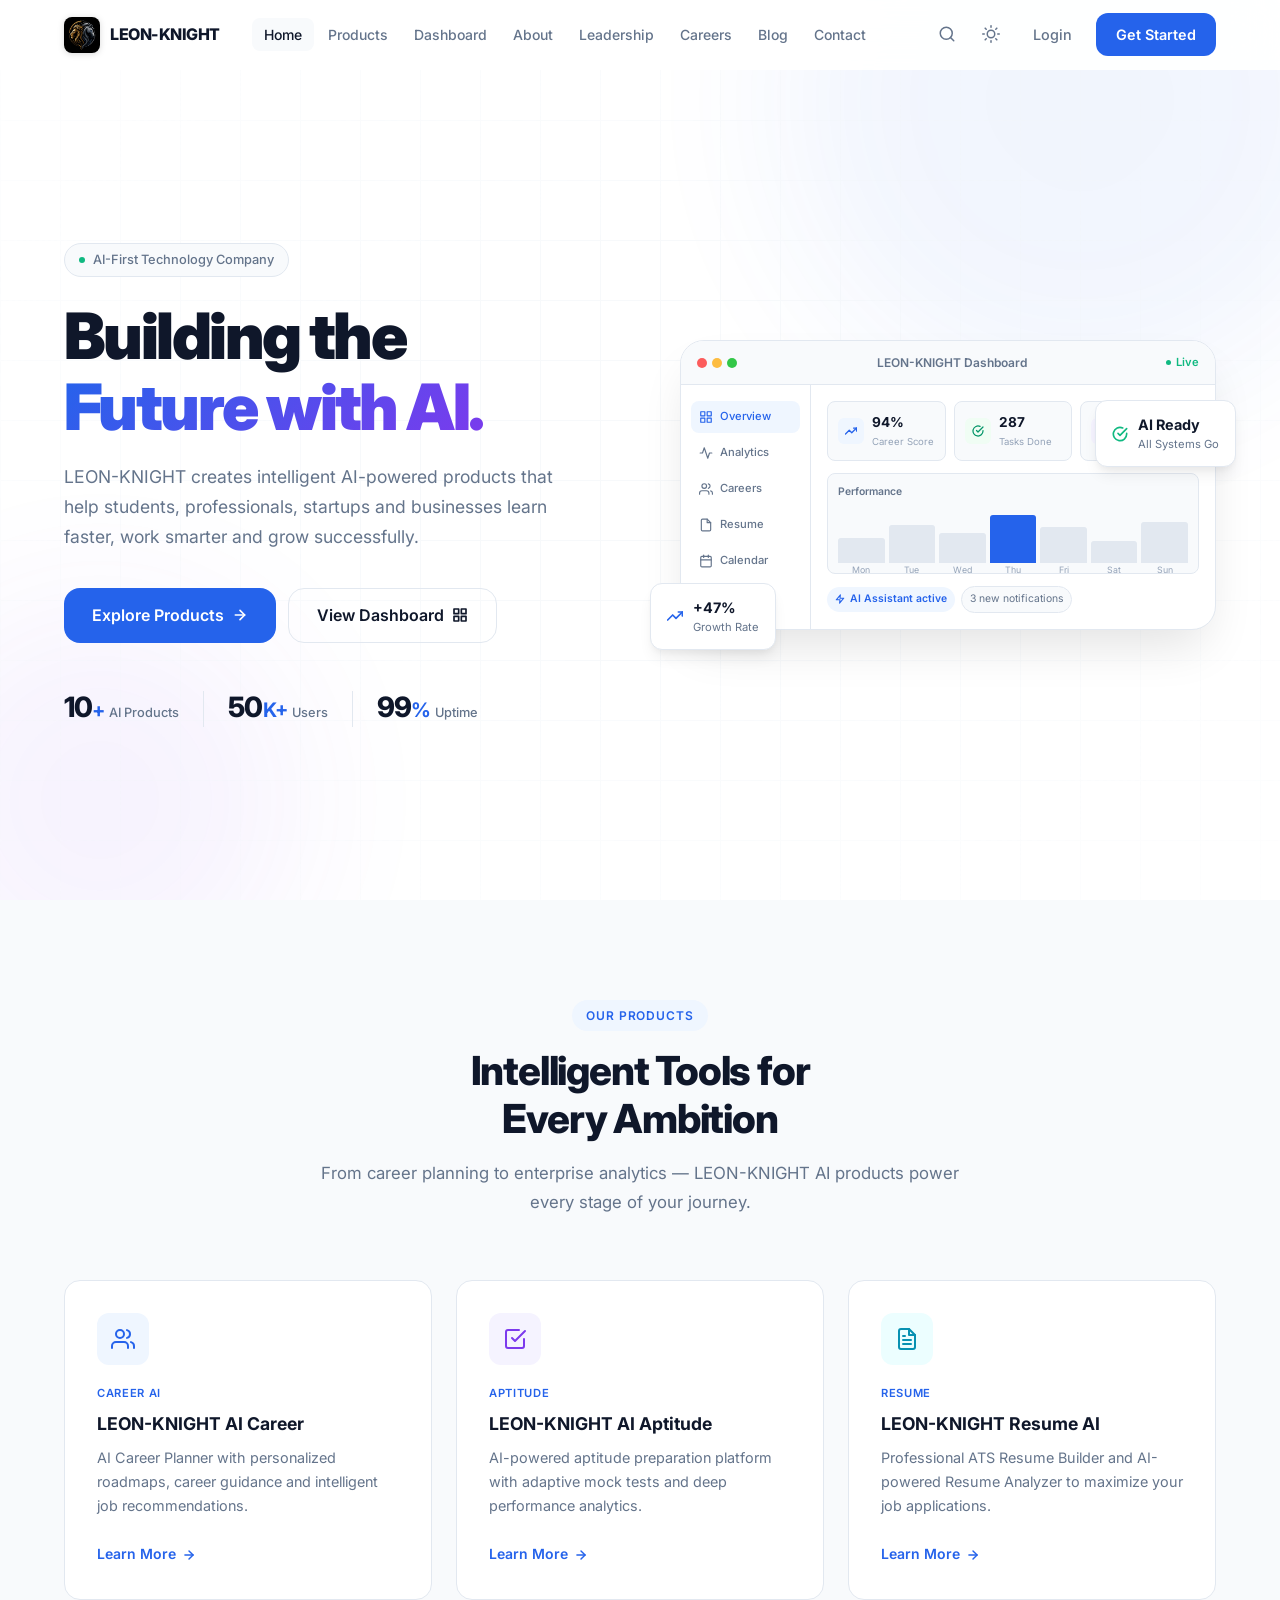
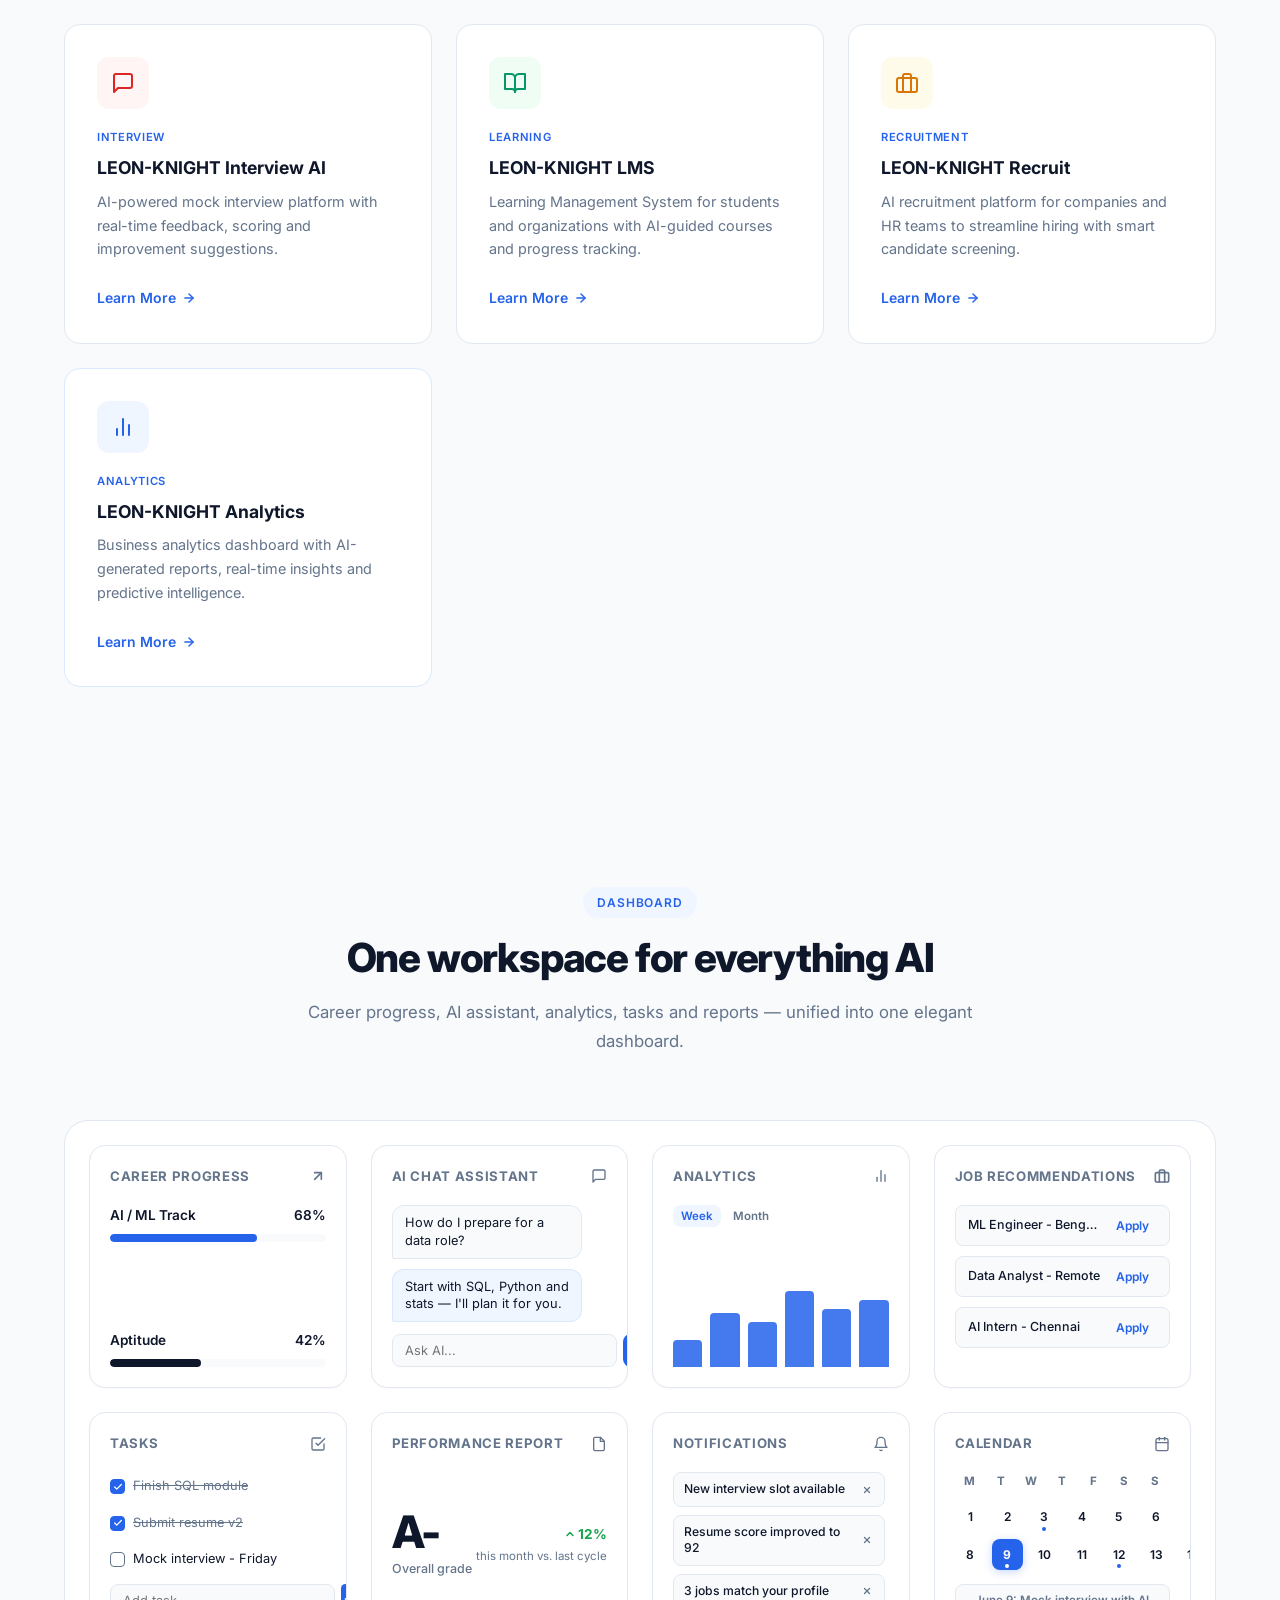
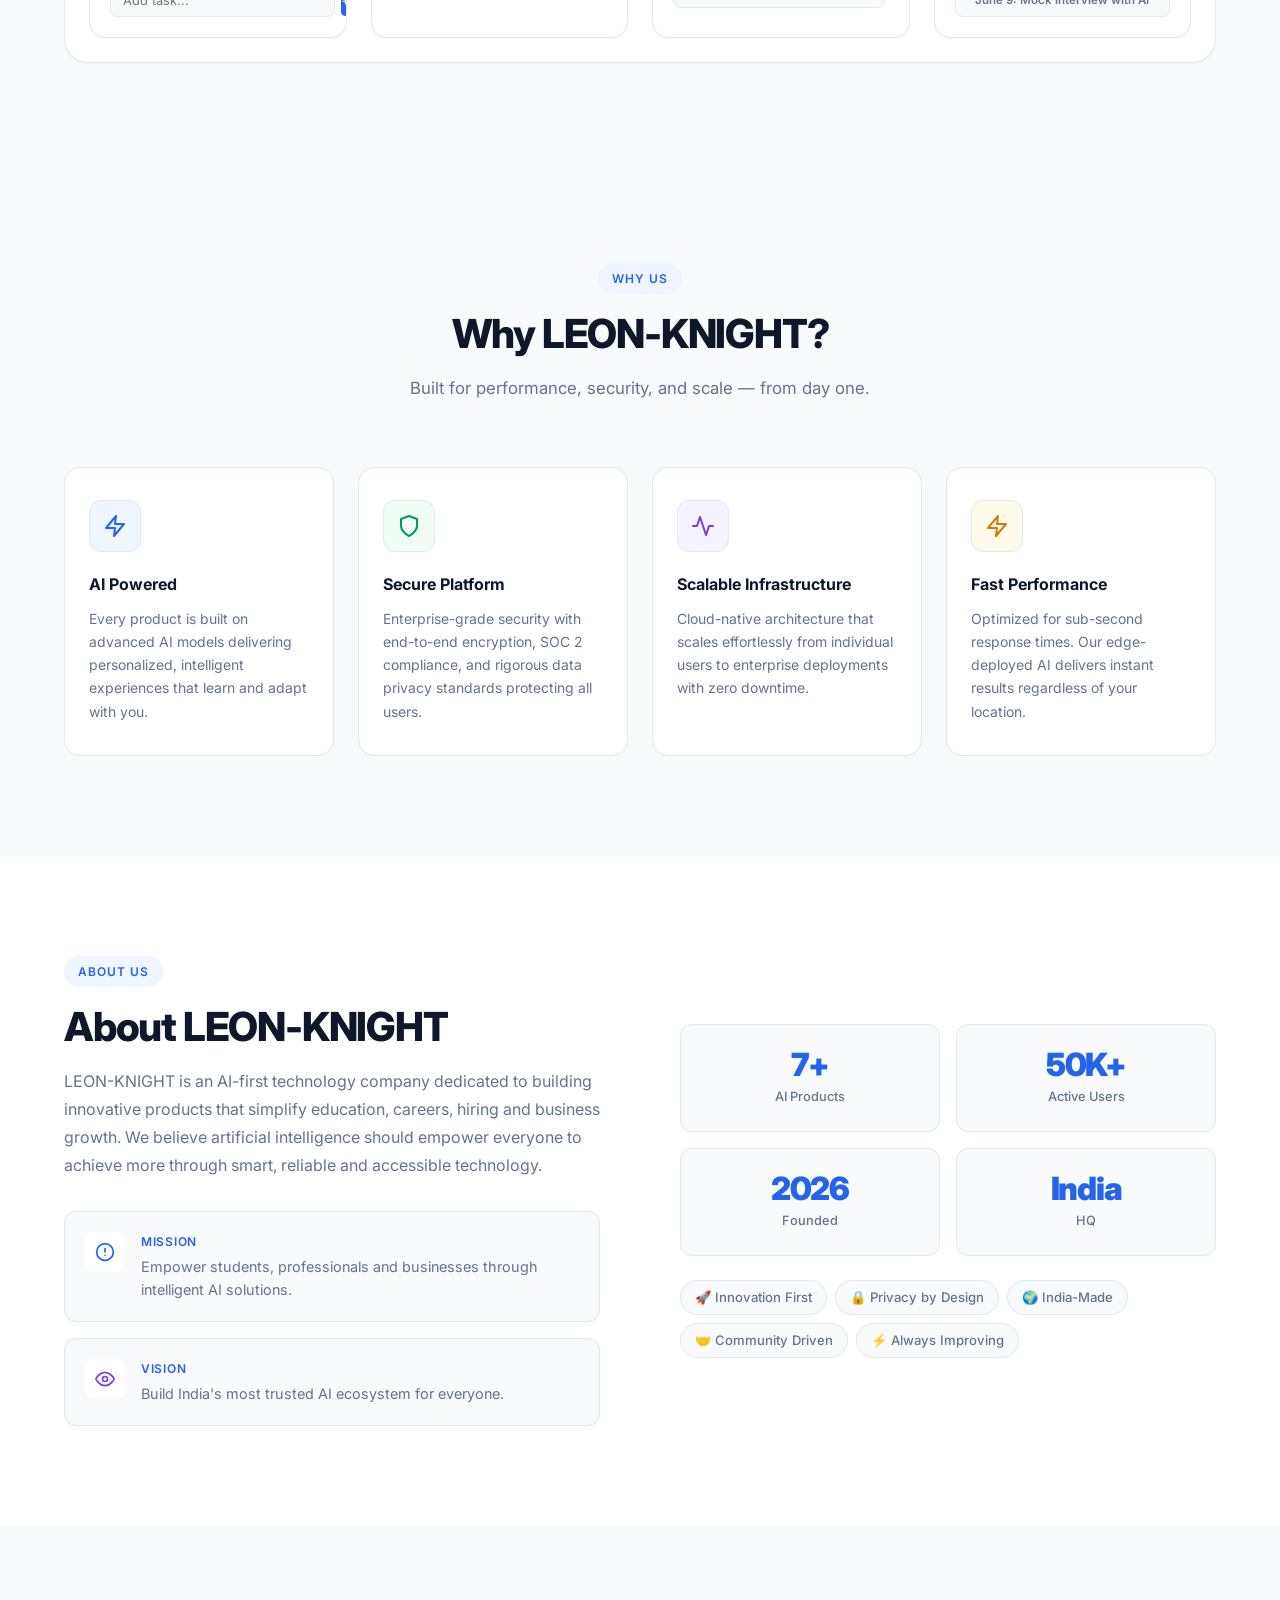
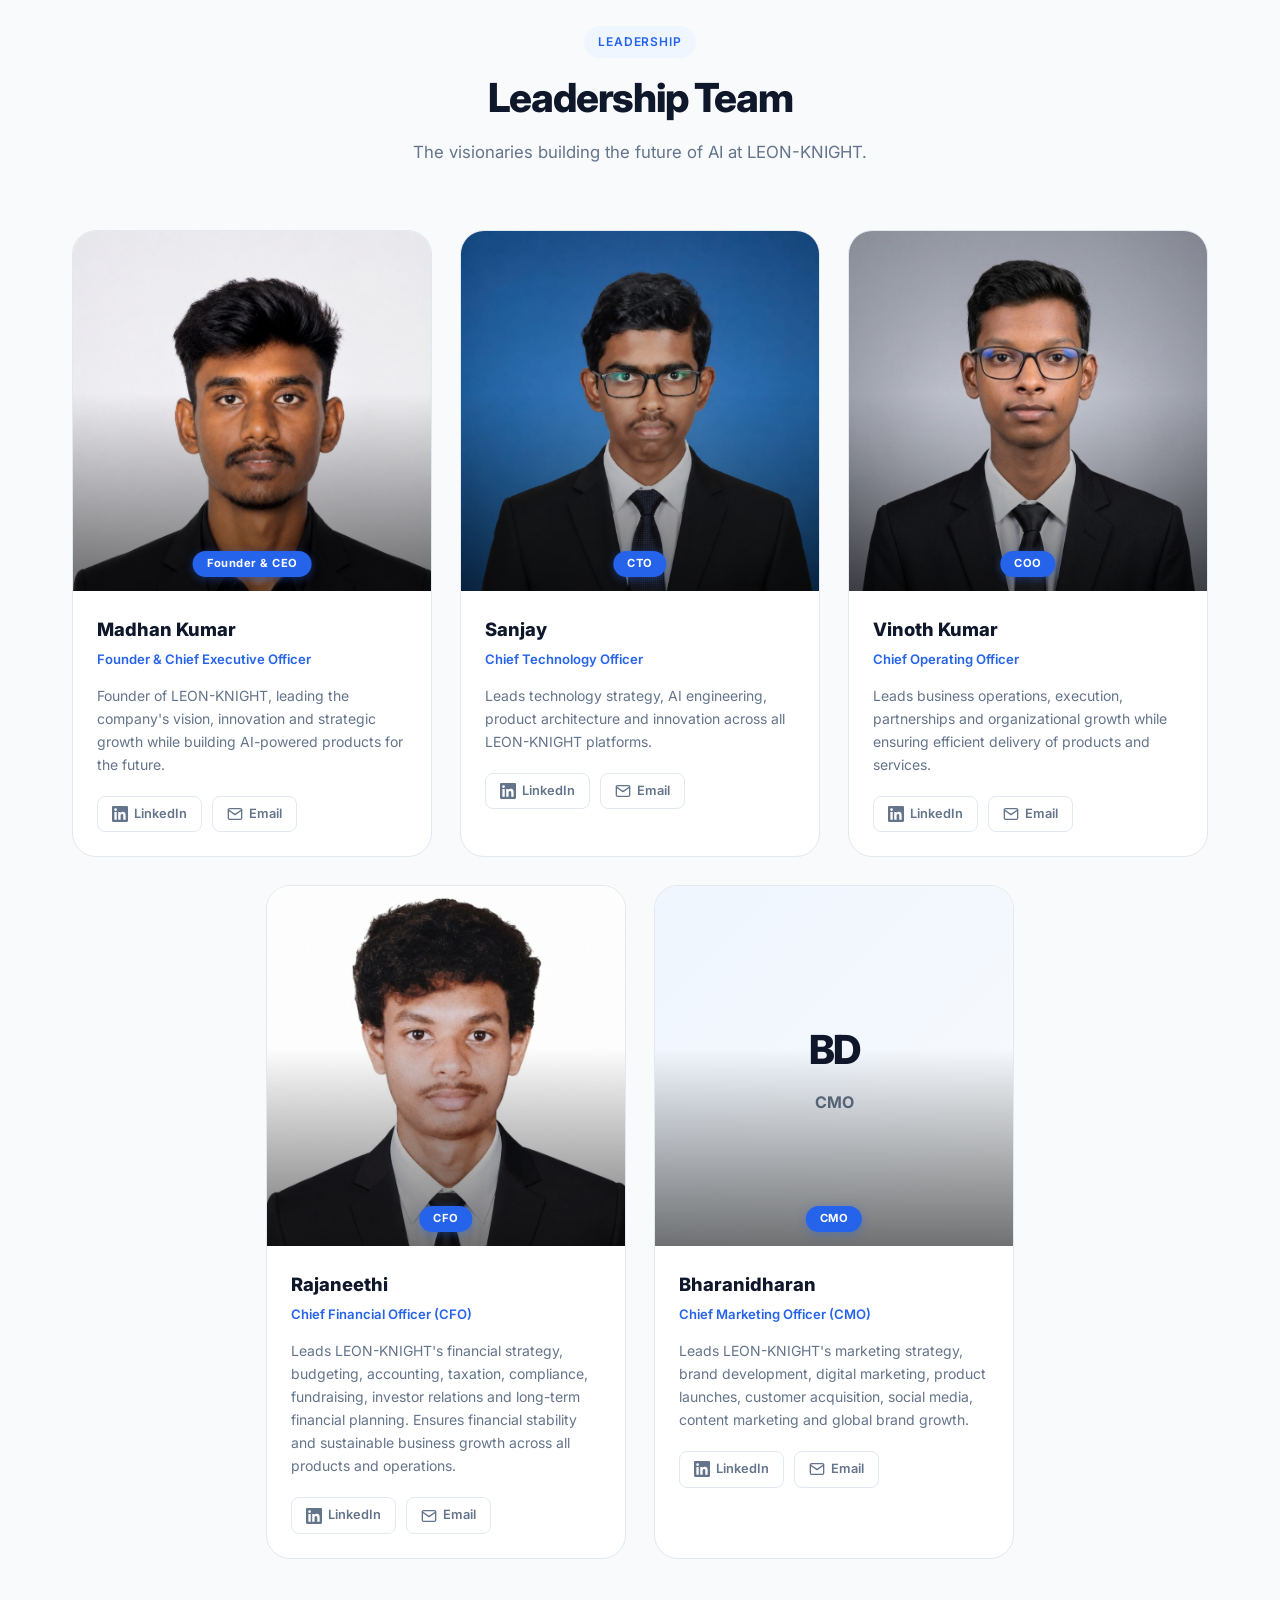
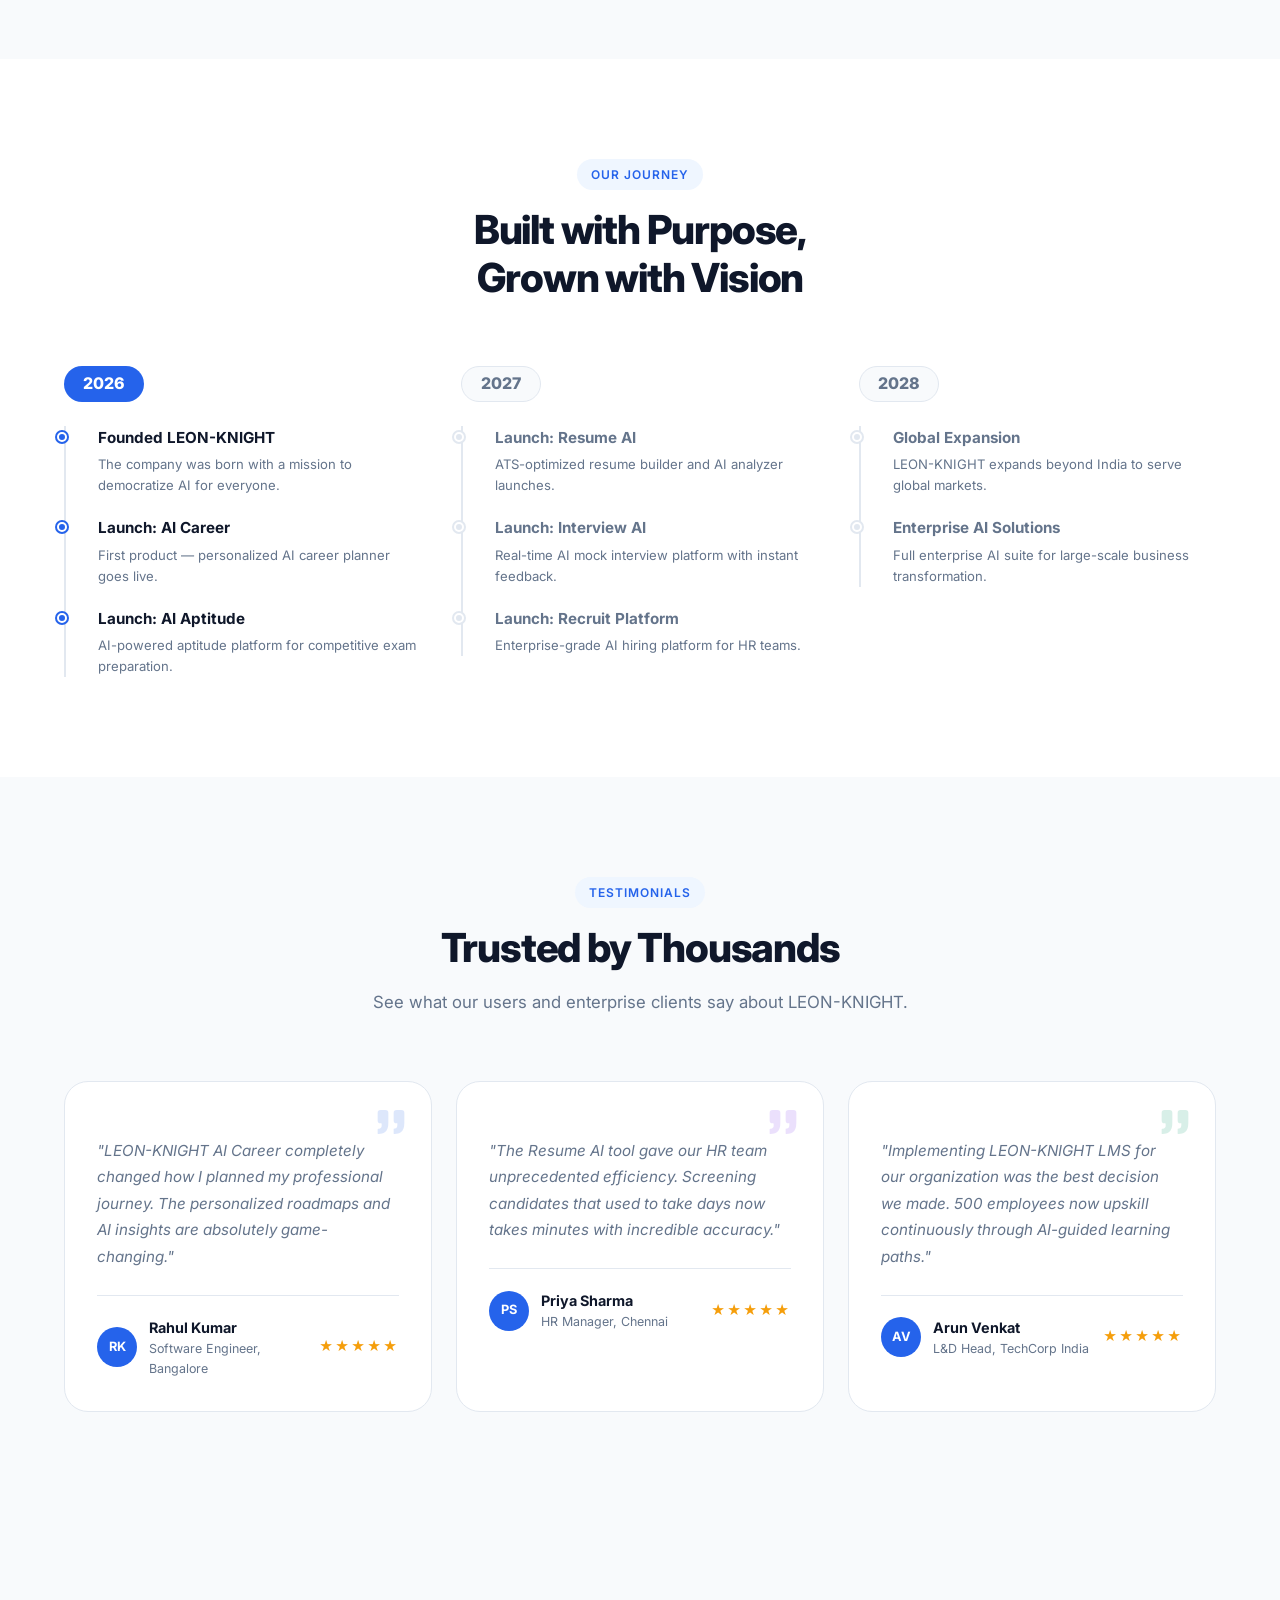
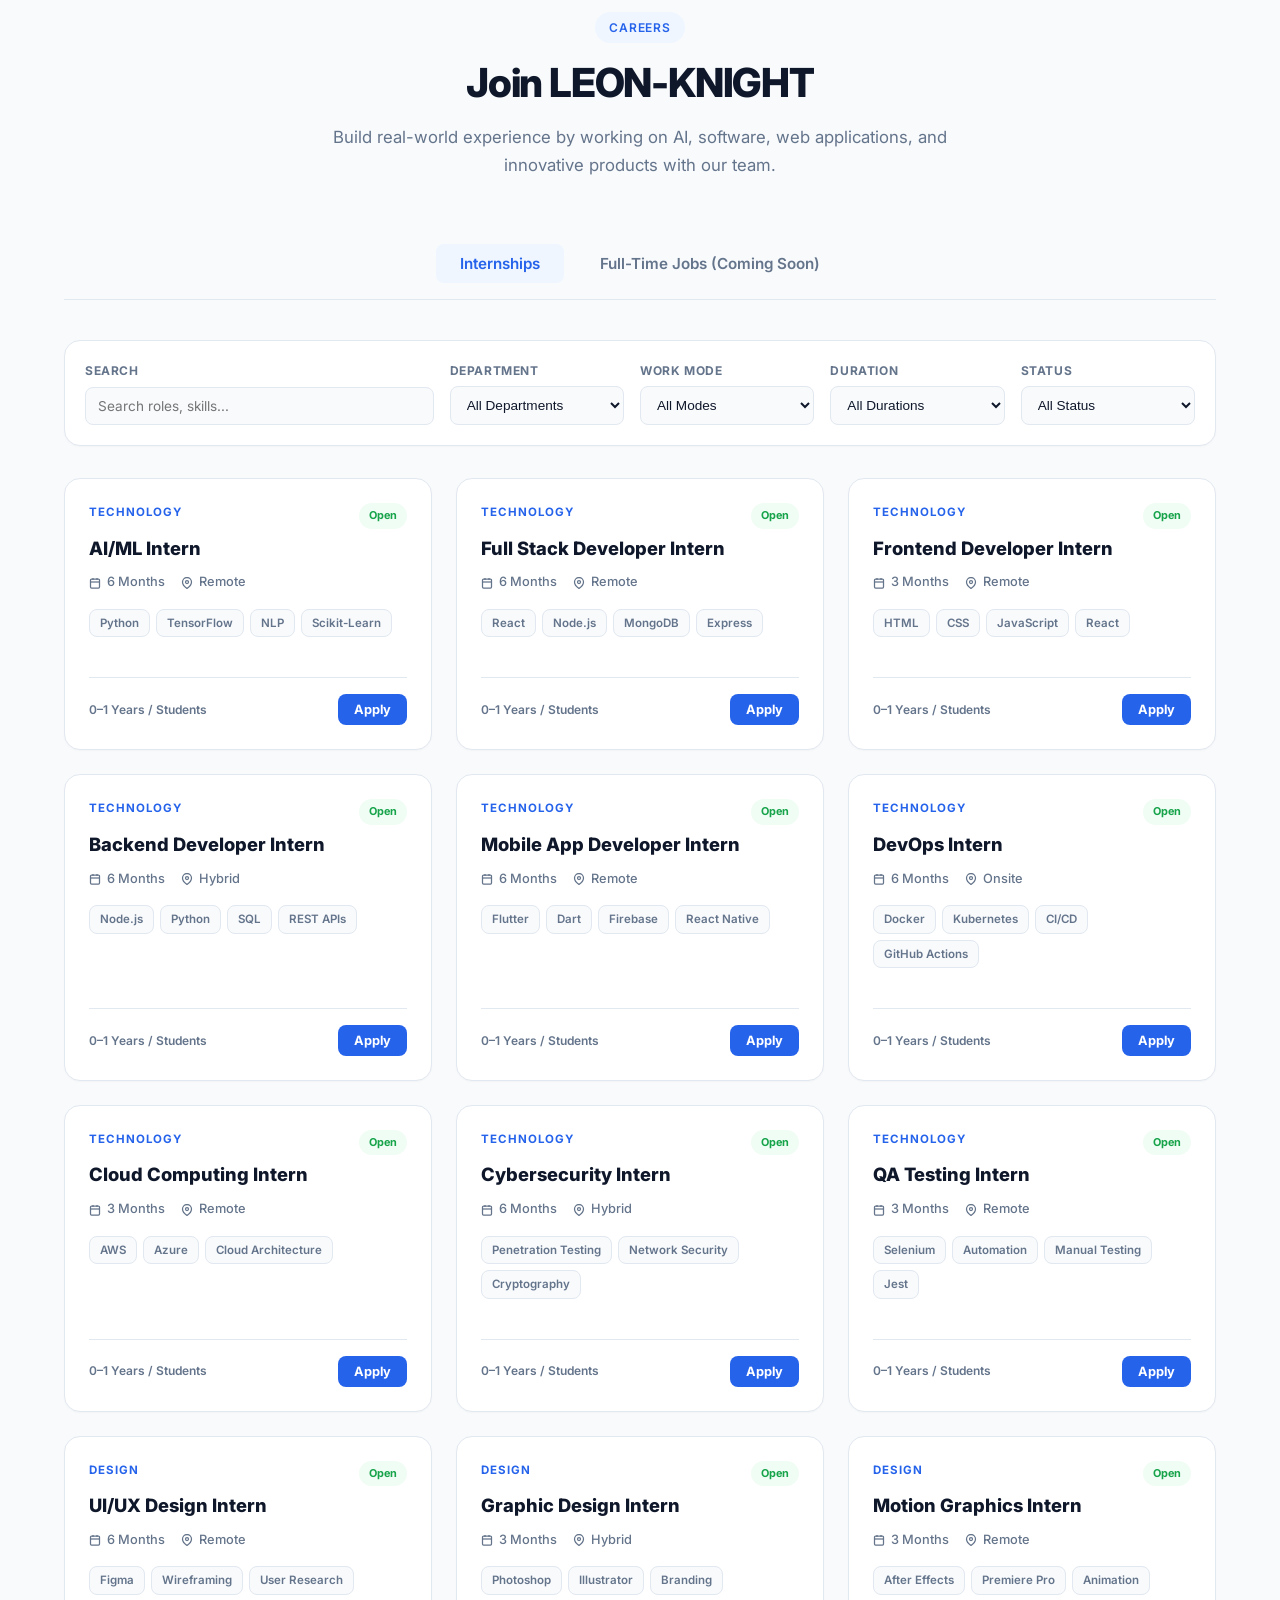
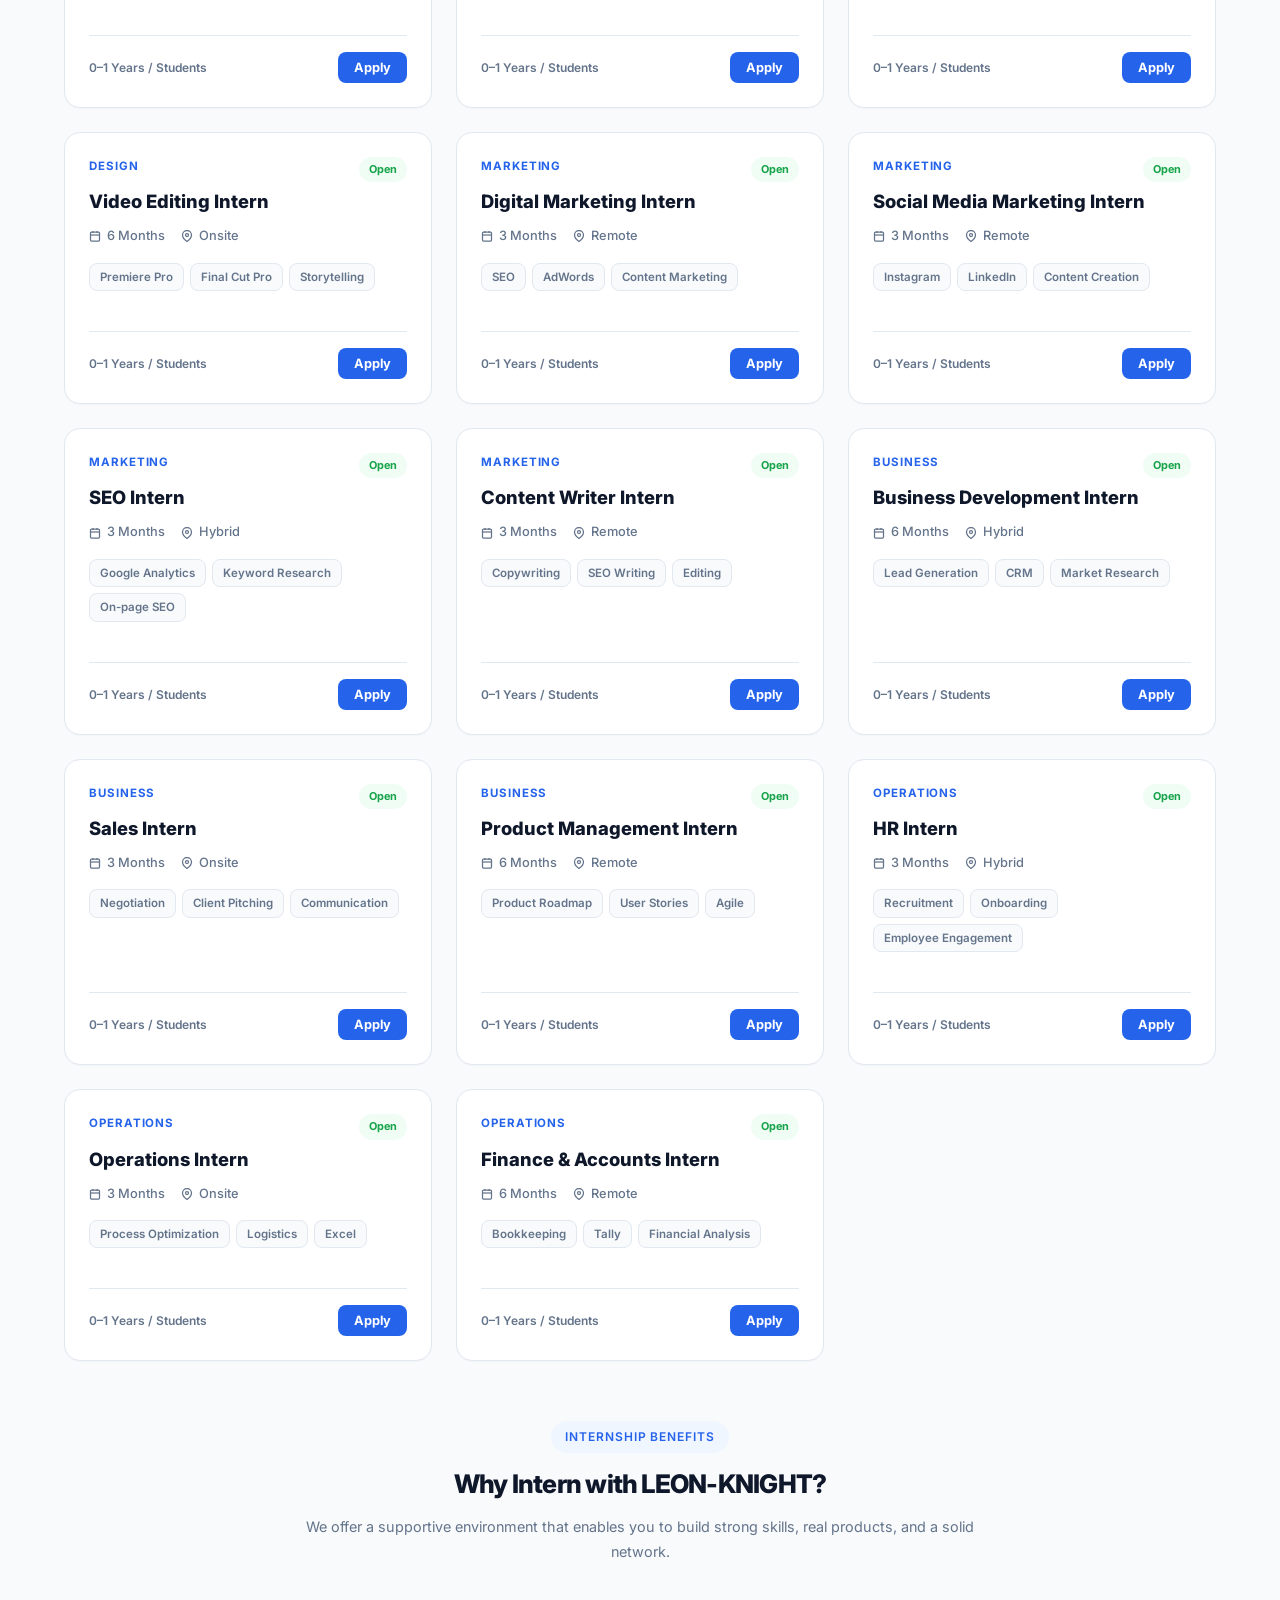
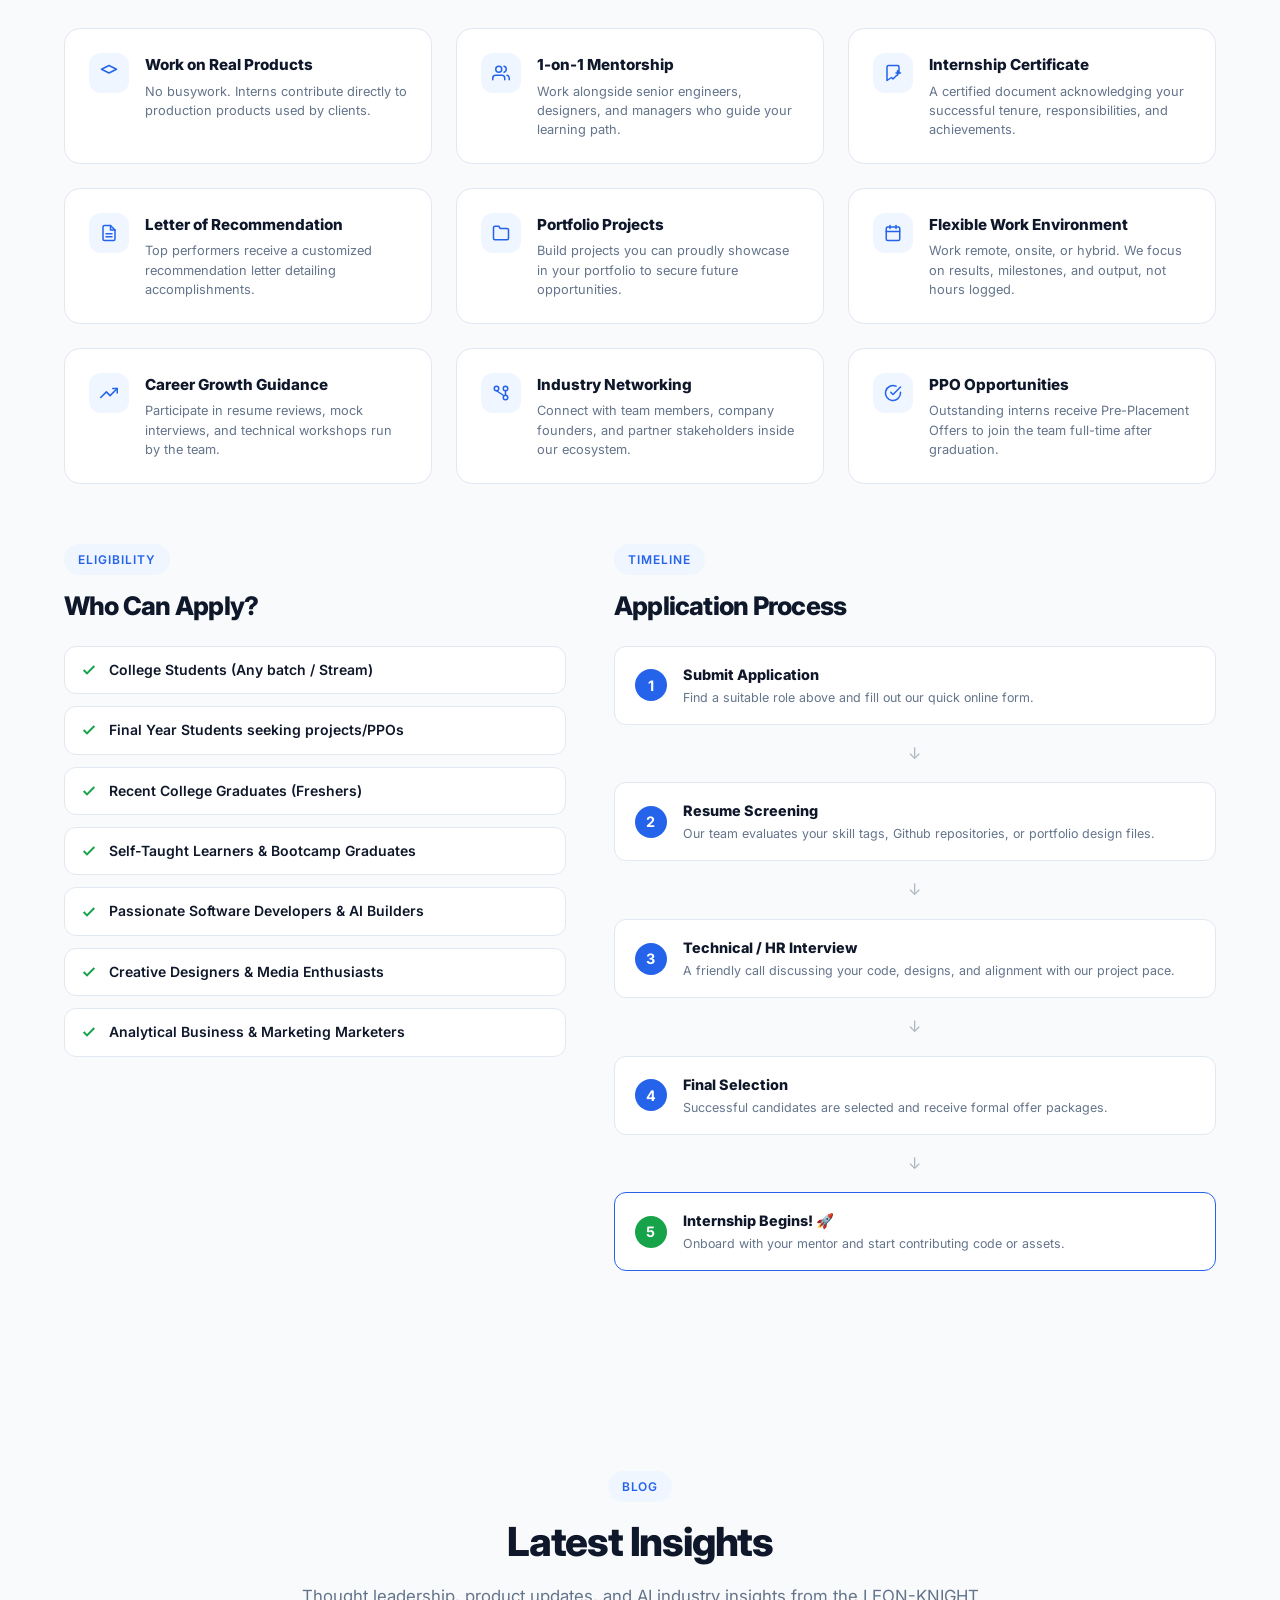
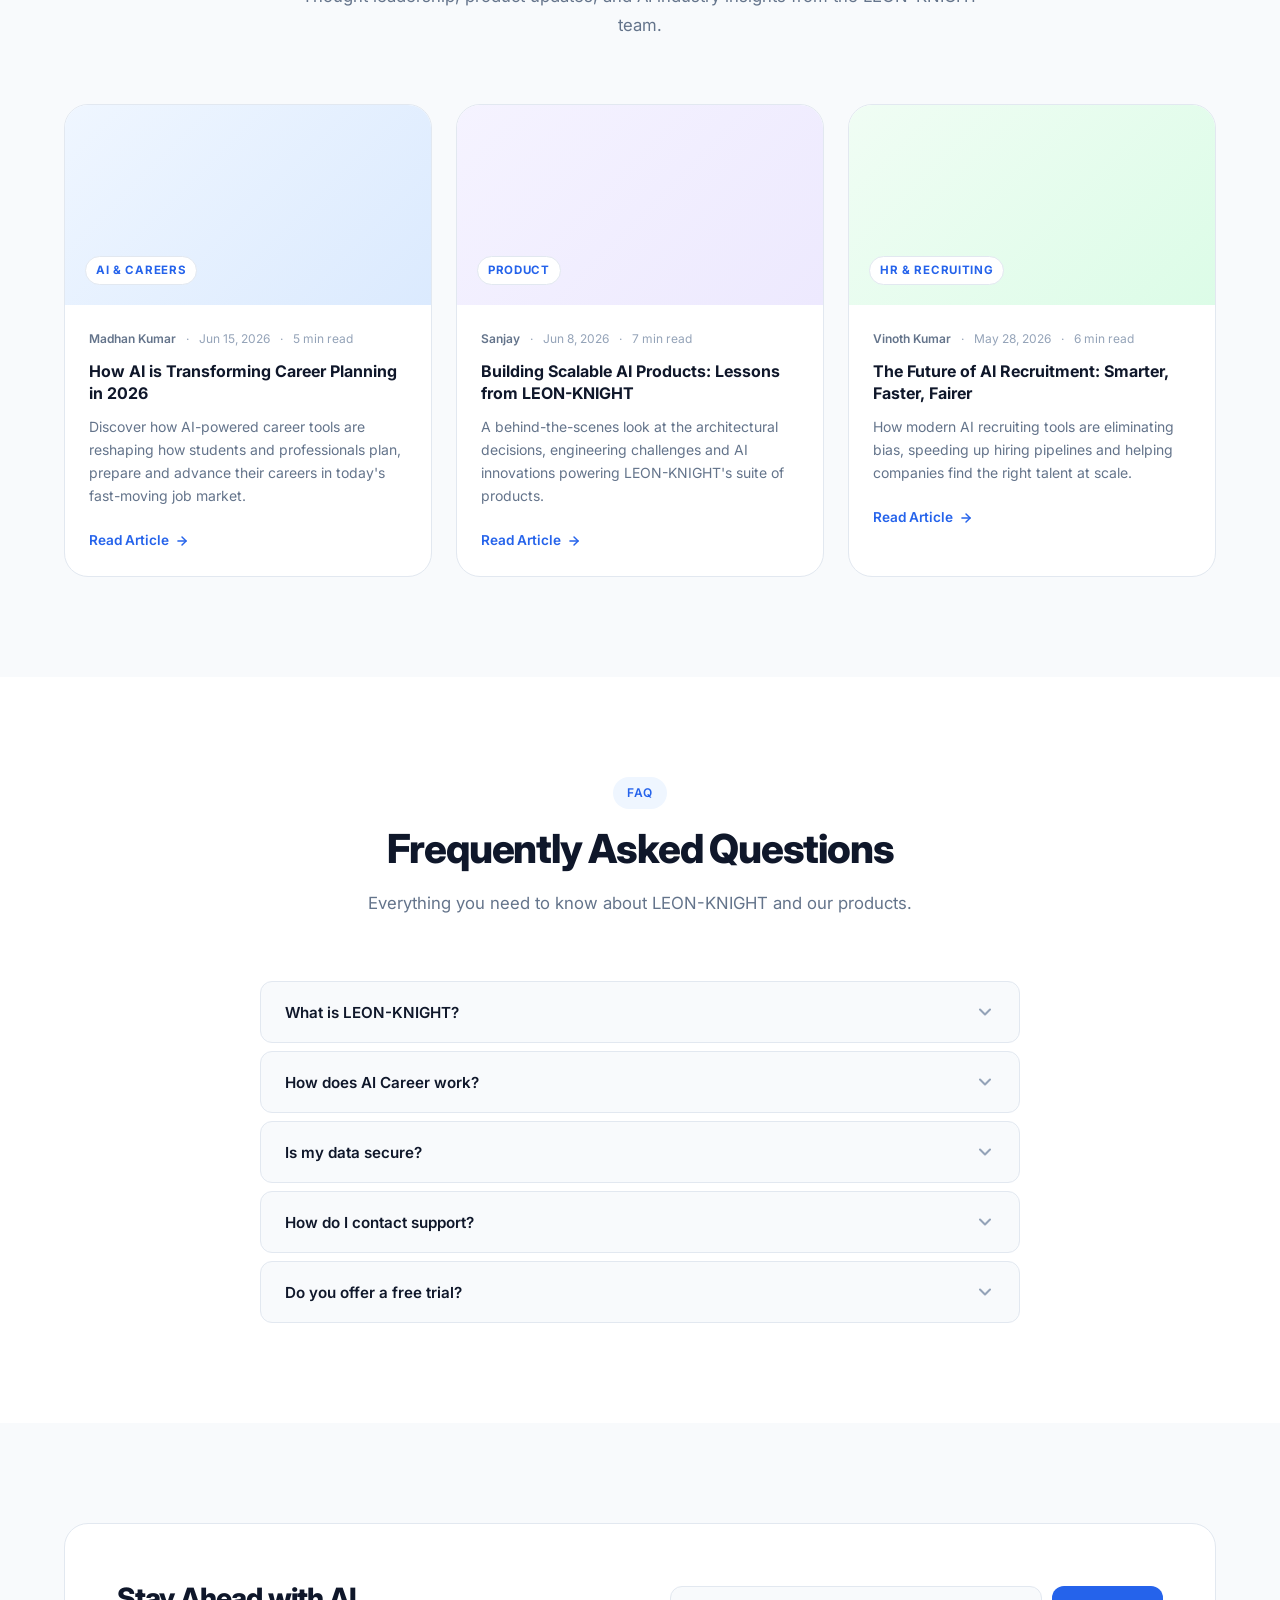
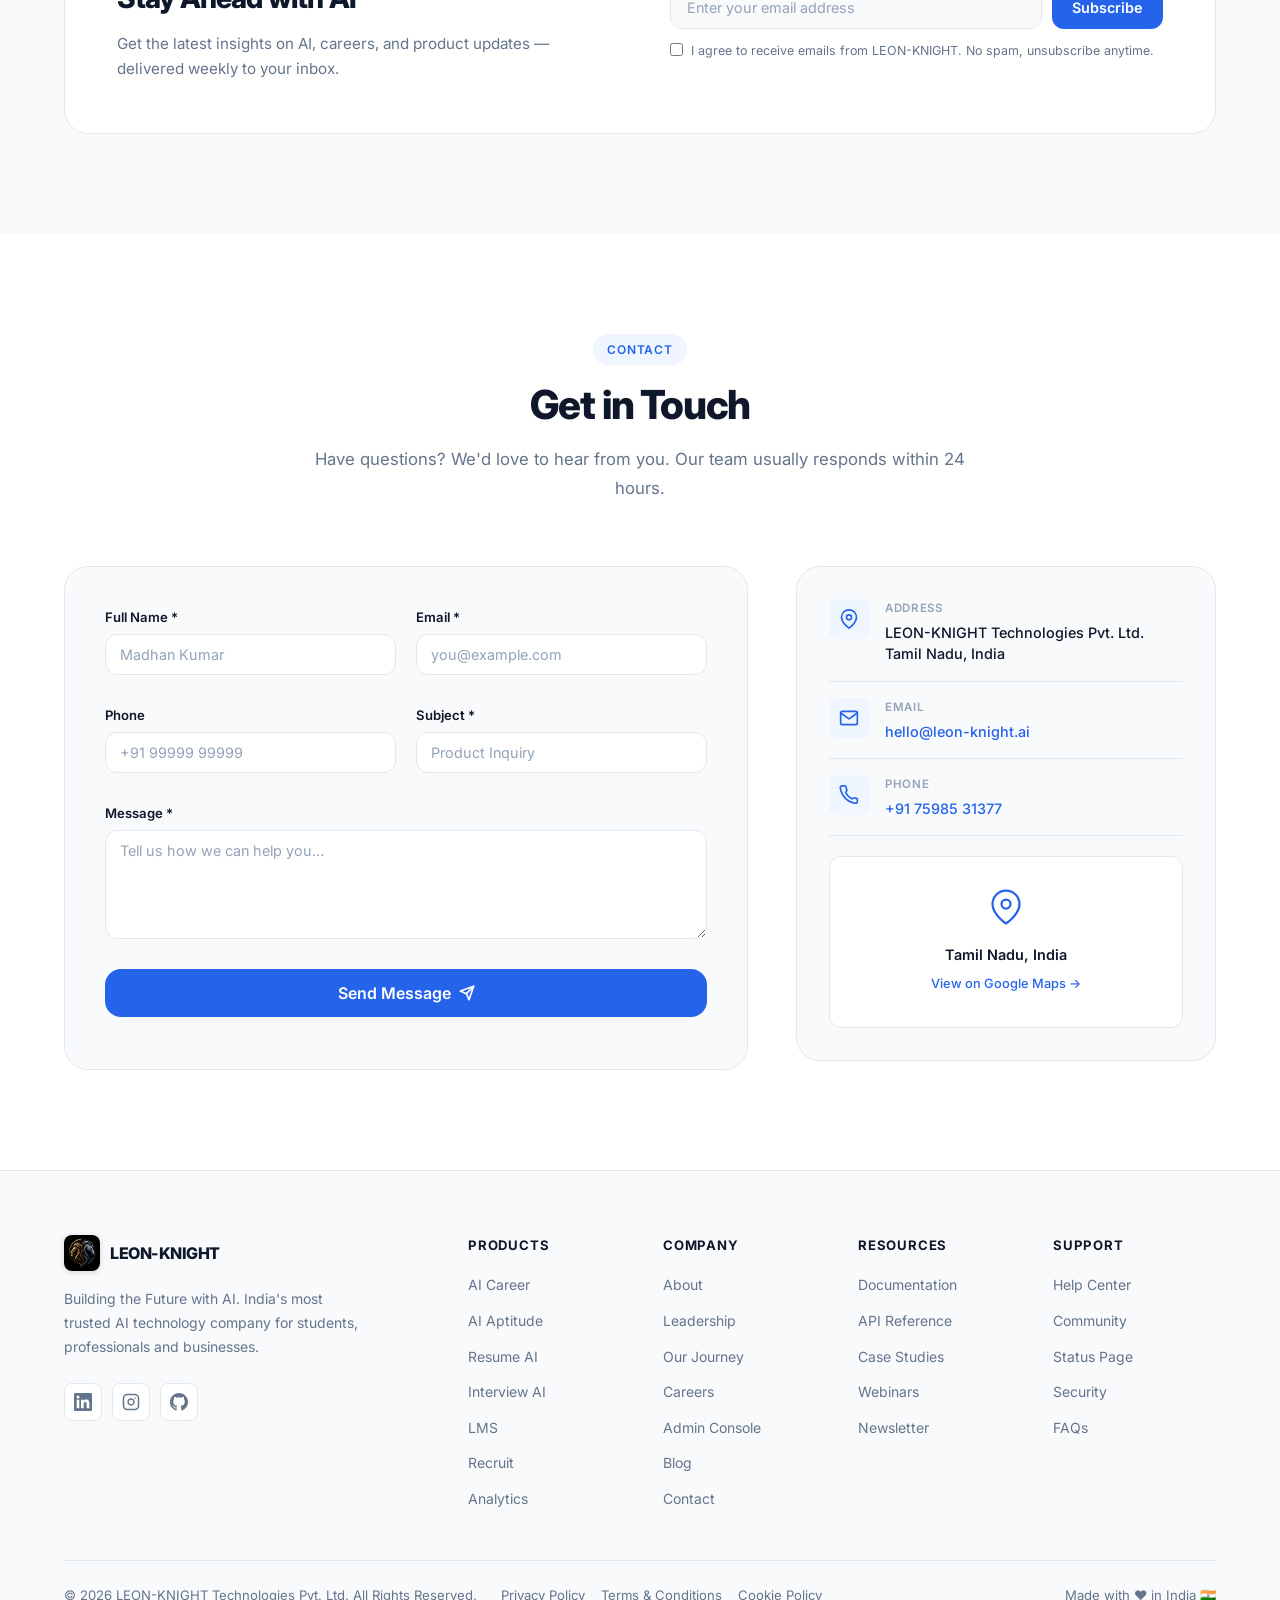
<file: index.html>
<!DOCTYPE html>
<html lang="en" data-theme="light">
<head>
  <meta charset="UTF-8" />
  <meta name="viewport" content="width=device-width, initial-scale=1.0" />
  <meta name="description" content="LEON-KNIGHT is an AI-first technology company building intelligent products for students, professionals, startups and businesses." />
  <meta name="keywords" content="LEON-KNIGHT, AI, artificial intelligence, career, aptitude, resume, interview, LMS, recruitment, analytics" />
  <meta name="author" content="LEON-KNIGHT" />
  <meta property="og:title" content="LEON-KNIGHT — Building the Future with AI" />
  <meta property="og:description" content="AI-powered products for students, professionals, startups and businesses." />
  <meta property="og:type" content="website" />
  <title>LEON-KNIGHT — Building the Future with AI</title>
  <link rel="preconnect" href="https://fonts.googleapis.com" />
  <link rel="preconnect" href="https://fonts.gstatic.com" crossorigin />
  <link href="https://fonts.googleapis.com/css2?family=Inter:wght@300;400;500;600;700;800;900&display=swap" rel="stylesheet" />
  <link rel="stylesheet" href="style.css" />
  <style>
    /* ── DASHBOARD VARIABLES ── */
    :root {
      --dash-bg: #F8FAFC;
      --card-bg: #ffffff;
      --card-border: #E2E8F0;
      --card-shadow: 0 1px 3px rgba(0,0,0,0.02), 0 1px 2px rgba(0,0,0,0.01);
      --outer-card-bg: #ffffff;
      --outer-card-border: #E2E8F0;
      --text-muted: #64748B;
      --input-bg: #F8FAFC;
      --scroll-thumb: #CBD5E1;
      --accent-color: #2563EB;
      --accent-hover: #1D4ED8;
      --accent-light: #EFF6FF;
      --text-dark: #0F172A;
      --success-bg: #F0FDF4;
      --success-text: #16A34A;
      --error-bg: #FEF2F2;
      --error-text: #DC2626;
    }

    [data-theme="dark"] {
      --dash-bg: #0A0F1E;
      --card-bg: #0F172A;
      --card-border: #1E293B;
      --card-shadow: 0 4px 6px -1px rgba(0,0,0,0.2), 0 2px 4px -1px rgba(0,0,0,0.1);
      --outer-card-bg: #111827;
      --outer-card-border: #1E293B;
      --text-muted: #94A3B8;
      --input-bg: #1E293B;
      --scroll-thumb: #334155;
      --accent-color: #3B82F6;
      --accent-hover: #2563EB;
      --accent-light: #1E3A8A;
      --text-dark: #F8FAFC;
      --success-bg: rgba(22,163,74,0.15);
      --success-text: #4ADE80;
      --error-bg: rgba(220,38,38,0.15);
      --error-text: #F87171;
    }

    /* ── DASHBOARD WORKSPACE CONTAINER ── */
    .dashboard-section {
      background: var(--dash-bg);
      transition: background var(--transition-slow);
    }

    /* Outer Wrapper Card enclosing all widgets */
    .dashboard-outer-card {
      background: var(--outer-card-bg);
      border: 1px solid var(--outer-card-border);
      border-radius: var(--radius-xl);
      padding: 24px;
      box-shadow: var(--card-shadow);
      transition: all 0.4s ease;
    }

    /* Grid of 4 columns and 2 rows */
    .dashboard-grid {
      display: grid;
      grid-template-columns: repeat(4, 1fr);
      gap: 24px;
    }

    /* Individual Card Style */
    .widget-card {
      background: var(--card-bg);
      border: 1px solid var(--card-border);
      border-radius: var(--radius-lg);
      padding: 20px;
      display: flex;
      flex-direction: column;
      box-shadow: var(--card-shadow);
      transition: transform 0.3s var(--transition), box-shadow 0.3s var(--transition), border-color 0.3s;
      position: relative;
      overflow: hidden;
      min-height: 220px;
    }

    .widget-card:hover {
      transform: translateY(-2px);
      box-shadow: 0 10px 20px rgba(0,0,0,0.04);
      border-color: var(--accent-color);
    }

    [data-theme="dark"] .widget-card:hover {
      box-shadow: 0 10px 20px rgba(0,0,0,0.3);
    }

    /* Widget Header */
    .widget-header {
      display: flex;
      justify-content: space-between;
      align-items: center;
      margin-bottom: 18px;
    }

    .widget-title {
      font-size: 0.825rem;
      font-weight: 700;
      color: var(--text-muted);
      text-transform: uppercase;
      letter-spacing: 0.05em;
    }

    .widget-icon {
      color: var(--text-muted);
      display: flex;
      align-items: center;
      justify-content: center;
      transition: color 0.2s;
    }

    .widget-card:hover .widget-icon {
      color: var(--accent-color);
    }

    .widget-body {
      flex: 1;
      display: flex;
      flex-direction: column;
      justify-content: space-between;
    }

    /* ── WIDGET SPECIFICS ── */

    /* 1. Career Progress */
    .progress-item {
      margin-bottom: 16px;
    }
    .progress-item:last-child {
      margin-bottom: 0;
    }

    .progress-label-row {
      display: flex;
      justify-content: space-between;
      font-size: 0.85rem;
      font-weight: 600;
      color: var(--text-dark);
      margin-bottom: 8px;
    }

    .progress-track {
      width: 100%;
      height: 8px;
      background: var(--input-bg);
      border-radius: 99px;
      overflow: hidden;
      position: relative;
    }

    .progress-fill {
      height: 100%;
      border-radius: 99px;
      width: 0; /* Animated via JS */
      transition: width 1.2s cubic-bezier(0.1, 0.8, 0.2, 1);
    }

    .progress-fill.blue {
      background: var(--accent-color);
    }

    .progress-fill.dark {
      background: var(--text-dark);
    }

    /* 2. AI Chat Assistant */
    .chat-messages {
      flex: 1;
      overflow-y: auto;
      max-height: 130px;
      margin-bottom: 12px;
      padding-right: 4px;
      display: flex;
      flex-direction: column;
      gap: 10px;
      text-align: left;
    }

    .chat-messages::-webkit-scrollbar {
      width: 4px;
    }
    .chat-messages::-webkit-scrollbar-thumb {
      background: var(--scroll-thumb);
      border-radius: 99px;
    }

    .chat-bubble {
      padding: 8px 12px;
      border-radius: var(--radius);
      font-size: 0.8rem;
      line-height: 1.4;
      max-width: 90%;
      word-wrap: break-word;
      animation: bubbleAppear 0.3s ease forwards;
    }

    .chat-bubble.user {
      background: var(--input-bg);
      color: var(--text-dark);
      align-self: flex-start;
      border-bottom-left-radius: 2px;
      border: 1px solid var(--card-border);
    }

    .chat-bubble.bot {
      background: var(--accent-light);
      color: var(--text-dark);
      align-self: flex-start;
      border-bottom-left-radius: 2px;
      border: 1px solid rgba(37,99,235,0.1);
    }

    .typing-indicator {
      display: flex;
      gap: 4px;
      padding: 8px 12px;
      background: var(--accent-light);
      border-radius: var(--radius);
      align-self: flex-start;
      border-bottom-left-radius: 2px;
      display: none;
    }

    .typing-dot {
      width: 6px;
      height: 6px;
      background: var(--text-muted);
      border-radius: 50%;
      animation: bounce 1.4s infinite ease-in-out both;
    }
    .typing-dot:nth-child(1) { animation-delay: -0.32s; }
    .typing-dot:nth-child(2) { animation-delay: -0.16s; }

    .chat-input-row {
      display: flex;
      gap: 6px;
      position: relative;
    }

    .chat-input {
      flex: 1;
      padding: 8px 12px;
      font-size: 0.8rem;
      border: 1px solid var(--card-border);
      border-radius: var(--radius-sm);
      background: var(--input-bg);
      color: var(--text-dark);
      outline: none;
      transition: all var(--transition);
    }

    .chat-input:focus {
      border-color: var(--accent-color);
      box-shadow: 0 0 0 2px rgba(37,99,235,0.1);
    }

    .chat-send-btn {
      padding: 8px 12px;
      background: var(--accent-color);
      color: #ffffff;
      font-size: 0.8rem;
      font-weight: 600;
      border-radius: var(--radius-sm);
      transition: background var(--transition);
      display: flex;
      align-items: center;
      justify-content: center;
      border: none;
      cursor: pointer;
    }

    .chat-send-btn:hover {
      background: var(--accent-hover);
    }

    /* 3. Analytics Chart */
    .chart-container-card {
      flex: 1;
      display: flex;
      flex-direction: column;
      justify-content: space-between;
    }

    .chart-tabs-row {
      display: flex;
      gap: 4px;
      margin-bottom: 12px;
    }

    .chart-tab-btn {
      padding: 4px 8px;
      font-size: 0.72rem;
      font-weight: 600;
      border-radius: var(--radius-sm);
      background: transparent;
      color: var(--text-muted);
      transition: all var(--transition);
      border: none;
      cursor: pointer;
    }

    .chart-tab-btn.active {
      background: var(--accent-light);
      color: var(--accent-color);
    }

    .analytics-chart {
      height: 100px;
      display: flex;
      align-items: flex-end;
      justify-content: space-between;
      gap: 8px;
      padding-top: 10px;
    }

    .analytics-bar-wrap {
      flex: 1;
      height: 100%;
      display: flex;
      flex-direction: column;
      justify-content: flex-end;
      align-items: center;
      position: relative;
    }

    .analytics-bar {
      width: 100%;
      background: var(--accent-color);
      border-top-left-radius: 4px;
      border-top-right-radius: 4px;
      transition: height 0.6s cubic-bezier(0.4, 0, 0.2, 1);
      cursor: pointer;
      position: relative;
      opacity: 0.85;
    }

    .analytics-bar:hover {
      opacity: 1;
      filter: brightness(1.05);
    }

    /* Bar tooltip overlay */
    .bar-tooltip {
      position: absolute;
      top: -28px;
      left: 50%;
      transform: translateX(-50%) scale(0.85);
      background: var(--text-dark);
      color: var(--bg);
      font-size: 0.68rem;
      font-weight: 700;
      padding: 3px 6px;
      border-radius: 4px;
      pointer-events: none;
      opacity: 0;
      transition: all 0.2s ease;
      white-space: nowrap;
      box-shadow: var(--shadow-sm);
    }

    .analytics-bar:hover .bar-tooltip {
      opacity: 1;
      transform: translateX(-50%) scale(1);
    }

    /* 4. Job Recommendations */
    .job-list {
      display: flex;
      flex-direction: column;
      gap: 10px;
    }

    .job-item {
      display: flex;
      justify-content: space-between;
      align-items: center;
      padding: 8px 12px;
      background: var(--input-bg);
      border: 1px solid var(--card-border);
      border-radius: var(--radius-sm);
      font-size: 0.78rem;
      font-weight: 500;
      color: var(--text-dark);
      transition: transform var(--transition), border-color var(--transition);
    }

    .job-item:hover {
      transform: translateX(2px);
      border-color: var(--accent-color);
    }

    .job-info {
      white-space: nowrap;
      overflow: hidden;
      text-overflow: ellipsis;
      max-width: 70%;
      text-align: left;
    }

    .job-apply-btn {
      color: var(--accent-color);
      font-weight: 600;
      background: transparent;
      font-size: 0.75rem;
      transition: all var(--transition);
      padding: 4px 8px;
      border-radius: 4px;
      border: none;
      cursor: pointer;
    }

    .job-apply-btn:hover {
      background: var(--accent-light);
    }

    .job-apply-btn.applied {
      color: var(--success-text);
      background: var(--success-bg);
      pointer-events: none;
    }

    /* 5. Tasks Checklists */
    .task-list-container {
      display: flex;
      flex-direction: column;
      height: 100%;
      justify-content: space-between;
    }

    .task-list {
      display: flex;
      flex-direction: column;
      gap: 8px;
      max-height: 120px;
      overflow-y: auto;
      padding-right: 4px;
    }

    .task-list::-webkit-scrollbar {
      width: 4px;
    }
    .task-list::-webkit-scrollbar-thumb {
      background: var(--scroll-thumb);
      border-radius: 99px;
    }

    .task-item {
      display: flex;
      align-items: center;
      gap: 8px;
      font-size: 0.8rem;
      color: var(--text-dark);
      cursor: pointer;
      transition: color var(--transition);
      padding: 4px 0;
      text-align: left;
    }

    .task-checkbox {
      width: 15px;
      height: 15px;
      border-radius: 4px;
      border: 1.5px solid var(--text-muted);
      display: flex;
      align-items: center;
      justify-content: center;
      transition: all var(--transition);
      flex-shrink: 0;
      color: #ffffff;
    }

    .task-checkbox svg {
      display: none;
    }

    .task-item.completed {
      color: var(--text-muted);
    }

    .task-item.completed .task-checkbox {
      background: var(--accent-color);
      border-color: var(--accent-color);
    }

    .task-item.completed .task-checkbox svg {
      display: block;
    }

    .task-item.completed .task-text {
      text-decoration: line-through;
    }

    .task-input-row {
      display: flex;
      gap: 6px;
      margin-top: 10px;
    }

    .task-add-btn {
      width: 32px;
      height: 32px;
      background: var(--accent-color);
      color: #ffffff;
      border-radius: var(--radius-sm);
      display: flex;
      align-items: center;
      justify-content: center;
      transition: background var(--transition);
      border: none;
      cursor: pointer;
    }

    .task-add-btn:hover {
      background: var(--accent-hover);
    }

    /* 6. Performance Report */
    .perf-body {
      display: flex;
      align-items: center;
      justify-content: space-between;
      flex: 1;
    }

    .perf-grade-wrap {
      display: flex;
      flex-direction: column;
      text-align: left;
    }

    .perf-grade {
      font-size: 2.8rem;
      font-weight: 800;
      color: var(--text-dark);
      line-height: 1;
      letter-spacing: -0.04em;
    }

    .perf-grade-label {
      font-size: 0.78rem;
      color: var(--text-muted);
      font-weight: 500;
      margin-top: 4px;
    }

    .perf-change {
      display: flex;
      flex-direction: column;
      align-items: flex-end;
      text-align: right;
    }

    .perf-change-value {
      font-size: 0.85rem;
      font-weight: 700;
      color: var(--success-text);
      display: flex;
      align-items: center;
      gap: 2px;
    }

    .perf-change-period {
      font-size: 0.72rem;
      color: var(--text-muted);
      margin-top: 2px;
    }

    /* Performance Hover Breakdown Panel */
    .perf-breakdown {
      position: absolute;
      inset: 0;
      background: var(--card-bg);
      border-radius: var(--radius-lg);
      padding: 16px;
      display: flex;
      flex-direction: column;
      justify-content: center;
      gap: 8px;
      opacity: 0;
      pointer-events: none;
      transition: opacity 0.3s;
      z-index: 2;
    }

    .widget-card.widget-performance:hover .perf-breakdown {
      opacity: 1;
      pointer-events: auto;
    }

    .breakdown-title {
      font-size: 0.75rem;
      font-weight: 700;
      color: var(--text-muted);
      text-transform: uppercase;
      margin-bottom: 4px;
      text-align: left;
    }

    .breakdown-row {
      display: flex;
      justify-content: space-between;
      font-size: 0.78rem;
      font-weight: 600;
      color: var(--text-dark);
    }

    .breakdown-score {
      color: var(--accent-color);
    }

    /* 7. Notifications Widget */
    .notif-container {
      display: flex;
      flex-direction: column;
      height: 100%;
    }

    .notif-list {
      display: flex;
      flex-direction: column;
      gap: 8px;
      max-height: 140px;
      overflow-y: auto;
      padding-right: 4px;
    }

    .notif-list::-webkit-scrollbar {
      width: 4px;
    }
    .notif-list::-webkit-scrollbar-thumb {
      background: var(--scroll-thumb);
      border-radius: 99px;
    }

    .notif-item {
      display: flex;
      justify-content: space-between;
      align-items: center;
      padding: 8px 10px;
      background: var(--input-bg);
      border: 1px solid var(--card-border);
      border-radius: var(--radius-sm);
      font-size: 0.76rem;
      font-weight: 500;
      color: var(--text-dark);
      transition: all 0.2s ease;
      position: relative;
      animation: notifAppear 0.3s ease;
      text-align: left;
    }

    .notif-text {
      padding-right: 12px;
      line-height: 1.35;
    }

    .notif-dismiss {
      color: var(--text-muted);
      cursor: pointer;
      display: flex;
      align-items: center;
      justify-content: center;
      padding: 2px;
      border-radius: 50%;
      transition: background var(--transition), color var(--transition);
      flex-shrink: 0;
      border: none;
      background: transparent;
    }

    .notif-dismiss:hover {
      background: var(--border);
      color: var(--text-dark);
    }

    .notif-empty {
      display: none;
      flex-direction: column;
      align-items: center;
      justify-content: center;
      text-align: center;
      height: 100%;
      color: var(--text-muted);
      font-size: 0.8rem;
      gap: 6px;
      padding: 20px 0;
    }

    /* 8. Calendar Widget */
    .calendar-wrap {
      display: flex;
      flex-direction: column;
      height: 100%;
      justify-content: space-between;
    }

    .calendar-days-header {
      display: grid;
      grid-template-columns: repeat(7, 1fr);
      text-align: center;
      font-size: 0.72rem;
      font-weight: 700;
      color: var(--text-muted);
      margin-bottom: 6px;
    }

    .calendar-grid {
      display: grid;
      grid-template-columns: repeat(7, 1fr);
      gap: 6px;
      text-align: center;
    }

    .cal-day {
      font-size: 0.75rem;
      font-weight: 600;
      color: var(--text-dark);
      padding: 6px 0;
      border-radius: var(--radius-sm);
      cursor: pointer;
      transition: all var(--transition);
      display: flex;
      align-items: center;
      justify-content: center;
      aspect-ratio: 1;
    }

    .cal-day:hover {
      background: var(--input-bg);
      color: var(--accent-color);
    }

    .cal-day.active {
      background: var(--accent-color);
      color: #ffffff;
      font-weight: 700;
      box-shadow: 0 2px 8px rgba(37,99,235,0.25);
    }

    .cal-day.has-event {
      position: relative;
    }

    .cal-day.has-event::after {
      content: '';
      position: absolute;
      bottom: 2px;
      width: 4px;
      height: 4px;
      border-radius: 50%;
      background: var(--accent-color);
    }

    .cal-day.active.has-event::after {
      background: #ffffff;
    }

    .calendar-event-display {
      font-size: 0.72rem;
      font-weight: 600;
      color: var(--text-muted);
      background: var(--input-bg);
      border: 1px solid var(--card-border);
      border-radius: var(--radius-sm);
      padding: 6px 10px;
      margin-top: 10px;
      text-align: center;
      white-space: nowrap;
      overflow: hidden;
      text-overflow: ellipsis;
      transition: all var(--transition);
    }

    /* ── RESPONSIVE ADAPTATIONS ── */
    @media (max-width: 1200px) {
      .dashboard-grid {
        grid-template-columns: repeat(3, 1fr);
      }
    }

    @media (max-width: 900px) {
      .dashboard-grid {
        grid-template-columns: repeat(2, 1fr);
      }
      .dashboard-outer-card {
        padding: 16px;
      }
    }

    @media (max-width: 580px) {
      .dashboard-grid {
        grid-template-columns: 1fr;
      }
      .dashboard-section {
        padding: 20px 0 40px;
      }
      .dashboard-outer-card {
        border-radius: var(--radius-lg);
      }
    }
    /* ── CAREERS SYSTEM CUSTOM CSS ── */
    :root {
      --careers-bg: #F8FAFC;
      --careers-card-bg: #ffffff;
      --careers-card-border: #E2E8F0;
      --careers-card-shadow: 0 1px 3px rgba(0,0,0,0.02), 0 1px 2px rgba(0,0,0,0.01);
      --careers-text-muted: #64748B;
      --careers-input-bg: #F8FAFC;
      --careers-success-bg: #F0FDF4;
      --careers-success-text: #16A34A;
      --careers-error-bg: #FEF2F2;
      --careers-error-text: #DC2626;
      --careers-warning-bg: #FFFBEB;
      --careers-warning-text: #D97706;
    }

    [data-theme="dark"] {
      --careers-bg: #0A0F1E;
      --careers-card-bg: #0F172A;
      --careers-card-border: #1E293B;
      --careers-card-shadow: 0 4px 6px -1px rgba(0,0,0,0.2), 0 2px 4px -1px rgba(0,0,0,0.1);
      --careers-text-muted: #94A3B8;
      --careers-input-bg: #1E293B;
      --careers-success-bg: rgba(22,163,74,0.15);
      --careers-success-text: #4ADE80;
      --careers-error-bg: rgba(220,38,38,0.15);
      --careers-error-text: #F87171;
      --careers-warning-bg: rgba(217,119,6,0.15);
      --careers-warning-text: #FBBF24;
    }

    .careers-section {
      background: var(--careers-bg);
      transition: background var(--transition-slow);
    }

    /* ── TABS ── */
    .careers-tabs {
      display: flex;
      justify-content: center;
      gap: 12px;
      margin-bottom: 40px;
      border-bottom: 1px solid var(--careers-card-border);
      padding-bottom: 16px;
    }

    .careers-tab-btn {
      padding: 10px 24px;
      font-size: 0.95rem;
      font-weight: 600;
      color: var(--careers-text-muted);
      background: transparent;
      border-radius: var(--radius-sm);
      transition: all var(--transition);
      cursor: pointer;
      position: relative;
      border: none;
    }

    .careers-tab-btn.active {
      color: var(--accent-color);
      background: var(--accent-light);
    }

    .careers-tab-content {
      display: none;
    }

    .careers-tab-content.active {
      display: block;
    }

    /* ── SEARCH & FILTERS ── */
    .filter-panel {
      background: var(--careers-card-bg);
      border: 1px solid var(--careers-card-border);
      border-radius: var(--radius-lg);
      padding: 20px;
      margin-bottom: 32px;
      box-shadow: var(--careers-card-shadow);
      display: grid;
      grid-template-columns: 2fr 1fr 1fr 1fr 1fr;
      gap: 16px;
      align-items: center;
    }

    @media (max-width: 900px) {
      .filter-panel {
        grid-template-columns: 1fr 1fr;
      }
    }

    @media (max-width: 580px) {
      .filter-panel {
        grid-template-columns: 1fr;
      }
    }

    .filter-group {
      display: flex;
      flex-direction: column;
      gap: 6px;
    }

    .filter-label {
      font-size: 0.75rem;
      font-weight: 700;
      color: var(--careers-text-muted);
      text-transform: uppercase;
      letter-spacing: 0.05em;
      text-align: left;
    }

    .filter-input {
      padding: 10px 12px;
      border: 1.5px solid var(--careers-card-border);
      border-radius: var(--radius-sm);
      background: var(--careers-input-bg);
      color: var(--text-dark);
      font-size: 0.85rem;
      outline: none;
      transition: border-color var(--transition);
    }

    .filter-input:focus {
      border-color: var(--accent-color);
    }

    /* ── JOB CARD GRID ── */
    .job-cards-grid {
      display: grid;
      grid-template-columns: repeat(3, 1fr);
      gap: 24px;
      margin-bottom: 60px;
    }

    @media (max-width: 1024px) {
      .job-cards-grid {
        grid-template-columns: repeat(2, 1fr);
      }
    }

    @media (max-width: 640px) {
      .job-cards-grid {
        grid-template-columns: 1fr;
      }
    }

    /* Job Card Styling */
    .job-card-c {
      background: var(--careers-card-bg);
      border: 1px solid var(--careers-card-border);
      border-radius: var(--radius-lg);
      padding: 24px;
      display: flex;
      flex-direction: column;
      justify-content: space-between;
      box-shadow: var(--careers-card-shadow);
      transition: transform var(--transition), box-shadow var(--transition), border-color var(--transition);
      position: relative;
      text-align: left;
    }

    .job-card-c:hover {
      transform: translateY(-3px);
      box-shadow: var(--shadow-lg);
      border-color: var(--accent-color);
    }

    .job-card-top {
      margin-bottom: 16px;
    }

    .job-card-header {
      display: flex;
      justify-content: space-between;
      align-items: flex-start;
      margin-bottom: 8px;
      gap: 12px;
    }

    .job-dept {
      font-size: 0.72rem;
      font-weight: 700;
      color: var(--accent-color);
      text-transform: uppercase;
      letter-spacing: 0.08em;
    }

    .job-badge {
      font-size: 0.68rem;
      font-weight: 700;
      padding: 4px 10px;
      border-radius: 99px;
    }

    .job-badge.open {
      background: var(--success-bg);
      color: var(--success-text);
    }

    .job-badge.closed {
      background: var(--error-bg);
      color: var(--error-text);
    }

    .job-title-c {
      font-size: 1.15rem;
      font-weight: 800;
      color: var(--text-dark);
      line-height: 1.3;
      margin-bottom: 12px;
    }

    .job-meta-row {
      display: flex;
      gap: 16px;
      font-size: 0.8rem;
      color: var(--careers-text-muted);
      margin-bottom: 16px;
      font-weight: 500;
    }

    .job-meta-item {
      display: flex;
      align-items: center;
      gap: 6px;
    }

    .job-skills-wrap {
      display: flex;
      flex-wrap: wrap;
      gap: 6px;
      margin-bottom: 24px;
    }

    .skill-tag {
      font-size: 0.72rem;
      font-weight: 600;
      background: var(--careers-bg);
      color: var(--careers-text-muted);
      padding: 4px 10px;
      border-radius: var(--radius-sm);
      border: 1px solid var(--careers-card-border);
    }

    .job-apply-row {
      display: flex;
      justify-content: space-between;
      align-items: center;
      border-top: 1px solid var(--careers-card-border);
      padding-top: 16px;
      margin-top: auto;
    }

    .job-exp {
      font-size: 0.75rem;
      color: var(--careers-text-muted);
      font-weight: 600;
    }

    .apply-btn-c {
      padding: 8px 16px;
      font-size: 0.8rem;
      font-weight: 700;
      border-radius: var(--radius-sm);
      background: var(--accent-color);
      color: #ffffff;
      transition: background var(--transition);
      cursor: pointer;
      border: none;
    }

    .apply-btn-c:hover {
      background: var(--accent-hover);
    }

    .apply-btn-c.disabled {
      background: var(--careers-card-border);
      color: var(--careers-text-muted);
      cursor: not-allowed;
      pointer-events: none;
    }

    /* Benefits Subsection */
    .benefits-grid {
      display: grid;
      grid-template-columns: repeat(3, 1fr);
      gap: 24px;
    }

    @media (max-width: 900px) {
      .benefits-grid {
        grid-template-columns: repeat(2, 1fr);
      }
    }

    @media (max-width: 580px) {
      .benefits-grid {
        grid-template-columns: 1fr;
      }
    }

    .benefit-card-c {
      border: 1px solid var(--careers-card-border);
      background: var(--careers-card-bg);
      border-radius: var(--radius-lg);
      padding: 24px;
      display: flex;
      gap: 16px;
      transition: transform var(--transition);
      text-align: left;
    }

    .benefit-card-c:hover {
      transform: translateY(-2px);
    }

    .benefit-icon-w {
      width: 40px;
      height: 40px;
      border-radius: var(--radius);
      background: var(--accent-light);
      color: var(--accent-color);
      display: flex;
      align-items: center;
      justify-content: center;
      flex-shrink: 0;
    }

    .benefit-title-c {
      font-size: 0.95rem;
      font-weight: 800;
      color: var(--text-dark);
      margin-bottom: 4px;
    }

    .benefit-desc-c {
      font-size: 0.8rem;
      color: var(--careers-text-muted);
      line-height: 1.5;
    }

    /* Eligibility & Timeline */
    .el-tl-grid {
      display: grid;
      grid-template-columns: 1fr 1.2fr;
      gap: 48px;
    }

    @media (max-width: 900px) {
      .el-tl-grid {
        grid-template-columns: 1fr;
      }
    }

    .who-apply-list {
      display: flex;
      flex-direction: column;
      gap: 12px;
    }

    .who-apply-item {
      display: flex;
      align-items: center;
      gap: 12px;
      padding: 12px 16px;
      background: var(--careers-card-bg);
      border: 1px solid var(--careers-card-border);
      border-radius: var(--radius);
      font-size: 0.875rem;
      font-weight: 600;
      color: var(--text-dark);
      text-align: left;
    }

    .who-apply-item svg {
      color: var(--success-text);
      flex-shrink: 0;
    }

    .timeline-steps {
      display: flex;
      flex-direction: column;
      gap: 16px;
    }

    .timeline-step-c {
      display: flex;
      align-items: center;
      gap: 16px;
      background: var(--careers-card-bg);
      border: 1px solid var(--careers-card-border);
      border-radius: var(--radius);
      padding: 16px 20px;
      position: relative;
      text-align: left;
    }

    .step-number {
      width: 32px;
      height: 32px;
      border-radius: 50%;
      background: var(--accent-color);
      color: #ffffff;
      font-weight: 700;
      font-size: 0.9rem;
      display: flex;
      align-items: center;
      justify-content: center;
      flex-shrink: 0;
    }

    .step-content-c h4 {
      font-size: 0.9rem;
      font-weight: 800;
      color: var(--text-dark);
    }

    .step-arrow {
      align-self: center;
      display: flex;
      justify-content: center;
      color: var(--careers-text-muted);
      opacity: 0.5;
    }

    /* Modal Styling */
    .modal-overlay {
      position: fixed;
      inset: 0;
      background: rgba(15, 23, 42, 0.6);
      backdrop-filter: blur(4px);
      z-index: 1000;
      display: none;
      align-items: center;
      justify-content: center;
      padding: 24px;
    }

    .modal-overlay.open {
      display: flex;
    }

    .modal-box {
      background: var(--careers-card-bg);
      border: 1px solid var(--careers-card-border);
      border-radius: var(--radius-xl);
      width: 100%;
      max-width: 680px;
      max-height: 90vh;
      overflow-y: auto;
      box-shadow: var(--shadow-2xl);
      animation: modalSlide 0.3s cubic-bezier(0.16, 1, 0.3, 1) forwards;
    }

    .modal-header {
      padding: 20px 24px;
      border-bottom: 1px solid var(--careers-card-border);
      display: flex;
      justify-content: space-between;
      align-items: center;
      position: sticky;
      top: 0;
      background: var(--careers-card-bg);
      z-index: 10;
    }

    .modal-header h3 {
      font-size: 1.2rem;
      font-weight: 800;
      color: var(--text-dark);
    }

    .modal-close {
      background: transparent;
      color: var(--careers-text-muted);
      border: none;
      cursor: pointer;
      display: flex;
      align-items: center;
      justify-content: center;
      padding: 6px;
      border-radius: 50%;
      transition: background var(--transition), color var(--transition);
    }

    .modal-close:hover {
      background: var(--careers-input-bg);
      color: var(--text-dark);
    }

    .modal-body {
      padding: 24px;
    }

    .form-grid {
      display: grid;
      grid-template-columns: 1fr 1fr;
      gap: 16px;
      margin-bottom: 24px;
    }

    @media (max-width: 580px) {
      .form-grid {
        grid-template-columns: 1fr;
      }
    }

    .form-col-full {
      grid-column: 1 / -1;
    }

    .form-label {
      display: block;
      font-size: 0.8rem;
      font-weight: 600;
      color: var(--text-dark);
      margin-bottom: 6px;
      text-align: left;
    }

    .form-input {
      width: 100%;
      padding: 10px 12px;
      border: 1.5px solid var(--careers-card-border);
      border-radius: var(--radius-sm);
      background: var(--careers-input-bg);
      color: var(--text-dark);
      font-size: 0.85rem;
      outline: none;
      transition: border-color var(--transition);
      box-sizing: border-box;
    }

    .form-input:focus {
      border-color: var(--accent-color);
    }

    .form-input.invalid {
      border-color: var(--error-text);
    }

    .form-error {
      font-size: 0.72rem;
      color: var(--error-text);
      margin-top: 4px;
      text-align: left;
    }

    .checkbox-row {
      display: flex;
      gap: 10px;
      align-items: flex-start;
      margin-bottom: 24px;
    }

    .checkbox-row input {
      margin-top: 3px;
      accent-color: var(--accent-color);
    }

    .checkbox-row label {
      font-size: 0.78rem;
      color: var(--careers-text-muted);
      line-height: 1.4;
      text-align: left;
    }

    .toast-notif {
      position: fixed;
      bottom: 24px;
      right: 24px;
      padding: 16px 20px;
      border-radius: var(--radius-lg);
      box-shadow: var(--shadow-lg);
      z-index: 2000;
      display: flex;
      align-items: center;
      gap: 12px;
      font-size: 0.85rem;
      font-weight: 600;
      transform: translateY(100px);
      opacity: 0;
      transition: all 0.3s cubic-bezier(0.175, 0.885, 0.32, 1.275);
    }

    .toast-notif.show {
      transform: translateY(0);
      opacity: 1;
    }

    .toast-notif.success {
      background: var(--success-bg);
      border: 1px solid rgba(22, 163, 74, 0.2);
      color: var(--success-text);
    }

    .toast-notif.error {
      background: var(--error-bg);
      border: 1px solid rgba(220, 38, 38, 0.2);
      color: var(--error-text);
    }

    /* Admin Panel Dashboard Style */
    .admin-container {
      background: var(--careers-card-bg);
      border: 1px solid var(--careers-card-border);
      border-radius: var(--radius-xl);
      padding: 24px;
      margin-bottom: 60px;
      box-shadow: var(--careers-card-shadow);
    }

    .admin-header-row {
      display: flex;
      justify-content: space-between;
      align-items: center;
      border-bottom: 1px solid var(--careers-card-border);
      padding-bottom: 16px;
      margin-bottom: 24px;
    }

    .admin-header-title {
      font-size: 1.25rem;
      font-weight: 800;
      color: var(--text-dark);
      display: flex;
      align-items: center;
      gap: 8px;
    }

    .admin-tabs {
      display: flex;
      gap: 8px;
      background: var(--careers-bg);
      padding: 4px;
      border-radius: var(--radius-sm);
      border: 1px solid var(--careers-card-border);
    }

    .admin-tab-btn {
      padding: 6px 14px;
      font-size: 0.78rem;
      font-weight: 700;
      color: var(--careers-text-muted);
      background: transparent;
      border-radius: 4px;
      transition: all var(--transition);
      cursor: pointer;
      border: none;
    }

    .admin-tab-btn.active {
      background: var(--careers-card-bg);
      color: var(--text-dark);
      box-shadow: var(--shadow-sm);
    }

    .admin-stats-grid {
      display: grid;
      grid-template-columns: repeat(4, 1fr);
      gap: 16px;
      margin-bottom: 24px;
    }

    @media (max-width: 768px) {
      .admin-stats-grid {
        grid-template-columns: repeat(2, 1fr);
      }
    }

    .stat-card-c {
      background: var(--careers-bg);
      border: 1px solid var(--careers-card-border);
      border-radius: var(--radius);
      padding: 16px;
      text-align: left;
    }

    .stat-card-val {
      font-size: 1.8rem;
      font-weight: 800;
      color: var(--text-dark);
      line-height: 1.1;
    }

    .stat-card-lbl {
      font-size: 0.72rem;
      font-weight: 600;
      color: var(--careers-text-muted);
      text-transform: uppercase;
      letter-spacing: 0.05em;
      margin-top: 4px;
    }

    .admin-table-controls {
      display: flex;
      justify-content: space-between;
      gap: 16px;
      margin-bottom: 16px;
      flex-wrap: wrap;
    }

    .admin-table-wrap {
      width: 100%;
      overflow-x: auto;
      border: 1px solid var(--careers-card-border);
      border-radius: var(--radius-lg);
      background: var(--careers-card-bg);
    }

    .admin-table {
      width: 100%;
      border-collapse: collapse;
      text-align: left;
      font-size: 0.8rem;
    }

    .admin-table th, .admin-table td {
      padding: 12px 16px;
      border-bottom: 1px solid var(--careers-card-border);
      vertical-align: middle;
    }

    .admin-table th {
      background: var(--careers-bg);
      color: var(--careers-text-muted);
      font-weight: 700;
      text-transform: uppercase;
      font-size: 0.72rem;
      letter-spacing: 0.05em;
    }

    .admin-table tbody tr:hover {
      background: var(--careers-bg);
    }

    .status-select {
      padding: 6px 10px;
      border: 1.5px solid var(--careers-card-border);
      border-radius: 4px;
      background: var(--careers-card-bg);
      color: var(--text-dark);
      font-weight: 600;
      font-size: 0.75rem;
      outline: none;
    }

    .status-select:focus {
      border-color: var(--accent-color);
    }

    .admin-btn {
      padding: 6px 10px;
      font-size: 0.75rem;
      font-weight: 700;
      border-radius: 4px;
      cursor: pointer;
      display: inline-flex;
      align-items: center;
      gap: 4px;
      transition: all var(--transition);
      border: none;
    }

    .admin-btn.primary {
      background: var(--accent-color);
      color: #ffffff;
    }

    .admin-btn.primary:hover {
      background: var(--accent-hover);
    }

    .admin-btn.ghost {
      background: transparent;
      border: 1px solid var(--careers-card-border);
      color: var(--text-dark);
    }

    .admin-btn.ghost:hover {
      background: var(--careers-input-bg);
    }

    .admin-btn.danger {
      background: var(--error-bg);
      color: var(--error-text);
    }

    .admin-btn.danger:hover {
      background: var(--error-text);
      color: #ffffff;
    }

    .admin-auth-panel {
      max-width: 380px;
      margin: 80px auto;
      text-align: center;
      background: var(--careers-card-bg);
      border: 1px solid var(--careers-card-border);
      border-radius: var(--radius-xl);
      padding: 32px 24px;
      box-shadow: var(--careers-card-shadow);
    }

    .coming-soon-panel {
      text-align: center;
      padding: 100px 20px;
      background: var(--careers-card-bg);
      border: 1px solid var(--careers-card-border);
      border-radius: var(--radius-xl);
      box-shadow: var(--careers-card-shadow);
    }

    .coming-soon-panel h3 {
      font-size: 1.4rem;
      font-weight: 800;
      color: var(--text-dark);
      margin-bottom: 10px;
    }
  </style>
</head>
<body>

  <!-- LOADING SCREEN -->
  <div id="loading-screen" role="status" aria-label="Loading LEON-KNIGHT">
    <div class="loader-wrap">
      <div class="loader-logo">
        <img src="logo.jpg" alt="LEON-KNIGHT" class="loader-img" />
      </div>
      <div class="loader-bar"><div class="loader-progress"></div></div>
      <p class="loader-text">Initializing AI Systems…</p>
    </div>
  </div>

  <!-- BACK TO TOP -->
  <button id="back-to-top" aria-label="Back to top" title="Back to top">
    <svg width="20" height="20" viewBox="0 0 24 24" fill="none" stroke="currentColor" stroke-width="2.5" stroke-linecap="round" stroke-linejoin="round"><polyline points="18 15 12 9 6 15"/></svg>
  </button>

  <!-- SEARCH OVERLAY -->
  <div id="search-overlay" class="search-overlay" role="dialog" aria-modal="true" aria-label="Search">
    <div class="search-container">
      <div class="search-header">
        <svg width="20" height="20" viewBox="0 0 24 24" fill="none" stroke="currentColor" stroke-width="2" stroke-linecap="round" stroke-linejoin="round"><circle cx="11" cy="11" r="8"/><line x1="21" y1="21" x2="16.65" y2="16.65"/></svg>
        <input type="text" id="search-input" placeholder="Search products, pages, articles…" autocomplete="off" />
        <button id="close-search" aria-label="Close search">
          <svg width="20" height="20" viewBox="0 0 24 24" fill="none" stroke="currentColor" stroke-width="2" stroke-linecap="round" stroke-linejoin="round"><line x1="18" y1="6" x2="6" y2="18"/><line x1="6" y1="6" x2="18" y2="18"/></svg>
        </button>
      </div>
      <div id="search-results" class="search-results"></div>
      <div class="search-hints">
        <span>Try: "AI Career", "Dashboard", "About", "Blog"</span>
      </div>
    </div>
  </div>

  <!-- NAVIGATION -->
  <nav id="navbar" role="navigation" aria-label="Main navigation">
    <div class="nav-container">
      <a href="#home" class="nav-logo" aria-label="LEON-KNIGHT Home">
        <span class="logo-icon">
          <img src="logo.jpg" alt="LEON-KNIGHT Logo" class="nav-logo-img" />
        </span>
        <span class="logo-text">LEON-KNIGHT</span>
      </a>

      <ul class="nav-links" id="nav-links" role="menubar">
        <li role="none"><a href="#home" class="nav-link active" role="menuitem">Home</a></li>
        <li role="none"><a href="#products" class="nav-link" role="menuitem">Products</a></li>
        <li role="none"><a href="#dashboard" class="nav-link" role="menuitem">Dashboard</a></li>
        <li role="none"><a href="#about" class="nav-link" role="menuitem">About</a></li>
        <li role="none"><a href="#leadership" class="nav-link" role="menuitem">Leadership</a></li>
        <li role="none"><a href="#careers" class="nav-link" role="menuitem">Careers</a></li>
        <li role="none"><a href="#blog" class="nav-link" role="menuitem">Blog</a></li>
        <li role="none"><a href="#contact" class="nav-link" role="menuitem">Contact</a></li>
      </ul>

      <div class="nav-actions">
        <button id="search-btn" class="nav-search-btn" aria-label="Open search">
          <svg width="18" height="18" viewBox="0 0 24 24" fill="none" stroke="currentColor" stroke-width="2" stroke-linecap="round" stroke-linejoin="round"><circle cx="11" cy="11" r="8"/><line x1="21" y1="21" x2="16.65" y2="16.65"/></svg>
        </button>
        <button id="theme-toggle" class="theme-toggle" aria-label="Toggle dark mode" title="Toggle dark mode">
          <svg class="sun-icon" width="18" height="18" viewBox="0 0 24 24" fill="none" stroke="currentColor" stroke-width="2" stroke-linecap="round" stroke-linejoin="round"><circle cx="12" cy="12" r="5"/><line x1="12" y1="1" x2="12" y2="3"/><line x1="12" y1="21" x2="12" y2="23"/><line x1="4.22" y1="4.22" x2="5.64" y2="5.64"/><line x1="18.36" y1="18.36" x2="19.78" y2="19.78"/><line x1="1" y1="12" x2="3" y2="12"/><line x1="21" y1="12" x2="23" y2="12"/><line x1="4.22" y1="19.78" x2="5.64" y2="18.36"/><line x1="18.36" y1="5.64" x2="19.78" y2="4.22"/></svg>
          <svg class="moon-icon" width="18" height="18" viewBox="0 0 24 24" fill="none" stroke="currentColor" stroke-width="2" stroke-linecap="round" stroke-linejoin="round"><path d="M21 12.79A9 9 0 1 1 11.21 3 7 7 0 0 0 21 12.79z"/></svg>
        </button>
        <a href="login.html" class="btn-ghost" id="login-btn">Login</a>
        <a href="login.html" class="btn-primary" id="get-started-btn">Get Started</a>
        <button class="hamburger" id="hamburger" aria-label="Toggle menu" aria-expanded="false">
          <span></span><span></span><span></span>
        </button>
      </div>
    </div>
  </nav>

  <!-- MOBILE MENU -->
  <div id="mobile-menu" class="mobile-menu" role="dialog" aria-label="Mobile navigation">
    <ul>
      <li><a href="#home" class="mobile-nav-link">Home</a></li>
      <li><a href="#products" class="mobile-nav-link">Products</a></li>
      <li><a href="#dashboard" class="mobile-nav-link">Dashboard</a></li>
      <li><a href="#about" class="mobile-nav-link">About</a></li>
      <li><a href="#leadership" class="mobile-nav-link">Leadership</a></li>
      <li><a href="#careers" class="mobile-nav-link">Careers</a></li>
      <li><a href="#blog" class="mobile-nav-link">Blog</a></li>
      <li><a href="#contact" class="mobile-nav-link">Contact</a></li>
      <li><a href="login.html" class="btn-ghost mobile-login">Login</a></li>
      <li><a href="login.html" class="btn-primary mobile-start">Get Started</a></li>
    </ul>
  </div>

  <main id="main-content">

    <!-- HERO SECTION -->
    <section id="home" class="hero-section">
      <div class="hero-bg">
        <div class="hero-blob blob-1"></div>
        <div class="hero-blob blob-2"></div>
        <div class="hero-grid"></div>
      </div>
      <div class="container hero-container">
        <div class="hero-content" data-animate="fade-up">
          <div class="hero-badge">
            <span class="badge-dot"></span>
            <span>AI-First Technology Company</span>
          </div>
          <h1 class="hero-title">Building the<br /><span class="text-gradient">Future with AI.</span></h1>
          <p class="hero-sub">LEON-KNIGHT creates intelligent AI-powered products that help students, professionals, startups and businesses learn faster, work smarter and grow successfully.</p>
          <div class="hero-actions">
            <a href="#products" class="btn-primary btn-lg">
              Explore Products
              <svg width="16" height="16" viewBox="0 0 24 24" fill="none" stroke="currentColor" stroke-width="2.5" stroke-linecap="round" stroke-linejoin="round"><line x1="5" y1="12" x2="19" y2="12"/><polyline points="12 5 19 12 12 19"/></svg>
            </a>
            <a href="#dashboard" class="btn-outline btn-lg">
              View Dashboard
              <svg width="16" height="16" viewBox="0 0 24 24" fill="none" stroke="currentColor" stroke-width="2.5" stroke-linecap="round" stroke-linejoin="round"><rect x="3" y="3" width="7" height="7"/><rect x="14" y="3" width="7" height="7"/><rect x="14" y="14" width="7" height="7"/><rect x="3" y="14" width="7" height="7"/></svg>
            </a>
          </div>
          <div class="hero-stats">
            <div class="stat-item">
              <span class="stat-num" data-count="10">0</span><span class="stat-plus">+</span>
              <span class="stat-label">AI Products</span>
            </div>
            <div class="stat-divider"></div>
            <div class="stat-item">
              <span class="stat-num" data-count="50">0</span><span class="stat-plus">K+</span>
              <span class="stat-label">Users</span>
            </div>
            <div class="stat-divider"></div>
            <div class="stat-item">
              <span class="stat-num" data-count="99">0</span><span class="stat-plus">%</span>
              <span class="stat-label">Uptime</span>
            </div>
          </div>
        </div>
        <div class="hero-visual" data-animate="fade-left">
          <div class="hero-dashboard">
            <div class="dash-header">
              <div class="dash-dots"><span></span><span></span><span></span></div>
              <span class="dash-title">LEON-KNIGHT Dashboard</span>
              <div class="dash-status"><span class="status-dot"></span> Live</div>
            </div>
            <div class="dash-body">
              <div class="dash-sidebar">
                <div class="dash-nav-item active">
                  <svg width="14" height="14" viewBox="0 0 24 24" fill="none" stroke="currentColor" stroke-width="2" stroke-linecap="round" stroke-linejoin="round"><rect x="3" y="3" width="7" height="7"/><rect x="14" y="3" width="7" height="7"/><rect x="14" y="14" width="7" height="7"/><rect x="3" y="14" width="7" height="7"/></svg>
                  <span>Overview</span>
                </div>
                <div class="dash-nav-item">
                  <svg width="14" height="14" viewBox="0 0 24 24" fill="none" stroke="currentColor" stroke-width="2" stroke-linecap="round" stroke-linejoin="round"><polyline points="22 12 18 12 15 21 9 3 6 12 2 12"/></svg>
                  <span>Analytics</span>
                </div>
                <div class="dash-nav-item">
                  <svg width="14" height="14" viewBox="0 0 24 24" fill="none" stroke="currentColor" stroke-width="2" stroke-linecap="round" stroke-linejoin="round"><path d="M17 21v-2a4 4 0 0 0-4-4H5a4 4 0 0 0-4 4v2"/><circle cx="9" cy="7" r="4"/><path d="M23 21v-2a4 4 0 0 0-3-3.87"/><path d="M16 3.13a4 4 0 0 1 0 7.75"/></svg>
                  <span>Careers</span>
                </div>
                <div class="dash-nav-item">
                  <svg width="14" height="14" viewBox="0 0 24 24" fill="none" stroke="currentColor" stroke-width="2" stroke-linecap="round" stroke-linejoin="round"><path d="M14 2H6a2 2 0 0 0-2 2v16a2 2 0 0 0 2 2h12a2 2 0 0 0 2-2V8z"/><polyline points="14 2 14 8 20 8"/></svg>
                  <span>Resume</span>
                </div>
                <div class="dash-nav-item">
                  <svg width="14" height="14" viewBox="0 0 24 24" fill="none" stroke="currentColor" stroke-width="2" stroke-linecap="round" stroke-linejoin="round"><rect x="3" y="4" width="18" height="18" rx="2" ry="2"/><line x1="16" y1="2" x2="16" y2="6"/><line x1="8" y1="2" x2="8" y2="6"/><line x1="3" y1="10" x2="21" y2="10"/></svg>
                  <span>Calendar</span>
                </div>
              </div>
              <div class="dash-main">
                <div class="dash-metrics">
                  <div class="metric-card">
                    <div class="metric-icon blue">
                      <svg width="12" height="12" viewBox="0 0 24 24" fill="none" stroke="currentColor" stroke-width="2.5" stroke-linecap="round" stroke-linejoin="round"><polyline points="23 6 13.5 15.5 8.5 10.5 1 18"/><polyline points="17 6 23 6 23 12"/></svg>
                    </div>
                    <div>
                      <div class="metric-val">94%</div>
                      <div class="metric-lbl">Career Score</div>
                    </div>
                  </div>
                  <div class="metric-card">
                    <div class="metric-icon green">
                      <svg width="12" height="12" viewBox="0 0 24 24" fill="none" stroke="currentColor" stroke-width="2.5" stroke-linecap="round" stroke-linejoin="round"><path d="M22 11.08V12a10 10 0 1 1-5.93-9.14"/><polyline points="22 4 12 14.01 9 11.01"/></svg>
                    </div>
                    <div>
                      <div class="metric-val">287</div>
                      <div class="metric-lbl">Tasks Done</div>
                    </div>
                  </div>
                  <div class="metric-card">
                    <div class="metric-icon purple">
                      <svg width="12" height="12" viewBox="0 0 24 24" fill="none" stroke="currentColor" stroke-width="2.5" stroke-linecap="round" stroke-linejoin="round"><path d="M21 15a2 2 0 0 1-2 2H7l-4 4V5a2 2 0 0 1 2-2h14a2 2 0 0 1 2 2z"/></svg>
                    </div>
                    <div>
                      <div class="metric-val">12</div>
                      <div class="metric-lbl">AI Insights</div>
                    </div>
                  </div>
                </div>
                <div class="dash-chart">
                  <div class="chart-label">Performance</div>
                  <div class="chart-bars">
                    <div class="chart-bar" style="height:45%"><span>Mon</span></div>
                    <div class="chart-bar" style="height:70%"><span>Tue</span></div>
                    <div class="chart-bar" style="height:55%"><span>Wed</span></div>
                    <div class="chart-bar active" style="height:88%"><span>Thu</span></div>
                    <div class="chart-bar" style="height:65%"><span>Fri</span></div>
                    <div class="chart-bar" style="height:40%"><span>Sat</span></div>
                    <div class="chart-bar" style="height:75%"><span>Sun</span></div>
                  </div>
                </div>
                <div class="dash-ai-row">
                  <div class="ai-chip">
                    <svg width="10" height="10" viewBox="0 0 24 24" fill="none" stroke="currentColor" stroke-width="2.5" stroke-linecap="round" stroke-linejoin="round"><polygon points="13 2 3 14 12 14 11 22 21 10 12 10 13 2"/></svg>
                    AI Assistant active
                  </div>
                  <div class="notif-chip">3 new notifications</div>
                </div>
              </div>
            </div>
          </div>
          <div class="hero-float-card card-1">
            <svg width="16" height="16" viewBox="0 0 24 24" fill="none" stroke="#2563EB" stroke-width="2.5" stroke-linecap="round" stroke-linejoin="round"><polyline points="23 6 13.5 15.5 8.5 10.5 1 18"/><polyline points="17 6 23 6 23 12"/></svg>
            <div><div class="fc-val">+47%</div><div class="fc-lbl">Growth Rate</div></div>
          </div>
          <div class="hero-float-card card-2">
            <svg width="16" height="16" viewBox="0 0 24 24" fill="none" stroke="#10b981" stroke-width="2.5" stroke-linecap="round" stroke-linejoin="round"><path d="M22 11.08V12a10 10 0 1 1-5.93-9.14"/><polyline points="22 4 12 14.01 9 11.01"/></svg>
            <div><div class="fc-val">AI Ready</div><div class="fc-lbl">All Systems Go</div></div>
          </div>
        </div>
      </div>
    </section>

    <!-- PRODUCTS SECTION -->
    <section id="products" class="section products-section">
      <div class="container">
        <div class="section-header" data-animate="fade-up">
          <div class="section-badge">Our Products</div>
          <h2 class="section-title">Intelligent Tools for<br />Every Ambition</h2>
          <p class="section-sub">From career planning to enterprise analytics — LEON-KNIGHT AI products power every stage of your journey.</p>
        </div>
        <div class="products-grid" id="products-grid">

          <div class="product-card" data-animate="fade-up" data-delay="0">
            <div class="product-icon-wrap" style="--icon-color:#2563EB; --icon-bg:#EFF6FF;">
              <svg width="24" height="24" viewBox="0 0 24 24" fill="none" stroke="var(--icon-color)" stroke-width="2" stroke-linecap="round" stroke-linejoin="round"><path d="M17 21v-2a4 4 0 0 0-4-4H5a4 4 0 0 0-4 4v2"/><circle cx="9" cy="7" r="4"/><path d="M23 21v-2a4 4 0 0 0-3-3.87"/><path d="M16 3.13a4 4 0 0 1 0 7.75"/></svg>
            </div>
            <div class="product-tag">Career AI</div>
            <h3 class="product-title">LEON-KNIGHT AI Career</h3>
            <p class="product-desc">AI Career Planner with personalized roadmaps, career guidance and intelligent job recommendations.</p>
            <a href="#" class="product-link">Learn More <svg width="14" height="14" viewBox="0 0 24 24" fill="none" stroke="currentColor" stroke-width="2.5" stroke-linecap="round" stroke-linejoin="round"><line x1="5" y1="12" x2="19" y2="12"/><polyline points="12 5 19 12 12 19"/></svg></a>
          </div>

          <div class="product-card" data-animate="fade-up" data-delay="80">
            <div class="product-icon-wrap" style="--icon-color:#7C3AED; --icon-bg:#F5F3FF;">
              <svg width="24" height="24" viewBox="0 0 24 24" fill="none" stroke="var(--icon-color)" stroke-width="2" stroke-linecap="round" stroke-linejoin="round"><path d="M9 11l3 3L22 4"/><path d="M21 12v7a2 2 0 0 1-2 2H5a2 2 0 0 1-2-2V5a2 2 0 0 1 2-2h11"/></svg>
            </div>
            <div class="product-tag">Aptitude</div>
            <h3 class="product-title">LEON-KNIGHT AI Aptitude</h3>
            <p class="product-desc">AI-powered aptitude preparation platform with adaptive mock tests and deep performance analytics.</p>
            <a href="#" class="product-link">Learn More <svg width="14" height="14" viewBox="0 0 24 24" fill="none" stroke="currentColor" stroke-width="2.5" stroke-linecap="round" stroke-linejoin="round"><line x1="5" y1="12" x2="19" y2="12"/><polyline points="12 5 19 12 12 19"/></svg></a>
          </div>

          <div class="product-card" data-animate="fade-up" data-delay="160">
            <div class="product-icon-wrap" style="--icon-color:#0891B2; --icon-bg:#ECFEFF;">
              <svg width="24" height="24" viewBox="0 0 24 24" fill="none" stroke="var(--icon-color)" stroke-width="2" stroke-linecap="round" stroke-linejoin="round"><path d="M14 2H6a2 2 0 0 0-2 2v16a2 2 0 0 0 2 2h12a2 2 0 0 0 2-2V8z"/><polyline points="14 2 14 8 20 8"/><line x1="16" y1="13" x2="8" y2="13"/><line x1="16" y1="17" x2="8" y2="17"/><polyline points="10 9 9 9 8 9"/></svg>
            </div>
            <div class="product-tag">Resume</div>
            <h3 class="product-title">LEON-KNIGHT Resume AI</h3>
            <p class="product-desc">Professional ATS Resume Builder and AI-powered Resume Analyzer to maximize your job applications.</p>
            <a href="#" class="product-link">Learn More <svg width="14" height="14" viewBox="0 0 24 24" fill="none" stroke="currentColor" stroke-width="2.5" stroke-linecap="round" stroke-linejoin="round"><line x1="5" y1="12" x2="19" y2="12"/><polyline points="12 5 19 12 12 19"/></svg></a>
          </div>

          <div class="product-card" data-animate="fade-up" data-delay="0">
            <div class="product-icon-wrap" style="--icon-color:#DC2626; --icon-bg:#FFF5F5;">
              <svg width="24" height="24" viewBox="0 0 24 24" fill="none" stroke="var(--icon-color)" stroke-width="2" stroke-linecap="round" stroke-linejoin="round"><path d="M21 15a2 2 0 0 1-2 2H7l-4 4V5a2 2 0 0 1 2-2h14a2 2 0 0 1 2 2z"/></svg>
            </div>
            <div class="product-tag">Interview</div>
            <h3 class="product-title">LEON-KNIGHT Interview AI</h3>
            <p class="product-desc">AI-powered mock interview platform with real-time feedback, scoring and improvement suggestions.</p>
            <a href="#" class="product-link">Learn More <svg width="14" height="14" viewBox="0 0 24 24" fill="none" stroke="currentColor" stroke-width="2.5" stroke-linecap="round" stroke-linejoin="round"><line x1="5" y1="12" x2="19" y2="12"/><polyline points="12 5 19 12 12 19"/></svg></a>
          </div>

          <div class="product-card" data-animate="fade-up" data-delay="80">
            <div class="product-icon-wrap" style="--icon-color:#059669; --icon-bg:#F0FDF4;">
              <svg width="24" height="24" viewBox="0 0 24 24" fill="none" stroke="var(--icon-color)" stroke-width="2" stroke-linecap="round" stroke-linejoin="round"><path d="M2 3h6a4 4 0 0 1 4 4v14a3 3 0 0 0-3-3H2z"/><path d="M22 3h-6a4 4 0 0 0-4 4v14a3 3 0 0 1 3-3h7z"/></svg>
            </div>
            <div class="product-tag">Learning</div>
            <h3 class="product-title">LEON-KNIGHT LMS</h3>
            <p class="product-desc">Learning Management System for students and organizations with AI-guided courses and progress tracking.</p>
            <a href="#" class="product-link">Learn More <svg width="14" height="14" viewBox="0 0 24 24" fill="none" stroke="currentColor" stroke-width="2.5" stroke-linecap="round" stroke-linejoin="round"><line x1="5" y1="12" x2="19" y2="12"/><polyline points="12 5 19 12 12 19"/></svg></a>
          </div>

          <div class="product-card" data-animate="fade-up" data-delay="160">
            <div class="product-icon-wrap" style="--icon-color:#D97706; --icon-bg:#FFFBEB;">
              <svg width="24" height="24" viewBox="0 0 24 24" fill="none" stroke="var(--icon-color)" stroke-width="2" stroke-linecap="round" stroke-linejoin="round"><rect x="2" y="7" width="20" height="14" rx="2" ry="2"/><path d="M16 21V5a2 2 0 0 0-2-2h-4a2 2 0 0 0-2 2v16"/></svg>
            </div>
            <div class="product-tag">Recruitment</div>
            <h3 class="product-title">LEON-KNIGHT Recruit</h3>
            <p class="product-desc">AI recruitment platform for companies and HR teams to streamline hiring with smart candidate screening.</p>
            <a href="#" class="product-link">Learn More <svg width="14" height="14" viewBox="0 0 24 24" fill="none" stroke="currentColor" stroke-width="2.5" stroke-linecap="round" stroke-linejoin="round"><line x1="5" y1="12" x2="19" y2="12"/><polyline points="12 5 19 12 12 19"/></svg></a>
          </div>

          <div class="product-card product-card--featured" data-animate="fade-up" data-delay="0">
            <div class="product-icon-wrap" style="--icon-color:#2563EB; --icon-bg:#EFF6FF;">
              <svg width="24" height="24" viewBox="0 0 24 24" fill="none" stroke="var(--icon-color)" stroke-width="2" stroke-linecap="round" stroke-linejoin="round"><line x1="18" y1="20" x2="18" y2="10"/><line x1="12" y1="20" x2="12" y2="4"/><line x1="6" y1="20" x2="6" y2="14"/></svg>
            </div>
            <div class="product-tag">Analytics</div>
            <h3 class="product-title">LEON-KNIGHT Analytics</h3>
            <p class="product-desc">Business analytics dashboard with AI-generated reports, real-time insights and predictive intelligence.</p>
            <a href="#" class="product-link">Learn More <svg width="14" height="14" viewBox="0 0 24 24" fill="none" stroke="currentColor" stroke-width="2.5" stroke-linecap="round" stroke-linejoin="round"><line x1="5" y1="12" x2="19" y2="12"/><polyline points="12 5 19 12 12 19"/></svg></a>
          </div>

        </div>
      </div>
    </section>

    <!-- DASHBOARD SECTION -->
    <section id="dashboard" class="section dashboard-section">
      <div class="container">
        <div class="section-header" data-animate="fade-up">
          <div class="section-badge">Dashboard</div>
          <h2 class="section-title">One workspace for everything AI</h2>
          <p class="section-sub">Career progress, AI assistant, analytics, tasks and reports — unified into one elegant dashboard.</p>
        </div>

        <!-- Dashboard Outer Card Container -->
        <div class="dashboard-outer-card" data-animate="fade-up">
          <div class="dashboard-grid">

            <!-- 1. Career Progress -->
            <div class="widget-card widget-career">
              <div class="widget-header">
                <span class="widget-title">Career Progress</span>
                <div class="widget-icon">
                  <svg width="16" height="16" viewBox="0 0 24 24" fill="none" stroke="currentColor" stroke-width="2.5" stroke-linecap="round" stroke-linejoin="round"><line x1="7" y1="17" x2="17" y2="7"/><polyline points="7 7 17 7 17 17"/></svg>
                </div>
              </div>
              <div class="widget-body">
                <!-- AI/ML Track -->
                <div class="progress-item">
                  <div class="progress-label-row">
                    <span>AI / ML Track</span>
                    <span id="track-value">68%</span>
                  </div>
                  <div class="progress-track">
                    <div class="progress-fill blue" id="track-bar" style="width: 0%;"></div>
                  </div>
                </div>
                <!-- Aptitude -->
                <div class="progress-item">
                  <div class="progress-label-row">
                    <span>Aptitude</span>
                    <span id="apt-value">42%</span>
                  </div>
                  <div class="progress-track">
                    <div class="progress-fill dark" id="apt-bar" style="width: 0%;"></div>
                  </div>
                </div>
              </div>
            </div>

            <!-- 2. AI Chat Assistant -->
            <div class="widget-card widget-ai">
              <div class="widget-header">
                <span class="widget-title">AI Chat Assistant</span>
                <div class="widget-icon">
                  <svg width="16" height="16" viewBox="0 0 24 24" fill="none" stroke="currentColor" stroke-width="2" stroke-linecap="round" stroke-linejoin="round"><path d="M21 15a2 2 0 0 1-2 2H7l-4 4V5a2 2 0 0 1 2-2h14a2 2 0 0 1 2 2z"/></svg>
                </div>
              </div>
              <div class="widget-body">
                <div class="chat-messages" id="chat-box">
                  <div class="chat-bubble user">How do I prepare for a data role?</div>
                  <div class="chat-bubble bot">Start with SQL, Python and stats — I'll plan it for you.</div>
                  <div class="typing-indicator" id="chat-typing">
                    <div class="typing-dot"></div>
                    <div class="typing-dot"></div>
                    <div class="typing-dot"></div>
                  </div>
                </div>
                <form class="chat-input-row" id="chat-form">
                  <input type="text" id="chat-input-text" class="chat-input" placeholder="Ask AI..." autocomplete="off" />
                  <button type="submit" class="chat-send-btn" aria-label="Send message">
                    <svg width="14" height="14" viewBox="0 0 24 24" fill="none" stroke="currentColor" stroke-width="2.5" stroke-linecap="round" stroke-linejoin="round"><line x1="22" y1="2" x2="11" y2="13"/><polygon points="22 2 15 22 11 13 2 9 22 2"/></svg>
                  </button>
                </form>
              </div>
            </div>

            <!-- 3. Analytics -->
            <div class="widget-card widget-analytics">
              <div class="widget-header">
                <span class="widget-title">Analytics</span>
                <div class="widget-icon">
                  <svg width="16" height="16" viewBox="0 0 24 24" fill="none" stroke="currentColor" stroke-width="2" stroke-linecap="round" stroke-linejoin="round"><line x1="18" y1="20" x2="18" y2="10"/><line x1="12" y1="20" x2="12" y2="4"/><line x1="6" y1="20" x2="6" y2="14"/></svg>
                </div>
              </div>
              <div class="widget-body">
                <div class="chart-container-card">
                  <div class="chart-tabs-row">
                    <button class="chart-tab-btn active" id="tab-week">Week</button>
                    <button class="chart-tab-btn" id="tab-month">Month</button>
                  </div>
                  <div class="analytics-chart" id="bar-chart-container">
                    <!-- Bars loaded via JS to accommodate data toggling -->
                  </div>
                </div>
              </div>
            </div>

            <!-- 4. Job Recommendations -->
            <div class="widget-card widget-jobs">
              <div class="widget-header">
                <span class="widget-title">Job Recommendations</span>
                <div class="widget-icon">
                  <svg width="16" height="16" viewBox="0 0 24 24" fill="none" stroke="currentColor" stroke-width="2.5" stroke-linecap="round" stroke-linejoin="round"><rect x="2" y="7" width="20" height="14" rx="2" ry="2"/><path d="M16 21V5a2 2 0 0 0-2-2h-4a2 2 0 0 0-2 2v16"/></svg>
                </div>
              </div>
              <div class="widget-body">
                <div class="job-list">
                  <div class="job-item">
                    <span class="job-info" title="ML Engineer - Bengaluru">ML Engineer - Bengaluru</span>
                    <button class="job-apply-btn" onclick="applyJob('ML Engineer - Bengaluru', this)">Apply</button>
                  </div>
                  <div class="job-item">
                    <span class="job-info" title="Data Analyst - Remote">Data Analyst - Remote</span>
                    <button class="job-apply-btn" onclick="applyJob('Data Analyst - Remote', this)">Apply</button>
                  </div>
                  <div class="job-item">
                    <span class="job-info" title="AI Intern - Chennai">AI Intern - Chennai</span>
                    <button class="job-apply-btn" onclick="applyJob('AI Intern - Chennai', this)">Apply</button>
                  </div>
                </div>
              </div>
            </div>

            <!-- 5. Tasks -->
            <div class="widget-card widget-tasks">
              <div class="widget-header">
                <span class="widget-title">Tasks</span>
                <div class="widget-icon">
                  <svg width="16" height="16" viewBox="0 0 24 24" fill="none" stroke="currentColor" stroke-width="2" stroke-linecap="round" stroke-linejoin="round"><path d="M9 11l3 3L22 4"/><path d="M21 12v7a2 2 0 0 1-2 2H5a2 2 0 0 1-2-2V5a2 2 0 0 1 2-2h11"/></svg>
                </div>
              </div>
              <div class="widget-body">
                <div class="task-list-container">
                  <div class="task-list" id="task-list-box">
                    <div class="task-item completed" onclick="toggleTask(this)">
                      <div class="task-checkbox">
                        <svg width="10" height="10" viewBox="0 0 24 24" fill="none" stroke="currentColor" stroke-width="3" stroke-linecap="round" stroke-linejoin="round"><polyline points="20 6 9 17 4 12"/></svg>
                      </div>
                      <span class="task-text">Finish SQL module</span>
                    </div>
                    <div class="task-item completed" onclick="toggleTask(this)">
                      <div class="task-checkbox">
                        <svg width="10" height="10" viewBox="0 0 24 24" fill="none" stroke="currentColor" stroke-width="3" stroke-linecap="round" stroke-linejoin="round"><polyline points="20 6 9 17 4 12"/></svg>
                      </div>
                      <span class="task-text">Submit resume v2</span>
                    </div>
                    <div class="task-item" onclick="toggleTask(this)">
                      <div class="task-checkbox">
                        <svg width="10" height="10" viewBox="0 0 24 24" fill="none" stroke="currentColor" stroke-width="3" stroke-linecap="round" stroke-linejoin="round"><polyline points="20 6 9 17 4 12"/></svg>
                      </div>
                      <span class="task-text">Mock interview - Friday</span>
                    </div>
                  </div>
                  <form class="task-input-row" id="task-form">
                    <input type="text" id="task-input-text" class="chat-input" placeholder="Add task..." autocomplete="off" />
                    <button type="submit" class="task-add-btn" aria-label="Add task">+</button>
                  </form>
                </div>
              </div>
            </div>

            <!-- 6. Performance Report -->
            <div class="widget-card widget-performance">
              <div class="widget-header">
                <span class="widget-title">Performance Report</span>
                <div class="widget-icon">
                  <svg width="16" height="16" viewBox="0 0 24 24" fill="none" stroke="currentColor" stroke-width="2" stroke-linecap="round" stroke-linejoin="round"><path d="M14 2H6a2 2 0 0 0-2 2v16a2 2 0 0 0 2 2h12a2 2 0 0 0 2-2V8z"/><polyline points="14 2 14 8 20 8"/></svg>
                </div>
              </div>
              <div class="widget-body">
                <div class="perf-body">
                  <div class="perf-grade-wrap">
                    <span class="perf-grade">A-</span>
                    <span class="perf-grade-label">Overall grade</span>
                  </div>
                  <div class="perf-change">
                    <span class="perf-change-value">
                      <svg width="12" height="12" viewBox="0 0 24 24" fill="none" stroke="currentColor" stroke-width="3" stroke-linecap="round" stroke-linejoin="round"><polyline points="18 15 12 9 6 15"/></svg>
                      12%
                    </span>
                    <span class="perf-change-period">this month vs. last cycle</span>
                  </div>
                </div>
                <!-- Hover Overlay Breakdown Panel -->
                <div class="perf-breakdown">
                  <div class="breakdown-title">Skill Breakdown</div>
                  <div class="breakdown-row">
                    <span>AI/ML Coding</span>
                    <span class="breakdown-score">A</span>
                  </div>
                  <div class="breakdown-row">
                    <span>Aptitude Reasoning</span>
                    <span class="breakdown-score">B+</span>
                  </div>
                  <div class="breakdown-row">
                    <span>ATS Resume Score</span>
                    <span class="breakdown-score">A-</span>
                  </div>
                  <div class="breakdown-row">
                    <span>Mock Interviews</span>
                    <span class="breakdown-score">A</span>
                  </div>
                </div>
              </div>
            </div>

            <!-- 7. Notifications -->
            <div class="widget-card widget-notifications">
              <div class="widget-header">
                <span class="widget-title">Notifications</span>
                <div class="widget-icon">
                  <svg width="16" height="16" viewBox="0 0 24 24" fill="none" stroke="currentColor" stroke-width="2" stroke-linecap="round" stroke-linejoin="round"><path d="M18 8A6 6 0 0 0 6 8c0 7-3 9-3 9h18s-3-2-3-9"/><path d="M13.73 21a2 2 0 0 1-3.46 0"/></svg>
                </div>
              </div>
              <div class="widget-body">
                <div class="notif-container">
                  <div class="notif-list" id="notif-box">
                    <div class="notif-item">
                      <span class="notif-text">New interview slot available</span>
                      <button class="notif-dismiss" onclick="dismissNotif(this)" aria-label="Dismiss notification">
                        <svg width="10" height="10" viewBox="0 0 24 24" fill="none" stroke="currentColor" stroke-width="3" stroke-linecap="round" stroke-linejoin="round"><line x1="18" y1="6" x2="6" y2="18"/><line x1="6" y1="6" x2="18" y2="18"/></svg>
                      </button>
                    </div>
                    <div class="notif-item">
                      <span class="notif-text">Resume score improved to 92</span>
                      <button class="notif-dismiss" onclick="dismissNotif(this)" aria-label="Dismiss notification">
                        <svg width="10" height="10" viewBox="0 0 24 24" fill="none" stroke="currentColor" stroke-width="3" stroke-linecap="round" stroke-linejoin="round"><line x1="18" y1="6" x2="6" y2="18"/><line x1="6" y1="6" x2="18" y2="18"/></svg>
                      </button>
                    </div>
                    <div class="notif-item">
                      <span class="notif-text">3 jobs match your profile</span>
                      <button class="notif-dismiss" onclick="dismissNotif(this)" aria-label="Dismiss notification">
                        <svg width="10" height="10" viewBox="0 0 24 24" fill="none" stroke="currentColor" stroke-width="3" stroke-linecap="round" stroke-linejoin="round"><line x1="18" y1="6" x2="6" y2="18"/><line x1="6" y1="6" x2="18" y2="18"/></svg>
                      </button>
                    </div>
                  </div>
                  <div class="notif-empty" id="notif-empty-state">
                    <svg width="24" height="24" viewBox="0 0 24 24" fill="none" stroke="currentColor" stroke-width="2" stroke-linecap="round" stroke-linejoin="round" style="opacity: 0.7;"><circle cx="12" cy="12" r="10"/><path d="M8 14s1.5 2 4 2 4-2 4-2"/><line x1="9" y1="9" x2="9.01" y2="9"/><line x1="15" y1="9" x2="15.01" y2="9"/></svg>
                    <span>All caught up! 🎉</span>
                  </div>
                </div>
              </div>
            </div>

            <!-- 8. Calendar -->
            <div class="widget-card widget-calendar">
              <div class="widget-header">
                <span class="widget-title">Calendar</span>
                <div class="widget-icon">
                  <svg width="16" height="16" viewBox="0 0 24 24" fill="none" stroke="currentColor" stroke-width="2" stroke-linecap="round" stroke-linejoin="round"><rect x="3" y="4" width="18" height="18" rx="2" ry="2"/><line x1="16" y1="2" x2="16" y2="6"/><line x1="8" y1="2" x2="8" y2="6"/><line x1="3" y1="10" x2="21" y2="10"/></svg>
                </div>
              </div>
              <div class="widget-body">
                <div class="calendar-wrap">
                  <div class="calendar-days-header">
                    <span>M</span><span>T</span><span>W</span><span>T</span><span>F</span><span>S</span><span>S</span>
                  </div>
                  <div class="calendar-grid">
                    <div class="cal-day" onclick="selectDate(1, this)">1</div>
                    <div class="cal-day" onclick="selectDate(2, this)">2</div>
                    <div class="cal-day has-event" onclick="selectDate(3, this)">3</div>
                    <div class="cal-day" onclick="selectDate(4, this)">4</div>
                    <div class="cal-day" onclick="selectDate(5, this)">5</div>
                    <div class="cal-day" onclick="selectDate(6, this)">6</div>
                    <div class="cal-day" onclick="selectDate(7, this)">7</div>
                    <div class="cal-day" onclick="selectDate(8, this)">8</div>
                    <div class="cal-day active has-event" onclick="selectDate(9, this)">9</div>
                    <div class="cal-day" onclick="selectDate(10, this)">10</div>
                    <div class="cal-day" onclick="selectDate(11, this)">11</div>
                    <div class="cal-day has-event" onclick="selectDate(12, this)">12</div>
                    <div class="cal-day" onclick="selectDate(13, this)">13</div>
                    <div class="cal-day" onclick="selectDate(14, this)">14</div>
                  </div>
                  <div class="calendar-event-display" id="calendar-event-text">
                    June 9: Mock interview with AI
                  </div>
                </div>
              </div>
            </div>

          </div><!-- /.dashboard-grid -->
        </div><!-- /.dashboard-outer-card -->
      </div>
    </section>

    <!-- WHY LEON-KNIGHT -->
    <section id="why" class="section why-section">
      <div class="container">
        <div class="section-header" data-animate="fade-up">
          <div class="section-badge">Why Us</div>
          <h2 class="section-title">Why LEON-KNIGHT?</h2>
          <p class="section-sub">Built for performance, security, and scale — from day one.</p>
        </div>
        <div class="why-grid">
          <div class="why-card" data-animate="fade-up" data-delay="0">
            <div class="why-icon" style="--c:#2563EB; --bg:#EFF6FF;">
              <svg width="24" height="24" viewBox="0 0 24 24" fill="none" stroke="var(--c)" stroke-width="2" stroke-linecap="round" stroke-linejoin="round"><polygon points="13 2 3 14 12 14 11 22 21 10 12 10 13 2"/></svg>
            </div>
            <h3>AI Powered</h3>
            <p>Every product is built on advanced AI models delivering personalized, intelligent experiences that learn and adapt with you.</p>
          </div>
          <div class="why-card" data-animate="fade-up" data-delay="100">
            <div class="why-icon" style="--c:#059669; --bg:#F0FDF4;">
              <svg width="24" height="24" viewBox="0 0 24 24" fill="none" stroke="var(--c)" stroke-width="2" stroke-linecap="round" stroke-linejoin="round"><path d="M12 22s8-4 8-10V5l-8-3-8 3v7c0 6 8 10 8 10z"/></svg>
            </div>
            <h3>Secure Platform</h3>
            <p>Enterprise-grade security with end-to-end encryption, SOC 2 compliance, and rigorous data privacy standards protecting all users.</p>
          </div>
          <div class="why-card" data-animate="fade-up" data-delay="200">
            <div class="why-icon" style="--c:#7C3AED; --bg:#F5F3FF;">
              <svg width="24" height="24" viewBox="0 0 24 24" fill="none" stroke="var(--c)" stroke-width="2" stroke-linecap="round" stroke-linejoin="round"><polyline points="22 12 18 12 15 21 9 3 6 12 2 12"/></svg>
            </div>
            <h3>Scalable Infrastructure</h3>
            <p>Cloud-native architecture that scales effortlessly from individual users to enterprise deployments with zero downtime.</p>
          </div>
          <div class="why-card" data-animate="fade-up" data-delay="300">
            <div class="why-icon" style="--c:#D97706; --bg:#FFFBEB;">
              <svg width="24" height="24" viewBox="0 0 24 24" fill="none" stroke="var(--c)" stroke-width="2" stroke-linecap="round" stroke-linejoin="round"><path d="M13 2L3 14h9l-1 8 10-12h-9l1-8z"/></svg>
            </div>
            <h3>Fast Performance</h3>
            <p>Optimized for sub-second response times. Our edge-deployed AI delivers instant results regardless of your location.</p>
          </div>
        </div>
      </div>
    </section>

    <!-- ABOUT US -->
    <section id="about" class="section about-section">
      <div class="container">
        <div class="about-grid">
          <div class="about-content" data-animate="fade-right">
            <div class="section-badge">About Us</div>
            <h2 class="section-title" style="text-align:left;">About LEON-KNIGHT</h2>
            <p class="about-desc">LEON-KNIGHT is an AI-first technology company dedicated to building innovative products that simplify education, careers, hiring and business growth. We believe artificial intelligence should empower everyone to achieve more through smart, reliable and accessible technology.</p>
            <div class="mission-vision">
              <div class="mv-card">
                <div class="mv-icon">
                  <svg width="20" height="20" viewBox="0 0 24 24" fill="none" stroke="#2563EB" stroke-width="2" stroke-linecap="round" stroke-linejoin="round"><circle cx="12" cy="12" r="10"/><line x1="12" y1="8" x2="12" y2="12"/><line x1="12" y1="16" x2="12.01" y2="16"/></svg>
                </div>
                <div>
                  <div class="mv-label">Mission</div>
                  <div class="mv-text">Empower students, professionals and businesses through intelligent AI solutions.</div>
                </div>
              </div>
              <div class="mv-card">
                <div class="mv-icon">
                  <svg width="20" height="20" viewBox="0 0 24 24" fill="none" stroke="#7C3AED" stroke-width="2" stroke-linecap="round" stroke-linejoin="round"><path d="M1 12s4-8 11-8 11 8 11 8-4 8-11 8-11-8-11-8z"/><circle cx="12" cy="12" r="3"/></svg>
                </div>
                <div>
                  <div class="mv-label">Vision</div>
                  <div class="mv-text">Build India's most trusted AI ecosystem for everyone.</div>
                </div>
              </div>
            </div>
          </div>
          <div class="about-visual" data-animate="fade-left">
            <div class="about-stats-wrap">
              <div class="about-stat">
                <div class="as-num">7+</div>
                <div class="as-lbl">AI Products</div>
              </div>
              <div class="about-stat">
                <div class="as-num">50K+</div>
                <div class="as-lbl">Active Users</div>
              </div>
              <div class="about-stat">
                <div class="as-num">2026</div>
                <div class="as-lbl">Founded</div>
              </div>
              <div class="about-stat">
                <div class="as-num">India</div>
                <div class="as-lbl">HQ</div>
              </div>
            </div>
            <div class="about-values">
              <div class="value-pill">🚀 Innovation First</div>
              <div class="value-pill">🔒 Privacy by Design</div>
              <div class="value-pill">🌍 India-Made</div>
              <div class="value-pill">🤝 Community Driven</div>
              <div class="value-pill">⚡ Always Improving</div>
            </div>
          </div>
        </div>
      </div>
    </section>

    <!-- LEADERSHIP -->
    <section id="leadership" class="section leadership-section">
      <div class="container">
        <div class="section-header" data-animate="fade-up">
          <div class="section-badge">Leadership</div>
          <h2 class="section-title">Leadership Team</h2>
          <p class="section-sub">The visionaries building the future of AI at LEON-KNIGHT.</p>
        </div>
        <div class="leadership-grid">

          <div class="leader-card" data-animate="fade-up" data-delay="0">
            <div class="leader-avatar-wrap">
              <img src="team-madhan.jpg" alt="Madhan Kumar — Founder & CEO" class="leader-photo" />
              <div class="leader-badge-role">Founder &amp; CEO</div>
            </div>
            <div class="leader-info">
              <h3 class="leader-name">Madhan Kumar</h3>
              <div class="leader-role">Founder &amp; Chief Executive Officer</div>
              <p class="leader-bio">Founder of LEON-KNIGHT, leading the company's vision, innovation and strategic growth while building AI-powered products for the future.</p>
              <div class="leader-actions">
                <a href="https://www.linkedin.com/in/leon-knight-76967341a/" target="_blank" rel="noopener noreferrer" class="leader-btn" aria-label="Madhan Kumar LinkedIn">
                  <svg width="16" height="16" viewBox="0 0 24 24" fill="currentColor"><path d="M20.447 20.452h-3.554v-5.569c0-1.328-.027-3.037-1.852-3.037-1.853 0-2.136 1.445-2.136 2.939v5.667H9.351V9h3.414v1.561h.046c.477-.9 1.637-1.85 3.37-1.85 3.601 0 4.267 2.37 4.267 5.455v6.286zM5.337 7.433a2.062 2.062 0 0 1-2.063-2.065 2.064 2.064 0 1 1 2.063 2.065zm1.782 13.019H3.555V9h3.564v11.452zM22.225 0H1.771C.792 0 0 .774 0 1.729v20.542C0 23.227.792 24 1.771 24h20.451C23.2 24 24 23.227 24 22.271V1.729C24 .774 23.2 0 22.222 0h.003z"/></svg>
                  LinkedIn
                </a>
                <a href="mailto:madhan@leon-knight.ai" class="leader-btn" aria-label="Email Madhan Kumar">
                  <svg width="16" height="16" viewBox="0 0 24 24" fill="none" stroke="currentColor" stroke-width="2" stroke-linecap="round" stroke-linejoin="round"><path d="M4 4h16c1.1 0 2 .9 2 2v12c0 1.1-.9 2-2 2H4c-1.1 0-2-.9-2-2V6c0-1.1.9-2 2-2z"/><polyline points="22,6 12,13 2,6"/></svg>
                  Email
                </a>
              </div>
            </div>
          </div>

          <div class="leader-card" data-animate="fade-up" data-delay="120">
            <div class="leader-avatar-wrap">
              <img src="team-sanjay.jpg" alt="Sanjay — Chief Technology Officer" class="leader-photo" />
              <div class="leader-badge-role">CTO</div>
            </div>
            <div class="leader-info">
              <h3 class="leader-name">Sanjay</h3>
              <div class="leader-role">Chief Technology Officer</div>
              <p class="leader-bio">Leads technology strategy, AI engineering, product architecture and innovation across all LEON-KNIGHT platforms.</p>
              <div class="leader-actions">
                <a href="#" class="leader-btn" aria-label="Sanjay LinkedIn">
                  <svg width="16" height="16" viewBox="0 0 24 24" fill="currentColor"><path d="M20.447 20.452h-3.554v-5.569c0-1.328-.027-3.037-1.852-3.037-1.853 0-2.136 1.445-2.136 2.939v5.667H9.351V9h3.414v1.561h.046c.477-.9 1.637-1.85 3.37-1.85 3.601 0 4.267 2.37 4.267 5.455v6.286zM5.337 7.433a2.062 2.062 0 0 1-2.063-2.065 2.064 2.064 0 1 1 2.063 2.065zm1.782 13.019H3.555V9h3.564v11.452zM22.225 0H1.771C.792 0 0 .774 0 1.729v20.542C0 23.227.792 24 1.771 24h20.451C23.2 24 24 23.227 24 22.271V1.729C24 .774 23.2 0 22.222 0h.003z"/></svg>
                  LinkedIn
                </a>
                <a href="mailto:sanjay@leon-knight.ai" class="leader-btn" aria-label="Email Sanjay">
                  <svg width="16" height="16" viewBox="0 0 24 24" fill="none" stroke="currentColor" stroke-width="2" stroke-linecap="round" stroke-linejoin="round"><path d="M4 4h16c1.1 0 2 .9 2 2v12c0 1.1-.9 2-2 2H4c-1.1 0-2-.9-2-2V6c0-1.1.9-2 2-2z"/><polyline points="22,6 12,13 2,6"/></svg>
                  Email
                </a>
              </div>
            </div>
          </div>

          <div class="leader-card" data-animate="fade-up" data-delay="240">
            <div class="leader-avatar-wrap">
              <img src="team-vinoth.jpg" alt="Vinoth Kumar — Chief Operating Officer" class="leader-photo" />
              <div class="leader-badge-role">COO</div>
            </div>
            <div class="leader-info">
              <h3 class="leader-name">Vinoth Kumar</h3>
              <div class="leader-role">Chief Operating Officer</div>
              <p class="leader-bio">Leads business operations, execution, partnerships and organizational growth while ensuring efficient delivery of products and services.</p>
              <div class="leader-actions">
                <a href="#" class="leader-btn" aria-label="Vinoth Kumar LinkedIn">
                  <svg width="16" height="16" viewBox="0 0 24 24" fill="currentColor"><path d="M20.447 20.452h-3.554v-5.569c0-1.328-.027-3.037-1.852-3.037-1.853 0-2.136 1.445-2.136 2.939v5.667H9.351V9h3.414v1.561h.046c.477-.9 1.637-1.85 3.37-1.85 3.601 0 4.267 2.37 4.267 5.455v6.286zM5.337 7.433a2.062 2.062 0 0 1-2.063-2.065 2.064 2.064 0 1 1 2.063 2.065zm1.782 13.019H3.555V9h3.564v11.452zM22.225 0H1.771C.792 0 0 .774 0 1.729v20.542C0 23.227.792 24 1.771 24h20.451C23.2 24 24 23.227 24 22.271V1.729C24 .774 23.2 0 22.222 0h.003z"/></svg>
                  LinkedIn
                </a>
                <a href="mailto:vinoth@leon-knight.ai" class="leader-btn" aria-label="Email Vinoth Kumar">
                  <svg width="16" height="16" viewBox="0 0 24 24" fill="none" stroke="currentColor" stroke-width="2" stroke-linecap="round" stroke-linejoin="round"><path d="M4 4h16c1.1 0 2 .9 2 2v12c0 1.1-.9 2-2 2H4c-1.1 0-2-.9-2-2V6c0-1.1.9-2 2-2z"/><polyline points="22,6 12,13 2,6"/></svg>
                  Email
                </a>
              </div>
            </div>
          </div>

          <div class="leader-card" data-animate="fade-up" data-delay="0">
            <div class="leader-avatar-wrap">
              <img src="team-rajaneethi.jpg" alt="Rajaneethi — Chief Financial Officer" class="leader-photo" />
              <div class="leader-badge-role">CFO</div>
            </div>
            <div class="leader-info">
              <h3 class="leader-name">Rajaneethi</h3>
              <div class="leader-role">Chief Financial Officer (CFO)</div>
              <p class="leader-bio">Leads LEON-KNIGHT's financial strategy, budgeting, accounting, taxation, compliance, fundraising, investor relations and long-term financial planning. Ensures financial stability and sustainable business growth across all products and operations.</p>
              <div class="leader-actions">
                <a href="#" class="leader-btn" aria-label="Rajaneethi LinkedIn">
                  <svg width="16" height="16" viewBox="0 0 24 24" fill="currentColor"><path d="M20.447 20.452h-3.554v-5.569c0-1.328-.027-3.037-1.852-3.037-1.853 0-2.136 1.445-2.136 2.939v5.667H9.351V9h3.414v1.561h.046c.477-.9 1.637-1.85 3.37-1.85 3.601 0 4.267 2.37 4.267 5.455v6.286zM5.337 7.433a2.062 2.062 0 0 1-2.063-2.065 2.064 2.064 0 1 1 2.063 2.065zm1.782 13.019H3.555V9h3.564v11.452zM22.225 0H1.771C.792 0 0 .774 0 1.729v20.542C0 23.227.792 24 1.771 24h20.451C23.2 24 24 23.227 24 22.271V1.729C24 .774 23.2 0 22.222 0h.003z"/></svg>
                  LinkedIn
                </a>
                <a href="mailto:rajaneethi@leon-knight.ai" class="leader-btn" aria-label="Email Rajaneethi">
                  <svg width="16" height="16" viewBox="0 0 24 24" fill="none" stroke="currentColor" stroke-width="2" stroke-linecap="round" stroke-linejoin="round"><path d="M4 4h16c1.1 0 2 .9 2 2v12c0 1.1-.9 2-2 2H4c-1.1 0-2-.9-2-2V6c0-1.1.9-2 2-2z"/><polyline points="22,6 12,13 2,6"/></svg>
                  Email
                </a>
              </div>
            </div>
          </div>

          <div class="leader-card" data-animate="fade-up" data-delay="120">
            <div class="leader-avatar-wrap">
              <div class="leader-photo-placeholder">
                <span class="lp-initials">BD</span>
                <span>CMO</span>
              </div>
              <div class="leader-badge-role">CMO</div>
            </div>
            <div class="leader-info">
              <h3 class="leader-name">Bharanidharan</h3>
              <div class="leader-role">Chief Marketing Officer (CMO)</div>
              <p class="leader-bio">Leads LEON-KNIGHT's marketing strategy, brand development, digital marketing, product launches, customer acquisition, social media, content marketing and global brand growth.</p>
              <div class="leader-actions">
                <a href="#" class="leader-btn" aria-label="Bharanidharan LinkedIn">
                  <svg width="16" height="16" viewBox="0 0 24 24" fill="currentColor"><path d="M20.447 20.452h-3.554v-5.569c0-1.328-.027-3.037-1.852-3.037-1.853 0-2.136 1.445-2.136 2.939v5.667H9.351V9h3.414v1.561h.046c.477-.9 1.637-1.85 3.37-1.85 3.601 0 4.267 2.37 4.267 5.455v6.286zM5.337 7.433a2.062 2.062 0 0 1-2.063-2.065 2.064 2.064 0 1 1 2.063 2.065zm1.782 13.019H3.555V9h3.564v11.452zM22.225 0H1.771C.792 0 0 .774 0 1.729v20.542C0 23.227.792 24 1.771 24h20.451C23.2 24 24 23.227 24 22.271V1.729C24 .774 23.2 0 22.222 0h.003z"/></svg>
                  LinkedIn
                </a>
                <a href="mailto:bharanidharan@leon-knight.ai" class="leader-btn" aria-label="Email Bharanidharan">
                  <svg width="16" height="16" viewBox="0 0 24 24" fill="none" stroke="currentColor" stroke-width="2" stroke-linecap="round" stroke-linejoin="round"><path d="M4 4h16c1.1 0 2 .9 2 2v12c0 1.1-.9 2-2 2H4c-1.1 0-2-.9-2-2V6c0-1.1.9-2 2-2z"/><polyline points="22,6 12,13 2,6"/></svg>
                  Email
                </a>
              </div>
            </div>
          </div>

        </div>
      </div>
    </section>

    <!-- JOURNEY / TIMELINE -->
    <section id="journey" class="section journey-section">
      <div class="container">
        <div class="section-header" data-animate="fade-up">
          <div class="section-badge">Our Journey</div>
          <h2 class="section-title">Built with Purpose,<br />Grown with Vision</h2>
        </div>
        <div class="timeline">
          <div class="timeline-year" data-animate="fade-right">
            <div class="tl-year-badge">2026</div>
            <div class="tl-events">
              <div class="tl-event">
                <div class="tl-dot"></div>
                <div class="tl-content">
                  <div class="tl-title">Founded LEON-KNIGHT</div>
                  <div class="tl-desc">The company was born with a mission to democratize AI for everyone.</div>
                </div>
              </div>
              <div class="tl-event">
                <div class="tl-dot"></div>
                <div class="tl-content">
                  <div class="tl-title">Launch: AI Career</div>
                  <div class="tl-desc">First product — personalized AI career planner goes live.</div>
                </div>
              </div>
              <div class="tl-event">
                <div class="tl-dot"></div>
                <div class="tl-content">
                  <div class="tl-title">Launch: AI Aptitude</div>
                  <div class="tl-desc">AI-powered aptitude platform for competitive exam preparation.</div>
                </div>
              </div>
            </div>
          </div>
          <div class="timeline-year" data-animate="fade-right">
            <div class="tl-year-badge upcoming">2027</div>
            <div class="tl-events">
              <div class="tl-event upcoming">
                <div class="tl-dot"></div>
                <div class="tl-content">
                  <div class="tl-title">Launch: Resume AI</div>
                  <div class="tl-desc">ATS-optimized resume builder and AI analyzer launches.</div>
                </div>
              </div>
              <div class="tl-event upcoming">
                <div class="tl-dot"></div>
                <div class="tl-content">
                  <div class="tl-title">Launch: Interview AI</div>
                  <div class="tl-desc">Real-time AI mock interview platform with instant feedback.</div>
                </div>
              </div>
              <div class="tl-event upcoming">
                <div class="tl-dot"></div>
                <div class="tl-content">
                  <div class="tl-title">Launch: Recruit Platform</div>
                  <div class="tl-desc">Enterprise-grade AI hiring platform for HR teams.</div>
                </div>
              </div>
            </div>
          </div>
          <div class="timeline-year" data-animate="fade-right">
            <div class="tl-year-badge upcoming">2028</div>
            <div class="tl-events">
              <div class="tl-event upcoming">
                <div class="tl-dot"></div>
                <div class="tl-content">
                  <div class="tl-title">Global Expansion</div>
                  <div class="tl-desc">LEON-KNIGHT expands beyond India to serve global markets.</div>
                </div>
              </div>
              <div class="tl-event upcoming">
                <div class="tl-dot"></div>
                <div class="tl-content">
                  <div class="tl-title">Enterprise AI Solutions</div>
                  <div class="tl-desc">Full enterprise AI suite for large-scale business transformation.</div>
                </div>
              </div>
            </div>
          </div>
        </div>
      </div>
    </section>

    <!-- TESTIMONIALS -->
    <section id="testimonials" class="section testimonials-section">
      <div class="container">
        <div class="section-header" data-animate="fade-up">
          <div class="section-badge">Testimonials</div>
          <h2 class="section-title">Trusted by Thousands</h2>
          <p class="section-sub">See what our users and enterprise clients say about LEON-KNIGHT.</p>
        </div>
        <div class="testimonials-grid">
          <div class="testimonial-card" data-animate="fade-up" data-delay="0">
            <div class="testi-quote">
              <svg width="32" height="32" viewBox="0 0 24 24" fill="#2563EB" opacity="0.15"><path d="M3 21c3 0 7-1 7-8V5c0-1.25-.756-2.017-2-2H4c-1.25 0-2 .75-2 1.972V11c0 1.25.75 2 2 2 1 0 1 0 1 1v1c0 1-1 2-2 2s-1 .008-1 1.031V20c0 1 0 1 1 1z"/><path d="M15 21c3 0 7-1 7-8V5c0-1.25-.757-2.017-2-2h-4c-1.25 0-2 .75-2 1.972V11c0 1.25.75 2 2 2h.75c0 2.25.25 4-2.75 4v3c0 1 0 1 1 1z"/></svg>
            </div>
            <p class="testi-text">"LEON-KNIGHT AI Career completely changed how I planned my professional journey. The personalized roadmaps and AI insights are absolutely game-changing."</p>
            <div class="testi-author">
              <div class="testi-avatar">RK</div>
              <div>
                <div class="testi-name">Rahul Kumar</div>
                <div class="testi-title">Software Engineer, Bangalore</div>
              </div>
              <div class="testi-stars">★★★★★</div>
            </div>
          </div>
          <div class="testimonial-card" data-animate="fade-up" data-delay="120">
            <div class="testi-quote">
              <svg width="32" height="32" viewBox="0 0 24 24" fill="#7C3AED" opacity="0.15"><path d="M3 21c3 0 7-1 7-8V5c0-1.25-.756-2.017-2-2H4c-1.25 0-2 .75-2 1.972V11c0 1.25.75 2 2 2 1 0 1 0 1 1v1c0 1-1 2-2 2s-1 .008-1 1.031V20c0 1 0 1 1 1z"/><path d="M15 21c3 0 7-1 7-8V5c0-1.25-.757-2.017-2-2h-4c-1.25 0-2 .75-2 1.972V11c0 1.25.75 2 2 2h.75c0 2.25.25 4-2.75 4v3c0 1 0 1 1 1z"/></svg>
            </div>
            <p class="testi-text">"The Resume AI tool gave our HR team unprecedented efficiency. Screening candidates that used to take days now takes minutes with incredible accuracy."</p>
            <div class="testi-author">
              <div class="testi-avatar">PS</div>
              <div>
                <div class="testi-name">Priya Sharma</div>
                <div class="testi-title">HR Manager, Chennai</div>
              </div>
              <div class="testi-stars">★★★★★</div>
            </div>
          </div>
          <div class="testimonial-card" data-animate="fade-up" data-delay="240">
            <div class="testi-quote">
              <svg width="32" height="32" viewBox="0 0 24 24" fill="#059669" opacity="0.15"><path d="M3 21c3 0 7-1 7-8V5c0-1.25-.756-2.017-2-2H4c-1.25 0-2 .75-2 1.972V11c0 1.25.75 2 2 2 1 0 1 0 1 1v1c0 1-1 2-2 2s-1 .008-1 1.031V20c0 1 0 1 1 1z"/><path d="M15 21c3 0 7-1 7-8V5c0-1.25-.757-2.017-2-2h-4c-1.25 0-2 .75-2 1.972V11c0 1.25.75 2 2 2h.75c0 2.25.25 4-2.75 4v3c0 1 0 1 1 1z"/></svg>
            </div>
            <p class="testi-text">"Implementing LEON-KNIGHT LMS for our organization was the best decision we made. 500 employees now upskill continuously through AI-guided learning paths."</p>
            <div class="testi-author">
              <div class="testi-avatar">AV</div>
              <div>
                <div class="testi-name">Arun Venkat</div>
                <div class="testi-title">L&amp;D Head, TechCorp India</div>
              </div>
              <div class="testi-stars">★★★★★</div>
            </div>
          </div>
        </div>
      </div>
    </section>

    <!-- CAREERS SECTION -->
    <section id="careers" class="section careers-section">
      <div class="container">
        <div class="section-header" data-animate="fade-up">
          <div class="section-badge">Careers</div>
          <h2 class="section-title">Join LEON-KNIGHT</h2>
          <p class="section-sub">Build real-world experience by working on AI, software, web applications, and innovative products with our team.</p>
        </div>

        <!-- Careers Tab Controls -->
        <div class="careers-tabs" data-animate="fade-up">
          <button class="careers-tab-btn active" id="tab-btn-interns">Internships</button>
          <button class="careers-tab-btn" id="tab-btn-jobs">Full-Time Jobs (Coming Soon)</button>
        </div>

        <!-- TAB 1: INTERNSHIPS CONTENT -->
        <div class="careers-tab-content active" id="tab-content-interns">
          <!-- Search & Filters -->
          <div class="filter-panel" id="openings-filter-row" data-animate="fade-up">
            <div class="filter-group">
              <label class="filter-label" for="search-role">Search</label>
              <input type="text" id="search-role" class="filter-input" placeholder="Search roles, skills..." />
            </div>
            <div class="filter-group">
              <label class="filter-label" for="filter-dept">Department</label>
              <select id="filter-dept" class="filter-input">
                <option value="all">All Departments</option>
                <option value="technology">Technology</option>
                <option value="design">Design</option>
                <option value="marketing">Marketing</option>
                <option value="business">Business</option>
                <option value="operations">Operations</option>
              </select>
            </div>
            <div class="filter-group">
              <label class="filter-label" for="filter-mode">Work Mode</label>
              <select id="filter-mode" class="filter-input">
                <option value="all">All Modes</option>
                <option value="Remote">Remote</option>
                <option value="Hybrid">Hybrid</option>
                <option value="Onsite">Onsite</option>
              </select>
            </div>
            <div class="filter-group">
              <label class="filter-label" for="filter-duration">Duration</label>
              <select id="filter-duration" class="filter-input">
                <option value="all">All Durations</option>
                <option value="3 Months">3 Months</option>
                <option value="6 Months">6 Months</option>
              </select>
            </div>
            <div class="filter-group">
              <label class="filter-label" for="filter-status">Status</label>
              <select id="filter-status" class="filter-input">
                <option value="all">All Status</option>
                <option value="Open">Open</option>
                <option value="Closed">Closed</option>
              </select>
            </div>
          </div>

          <!-- Internship Openings Grid -->
          <div class="job-cards-grid" id="internships-grid" data-animate="fade-up">
            <!-- Rendered dynamically -->
          </div>

          <!-- Benefits Section -->
          <div class="benefits-subsection" data-animate="fade-up" style="margin-top: 60px;">
            <div class="section-header">
              <div class="section-badge">Internship Benefits</div>
              <h3 class="section-title" style="font-size: 1.6rem;">Why Intern with LEON-KNIGHT?</h3>
              <p class="section-sub" style="font-size: 0.9rem;">We offer a supportive environment that enables you to build strong skills, real products, and a solid network.</p>
            </div>
            <div class="benefits-grid">
              <div class="benefit-card-c">
                <div class="benefit-icon-w">
                  <svg width="18" height="18" viewBox="0 0 24 24" fill="none" stroke="currentColor" stroke-width="2" stroke-linecap="round" stroke-linejoin="round"><polygon points="12 2 2 7 12 12 22 7 12 2"/></svg>
                </div>
                <div>
                  <h4 class="benefit-title-c">Work on Real Products</h4>
                  <p class="benefit-desc-c">No busywork. Interns contribute directly to production products used by clients.</p>
                </div>
              </div>
              <div class="benefit-card-c">
                <div class="benefit-icon-w">
                  <svg width="18" height="18" viewBox="0 0 24 24" fill="none" stroke="currentColor" stroke-width="2" stroke-linecap="round" stroke-linejoin="round"><path d="M17 21v-2a4 4 0 0 0-4-4H5a4 4 0 0 0-4 4v2"/><circle cx="9" cy="7" r="4"/><path d="M23 21v-2a4 4 0 0 0-3-3.87"/><path d="M16 3.13a4 4 0 0 1 0 7.75"/></svg>
                </div>
                <div>
                  <h4 class="benefit-title-c">1-on-1 Mentorship</h4>
                  <p class="benefit-desc-c">Work alongside senior engineers, designers, and managers who guide your learning path.</p>
                </div>
              </div>
              <div class="benefit-card-c">
                <div class="benefit-icon-w">
                  <svg width="18" height="18" viewBox="0 0 24 24" fill="none" stroke="currentColor" stroke-width="2" stroke-linecap="round" stroke-linejoin="round"><path d="M22 12h-6M18 9v6M4 22V4a2 2 0 0 1 2-2h12a2 2 0 0 1 2 2v8l-4 4-4 4-2-2z"/></svg>
                </div>
                <div>
                  <h4 class="benefit-title-c">Internship Certificate</h4>
                  <p class="benefit-desc-c">A certified document acknowledging your successful tenure, responsibilities, and achievements.</p>
                </div>
              </div>
              <div class="benefit-card-c">
                <div class="benefit-icon-w">
                  <svg width="18" height="18" viewBox="0 0 24 24" fill="none" stroke="currentColor" stroke-width="2" stroke-linecap="round" stroke-linejoin="round"><path d="M14 2H6a2 2 0 0 0-2 2v16a2 2 0 0 0 2 2h12a2 2 0 0 0 2-2V8z"/><polyline points="14 2 14 8 20 8"/><line x1="16" y1="13" x2="8" y2="13"/><line x1="16" y1="17" x2="8" y2="17"/></svg>
                </div>
                <div>
                  <h4 class="benefit-title-c">Letter of Recommendation</h4>
                  <p class="benefit-desc-c">Top performers receive a customized recommendation letter detailing accomplishments.</p>
                </div>
              </div>
              <div class="benefit-card-c">
                <div class="benefit-icon-w">
                  <svg width="18" height="18" viewBox="0 0 24 24" fill="none" stroke="currentColor" stroke-width="2" stroke-linecap="round" stroke-linejoin="round"><path d="M22 19a2 2 0 0 1-2 2H4a2 2 0 0 1-2-2V5a2 2 0 0 1 2-2h5l2 3h9a2 2 0 0 1 2 2z"/></svg>
                </div>
                <div>
                  <h4 class="benefit-title-c">Portfolio Projects</h4>
                  <p class="benefit-desc-c">Build projects you can proudly showcase in your portfolio to secure future opportunities.</p>
                </div>
              </div>
              <div class="benefit-card-c">
                <div class="benefit-icon-w">
                  <svg width="18" height="18" viewBox="0 0 24 24" fill="none" stroke="currentColor" stroke-width="2" stroke-linecap="round" stroke-linejoin="round"><rect x="3" y="4" width="18" height="18" rx="2" ry="2"/><line x1="16" y1="2" x2="16" y2="6"/><line x1="8" y1="2" x2="8" y2="6"/><line x1="3" y1="10" x2="21" y2="10"/></svg>
                </div>
                <div>
                  <h4 class="benefit-title-c">Flexible Work Environment</h4>
                  <p class="benefit-desc-c">Work remote, onsite, or hybrid. We focus on results, milestones, and output, not hours logged.</p>
                </div>
              </div>
              <div class="benefit-card-c">
                <div class="benefit-icon-w">
                  <svg width="18" height="18" viewBox="0 0 24 24" fill="none" stroke="currentColor" stroke-width="2" stroke-linecap="round" stroke-linejoin="round"><polyline points="23 6 13.5 15.5 8.5 10.5 1 18"/><polyline points="17 6 23 6 23 12"/></svg>
                </div>
                <div>
                  <h4 class="benefit-title-c">Career Growth Guidance</h4>
                  <p class="benefit-desc-c">Participate in resume reviews, mock interviews, and technical workshops run by the team.</p>
                </div>
              </div>
              <div class="benefit-card-c">
                <div class="benefit-icon-w">
                  <svg width="18" height="18" viewBox="0 0 24 24" fill="none" stroke="currentColor" stroke-width="2" stroke-linecap="round" stroke-linejoin="round"><circle cx="18" cy="18" r="3"/><circle cx="6" cy="6" r="3"/><circle cx="18" cy="6" r="3"/><line x1="18" y1="9" x2="18" y2="15"/><line x1="6" y1="9" x2="15" y2="15"/></svg>
                </div>
                <div>
                  <h4 class="benefit-title-c">Industry Networking</h4>
                  <p class="benefit-desc-c">Connect with team members, company founders, and partner stakeholders inside our ecosystem.</p>
                </div>
              </div>
              <div class="benefit-card-c">
                <div class="benefit-icon-w">
                  <svg width="18" height="18" viewBox="0 0 24 24" fill="none" stroke="currentColor" stroke-width="2" stroke-linecap="round" stroke-linejoin="round"><path d="M22 11.08V12a10 10 0 1 1-5.93-9.14"/><polyline points="22 4 12 14.01 9 11.01"/></svg>
                </div>
                <div>
                  <h4 class="benefit-title-c">PPO Opportunities</h4>
                  <p class="benefit-desc-c">Outstanding interns receive Pre-Placement Offers to join the team full-time after graduation.</p>
                </div>
              </div>
            </div>
          </div>

          <!-- Eligibility & Process Timeline Row -->
          <div class="el-tl-grid" data-animate="fade-up" style="margin-top: 60px;">
            <div>
              <div class="section-header" style="text-align: left; margin-bottom: 24px;">
                <div class="section-badge">Eligibility</div>
                <h3 class="section-title" style="font-size: 1.6rem; text-align: left;">Who Can Apply?</h3>
              </div>
              <div class="who-apply-list">
                <div class="who-apply-item">
                  <svg width="16" height="16" viewBox="0 0 24 24" fill="none" stroke="currentColor" stroke-width="3"><polyline points="20 6 9 17 4 12"/></svg>
                  College Students (Any batch / Stream)
                </div>
                <div class="who-apply-item">
                  <svg width="16" height="16" viewBox="0 0 24 24" fill="none" stroke="currentColor" stroke-width="3"><polyline points="20 6 9 17 4 12"/></svg>
                  Final Year Students seeking projects/PPOs
                </div>
                <div class="who-apply-item">
                  <svg width="16" height="16" viewBox="0 0 24 24" fill="none" stroke="currentColor" stroke-width="3"><polyline points="20 6 9 17 4 12"/></svg>
                  Recent College Graduates (Freshers)
                </div>
                <div class="who-apply-item">
                  <svg width="16" height="16" viewBox="0 0 24 24" fill="none" stroke="currentColor" stroke-width="3"><polyline points="20 6 9 17 4 12"/></svg>
                  Self-Taught Learners & Bootcamp Graduates
                </div>
                <div class="who-apply-item">
                  <svg width="16" height="16" viewBox="0 0 24 24" fill="none" stroke="currentColor" stroke-width="3"><polyline points="20 6 9 17 4 12"/></svg>
                  Passionate Software Developers & AI Builders
                </div>
                <div class="who-apply-item">
                  <svg width="16" height="16" viewBox="0 0 24 24" fill="none" stroke="currentColor" stroke-width="3"><polyline points="20 6 9 17 4 12"/></svg>
                  Creative Designers & Media Enthusiasts
                </div>
                <div class="who-apply-item">
                  <svg width="16" height="16" viewBox="0 0 24 24" fill="none" stroke="currentColor" stroke-width="3"><polyline points="20 6 9 17 4 12"/></svg>
                  Analytical Business & Marketing Marketers
                </div>
              </div>
            </div>

            <div>
              <div class="section-header" style="text-align: left; margin-bottom: 24px;">
                <div class="section-badge">Timeline</div>
                <h3 class="section-title" style="font-size: 1.6rem; text-align: left;">Application Process</h3>
              </div>
              <div class="timeline-steps">
                <div class="timeline-step-c">
                  <span class="step-number">1</span>
                  <div class="step-content-c">
                    <h4>Submit Application</h4>
                    <p style="font-size: 0.78rem; color: var(--text-muted); margin-top: 2px;">Find a suitable role above and fill out our quick online form.</p>
                  </div>
                </div>
                <div class="step-arrow">↓</div>
                <div class="timeline-step-c">
                  <span class="step-number">2</span>
                  <div class="step-content-c">
                    <h4>Resume Screening</h4>
                    <p style="font-size: 0.78rem; color: var(--text-muted); margin-top: 2px;">Our team evaluates your skill tags, Github repositories, or portfolio design files.</p>
                  </div>
                </div>
                <div class="step-arrow">↓</div>
                <div class="timeline-step-c">
                  <span class="step-number">3</span>
                  <div class="step-content-c">
                    <h4>Technical / HR Interview</h4>
                    <p style="font-size: 0.78rem; color: var(--text-muted); margin-top: 2px;">A friendly call discussing your code, designs, and alignment with our project pace.</p>
                  </div>
                </div>
                <div class="step-arrow">↓</div>
                <div class="timeline-step-c">
                  <span class="step-number">4</span>
                  <div class="step-content-c">
                    <h4>Final Selection</h4>
                    <p style="font-size: 0.78rem; color: var(--text-muted); margin-top: 2px;">Successful candidates are selected and receive formal offer packages.</p>
                  </div>
                </div>
                <div class="step-arrow">↓</div>
                <div class="timeline-step-c" style="border-color: var(--accent-color);">
                  <span class="step-number" style="background: var(--success-text);">5</span>
                  <div class="step-content-c">
                    <h4>Internship Begins! 🚀</h4>
                    <p style="font-size: 0.78rem; color: var(--text-muted); margin-top: 2px;">Onboard with your mentor and start contributing code or assets.</p>
                  </div>
                </div>
              </div>
            </div>
          </div>
        </div>

        <!-- TAB 2: FULL TIME OPPORTUNITIES CONTENT -->
        <div class="careers-tab-content" id="tab-content-jobs">
          <div class="coming-soon-panel">
            <svg width="48" height="48" viewBox="0 0 24 24" fill="none" stroke="currentColor" stroke-width="2" stroke-linecap="round" stroke-linejoin="round" style="margin-bottom:20px; color:var(--accent-color);"><path d="M12 22c5.523 0 10-4.477 10-10S17.523 2 12 2 2 6.477 2 12s4.477 10 10 10z"/><polyline points="12 6 12 12 16 14"/></svg>
            <h3>Full-Time Opportunities</h3>
            <p style="color: var(--text-muted); max-width: 480px; margin: 0 auto; font-size: 0.9rem; line-height: 1.6;">Full-Time Opportunities will be available soon. We are expanding our full-time departments next cycle. Outstanding interns will receive direct transition PPOs.</p>
          </div>
        </div>

        <!-- TAB 3: ADMIN CONSOLE WORKSPACE -->
        <div class="careers-tab-content" id="tab-content-admin">
          <!-- Auth Screen -->
          <div class="admin-auth-panel" id="admin-auth-box">
            <svg width="40" height="40" viewBox="0 0 24 24" fill="none" stroke="var(--accent-color)" stroke-width="2" stroke-linecap="round" stroke-linejoin="round" style="margin-bottom:16px;"><rect x="3" y="11" width="18" height="11" rx="2" ry="2"/><path d="M7 11V7a5 5 0 0 1 10 0v4"/></svg>
            <h3 style="font-size: 1.2rem; font-weight: 800; color: var(--text-dark); margin-bottom: 8px;">Admin Console Login</h3>
            <p style="font-size: 0.8rem; color: var(--text-muted); margin-bottom: 24px;">Enter credentials to manage listings and applicants.</p>
            <form id="admin-login-form">
              <div class="field-group" style="margin-bottom:16px;">
                <input type="password" id="admin-password" class="form-input" placeholder="Enter Access Code (admin123)" />
                <div class="form-error" id="admin-auth-error"></div>
              </div>
              <button type="submit" class="submit-btn" style="padding: 10px; width: 100%; border:none; cursor:pointer;">Verify Code</button>
            </form>
          </div>

          <!-- Dashboard Panel -->
          <div class="admin-container" id="admin-dashboard-box" style="display: none;">
            <div class="admin-header-row">
              <div class="admin-header-title">
                <svg width="20" height="20" viewBox="0 0 24 24" fill="none" stroke="currentColor" stroke-width="2"><rect x="3" y="3" width="7" height="7"/><rect x="14" y="3" width="7" height="7"/><rect x="14" y="14" width="7" height="7"/><rect x="3" y="14" width="7" height="7"/></svg>
                Careers Administration Panel
              </div>
              <div class="admin-tabs">
                <button class="admin-tab-btn active" id="admin-tab-listings">Listings</button>
                <button class="admin-tab-btn" id="admin-tab-applicants">Applicants</button>
              </div>
            </div>

            <div class="admin-stats-grid">
              <div class="stat-card-c">
                <div class="stat-card-val" id="admin-stat-total">24</div>
                <div class="stat-card-lbl">Total Internships</div>
              </div>
              <div class="stat-card-c">
                <div class="stat-card-val" id="admin-stat-open">24</div>
                <div class="stat-card-lbl">Open Roles</div>
              </div>
              <div class="stat-card-c">
                <div class="stat-card-val" id="admin-stat-applied">5</div>
                <div class="stat-card-lbl">Total Candidates</div>
              </div>
              <div class="stat-card-c">
                <div class="stat-card-val" id="admin-stat-selected" style="color:var(--success-text);">0</div>
                <div class="stat-card-lbl">Selected</div>
              </div>
            </div>

            <!-- VIEW A: LISTINGS MANAGEMENT -->
            <div class="admin-subview" id="admin-view-listings">
              <div class="admin-table-controls">
                <button class="admin-btn primary" onclick="openAddInternshipModal()">+ Add Internship</button>
                <input type="text" id="admin-listings-search" class="form-input" placeholder="Search internships..." style="max-width: 250px;" />
              </div>
              <div class="admin-table-wrap">
                <table class="admin-table">
                  <thead>
                    <tr>
                      <th>Internship Title</th>
                      <th>Department</th>
                      <th>Mode</th>
                      <th>Duration</th>
                      <th>Status</th>
                      <th style="width: 180px; text-align: center;">Actions</th>
                    </tr>
                  </thead>
                  <tbody id="admin-listings-table-body"></tbody>
                </table>
              </div>
            </div>

            <!-- VIEW B: CANDIDATES MANAGEMENT -->
            <div class="admin-subview" id="admin-view-applicants" style="display: none;">
              <div class="admin-table-controls">
                <div style="display: flex; gap: 8px;">
                  <input type="text" id="admin-applicants-search" class="form-input" placeholder="Search candidates..." style="max-width: 200px;" />
                  <select id="admin-applicants-filter-role" class="form-input" style="max-width: 180px;">
                    <option value="all">All Roles</option>
                  </select>
                  <select id="admin-applicants-filter-status" class="form-input" style="max-width: 150px;">
                    <option value="all">All Status</option>
                    <option value="Applied">Applied</option>
                    <option value="Under Review">Under Review</option>
                    <option value="Shortlisted">Shortlisted</option>
                    <option value="Interview Scheduled">Interview Scheduled</option>
                    <option value="Selected">Selected</option>
                    <option value="Rejected">Rejected</option>
                  </select>
                </div>
                <button class="admin-btn ghost" onclick="exportApplicantsData()">Export CSV</button>
              </div>
              <div class="admin-table-wrap">
                <table class="admin-table">
                  <thead>
                    <tr>
                      <th>Candidate Name</th>
                      <th>Applied Role</th>
                      <th>Status</th>
                      <th>Location</th>
                      <th>Submitted Date</th>
                      <th style="width: 280px; text-align: center;">Actions</th>
                    </tr>
                  </thead>
                  <tbody id="admin-applicants-table-body"></tbody>
                </table>
              </div>
            </div>

          </div>
        </div>

      </div>
    </section>

    <!-- BLOG -->
    <section id="blog" class="section blog-section">
      <div class="container">
        <div class="section-header" data-animate="fade-up">
          <div class="section-badge">Blog</div>
          <h2 class="section-title">Latest Insights</h2>
          <p class="section-sub">Thought leadership, product updates, and AI industry insights from the LEON-KNIGHT team.</p>
        </div>
        <div class="blog-grid">
          <div class="blog-card" data-animate="fade-up" data-delay="0">
            <div class="blog-img blog-img-1">
              <span class="blog-category">AI &amp; Careers</span>
            </div>
            <div class="blog-body">
              <div class="blog-meta">
                <span class="blog-author">Madhan Kumar</span>
                <span class="blog-date">Jun 15, 2026</span>
                <span class="blog-read">5 min read</span>
              </div>
              <h3 class="blog-title">How AI is Transforming Career Planning in 2026</h3>
              <p class="blog-excerpt">Discover how AI-powered career tools are reshaping how students and professionals plan, prepare and advance their careers in today's fast-moving job market.</p>
              <a href="#" class="blog-link">Read Article <svg width="14" height="14" viewBox="0 0 24 24" fill="none" stroke="currentColor" stroke-width="2.5" stroke-linecap="round" stroke-linejoin="round"><line x1="5" y1="12" x2="19" y2="12"/><polyline points="12 5 19 12 12 19"/></svg></a>
            </div>
          </div>
          <div class="blog-card" data-animate="fade-up" data-delay="120">
            <div class="blog-img blog-img-2">
              <span class="blog-category">Product</span>
            </div>
            <div class="blog-body">
              <div class="blog-meta">
                <span class="blog-author">Sanjay</span>
                <span class="blog-date">Jun 8, 2026</span>
                <span class="blog-read">7 min read</span>
              </div>
              <h3 class="blog-title">Building Scalable AI Products: Lessons from LEON-KNIGHT</h3>
              <p class="blog-excerpt">A behind-the-scenes look at the architectural decisions, engineering challenges and AI innovations powering LEON-KNIGHT's suite of products.</p>
              <a href="#" class="blog-link">Read Article <svg width="14" height="14" viewBox="0 0 24 24" fill="none" stroke="currentColor" stroke-width="2.5" stroke-linecap="round" stroke-linejoin="round"><line x1="5" y1="12" x2="19" y2="12"/><polyline points="12 5 19 12 12 19"/></svg></a>
            </div>
          </div>
          <div class="blog-card" data-animate="fade-up" data-delay="240">
            <div class="blog-img blog-img-3">
              <span class="blog-category">HR &amp; Recruiting</span>
            </div>
            <div class="blog-body">
              <div class="blog-meta">
                <span class="blog-author">Vinoth Kumar</span>
                <span class="blog-date">May 28, 2026</span>
                <span class="blog-read">6 min read</span>
              </div>
              <h3 class="blog-title">The Future of AI Recruitment: Smarter, Faster, Fairer</h3>
              <p class="blog-excerpt">How modern AI recruiting tools are eliminating bias, speeding up hiring pipelines and helping companies find the right talent at scale.</p>
              <a href="#" class="blog-link">Read Article <svg width="14" height="14" viewBox="0 0 24 24" fill="none" stroke="currentColor" stroke-width="2.5" stroke-linecap="round" stroke-linejoin="round"><line x1="5" y1="12" x2="19" y2="12"/><polyline points="12 5 19 12 12 19"/></svg></a>
            </div>
          </div>
        </div>
      </div>
    </section>

    <!-- FAQ -->
    <section id="faq" class="section faq-section">
      <div class="container">
        <div class="section-header" data-animate="fade-up">
          <div class="section-badge">FAQ</div>
          <h2 class="section-title">Frequently Asked Questions</h2>
          <p class="section-sub">Everything you need to know about LEON-KNIGHT and our products.</p>
        </div>
        <div class="faq-list" id="faq-list">
          <div class="faq-item" data-animate="fade-up">
            <button class="faq-question" aria-expanded="false" id="faq-1">
              <span>What is LEON-KNIGHT?</span>
              <svg class="faq-icon" width="20" height="20" viewBox="0 0 24 24" fill="none" stroke="currentColor" stroke-width="2.5" stroke-linecap="round" stroke-linejoin="round"><polyline points="6 9 12 15 18 9"/></svg>
            </button>
            <div class="faq-answer" id="faq-1-answer">
              LEON-KNIGHT is an AI-first technology company that builds intelligent products for students, professionals, startups and businesses. Our suite includes tools for career planning, resume building, aptitude testing, mock interviews, learning management, recruitment and business analytics.
            </div>
          </div>
          <div class="faq-item" data-animate="fade-up">
            <button class="faq-question" aria-expanded="false" id="faq-2">
              <span>How does AI Career work?</span>
              <svg class="faq-icon" width="20" height="20" viewBox="0 0 24 24" fill="none" stroke="currentColor" stroke-width="2.5" stroke-linecap="round" stroke-linejoin="round"><polyline points="6 9 12 15 18 9"/></svg>
            </button>
            <div class="faq-answer" id="faq-2-answer">
              LEON-KNIGHT AI Career analyzes your skills, experience, interests and goals to generate a personalized career roadmap. The AI continuously learns from your progress and job market trends to provide updated recommendations, skill gap analysis and job matching tailored specifically to you.
            </div>
          </div>
          <div class="faq-item" data-animate="fade-up">
            <button class="faq-question" aria-expanded="false" id="faq-3">
              <span>Is my data secure?</span>
              <svg class="faq-icon" width="20" height="20" viewBox="0 0 24 24" fill="none" stroke="currentColor" stroke-width="2.5" stroke-linecap="round" stroke-linejoin="round"><polyline points="6 9 12 15 18 9"/></svg>
            </button>
            <div class="faq-answer" id="faq-3-answer">
              Absolutely. LEON-KNIGHT employs enterprise-grade security including AES-256 encryption at rest and in transit, strict data privacy policies, regular security audits, and we never sell your personal data to third parties. Your data is yours.
            </div>
          </div>
          <div class="faq-item" data-animate="fade-up">
            <button class="faq-question" aria-expanded="false" id="faq-4">
              <span>How do I contact support?</span>
              <svg class="faq-icon" width="20" height="20" viewBox="0 0 24 24" fill="none" stroke="currentColor" stroke-width="2.5" stroke-linecap="round" stroke-linejoin="round"><polyline points="6 9 12 15 18 9"/></svg>
            </button>
            <div class="faq-answer" id="faq-4-answer">
              You can reach our support team via the contact form on this page, email us at support@leon-knight.ai, or use the in-app AI assistant available 24/7. Enterprise customers receive dedicated support with guaranteed response times.
            </div>
          </div>
          <div class="faq-item" data-animate="fade-up">
            <button class="faq-question" aria-expanded="false" id="faq-5">
              <span>Do you offer a free trial?</span>
              <svg class="faq-icon" width="20" height="20" viewBox="0 0 24 24" fill="none" stroke="currentColor" stroke-width="2.5" stroke-linecap="round" stroke-linejoin="round"><polyline points="6 9 12 15 18 9"/></svg>
            </button>
            <div class="faq-answer" id="faq-5-answer">
              Yes! All LEON-KNIGHT products offer a free tier so you can explore core features without any commitment. Upgrade to premium plans for full AI capabilities, unlimited usage and priority support.
            </div>
          </div>
        </div>
      </div>
    </section>

    <!-- NEWSLETTER -->
    <section class="section newsletter-section">
      <div class="container">
        <div class="newsletter-inner" data-animate="fade-up">
          <div class="newsletter-left">
            <h2 class="newsletter-title">Stay Ahead with AI</h2>
            <p class="newsletter-sub">Get the latest insights on AI, careers, and product updates — delivered weekly to your inbox.</p>
          </div>
          <form class="newsletter-form" id="newsletter-form" aria-label="Newsletter subscription">
            <div class="newsletter-input-wrap">
              <input type="email" id="newsletter-email" placeholder="Enter your email address" aria-label="Email address" required />
              <button type="submit" class="btn-primary" id="newsletter-submit">Subscribe</button>
            </div>
            <div class="newsletter-consent">
              <input type="checkbox" id="nl-consent" required />
              <label for="nl-consent">I agree to receive emails from LEON-KNIGHT. No spam, unsubscribe anytime.</label>
            </div>
            <div id="newsletter-success" class="newsletter-success" aria-live="polite"></div>
          </form>
        </div>
      </div>
    </section>

    <!-- CONTACT -->
    <section id="contact" class="section contact-section">
      <div class="container">
        <div class="section-header" data-animate="fade-up">
          <div class="section-badge">Contact</div>
          <h2 class="section-title">Get in Touch</h2>
          <p class="section-sub">Have questions? We'd love to hear from you. Our team usually responds within 24 hours.</p>
        </div>
        <div class="contact-grid">
          <div class="contact-form-wrap" data-animate="fade-right">
            <form id="contact-form" class="contact-form" aria-label="Contact form" novalidate>
              <div class="form-row">
                <div class="form-group">
                  <label for="contact-name">Full Name *</label>
                  <input type="text" id="contact-name" name="name" placeholder="Madhan Kumar" required autocomplete="name" />
                  <span class="form-error" id="name-error"></span>
                </div>
                <div class="form-group">
                  <label for="contact-email">Email *</label>
                  <input type="email" id="contact-email" name="email" placeholder="you@example.com" required autocomplete="email" />
                  <span class="form-error" id="email-error"></span>
                </div>
              </div>
              <div class="form-row">
                <div class="form-group">
                  <label for="contact-phone">Phone</label>
                  <input type="tel" id="contact-phone" name="phone" placeholder="+91 99999 99999" autocomplete="tel" />
                </div>
                <div class="form-group">
                  <label for="contact-subject">Subject *</label>
                  <input type="text" id="contact-subject" name="subject" placeholder="Product Inquiry" required />
                  <span class="form-error" id="subject-error"></span>
                </div>
              </div>
              <div class="form-group">
                <label for="contact-message">Message *</label>
                <textarea id="contact-message" name="message" placeholder="Tell us how we can help you…" rows="5" required></textarea>
                <span class="form-error" id="message-error"></span>
              </div>
              <button type="submit" class="btn-primary btn-lg contact-submit-btn" id="contact-submit">
                Send Message
                <svg width="16" height="16" viewBox="0 0 24 24" fill="none" stroke="currentColor" stroke-width="2.5" stroke-linecap="round" stroke-linejoin="round"><line x1="22" y1="2" x2="11" y2="13"/><polygon points="22 2 15 22 11 13 2 9 22 2"/></svg>
              </button>
              <div id="contact-success" class="contact-success" aria-live="polite"></div>
            </form>
          </div>
          <div class="contact-info-wrap" data-animate="fade-left">
            <div class="contact-info-card">
              <div class="ci-item">
                <div class="ci-icon">
                  <svg width="20" height="20" viewBox="0 0 24 24" fill="none" stroke="#2563EB" stroke-width="2" stroke-linecap="round" stroke-linejoin="round"><path d="M21 10c0 7-9 13-9 13s-9-6-9-13a9 9 0 0 1 18 0z"/><circle cx="12" cy="10" r="3"/></svg>
                </div>
                <div>
                  <div class="ci-label">Address</div>
                  <div class="ci-value">LEON-KNIGHT Technologies Pvt. Ltd.<br />Tamil Nadu, India</div>
                </div>
              </div>
              <div class="ci-item">
                <div class="ci-icon">
                  <svg width="20" height="20" viewBox="0 0 24 24" fill="none" stroke="#2563EB" stroke-width="2" stroke-linecap="round" stroke-linejoin="round"><path d="M4 4h16c1.1 0 2 .9 2 2v12c0 1.1-.9 2-2 2H4c-1.1 0-2-.9-2-2V6c0-1.1.9-2 2-2z"/><polyline points="22,6 12,13 2,6"/></svg>
                </div>
                <div>
                  <div class="ci-label">Email</div>
                  <div class="ci-value"><a href="mailto:hello@leon-knight.ai">hello@leon-knight.ai</a></div>
                </div>
              </div>
              <div class="ci-item">
                <div class="ci-icon">
                  <svg width="20" height="20" viewBox="0 0 24 24" fill="none" stroke="#2563EB" stroke-width="2" stroke-linecap="round" stroke-linejoin="round"><path d="M22 16.92v3a2 2 0 0 1-2.18 2 19.79 19.79 0 0 1-8.63-3.07A19.5 19.5 0 0 1 4.69 12 19.79 19.79 0 0 1 1.59 3.38 2 2 0 0 1 3.56 1h3a2 2 0 0 1 2 1.72c.127.96.361 1.903.7 2.81a2 2 0 0 1-.45 2.11L7.91 8.73A16 16 0 0 0 16 16.82l.87-.88a2 2 0 0 1 2.11-.45c.907.339 1.85.573 2.81.7A2 2 0 0 1 22 16.92z"/></svg>
                </div>
                <div>
                  <div class="ci-label">Phone</div>
                  <div class="ci-value"><a href="tel:+917598531377">+91 75985 31377</a></div>
                </div>
              </div>
              <div class="maps-placeholder">
                <svg width="36" height="36" viewBox="0 0 24 24" fill="none" stroke="#2563EB" stroke-width="1.5" stroke-linecap="round" stroke-linejoin="round"><path d="M21 10c0 7-9 13-9 13s-9-6-9-13a9 9 0 0 1 18 0z"/><circle cx="12" cy="10" r="3"/></svg>
                <p>Tamil Nadu, India</p>
                <span>View on Google Maps →</span>
              </div>
            </div>
          </div>
        </div>
      </div>
    </section>

  </main>

  <!-- FOOTER -->
  <footer class="footer" role="contentinfo">
    <div class="container">
      <div class="footer-top">
        <div class="footer-brand">
          <a href="#home" class="nav-logo footer-logo" aria-label="LEON-KNIGHT">
            <span class="logo-icon">
              <img src="logo.jpg" alt="LEON-KNIGHT Logo" class="nav-logo-img" />
            </span>
            <span class="logo-text">LEON-KNIGHT</span>
          </a>
          <p class="footer-tagline">Building the Future with AI. India's most trusted AI technology company for students, professionals and businesses.</p>
          <div class="footer-socials">
            <a href="https://www.linkedin.com/in/leon-knight-76967341a/" target="_blank" rel="noopener noreferrer" class="social-btn" aria-label="LinkedIn">
              <svg width="18" height="18" viewBox="0 0 24 24" fill="currentColor"><path d="M20.447 20.452h-3.554v-5.569c0-1.328-.027-3.037-1.852-3.037-1.853 0-2.136 1.445-2.136 2.939v5.667H9.351V9h3.414v1.561h.046c.477-.9 1.637-1.85 3.37-1.85 3.601 0 4.267 2.37 4.267 5.455v6.286zM5.337 7.433a2.062 2.062 0 0 1-2.063-2.065 2.064 2.064 0 1 1 2.063 2.065zm1.782 13.019H3.555V9h3.564v11.452zM22.225 0H1.771C.792 0 0 .774 0 1.729v20.542C0 23.227.792 24 1.771 24h20.451C23.2 24 24 23.227 24 22.271V1.729C24 .774 23.2 0 22.222 0h.003z"/></svg>
            </a>
            <a href="https://www.instagram.com/leon_knight_official/" target="_blank" rel="noopener noreferrer" class="social-btn" aria-label="Instagram">
              <svg width="18" height="18" viewBox="0 0 24 24" fill="none" stroke="currentColor" stroke-width="2" stroke-linecap="round" stroke-linejoin="round"><rect x="2" y="2" width="20" height="20" rx="5" ry="5"/><path d="M16 11.37A4 4 0 1 1 12.63 8 4 4 0 0 1 16 11.37z"/><line x1="17.5" y1="6.5" x2="17.51" y2="6.5"/></svg>
            </a>
            <a href="#" class="social-btn" aria-label="GitHub">
              <svg width="18" height="18" viewBox="0 0 24 24" fill="currentColor"><path d="M12 0C5.374 0 0 5.373 0 12c0 5.302 3.438 9.8 8.207 11.387.599.111.793-.261.793-.577v-2.234c-3.338.726-4.033-1.416-4.033-1.416-.546-1.387-1.333-1.756-1.333-1.756-1.089-.745.083-.729.083-.729 1.205.084 1.839 1.237 1.839 1.237 1.07 1.834 2.807 1.304 3.492.997.107-.775.418-1.305.762-1.604-2.665-.305-5.467-1.334-5.467-5.931 0-1.311.469-2.381 1.236-3.221-.124-.303-.535-1.524.117-3.176 0 0 1.008-.322 3.301 1.23A11.509 11.509 0 0 1 12 5.803c1.02.005 2.047.138 3.006.404 2.291-1.552 3.297-1.23 3.297-1.23.653 1.653.242 2.874.118 3.176.77.84 1.235 1.911 1.235 3.221 0 4.609-2.807 5.624-5.479 5.921.43.372.823 1.102.823 2.222v3.293c0 .319.192.694.801.576C20.566 21.797 24 17.3 24 12c0-6.627-5.373-12-12-12z"/></svg>
            </a>
          </div>
        </div>
        <div class="footer-links-grid">
          <div class="footer-col">
            <h4>Products</h4>
            <ul>
              <li><a href="#">AI Career</a></li>
              <li><a href="#">AI Aptitude</a></li>
              <li><a href="#">Resume AI</a></li>
              <li><a href="#">Interview AI</a></li>
              <li><a href="#">LMS</a></li>
              <li><a href="#">Recruit</a></li>
              <li><a href="#">Analytics</a></li>
            </ul>
          </div>
          <div class="footer-col">
            <h4>Company</h4>
            <ul>
              <li><a href="#about">About</a></li>
              <li><a href="#leadership">Leadership</a></li>
              <li><a href="#journey">Our Journey</a></li>
              <li><a href="#careers">Careers</a></li>
              <li><a href="#careers" id="admin-portal-link">Admin Console</a></li>
              <li><a href="#blog">Blog</a></li>
              <li><a href="#contact">Contact</a></li>
            </ul>
          </div>
          <div class="footer-col">
            <h4>Resources</h4>
            <ul>
              <li><a href="#">Documentation</a></li>
              <li><a href="#">API Reference</a></li>
              <li><a href="#">Case Studies</a></li>
              <li><a href="#">Webinars</a></li>
              <li><a href="#">Newsletter</a></li>
            </ul>
          </div>
          <div class="footer-col">
            <h4>Support</h4>
            <ul>
              <li><a href="#">Help Center</a></li>
              <li><a href="#">Community</a></li>
              <li><a href="#">Status Page</a></li>
              <li><a href="#">Security</a></li>
              <li><a href="#faq">FAQs</a></li>
            </ul>
          </div>
        </div>
      </div>
      <div class="footer-bottom">
        <div class="footer-legal">
          <span>© 2026 LEON-KNIGHT Technologies Pvt. Ltd. All Rights Reserved.</span>
          <div class="legal-links">
            <a href="#">Privacy Policy</a>
            <a href="#">Terms &amp; Conditions</a>
            <a href="#">Cookie Policy</a>
          </div>
        </div>
        <div class="footer-made">
          <span>Made with ❤️ in India 🇮🇳</span>
        </div>
      </div>
    </div>
  </footer>

  <!-- APPLICATION FORM MODAL OVERLAY -->
  <div class="modal-overlay" id="apply-modal">
    <div class="modal-box">
      <div class="modal-header">
        <h3 id="modal-role-title">Apply for Internship</h3>
        <button class="modal-close" id="modal-close-btn" aria-label="Close modal">
          <svg width="18" height="18" viewBox="0 0 24 24" fill="none" stroke="currentColor" stroke-width="2" stroke-linecap="round" stroke-linejoin="round"><line x1="18" y1="6" x2="6" y2="18"/><line x1="6" y1="6" x2="18" y2="18"/></svg>
        </button>
      </div>
      <div class="modal-body">
        <form id="apply-form" novalidate>
          <input type="hidden" id="su-role-id" />
          
          <div class="form-grid">
            <!-- Full Name -->
            <div class="field-group">
              <label class="form-label" for="su-name">Full Name *</label>
              <input type="text" id="su-name" class="form-input" placeholder="Madhan Kumar" required />
              <div class="form-error" id="su-name-err"></div>
            </div>
            <!-- Email -->
            <div class="field-group">
              <label class="form-label" for="su-email">Email Address *</label>
              <input type="email" id="su-email" class="form-input" placeholder="madhan@example.com" required />
              <div class="form-error" id="su-email-err"></div>
            </div>
            <!-- Phone Number -->
            <div class="field-group">
              <label class="form-label" for="su-phone">Phone Number *</label>
              <input type="tel" id="su-phone" class="form-input" placeholder="9876543210" required />
              <div class="form-error" id="su-phone-err"></div>
            </div>
            <!-- College -->
            <div class="field-group">
              <label class="form-label" for="su-college">College / University *</label>
              <input type="text" id="su-college" class="form-input" placeholder="IIT Madras" required />
              <div class="form-error" id="su-college-err"></div>
            </div>
            <!-- Degree -->
            <div class="field-group">
              <label class="form-label" for="su-degree">Degree *</label>
              <input type="text" id="su-degree" class="form-input" placeholder="B.Tech Computer Science" required />
              <div class="form-error" id="su-degree-err"></div>
            </div>
            <!-- Year -->
            <div class="field-group">
              <label class="form-label" for="su-year">Current Year *</label>
              <select id="su-year" class="form-input" required>
                <option value="">Select Year</option>
                <option value="1st Year">1st Year</option>
                <option value="2nd Year">2nd Year</option>
                <option value="3rd Year">3rd Year</option>
                <option value="4th Year">4th Year</option>
                <option value="Postgraduate">Postgraduate</option>
                <option value="Graduated">Graduated</option>
              </select>
              <div class="form-error" id="su-year-err"></div>
            </div>
            <!-- Role display -->
            <div class="field-group">
              <label class="form-label" for="su-role-display">Internship Role</label>
              <input type="text" id="su-role-display" class="form-input" disabled />
            </div>
            <!-- Location -->
            <div class="field-group">
              <label class="form-label" for="su-location">Location (City, State) *</label>
              <input type="text" id="su-location" class="form-input" placeholder="Chennai, Tamil Nadu" required />
              <div class="form-error" id="su-location-err"></div>
            </div>
            <!-- LinkedIn -->
            <div class="field-group">
              <label class="form-label" for="su-linkedin">LinkedIn Profile Link</label>
              <input type="url" id="su-linkedin" class="form-input" placeholder="https://linkedin.com/in/username" />
              <div class="form-error" id="su-linkedin-err"></div>
            </div>
            <!-- GitHub -->
            <div class="field-group">
              <label class="form-label" for="su-github">GitHub Profile Link</label>
              <input type="url" id="su-github" class="form-input" placeholder="https://github.com/username" />
              <div class="form-error" id="su-github-err"></div>
            </div>
            <!-- Portfolio -->
            <div class="field-group form-col-full">
              <label class="form-label" for="su-portfolio">Portfolio / Website Link</label>
              <input type="url" id="su-portfolio" class="form-input" placeholder="https://portfolio.com" />
              <div class="form-error" id="su-portfolio-err"></div>
            </div>
            <!-- Resume PDF Upload -->
            <div class="field-group form-col-full">
              <label class="form-label" for="su-resume">Upload Resume (PDF only, max 2MB) *</label>
              <input type="file" id="su-resume" class="form-input" accept=".pdf" required />
              <div class="form-error" id="su-resume-err"></div>
            </div>
            <!-- Cover Letter / Why Join -->
            <div class="field-group form-col-full">
              <label class="form-label" for="su-motivation">Why do you want to join LEON-KNIGHT? *</label>
              <textarea id="su-motivation" class="form-input" rows="4" placeholder="Briefly describe your passion for AI and products..." required style="resize: vertical; font-family:inherit;"></textarea>
              <div class="form-error" id="su-motivation-err"></div>
            </div>
            <!-- Available From -->
            <div class="field-group">
              <label class="form-label" for="su-startdate">Available From (Start Date) *</label>
              <input type="date" id="su-startdate" class="form-input" required />
              <div class="form-error" id="su-startdate-err"></div>
            </div>
          </div>

          <!-- Declaration -->
          <div class="checkbox-row">
            <input type="checkbox" id="su-agree" required />
            <label for="su-agree">I declare that the information provided is accurate, and I am available to work the required hours for the duration selected. *</label>
          </div>
          <div class="form-error" id="su-agree-err" style="margin-top:-16px; margin-bottom:16px;"></div>

          <button type="submit" class="btn-primary" id="apply-submit-btn" style="width: 100%; padding: 12px; border:none; cursor:pointer;">
            <span class="btn-text">Submit Application</span>
          </button>
        </form>
      </div>
    </div>
  </div>

  <!-- INTERVIEW SCHEDULER MODAL -->
  <div class="modal-overlay" id="schedule-modal">
    <div class="modal-box" style="max-width: 400px;">
      <div class="modal-header">
        <h3>Schedule Interview</h3>
        <button class="modal-close" onclick="closeScheduleModal()">
          <svg width="18" height="18" viewBox="0 0 24 24" fill="none" stroke="currentColor" stroke-width="2"><line x1="18" y1="6" x2="6" y2="18"/><line x1="6" y1="6" x2="18" y2="18"/></svg>
        </button>
      </div>
      <div class="modal-body">
        <form id="schedule-form">
          <input type="hidden" id="schedule-applicant-id" />
          <div class="field-group" style="margin-bottom:16px;">
            <label class="form-label" for="int-date">Interview Date & Time</label>
            <input type="datetime-local" id="int-date" class="form-input" required />
          </div>
          <button type="submit" class="btn-primary" style="width: 100%; padding: 10px; border:none; cursor:pointer;">Schedule Call</button>
        </form>
      </div>
    </div>
  </div>

  <!-- INTERNSHIP ROLE CREATION MODAL -->
  <div class="modal-overlay" id="role-modal">
    <div class="modal-box">
      <div class="modal-header">
        <h3 id="role-modal-title">Add Internship Role</h3>
        <button class="modal-close" onclick="closeRoleModal()">
          <svg width="18" height="18" viewBox="0 0 24 24" fill="none" stroke="currentColor" stroke-width="2"><line x1="18" y1="6" x2="6" y2="18"/><line x1="6" y1="6" x2="18" y2="18"/></svg>
        </button>
      </div>
      <div class="modal-body">
        <form id="role-form">
          <input type="hidden" id="role-form-id" />
          <div class="form-grid">
            <div class="field-group">
              <label class="form-label" for="rf-title">Internship Title *</label>
              <input type="text" id="rf-title" class="form-input" placeholder="e.g. Node.js Developer Intern" required />
            </div>
            <div class="field-group">
              <label class="form-label" for="rf-dept">Department *</label>
              <select id="rf-dept" class="form-input" required>
                <option value="technology">Technology</option>
                <option value="design">Design</option>
                <option value="marketing">Marketing</option>
                <option value="business">Business</option>
                <option value="operations">Operations</option>
              </select>
            </div>
            <div class="field-group">
              <label class="form-label" for="rf-mode">Work Mode *</label>
              <select id="rf-mode" class="form-input" required>
                <option value="Remote">Remote</option>
                <option value="Hybrid">Hybrid</option>
                <option value="Onsite">Onsite</option>
              </select>
            </div>
            <div class="field-group">
              <label class="form-label" for="rf-duration">Duration *</label>
              <select id="rf-duration" class="form-input" required>
                <option value="3 Months">3 Months</option>
                <option value="6 Months">6 Months</option>
              </select>
            </div>
            <div class="field-group form-col-full">
              <label class="form-label" for="rf-skills">Required Skills (Comma separated) *</label>
              <input type="text" id="rf-skills" class="form-input" placeholder="React, Node.js, REST APIs" required />
            </div>
            <div class="field-group">
              <label class="form-label" for="rf-exp">Experience Requirement</label>
              <input type="text" id="rf-exp" class="form-input" value="0–1 Years / Students" required />
            </div>
            <div class="field-group">
              <label class="form-label" for="rf-status">Hiring Status</label>
              <select id="rf-status" class="form-input">
                <option value="Open">Open</option>
                <option value="Closed">Closed</option>
              </select>
            </div>
          </div>
          <button type="submit" class="btn-primary" style="width: 100%; padding: 12px; margin-top: 10px; border:none; cursor:pointer;">Save Role</button>
        </form>
      </div>
    </div>
  </div>

  <!-- TOAST NOTIFICATION CONTAINER -->
  <div class="toast-notif" id="toast-message">
    <span id="toast-text">Application submitted successfully!</span>
  </div>

  <script src="app.js"></script>
</body>
</html>
</file>
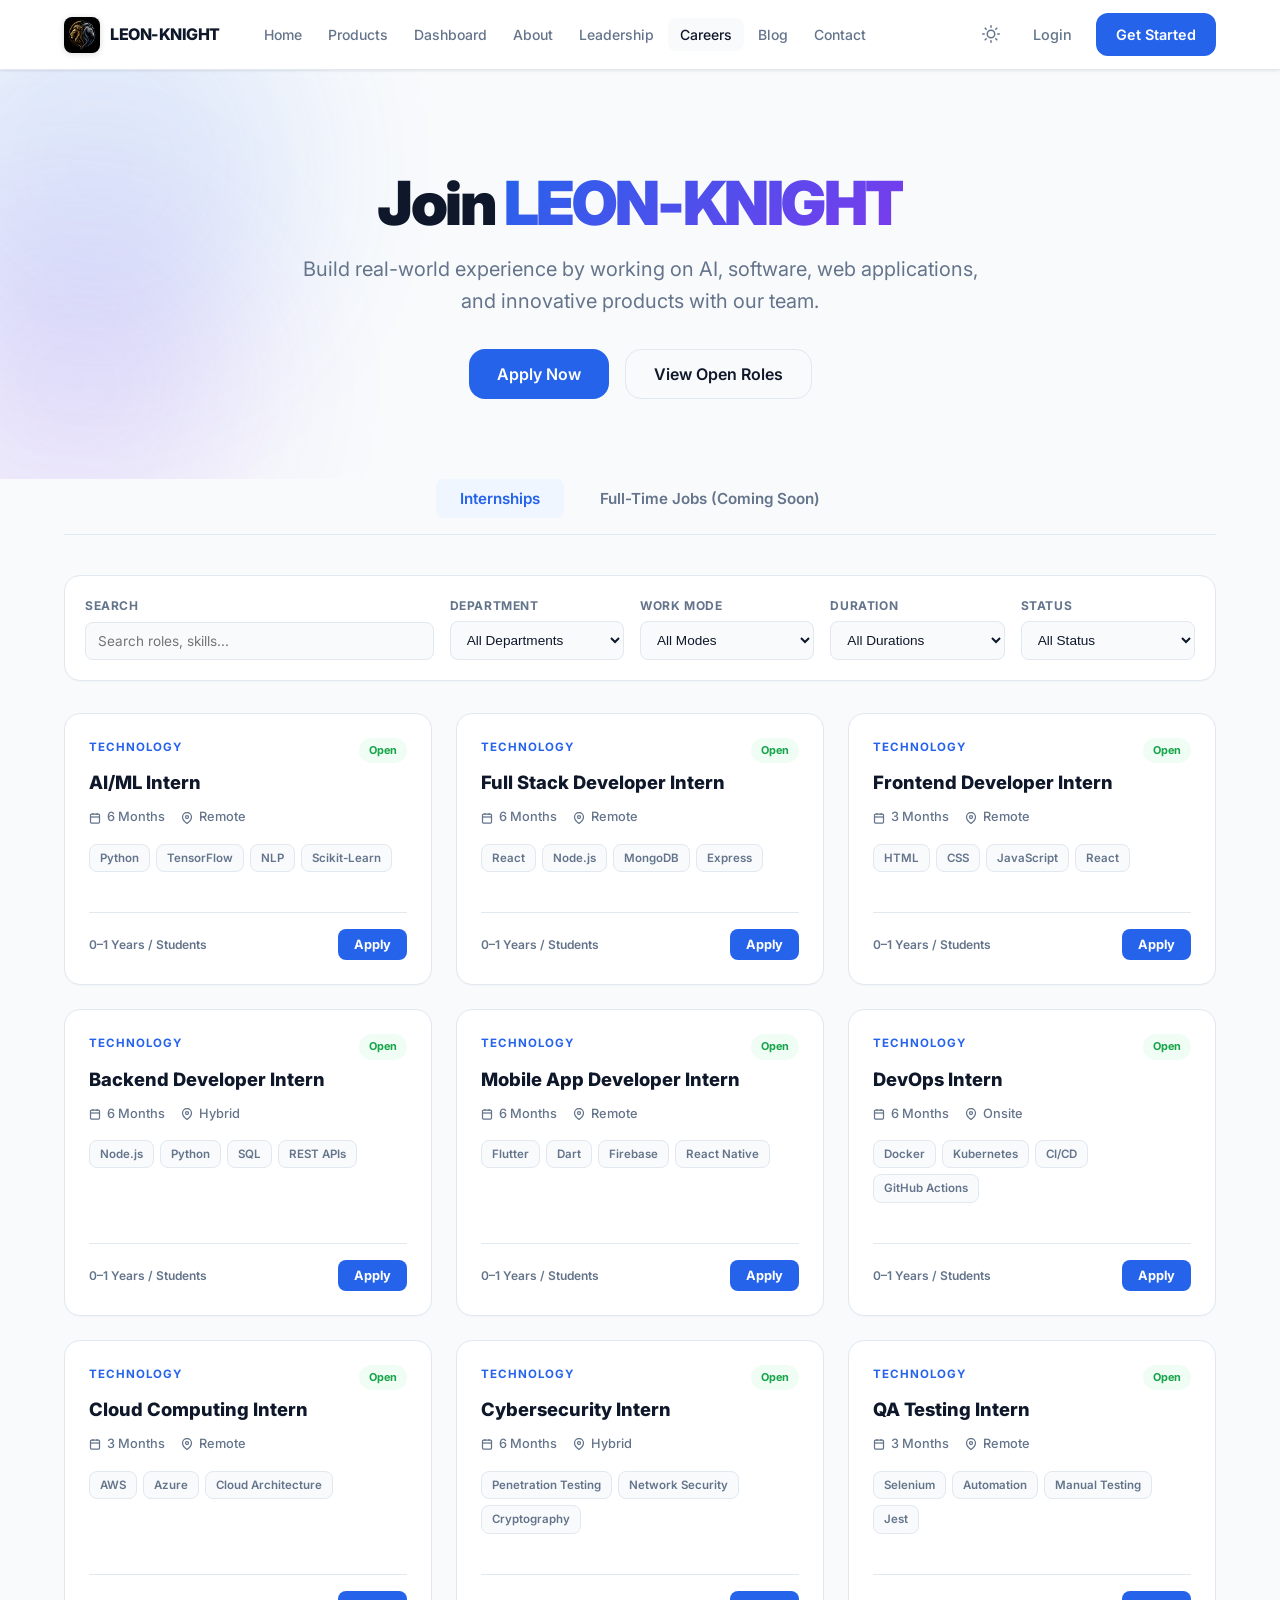
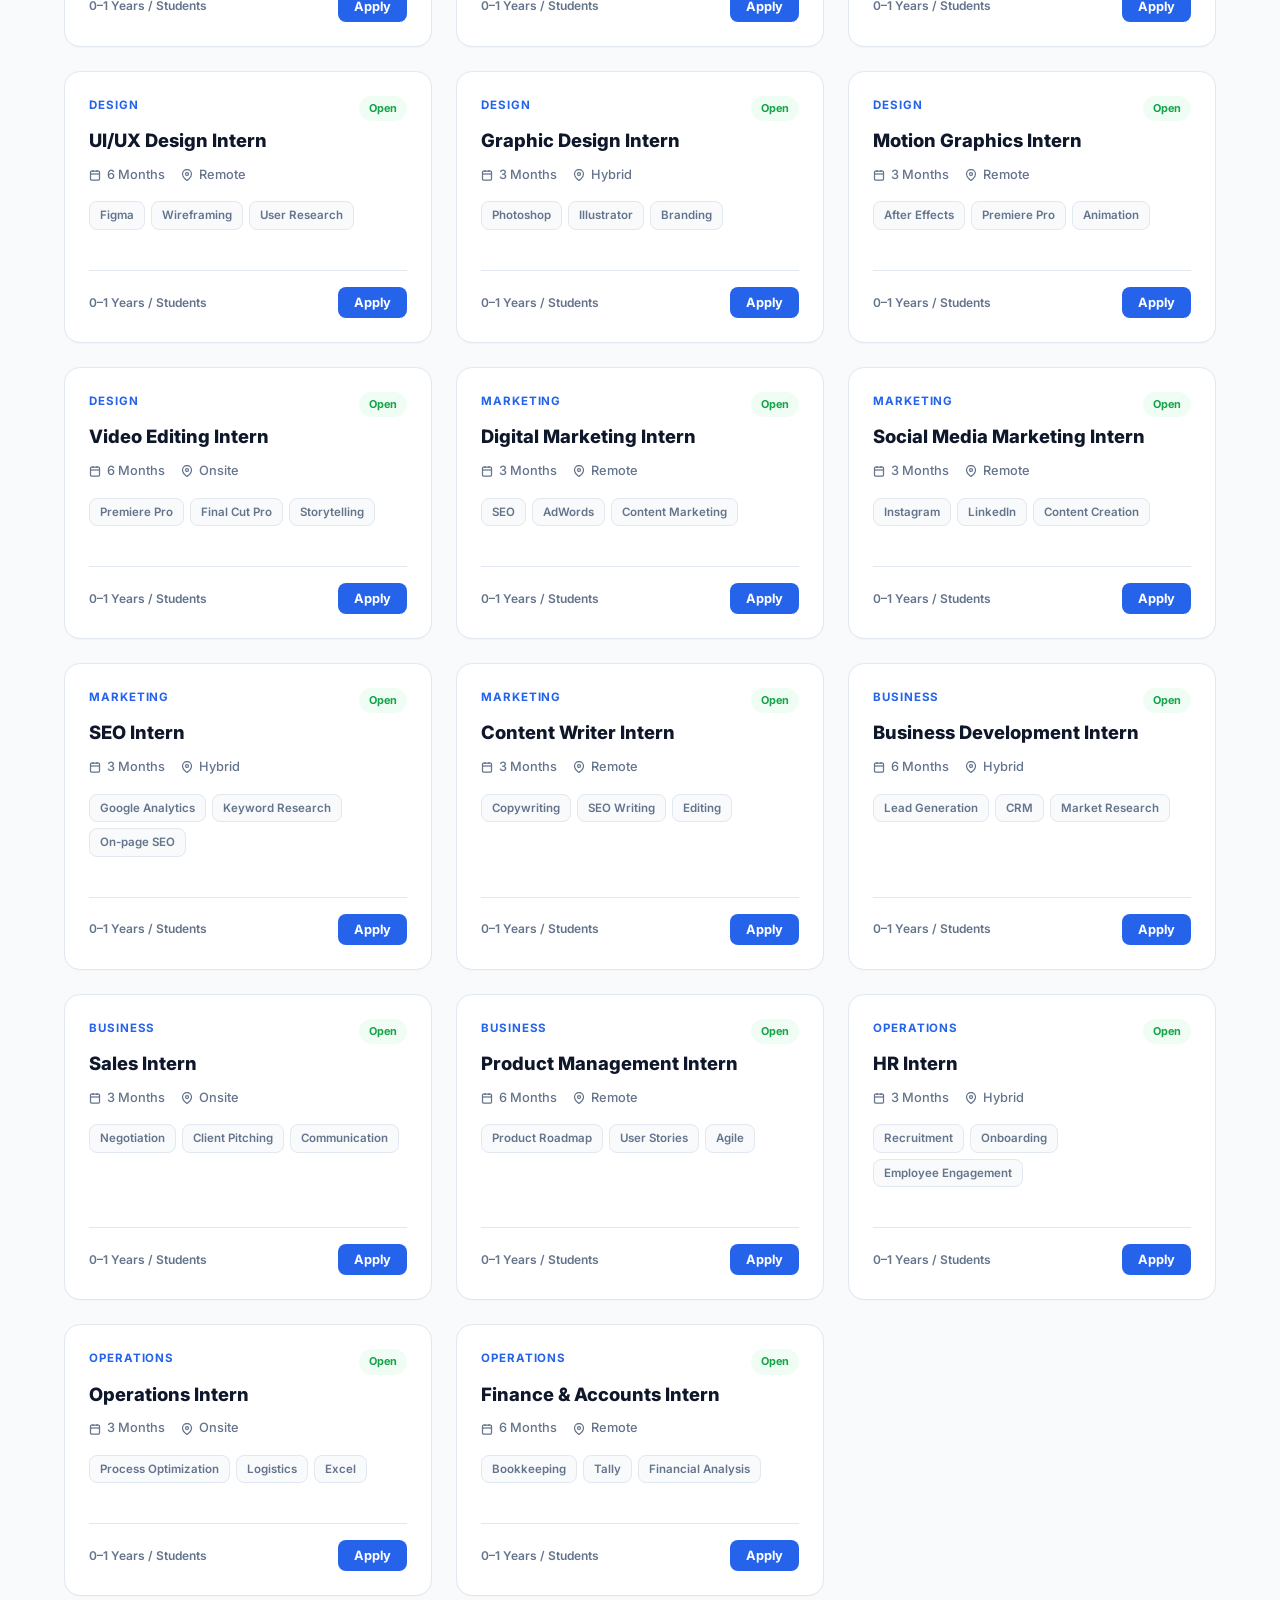
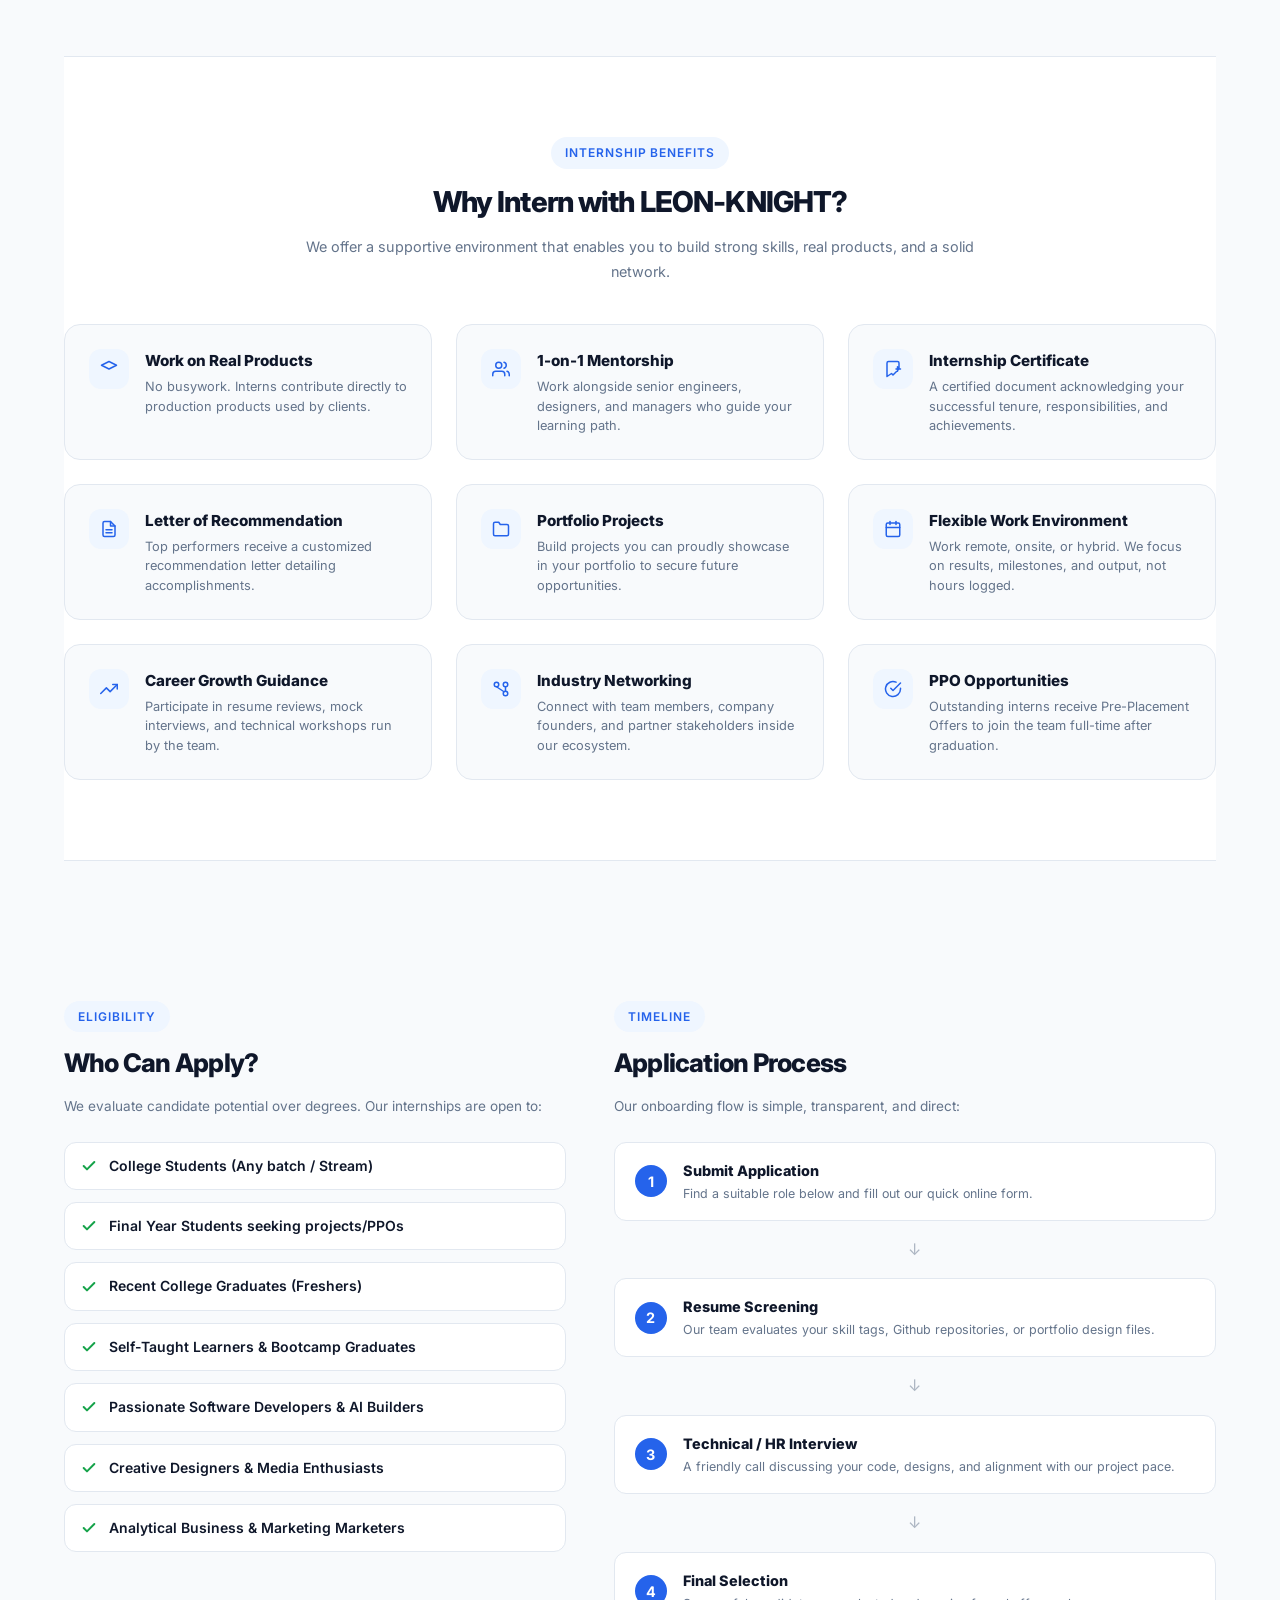
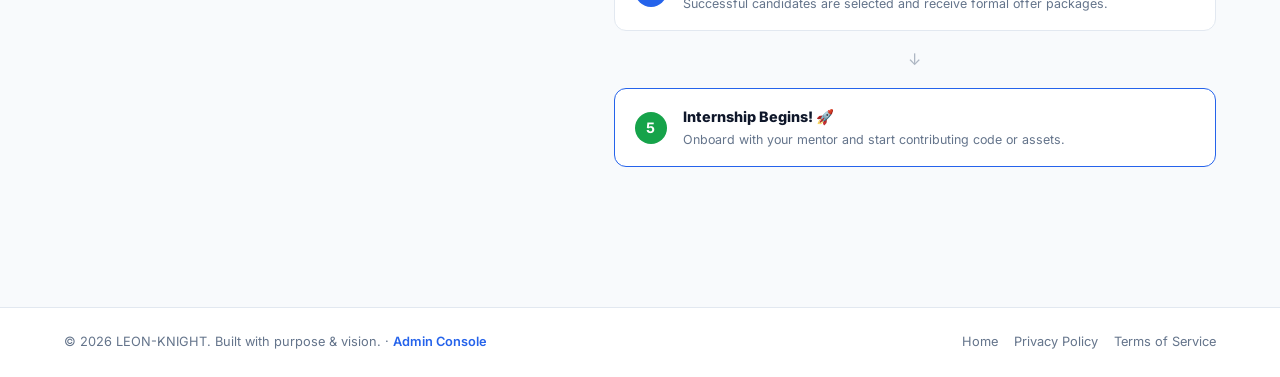
<file: careers.html>
<!DOCTYPE html>
<html lang="en" data-theme="light">
<head>
  <meta charset="UTF-8" />
  <meta name="viewport" content="width=device-width, initial-scale=1.0" />
  <meta name="description" content="Join the LEON-KNIGHT team — Apply for internships and career opportunities in AI, Software, Design, and Marketing." />
  <title>Careers — LEON-KNIGHT</title>
  <link rel="preconnect" href="https://fonts.googleapis.com" />
  <link rel="preconnect" href="https://fonts.gstatic.com" crossorigin />
  <link href="https://fonts.googleapis.com/css2?family=Inter:wght@300;400;500;600;700;800;900&display=swap" rel="stylesheet" />
  <link rel="stylesheet" href="style.css" />
  <style>
    /* ── CAREERS SYSTEM CUSTOM CSS ── */
    :root {
      --careers-bg: #F8FAFC;
      --card-bg: #ffffff;
      --card-border: #E2E8F0;
      --card-shadow: 0 1px 3px rgba(0,0,0,0.02), 0 1px 2px rgba(0,0,0,0.01);
      --text-muted: #64748B;
      --input-bg: #F8FAFC;
      --accent-color: #2563EB;
      --accent-hover: #1D4ED8;
      --accent-light: #EFF6FF;
      --text-dark: #0F172A;
      --success-bg: #F0FDF4;
      --success-text: #16A34A;
      --error-bg: #FEF2F2;
      --error-text: #DC2626;
      --warning-bg: #FFFBEB;
      --warning-text: #D97706;
    }

    [data-theme="dark"] {
      --careers-bg: #0A0F1E;
      --card-bg: #0F172A;
      --card-border: #1E293B;
      --card-shadow: 0 4px 6px -1px rgba(0,0,0,0.2), 0 2px 4px -1px rgba(0,0,0,0.1);
      --text-muted: #94A3B8;
      --input-bg: #1E293B;
      --accent-color: #3B82F6;
      --accent-hover: #2563EB;
      --accent-light: #1E3A8A;
      --text-dark: #F8FAFC;
      --success-bg: rgba(22,163,74,0.15);
      --success-text: #4ADE80;
      --error-bg: rgba(220,38,38,0.15);
      --error-text: #F87171;
      --warning-bg: rgba(217,119,6,0.15);
      --warning-text: #FBBF24;
    }

    /* ── BASE PAGE STRUCTURE ── */
    body {
      background: var(--careers-bg);
      min-height: 100svh;
      padding-top: var(--nav-height);
      display: flex;
      flex-direction: column;
    }

    #navbar {
      background: var(--card-bg) !important;
      border-bottom: 1px solid var(--card-border) !important;
      box-shadow: var(--shadow-sm) !important;
    }

    /* ── HERO SECTION ── */
    .careers-hero {
      position: relative;
      padding: 100px 0 80px;
      overflow: hidden;
      text-align: center;
    }

    .hero-bg {
      position: absolute;
      inset: 0;
      pointer-events: none;
      z-index: 0;
    }

    .hero-blob {
      position: absolute;
      border-radius: 50%;
      filter: blur(80px);
      opacity: 0.12;
    }

    .blob-1 { width: 400px; height: 400px; background: var(--accent-color); top: -100px; left: -100px; }
    .blob-2 { width: 350px; height: 350px; background: #7C3AED; bottom: -80px; right: -80px; }

    .careers-hero-container {
      position: relative;
      z-index: 1;
    }

    .hero-title-c {
      font-size: clamp(2.5rem, 5vw, 3.8rem);
      font-weight: 900;
      color: var(--text-dark);
      letter-spacing: -0.04em;
      line-height: 1.1;
      margin-bottom: 16px;
    }

    .hero-sub-c {
      font-size: clamp(1rem, 2vw, 1.25rem);
      color: var(--text-muted);
      max-width: 680px;
      margin: 0 auto 32px;
      line-height: 1.6;
    }

    .hero-actions-c {
      display: flex;
      justify-content: center;
      gap: 16px;
      flex-wrap: wrap;
    }

    /* ── TABS ── */
    .careers-tabs {
      display: flex;
      justify-content: center;
      gap: 12px;
      margin-bottom: 40px;
      border-bottom: 1px solid var(--card-border);
      padding-bottom: 16px;
    }

    .careers-tab-btn {
      padding: 10px 24px;
      font-size: 0.95rem;
      font-weight: 600;
      color: var(--text-muted);
      background: transparent;
      border-radius: var(--radius-sm);
      transition: all var(--transition);
      cursor: pointer;
      position: relative;
    }

    .careers-tab-btn.active {
      color: var(--accent-color);
      background: var(--accent-light);
    }

    .careers-tab-content {
      display: none;
    }

    .careers-tab-content.active {
      display: block;
    }

    /* ── SEARCH & FILTERS ── */
    .filter-panel {
      background: var(--card-bg);
      border: 1px solid var(--card-border);
      border-radius: var(--radius-lg);
      padding: 20px;
      margin-bottom: 32px;
      box-shadow: var(--card-shadow);
      display: grid;
      grid-template-columns: 2fr 1fr 1fr 1fr 1fr;
      gap: 16px;
      align-items: center;
    }

    @media (max-width: 900px) {
      .filter-panel {
        grid-template-columns: 1fr 1fr;
      }
    }

    @media (max-width: 580px) {
      .filter-panel {
        grid-template-columns: 1fr;
      }
    }

    .filter-group {
      display: flex;
      flex-direction: column;
      gap: 6px;
    }

    .filter-label {
      font-size: 0.75rem;
      font-weight: 700;
      color: var(--text-muted);
      text-transform: uppercase;
      letter-spacing: 0.05em;
    }

    .filter-input {
      padding: 10px 12px;
      border: 1.5px solid var(--card-border);
      border-radius: var(--radius-sm);
      background: var(--input-bg);
      color: var(--text-dark);
      font-size: 0.85rem;
      outline: none;
      transition: border-color var(--transition);
    }

    .filter-input:focus {
      border-color: var(--accent-color);
    }

    /* ── JOB CARD GRID ── */
    .job-cards-grid {
      display: grid;
      grid-template-columns: repeat(3, 1fr);
      gap: 24px;
      margin-bottom: 60px;
    }

    @media (max-width: 1024px) {
      .job-cards-grid {
        grid-template-columns: repeat(2, 1fr);
      }
    }

    @media (max-width: 640px) {
      .job-cards-grid {
        grid-template-columns: 1fr;
      }
    }

    /* Job Card Styling */
    .job-card-c {
      background: var(--card-bg);
      border: 1px solid var(--card-border);
      border-radius: var(--radius-lg);
      padding: 24px;
      display: flex;
      flex-direction: column;
      justify-content: space-between;
      box-shadow: var(--card-shadow);
      transition: transform var(--transition), box-shadow var(--transition), border-color var(--transition);
      position: relative;
    }

    .job-card-c:hover {
      transform: translateY(-3px);
      box-shadow: var(--shadow-lg);
      border-color: var(--accent-color);
    }

    .job-card-top {
      margin-bottom: 16px;
    }

    .job-card-header {
      display: flex;
      justify-content: space-between;
      align-items: flex-start;
      margin-bottom: 8px;
      gap: 12px;
    }

    .job-dept {
      font-size: 0.72rem;
      font-weight: 700;
      color: var(--accent-color);
      text-transform: uppercase;
      letter-spacing: 0.08em;
    }

    .job-badge {
      font-size: 0.68rem;
      font-weight: 700;
      padding: 4px 10px;
      border-radius: 99px;
    }

    .job-badge.open {
      background: var(--success-bg);
      color: var(--success-text);
    }

    .job-badge.closed {
      background: var(--error-bg);
      color: var(--error-text);
    }

    .job-title-c {
      font-size: 1.15rem;
      font-weight: 800;
      color: var(--text-dark);
      line-height: 1.3;
      margin-bottom: 12px;
    }

    .job-meta-row {
      display: flex;
      gap: 16px;
      font-size: 0.8rem;
      color: var(--text-muted);
      margin-bottom: 16px;
      font-weight: 500;
    }

    .job-meta-item {
      display: flex;
      align-items: center;
      gap: 6px;
    }

    .job-skills-wrap {
      display: flex;
      flex-wrap: wrap;
      gap: 6px;
      margin-bottom: 24px;
    }

    .skill-tag {
      font-size: 0.72rem;
      font-weight: 600;
      background: var(--careers-bg);
      color: var(--text-muted);
      padding: 4px 10px;
      border-radius: var(--radius-sm);
      border: 1px solid var(--card-border);
    }

    .job-apply-row {
      display: flex;
      justify-content: space-between;
      align-items: center;
      border-top: 1px solid var(--card-border);
      padding-top: 16px;
      margin-top: auto;
    }

    .job-exp {
      font-size: 0.75rem;
      color: var(--text-muted);
      font-weight: 600;
    }

    .apply-btn-c {
      padding: 8px 16px;
      font-size: 0.8rem;
      font-weight: 700;
      border-radius: var(--radius-sm);
      background: var(--accent-color);
      color: #ffffff;
      transition: background var(--transition);
      cursor: pointer;
    }

    .apply-btn-c:hover {
      background: var(--accent-hover);
    }

    .apply-btn-c.disabled {
      background: var(--card-border);
      color: var(--text-muted);
      cursor: not-allowed;
      pointer-events: none;
    }

    /* Empty states / Skeletons */
    .empty-state {
      text-align: center;
      padding: 60px 20px;
      color: var(--text-muted);
      grid-column: 1 / -1;
    }

    .empty-state svg {
      opacity: 0.5;
      margin-bottom: 16px;
    }

    .skeleton-card {
      background: var(--card-bg);
      border: 1px solid var(--card-border);
      border-radius: var(--radius-lg);
      padding: 24px;
      min-height: 250px;
      display: flex;
      flex-direction: column;
      justify-content: space-between;
    }

    .skeleton-box {
      background: linear-gradient(90deg, var(--card-border) 25%, var(--input-bg) 50%, var(--card-border) 75%);
      background-size: 200% 100%;
      animation: skeleton-loading 1.5s infinite;
      border-radius: 4px;
    }

    @keyframes skeleton-loading {
      0% { background-position: 200% 0; }
      100% { background-position: -200% 0; }
    }

    /* ── BENEFITS SECTION ── */
    .benefits-section {
      background: var(--card-bg);
      border-top: 1px solid var(--card-border);
      border-bottom: 1px solid var(--card-border);
      padding: 80px 0;
    }

    .benefits-grid {
      display: grid;
      grid-template-columns: repeat(3, 1fr);
      gap: 24px;
    }

    @media (max-width: 900px) {
      .benefits-grid {
        grid-template-columns: repeat(2, 1fr);
      }
    }

    @media (max-width: 580px) {
      .benefits-grid {
        grid-template-columns: 1fr;
      }
    }

    .benefit-card-c {
      border: 1px solid var(--card-border);
      background: var(--careers-bg);
      border-radius: var(--radius-lg);
      padding: 24px;
      display: flex;
      gap: 16px;
      transition: transform var(--transition);
    }

    .benefit-card-c:hover {
      transform: translateY(-2px);
    }

    .benefit-icon-w {
      width: 40px;
      height: 40px;
      border-radius: var(--radius);
      background: var(--accent-light);
      color: var(--accent-color);
      display: flex;
      align-items: center;
      justify-content: center;
      flex-shrink: 0;
    }

    .benefit-title-c {
      font-size: 0.95rem;
      font-weight: 800;
      color: var(--text-dark);
      margin-bottom: 4px;
    }

    .benefit-desc-c {
      font-size: 0.8rem;
      color: var(--text-muted);
      line-height: 1.5;
    }

    /* ── ELIGIBILITY & TIMELINE ── */
    .eligibility-timeline-section {
      padding: 80px 0;
    }

    .el-tl-grid {
      display: grid;
      grid-template-columns: 1fr 1.2fr;
      gap: 48px;
    }

    @media (max-width: 900px) {
      .el-tl-grid {
        grid-template-columns: 1fr;
      }
    }

    .who-apply-list {
      display: flex;
      flex-direction: column;
      gap: 12px;
    }

    .who-apply-item {
      display: flex;
      align-items: center;
      gap: 12px;
      padding: 12px 16px;
      background: var(--card-bg);
      border: 1px solid var(--card-border);
      border-radius: var(--radius);
      font-size: 0.875rem;
      font-weight: 600;
      color: var(--text-dark);
    }

    .who-apply-item svg {
      color: var(--success-text);
    }

    .timeline-steps {
      display: flex;
      flex-direction: column;
      gap: 16px;
    }

    .timeline-step-c {
      display: flex;
      align-items: center;
      gap: 16px;
      background: var(--card-bg);
      border: 1px solid var(--card-border);
      border-radius: var(--radius);
      padding: 16px 20px;
      position: relative;
    }

    .step-number {
      width: 32px;
      height: 32px;
      border-radius: 50%;
      background: var(--accent-color);
      color: #ffffff;
      font-weight: 700;
      font-size: 0.9rem;
      display: flex;
      align-items: center;
      justify-content: center;
      flex-shrink: 0;
    }

    .step-content-c h4 {
      font-size: 0.9rem;
      font-weight: 800;
      color: var(--text-dark);
    }

    .step-arrow {
      align-self: center;
      display: flex;
      justify-content: center;
      color: var(--text-muted);
      opacity: 0.5;
    }

    /* ── APPLICATION MODAL ── */
    .modal-overlay {
      position: fixed;
      inset: 0;
      background: rgba(15, 23, 42, 0.6);
      backdrop-filter: blur(4px);
      z-index: 1000;
      display: none;
      align-items: center;
      justify-content: center;
      padding: 24px;
    }

    .modal-overlay.open {
      display: flex;
    }

    .modal-box {
      background: var(--card-bg);
      border: 1px solid var(--card-border);
      border-radius: var(--radius-xl);
      width: 100%;
      max-width: 680px;
      max-height: 90vh;
      overflow-y: auto;
      box-shadow: var(--shadow-2xl);
      animation: modalSlide 0.3s cubic-bezier(0.16, 1, 0.3, 1) forwards;
    }

    @keyframes modalSlide {
      from { opacity: 0; transform: translateY(15px) scale(0.98); }
      to { opacity: 1; transform: translateY(0) scale(1); }
    }

    .modal-header {
      padding: 20px 24px;
      border-bottom: 1px solid var(--card-border);
      display: flex;
      justify-content: space-between;
      align-items: center;
      position: sticky;
      top: 0;
      background: var(--card-bg);
      z-index: 10;
    }

    .modal-header h3 {
      font-size: 1.2rem;
      font-weight: 800;
      color: var(--text-dark);
    }

    .modal-close {
      background: transparent;
      color: var(--text-muted);
      border: none;
      cursor: pointer;
      display: flex;
      align-items: center;
      justify-content: center;
      padding: 6px;
      border-radius: 50%;
      transition: background var(--transition), color var(--transition);
    }

    .modal-close:hover {
      background: var(--input-bg);
      color: var(--text-dark);
    }

    .modal-body {
      padding: 24px;
    }

    /* Grid Form */
    .form-grid {
      display: grid;
      grid-template-columns: 1fr 1fr;
      gap: 16px;
      margin-bottom: 24px;
    }

    @media (max-width: 580px) {
      .form-grid {
        grid-template-columns: 1fr;
      }
    }

    .form-col-full {
      grid-column: 1 / -1;
    }

    .form-label {
      display: block;
      font-size: 0.8rem;
      font-weight: 600;
      color: var(--text-dark);
      margin-bottom: 6px;
    }

    .form-input {
      width: 100%;
      padding: 10px 12px;
      border: 1.5px solid var(--card-border);
      border-radius: var(--radius-sm);
      background: var(--input-bg);
      color: var(--text-dark);
      font-size: 0.85rem;
      outline: none;
      transition: border-color var(--transition);
    }

    .form-input:focus {
      border-color: var(--accent-color);
    }

    .form-input.invalid {
      border-color: var(--error-text);
    }

    .form-error {
      font-size: 0.72rem;
      color: var(--error-text);
      margin-top: 4px;
    }

    .checkbox-row {
      display: flex;
      gap: 10px;
      align-items: flex-start;
      margin-bottom: 24px;
    }

    .checkbox-row input {
      margin-top: 3px;
      accent-color: var(--accent-color);
    }

    .checkbox-row label {
      font-size: 0.78rem;
      color: var(--text-muted);
      line-height: 1.4;
    }

    /* Toast Notification */
    .toast-notif {
      position: fixed;
      bottom: 24px;
      right: 24px;
      padding: 16px 20px;
      border-radius: var(--radius-lg);
      box-shadow: var(--shadow-lg);
      z-index: 2000;
      display: flex;
      align-items: center;
      gap: 12px;
      font-size: 0.85rem;
      font-weight: 600;
      transform: translateY(100px);
      opacity: 0;
      transition: all 0.3s cubic-bezier(0.175, 0.885, 0.32, 1.275);
    }

    .toast-notif.show {
      transform: translateY(0);
      opacity: 1;
    }

    .toast-notif.success {
      background: var(--success-bg);
      border: 1px solid rgba(22, 163, 74, 0.2);
      color: var(--success-text);
    }

    .toast-notif.error {
      background: var(--error-bg);
      border: 1px solid rgba(220, 38, 38, 0.2);
      color: var(--error-text);
    }

    /* ── ADMIN PANEL DASHBOARD STYLE ── */
    .admin-container {
      background: var(--card-bg);
      border: 1px solid var(--card-border);
      border-radius: var(--radius-xl);
      padding: 24px;
      margin-bottom: 60px;
      box-shadow: var(--card-shadow);
    }

    .admin-header-row {
      display: flex;
      justify-content: space-between;
      align-items: center;
      border-bottom: 1px solid var(--card-border);
      padding-bottom: 16px;
      margin-bottom: 24px;
    }

    .admin-header-title {
      font-size: 1.25rem;
      font-weight: 800;
      color: var(--text-dark);
      display: flex;
      align-items: center;
      gap: 8px;
    }

    .admin-tabs {
      display: flex;
      gap: 8px;
      background: var(--careers-bg);
      padding: 4px;
      border-radius: var(--radius-sm);
      border: 1px solid var(--card-border);
    }

    .admin-tab-btn {
      padding: 6px 14px;
      font-size: 0.78rem;
      font-weight: 700;
      color: var(--text-muted);
      background: transparent;
      border-radius: 4px;
      transition: all var(--transition);
      cursor: pointer;
    }

    .admin-tab-btn.active {
      background: var(--card-bg);
      color: var(--text-dark);
      box-shadow: var(--shadow-sm);
    }

    .admin-stats-grid {
      display: grid;
      grid-template-columns: repeat(4, 1fr);
      gap: 16px;
      margin-bottom: 24px;
    }

    @media (max-width: 768px) {
      .admin-stats-grid {
        grid-template-columns: repeat(2, 1fr);
      }
    }

    .stat-card-c {
      background: var(--careers-bg);
      border: 1px solid var(--card-border);
      border-radius: var(--radius);
      padding: 16px;
      text-align: left;
    }

    .stat-card-val {
      font-size: 1.8rem;
      font-weight: 800;
      color: var(--text-dark);
      line-height: 1.1;
    }

    .stat-card-lbl {
      font-size: 0.72rem;
      font-weight: 600;
      color: var(--text-muted);
      text-transform: uppercase;
      letter-spacing: 0.05em;
      margin-top: 4px;
    }

    .admin-table-controls {
      display: flex;
      justify-content: space-between;
      gap: 16px;
      margin-bottom: 16px;
      flex-wrap: wrap;
    }

    .admin-table-wrap {
      width: 100%;
      overflow-x: auto;
      border: 1px solid var(--card-border);
      border-radius: var(--radius-lg);
      background: var(--card-bg);
    }

    .admin-table {
      width: 100%;
      border-collapse: collapse;
      text-align: left;
      font-size: 0.8rem;
    }

    .admin-table th, .admin-table td {
      padding: 12px 16px;
      border-bottom: 1px solid var(--card-border);
      vertical-align: middle;
    }

    .admin-table th {
      background: var(--careers-bg);
      color: var(--text-muted);
      font-weight: 700;
      text-transform: uppercase;
      font-size: 0.72rem;
      letter-spacing: 0.05em;
    }

    .admin-table tbody tr:hover {
      background: var(--careers-bg);
    }

    .status-select {
      padding: 6px 10px;
      border: 1.5px solid var(--card-border);
      border-radius: 4px;
      background: var(--card-bg);
      color: var(--text-dark);
      font-weight: 600;
      font-size: 0.75rem;
      outline: none;
    }

    .status-select:focus {
      border-color: var(--accent-color);
    }

    .admin-btn {
      padding: 6px 10px;
      font-size: 0.75rem;
      font-weight: 700;
      border-radius: 4px;
      cursor: pointer;
      display: inline-flex;
      align-items: center;
      gap: 4px;
      transition: all var(--transition);
    }

    .admin-btn.primary {
      background: var(--accent-color);
      color: #ffffff;
    }

    .admin-btn.primary:hover {
      background: var(--accent-hover);
    }

    .admin-btn.ghost {
      background: transparent;
      border: 1px solid var(--card-border);
      color: var(--text-dark);
    }

    .admin-btn.ghost:hover {
      background: var(--input-bg);
    }

    .admin-btn.danger {
      background: var(--error-bg);
      color: var(--error-text);
    }

    .admin-btn.danger:hover {
      background: var(--error-text);
      color: #ffffff;
    }

    /* Admin Password Panel */
    .admin-auth-panel {
      max-width: 380px;
      margin: 80px auto;
      text-align: center;
      background: var(--card-bg);
      border: 1px solid var(--card-border);
      border-radius: var(--radius-xl);
      padding: 32px 24px;
      box-shadow: var(--card-shadow);
    }

    /* ── COMING SOON VIEW ── */
    .coming-soon-panel {
      text-align: center;
      padding: 100px 20px;
      background: var(--card-bg);
      border: 1px solid var(--card-border);
      border-radius: var(--radius-xl);
      box-shadow: var(--card-shadow);
    }

    .coming-soon-panel svg {
      color: var(--accent-color);
      margin-bottom: 20px;
      opacity: 0.8;
      animation: pulse-slow 2s infinite ease-in-out;
    }

    @keyframes pulse-slow {
      0%, 100% { opacity: 0.6; transform: scale(1); }
      50% { opacity: 0.9; transform: scale(1.03); }
    }

    .coming-soon-panel h3 {
      font-size: 1.4rem;
      font-weight: 800;
      color: var(--text-dark);
      margin-bottom: 10px;
    }
  </style>
</head>
<body>

  <!-- NAVIGATION -->
  <nav id="navbar" role="navigation" aria-label="Main navigation">
    <div class="nav-container">
      <a href="index.html" class="nav-logo" aria-label="LEON-KNIGHT Home">
        <span class="logo-icon">
          <img src="logo.jpg" alt="LEON-KNIGHT Logo" class="nav-logo-img" />
        </span>
        <span class="logo-text">LEON-KNIGHT</span>
      </a>

      <ul class="nav-links" id="nav-links" role="menubar">
        <li role="none"><a href="index.html" class="nav-link" role="menuitem">Home</a></li>
        <li role="none"><a href="index.html#products" class="nav-link" role="menuitem">Products</a></li>
        <li role="none"><a href="index.html#dashboard" class="nav-link" role="menuitem">Dashboard</a></li>
        <li role="none"><a href="index.html#about" class="nav-link" role="menuitem">About</a></li>
        <li role="none"><a href="index.html#leadership" class="nav-link" role="menuitem">Leadership</a></li>
        <li role="none"><a href="careers.html" class="nav-link active" role="menuitem">Careers</a></li>
        <li role="none"><a href="index.html#blog" class="nav-link" role="menuitem">Blog</a></li>
        <li role="none"><a href="index.html#contact" class="nav-link" role="menuitem">Contact</a></li>
      </ul>

      <div class="nav-actions">
        <!-- Theme toggle -->
        <button id="theme-toggle" class="theme-toggle" aria-label="Toggle dark mode" title="Toggle dark mode">
          <svg class="sun-icon" width="18" height="18" viewBox="0 0 24 24" fill="none" stroke="currentColor" stroke-width="2" stroke-linecap="round" stroke-linejoin="round"><circle cx="12" cy="12" r="5"/><line x1="12" y1="1" x2="12" y2="3"/><line x1="12" y1="21" x2="12" y2="23"/><line x1="4.22" y1="4.22" x2="5.64" y2="5.64"/><line x1="18.36" y1="18.36" x2="19.78" y2="19.78"/><line x1="1" y1="12" x2="3" y2="12"/><line x1="21" y1="12" x2="23" y2="12"/><line x1="4.22" y1="19.78" x2="5.64" y2="18.36"/><line x1="18.36" y1="5.64" x2="19.78" y2="4.22"/></svg>
          <svg class="moon-icon" width="18" height="18" viewBox="0 0 24 24" fill="none" stroke="currentColor" stroke-width="2" stroke-linecap="round" stroke-linejoin="round"><path d="M21 12.79A9 9 0 1 1 11.21 3 7 7 0 0 0 21 12.79z"/></svg>
        </button>
        <a href="login.html" class="btn-ghost" id="login-btn">Login</a>
        <a href="login.html" class="btn-primary" id="get-started-btn">Get Started</a>
      </div>
    </div>
  </nav>

  <!-- HERO SECTION -->
  <header class="careers-hero">
    <div class="hero-bg">
      <div class="hero-blob blob-1"></div>
      <div class="hero-blob blob-2"></div>
    </div>
    <div class="container careers-hero-container">
      <h1 class="hero-title-c">Join <span class="text-gradient">LEON-KNIGHT</span></h1>
      <p class="hero-sub-c">Build real-world experience by working on AI, software, web applications, and innovative products with our team.</p>
      <div class="hero-actions-c">
        <button class="btn-primary btn-lg" onclick="scrollToOpenings()">Apply Now</button>
        <button class="btn-outline btn-lg" onclick="scrollToOpenings()">View Open Roles</button>
      </div>
    </div>
  </header>

  <!-- MAIN TAB WRAPPER -->
  <main class="container" style="flex: 1; padding-bottom: 60px;">
    <!-- Tab buttons -->
    <div class="careers-tabs">
      <button class="careers-tab-btn active" id="tab-btn-interns">Internships</button>
      <button class="careers-tab-btn" id="tab-btn-jobs">Full-Time Jobs (Coming Soon)</button>
    </div>

    <!-- TAB 1: INTERNSHIPS CONTENT -->
    <div class="careers-tab-content active" id="tab-content-interns">
      <!-- Search & Filters -->
      <div class="filter-panel" id="openings-filter-row">
        <!-- Search Keyword -->
        <div class="filter-group">
          <label class="filter-label" for="search-role">Search</label>
          <input type="text" id="search-role" class="filter-input" placeholder="Search roles, skills..." />
        </div>
        <!-- Department Filter -->
        <div class="filter-group">
          <label class="filter-label" for="filter-dept">Department</label>
          <select id="filter-dept" class="filter-input">
            <option value="all">All Departments</option>
            <option value="technology">Technology</option>
            <option value="design">Design</option>
            <option value="marketing">Marketing</option>
            <option value="business">Business</option>
            <option value="operations">Operations</option>
          </select>
        </div>
        <!-- Mode Filter -->
        <div class="filter-group">
          <label class="filter-label" for="filter-mode">Work Mode</label>
          <select id="filter-mode" class="filter-input">
            <option value="all">All Modes</option>
            <option value="Remote">Remote</option>
            <option value="Hybrid">Hybrid</option>
            <option value="Onsite">Onsite</option>
          </select>
        </div>
        <!-- Duration Filter -->
        <div class="filter-group">
          <label class="filter-label" for="filter-duration">Duration</label>
          <select id="filter-duration" class="filter-input">
            <option value="all">All Durations</option>
            <option value="3 Months">3 Months</option>
            <option value="6 Months">6 Months</option>
          </select>
        </div>
        <!-- Status Filter -->
        <div class="filter-group">
          <label class="filter-label" for="filter-status">Status</label>
          <select id="filter-status" class="filter-input">
            <option value="all">All Status</option>
            <option value="Open">Open</option>
            <option value="Closed">Closed</option>
          </select>
        </div>
      </div>

      <!-- Internship Openings Grid -->
      <section class="job-cards-grid" id="internships-grid">
        <!-- Skeletons render on load, then filled via JS -->
        <div class="skeleton-card">
          <div class="skeleton-box" style="width: 40%; height: 12px; margin-bottom: 12px;"></div>
          <div class="skeleton-box" style="width: 80%; height: 24px; margin-bottom: 12px;"></div>
          <div class="skeleton-box" style="width: 60%; height: 14px; margin-bottom: 24px;"></div>
          <div style="display: flex; gap: 6px; margin-bottom: 24px;">
            <div class="skeleton-box" style="width: 50px; height: 20px;"></div>
            <div class="skeleton-box" style="width: 50px; height: 20px;"></div>
            <div class="skeleton-box" style="width: 50px; height: 20px;"></div>
          </div>
          <div class="skeleton-box" style="width: 100%; height: 35px; border-radius: 6px;"></div>
        </div>
        <div class="skeleton-card">
          <div class="skeleton-box" style="width: 40%; height: 12px; margin-bottom: 12px;"></div>
          <div class="skeleton-box" style="width: 80%; height: 24px; margin-bottom: 12px;"></div>
          <div class="skeleton-box" style="width: 60%; height: 14px; margin-bottom: 24px;"></div>
          <div style="display: flex; gap: 6px; margin-bottom: 24px;">
            <div class="skeleton-box" style="width: 50px; height: 20px;"></div>
            <div class="skeleton-box" style="width: 50px; height: 20px;"></div>
            <div class="skeleton-box" style="width: 50px; height: 20px;"></div>
          </div>
          <div class="skeleton-box" style="width: 100%; height: 35px; border-radius: 6px;"></div>
        </div>
        <div class="skeleton-card">
          <div class="skeleton-box" style="width: 40%; height: 12px; margin-bottom: 12px;"></div>
          <div class="skeleton-box" style="width: 80%; height: 24px; margin-bottom: 12px;"></div>
          <div class="skeleton-box" style="width: 60%; height: 14px; margin-bottom: 24px;"></div>
          <div style="display: flex; gap: 6px; margin-bottom: 24px;">
            <div class="skeleton-box" style="width: 50px; height: 20px;"></div>
            <div class="skeleton-box" style="width: 50px; height: 20px;"></div>
            <div class="skeleton-box" style="width: 50px; height: 20px;"></div>
          </div>
          <div class="skeleton-box" style="width: 100%; height: 35px; border-radius: 6px;"></div>
        </div>
      </section>

      <!-- Benefits Section -->
      <section class="benefits-section" style="margin: 60px 0;">
        <div class="section-header" style="margin-bottom: 40px;">
          <div class="section-badge">Internship Benefits</div>
          <h2 class="section-title" style="font-size: 1.8rem;">Why Intern with LEON-KNIGHT?</h2>
          <p class="section-sub" style="font-size: 0.9rem;">We offer a supportive environment that enables you to build strong skills, real products, and a solid network.</p>
        </div>
        <div class="benefits-grid">
          <!-- Benefit 1 -->
          <div class="benefit-card-c">
            <div class="benefit-icon-w">
              <svg width="18" height="18" viewBox="0 0 24 24" fill="none" stroke="currentColor" stroke-width="2" stroke-linecap="round" stroke-linejoin="round"><polygon points="12 2 2 7 12 12 22 7 12 2"/></svg>
            </div>
            <div>
              <h4 class="benefit-title-c">Work on Real Products</h4>
              <p class="benefit-desc-c">No busywork. Interns contribute directly to production products used by clients.</p>
            </div>
          </div>
          <!-- Benefit 2 -->
          <div class="benefit-card-c">
            <div class="benefit-icon-w">
              <svg width="18" height="18" viewBox="0 0 24 24" fill="none" stroke="currentColor" stroke-width="2" stroke-linecap="round" stroke-linejoin="round"><path d="M17 21v-2a4 4 0 0 0-4-4H5a4 4 0 0 0-4 4v2"/><circle cx="9" cy="7" r="4"/><path d="M23 21v-2a4 4 0 0 0-3-3.87"/><path d="M16 3.13a4 4 0 0 1 0 7.75"/></svg>
            </div>
            <div>
              <h4 class="benefit-title-c">1-on-1 Mentorship</h4>
              <p class="benefit-desc-c">Work alongside senior engineers, designers, and managers who guide your learning path.</p>
            </div>
          </div>
          <!-- Benefit 3 -->
          <div class="benefit-card-c">
            <div class="benefit-icon-w">
              <svg width="18" height="18" viewBox="0 0 24 24" fill="none" stroke="currentColor" stroke-width="2" stroke-linecap="round" stroke-linejoin="round"><path d="M22 12h-6M18 9v6M4 22V4a2 2 0 0 1 2-2h12a2 2 0 0 1 2 2v8l-4 4-4 4-2-2z"/></svg>
            </div>
            <div>
              <h4 class="benefit-title-c">Internship Certificate</h4>
              <p class="benefit-desc-c">A certified document acknowledging your successful tenure, responsibilities, and achievements.</p>
            </div>
          </div>
          <!-- Benefit 4 -->
          <div class="benefit-card-c">
            <div class="benefit-icon-w">
              <svg width="18" height="18" viewBox="0 0 24 24" fill="none" stroke="currentColor" stroke-width="2" stroke-linecap="round" stroke-linejoin="round"><path d="M14 2H6a2 2 0 0 0-2 2v16a2 2 0 0 0 2 2h12a2 2 0 0 0 2-2V8z"/><polyline points="14 2 14 8 20 8"/><line x1="16" y1="13" x2="8" y2="13"/><line x1="16" y1="17" x2="8" y2="17"/></svg>
            </div>
            <div>
              <h4 class="benefit-title-c">Letter of Recommendation</h4>
              <p class="benefit-desc-c">Top performers receive a customized recommendation letter detailing accomplishments.</p>
            </div>
          </div>
          <!-- Benefit 5 -->
          <div class="benefit-card-c">
            <div class="benefit-icon-w">
              <svg width="18" height="18" viewBox="0 0 24 24" fill="none" stroke="currentColor" stroke-width="2" stroke-linecap="round" stroke-linejoin="round"><path d="M22 19a2 2 0 0 1-2 2H4a2 2 0 0 1-2-2V5a2 2 0 0 1 2-2h5l2 3h9a2 2 0 0 1 2 2z"/></svg>
            </div>
            <div>
              <h4 class="benefit-title-c">Portfolio Projects</h4>
              <p class="benefit-desc-c">Build projects you can proudly showcase in your portfolio to secure future opportunities.</p>
            </div>
          </div>
          <!-- Benefit 6 -->
          <div class="benefit-card-c">
            <div class="benefit-icon-w">
              <svg width="18" height="18" viewBox="0 0 24 24" fill="none" stroke="currentColor" stroke-width="2" stroke-linecap="round" stroke-linejoin="round"><rect x="3" y="4" width="18" height="18" rx="2" ry="2"/><line x1="16" y1="2" x2="16" y2="6"/><line x1="8" y1="2" x2="8" y2="6"/><line x1="3" y1="10" x2="21" y2="10"/></svg>
            </div>
            <div>
              <h4 class="benefit-title-c">Flexible Work Environment</h4>
              <p class="benefit-desc-c">Work remote, onsite, or hybrid. We focus on results, milestones, and output, not hours logged.</p>
            </div>
          </div>
          <!-- Benefit 7 -->
          <div class="benefit-card-c">
            <div class="benefit-icon-w">
              <svg width="18" height="18" viewBox="0 0 24 24" fill="none" stroke="currentColor" stroke-width="2" stroke-linecap="round" stroke-linejoin="round"><polyline points="23 6 13.5 15.5 8.5 10.5 1 18"/><polyline points="17 6 23 6 23 12"/></svg>
            </div>
            <div>
              <h4 class="benefit-title-c">Career Growth Guidance</h4>
              <p class="benefit-desc-c">Participate in resume reviews, mock interviews, and technical workshops run by the team.</p>
            </div>
          </div>
          <!-- Benefit 8 -->
          <div class="benefit-card-c">
            <div class="benefit-icon-w">
              <svg width="18" height="18" viewBox="0 0 24 24" fill="none" stroke="currentColor" stroke-width="2" stroke-linecap="round" stroke-linejoin="round"><circle cx="18" cy="18" r="3"/><circle cx="6" cy="6" r="3"/><circle cx="18" cy="6" r="3"/><line x1="18" y1="9" x2="18" y2="15"/><line x1="6" y1="9" x2="15" y2="15"/></svg>
            </div>
            <div>
              <h4 class="benefit-title-c">Industry Networking</h4>
              <p class="benefit-desc-c">Connect with team members, company founders, and partner stakeholders inside our ecosystem.</p>
            </div>
          </div>
          <!-- Benefit 9 -->
          <div class="benefit-card-c">
            <div class="benefit-icon-w">
              <svg width="18" height="18" viewBox="0 0 24 24" fill="none" stroke="currentColor" stroke-width="2" stroke-linecap="round" stroke-linejoin="round"><path d="M22 11.08V12a10 10 0 1 1-5.93-9.14"/><polyline points="22 4 12 14.01 9 11.01"/></svg>
            </div>
            <div>
              <h4 class="benefit-title-c">PPO Opportunities</h4>
              <p class="benefit-desc-c">Outstanding interns receive Pre-Placement Offers to join the team full-time after graduation.</p>
            </div>
          </div>
        </div>
      </section>

      <!-- Eligibility & Timeline Grid -->
      <section class="eligibility-timeline-section">
        <div class="el-tl-grid">
          <!-- Eligibility -->
          <div>
            <div class="section-header" style="text-align: left; margin-bottom: 24px;">
              <div class="section-badge">Eligibility</div>
              <h3 class="section-title" style="font-size: 1.6rem; text-align: left;">Who Can Apply?</h3>
              <p class="section-sub" style="font-size: 0.85rem;">We evaluate candidate potential over degrees. Our internships are open to:</p>
            </div>
            <div class="who-apply-list">
              <div class="who-apply-item">
                <svg width="16" height="16" viewBox="0 0 24 24" fill="none" stroke="currentColor" stroke-width="3" stroke-linecap="round" stroke-linejoin="round"><polyline points="20 6 9 17 4 12"/></svg>
                College Students (Any batch / Stream)
              </div>
              <div class="who-apply-item">
                <svg width="16" height="16" viewBox="0 0 24 24" fill="none" stroke="currentColor" stroke-width="3" stroke-linecap="round" stroke-linejoin="round"><polyline points="20 6 9 17 4 12"/></svg>
                Final Year Students seeking projects/PPOs
              </div>
              <div class="who-apply-item">
                <svg width="16" height="16" viewBox="0 0 24 24" fill="none" stroke="currentColor" stroke-width="3" stroke-linecap="round" stroke-linejoin="round"><polyline points="20 6 9 17 4 12"/></svg>
                Recent College Graduates (Freshers)
              </div>
              <div class="who-apply-item">
                <svg width="16" height="16" viewBox="0 0 24 24" fill="none" stroke="currentColor" stroke-width="3" stroke-linecap="round" stroke-linejoin="round"><polyline points="20 6 9 17 4 12"/></svg>
                Self-Taught Learners & Bootcamp Graduates
              </div>
              <div class="who-apply-item">
                <svg width="16" height="16" viewBox="0 0 24 24" fill="none" stroke="currentColor" stroke-width="3" stroke-linecap="round" stroke-linejoin="round"><polyline points="20 6 9 17 4 12"/></svg>
                Passionate Software Developers & AI Builders
              </div>
              <div class="who-apply-item">
                <svg width="16" height="16" viewBox="0 0 24 24" fill="none" stroke="currentColor" stroke-width="3" stroke-linecap="round" stroke-linejoin="round"><polyline points="20 6 9 17 4 12"/></svg>
                Creative Designers & Media Enthusiasts
              </div>
              <div class="who-apply-item">
                <svg width="16" height="16" viewBox="0 0 24 24" fill="none" stroke="currentColor" stroke-width="3" stroke-linecap="round" stroke-linejoin="round"><polyline points="20 6 9 17 4 12"/></svg>
                Analytical Business & Marketing Marketers
              </div>
            </div>
          </div>

          <!-- Application Process Timeline -->
          <div>
            <div class="section-header" style="text-align: left; margin-bottom: 24px;">
              <div class="section-badge">Timeline</div>
              <h3 class="section-title" style="font-size: 1.6rem; text-align: left;">Application Process</h3>
              <p class="section-sub" style="font-size: 0.85rem;">Our onboarding flow is simple, transparent, and direct:</p>
            </div>
            <div class="timeline-steps">
              <div class="timeline-step-c">
                <span class="step-number">1</span>
                <div class="step-content-c">
                  <h4>Submit Application</h4>
                  <p style="font-size: 0.78rem; color: var(--text-muted); margin-top: 2px;">Find a suitable role below and fill out our quick online form.</p>
                </div>
              </div>
              <div class="step-arrow">↓</div>
              <div class="timeline-step-c">
                <span class="step-number">2</span>
                <div class="step-content-c">
                  <h4>Resume Screening</h4>
                  <p style="font-size: 0.78rem; color: var(--text-muted); margin-top: 2px;">Our team evaluates your skill tags, Github repositories, or portfolio design files.</p>
                </div>
              </div>
              <div class="step-arrow">↓</div>
              <div class="timeline-step-c">
                <span class="step-number">3</span>
                <div class="step-content-c">
                  <h4>Technical / HR Interview</h4>
                  <p style="font-size: 0.78rem; color: var(--text-muted); margin-top: 2px;">A friendly call discussing your code, designs, and alignment with our project pace.</p>
                </div>
              </div>
              <div class="step-arrow">↓</div>
              <div class="timeline-step-c">
                <span class="step-number">4</span>
                <div class="step-content-c">
                  <h4>Final Selection</h4>
                  <p style="font-size: 0.78rem; color: var(--text-muted); margin-top: 2px;">Successful candidates are selected and receive formal offer packages.</p>
                </div>
              </div>
              <div class="step-arrow">↓</div>
              <div class="timeline-step-c" style="border-color: var(--accent-color);">
                <span class="step-number" style="background: var(--success-text);">5</span>
                <div class="step-content-c">
                  <h4>Internship Begins! 🚀</h4>
                  <p style="font-size: 0.78rem; color: var(--text-muted); margin-top: 2px;">Onboard with your mentor and start contributing code or assets.</p>
                </div>
              </div>
            </div>
          </div>
        </div>
      </section>
    </div>

    <!-- TAB 2: FULL TIME OPPORTUNITIES CONTENT -->
    <div class="careers-tab-content" id="tab-content-jobs">
      <div class="coming-soon-panel">
        <svg width="48" height="48" viewBox="0 0 24 24" fill="none" stroke="currentColor" stroke-width="2" stroke-linecap="round" stroke-linejoin="round"><path d="M12 22c5.523 0 10-4.477 10-10S17.523 2 12 2 2 6.477 2 12s4.477 10 10 10z"/><polyline points="12 6 12 12 16 14"/></svg>
        <h3>Full-Time Opportunities</h3>
        <p style="color: var(--text-muted); max-width: 480px; margin: 0 auto; font-size: 0.9rem; line-height: 1.6;">Full-Time Opportunities will be available soon. We are expanding our full-time departments next cycle. Outstanding interns will receive direct transition PPOs.</p>
      </div>
    </div>

    <!-- TAB 3: ADMIN CONSOLE WORKSPACE -->
    <div class="careers-tab-content" id="tab-content-admin">
      <!-- Auth Screen -->
      <div class="admin-auth-panel" id="admin-auth-box">
        <svg width="40" height="40" viewBox="0 0 24 24" fill="none" stroke="var(--accent-color)" stroke-width="2" stroke-linecap="round" stroke-linejoin="round" style="margin-bottom:16px;"><rect x="3" y="11" width="18" height="11" rx="2" ry="2"/><path d="M7 11V7a5 5 0 0 1 10 0v4"/></svg>
        <h3 style="font-size: 1.2rem; font-weight: 800; color: var(--text-dark); margin-bottom: 8px;">Admin Console Login</h3>
        <p style="font-size: 0.8rem; color: var(--text-muted); margin-bottom: 24px;">Enter credentials to manage listings and applicants.</p>
        <form id="admin-login-form">
          <div class="field-group" style="margin-bottom:16px;">
            <input type="password" id="admin-password" class="form-input" placeholder="Enter Access Code (admin123)" />
            <div class="form-error" id="admin-auth-error"></div>
          </div>
          <button type="submit" class="submit-btn" style="padding: 10px; width: 100%;">Verify Code</button>
        </form>
      </div>

      <!-- Dashboard Panel (visible on login success) -->
      <div class="admin-container" id="admin-dashboard-box" style="display: none;">
        <div class="admin-header-row">
          <div class="admin-header-title">
            <svg width="20" height="20" viewBox="0 0 24 24" fill="none" stroke="currentColor" stroke-width="2" stroke-linecap="round" stroke-linejoin="round"><rect x="3" y="3" width="7" height="7"/><rect x="14" y="3" width="7" height="7"/><rect x="14" y="14" width="7" height="7"/><rect x="3" y="14" width="7" height="7"/></svg>
            Careers Administration Panel
          </div>
          <div class="admin-tabs">
            <button class="admin-tab-btn active" id="admin-tab-listings">Listings</button>
            <button class="admin-tab-btn" id="admin-tab-applicants">Applicants</button>
          </div>
        </div>

        <!-- 4 KPI cards row -->
        <div class="admin-stats-grid">
          <div class="stat-card-c">
            <div class="stat-card-val" id="admin-stat-total">24</div>
            <div class="stat-card-lbl">Total Internships</div>
          </div>
          <div class="stat-card-c">
            <div class="stat-card-val" id="admin-stat-open">24</div>
            <div class="stat-card-lbl">Open Roles</div>
          </div>
          <div class="stat-card-c">
            <div class="stat-card-val" id="admin-stat-applied">6</div>
            <div class="stat-card-lbl">Total Candidates</div>
          </div>
          <div class="stat-card-c">
            <div class="stat-card-val" id="admin-stat-selected" style="color:var(--success-text);">0</div>
            <div class="stat-card-lbl">Selected</div>
          </div>
        </div>

        <!-- VIEW A: LISTINGS MANAGEMENT -->
        <div class="admin-subview" id="admin-view-listings">
          <div class="admin-table-controls">
            <button class="admin-btn primary" onclick="openAddInternshipModal()">
              <svg width="14" height="14" viewBox="0 0 24 24" fill="none" stroke="currentColor" stroke-width="2.5" stroke-linecap="round" stroke-linejoin="round"><line x1="12" y1="5" x2="12" y2="19"/><line x1="5" y1="12" x2="19" y2="12"/></svg>
              Add Internship
            </button>
            <input type="text" id="admin-listings-search" class="form-input" placeholder="Search internships..." style="max-width: 250px;" />
          </div>
          <div class="admin-table-wrap">
            <table class="admin-table">
              <thead>
                <tr>
                  <th>Internship Title</th>
                  <th>Department</th>
                  <th>Mode</th>
                  <th>Duration</th>
                  <th>Status</th>
                  <th style="width: 180px; text-align: center;">Actions</th>
                </tr>
              </thead>
              <tbody id="admin-listings-table-body">
                <!-- Loaded dynamically via JS -->
              </tbody>
            </table>
          </div>
        </div>

        <!-- VIEW B: CANDIDATES MANAGEMENT -->
        <div class="admin-subview" id="admin-view-applicants" style="display: none;">
          <div class="admin-table-controls">
            <div style="display: flex; gap: 8px;">
              <input type="text" id="admin-applicants-search" class="form-input" placeholder="Search candidates..." style="max-width: 200px;" />
              <select id="admin-applicants-filter-role" class="form-input" style="max-width: 180px;">
                <option value="all">All Roles</option>
              </select>
              <select id="admin-applicants-filter-status" class="form-input" style="max-width: 150px;">
                <option value="all">All Status</option>
                <option value="Applied">Applied</option>
                <option value="Under Review">Under Review</option>
                <option value="Shortlisted">Shortlisted</option>
                <option value="Interview Scheduled">Interview Scheduled</option>
                <option value="Selected">Selected</option>
                <option value="Rejected">Rejected</option>
              </select>
            </div>
            <button class="admin-btn ghost" onclick="exportApplicantsData()">
              <svg width="14" height="14" viewBox="0 0 24 24" fill="none" stroke="currentColor" stroke-width="2" stroke-linecap="round" stroke-linejoin="round"><path d="M21 15v4a2 2 0 0 1-2 2H5a2 2 0 0 1-2-2v-4"/><polyline points="7 10 12 15 17 10"/><line x1="12" y1="15" x2="12" y2="3"/></svg>
              Export CSV
            </button>
          </div>
          <div class="admin-table-wrap">
            <table class="admin-table">
              <thead>
                <tr>
                  <th>Candidate Name</th>
                  <th>Applied Role</th>
                  <th>Status</th>
                  <th>Location</th>
                  <th>Submitted Date</th>
                  <th style="width: 280px; text-align: center;">Actions</th>
                </tr>
              </thead>
              <tbody id="admin-applicants-table-body">
                <!-- Loaded dynamically via JS -->
              </tbody>
            </table>
          </div>
        </div>

      </div>
    </div>
  </main>

  <!-- FOOTER -->
  <footer class="footer" style="padding: 24px 0; border-top: 1px solid var(--card-border); background: var(--card-bg); margin-top: auto;">
    <div class="container" style="display: flex; justify-content: space-between; align-items: center; flex-wrap: wrap; gap: 12px;">
      <p style="font-size: 0.8rem; color: var(--text-muted);">© 2026 LEON-KNIGHT. Built with purpose &amp; vision. · <span id="admin-portal-link" style="color:var(--accent-color); cursor:pointer; font-weight:600;">Admin Console</span></p>
      <div style="display: flex; gap: 16px; font-size: 0.8rem; color: var(--text-muted);">
        <a href="index.html">Home</a>
        <a href="#">Privacy Policy</a>
        <a href="#">Terms of Service</a>
      </div>
    </div>
  </footer>

  <!-- APPLICATION FORM MODAL OVERLAY -->
  <div class="modal-overlay" id="apply-modal">
    <div class="modal-box">
      <div class="modal-header">
        <h3 id="modal-role-title">Apply for Internship</h3>
        <button class="modal-close" id="modal-close-btn" aria-label="Close modal">
          <svg width="18" height="18" viewBox="0 0 24 24" fill="none" stroke="currentColor" stroke-width="2" stroke-linecap="round" stroke-linejoin="round"><line x1="18" y1="6" x2="6" y2="18"/><line x1="6" y1="6" x2="18" y2="18"/></svg>
        </button>
      </div>
      <div class="modal-body">
        <form id="apply-form" novalidate>
          <input type="hidden" id="su-role-id" />
          
          <div class="form-grid">
            <!-- Full Name -->
            <div class="field-group">
              <label class="form-label" for="su-name">Full Name *</label>
              <input type="text" id="su-name" class="form-input" placeholder="Madhan Kumar" required />
              <div class="form-error" id="su-name-err"></div>
            </div>
            <!-- Email -->
            <div class="field-group">
              <label class="form-label" for="su-email">Email Address *</label>
              <input type="email" id="su-email" class="form-input" placeholder="madhan@example.com" required />
              <div class="form-error" id="su-email-err"></div>
            </div>
            <!-- Phone Number -->
            <div class="field-group">
              <label class="form-label" for="su-phone">Phone Number *</label>
              <input type="tel" id="su-phone" class="form-input" placeholder="9876543210" required />
              <div class="form-error" id="su-phone-err"></div>
            </div>
            <!-- College -->
            <div class="field-group">
              <label class="form-label" for="su-college">College / University *</label>
              <input type="text" id="su-college" class="form-input" placeholder="IIT Madras" required />
              <div class="form-error" id="su-college-err"></div>
            </div>
            <!-- Degree -->
            <div class="field-group">
              <label class="form-label" for="su-degree">Degree *</label>
              <input type="text" id="su-degree" class="form-input" placeholder="B.Tech Computer Science" required />
              <div class="form-error" id="su-degree-err"></div>
            </div>
            <!-- Year -->
            <div class="field-group">
              <label class="form-label" for="su-year">Current Year *</label>
              <select id="su-year" class="form-input" required>
                <option value="">Select Year</option>
                <option value="1st Year">1st Year</option>
                <option value="2nd Year">2nd Year</option>
                <option value="3rd Year">3rd Year</option>
                <option value="4th Year">4th Year</option>
                <option value="Postgraduate">Postgraduate</option>
                <option value="Graduated">Graduated</option>
              </select>
              <div class="form-error" id="su-year-err"></div>
            </div>
            <!-- Role display -->
            <div class="field-group">
              <label class="form-label" for="su-role-display">Internship Role</label>
              <input type="text" id="su-role-display" class="form-input" disabled />
            </div>
            <!-- Location -->
            <div class="field-group">
              <label class="form-label" for="su-location">Location (City, State) *</label>
              <input type="text" id="su-location" class="form-input" placeholder="Chennai, Tamil Nadu" required />
              <div class="form-error" id="su-location-err"></div>
            </div>
            <!-- LinkedIn -->
            <div class="field-group">
              <label class="form-label" for="su-linkedin">LinkedIn Profile Link</label>
              <input type="url" id="su-linkedin" class="form-input" placeholder="https://linkedin.com/in/username" />
              <div class="form-error" id="su-linkedin-err"></div>
            </div>
            <!-- GitHub -->
            <div class="field-group">
              <label class="form-label" for="su-github">GitHub Profile Link</label>
              <input type="url" id="su-github" class="form-input" placeholder="https://github.com/username" />
              <div class="form-error" id="su-github-err"></div>
            </div>
            <!-- Portfolio -->
            <div class="field-group form-col-full">
              <label class="form-label" for="su-portfolio">Portfolio / Website Link</label>
              <input type="url" id="su-portfolio" class="form-input" placeholder="https://portfolio.com" />
              <div class="form-error" id="su-portfolio-err"></div>
            </div>
            <!-- Resume PDF Upload -->
            <div class="field-group form-col-full">
              <label class="form-label" for="su-resume">Upload Resume (PDF only, max 2MB) *</label>
              <input type="file" id="su-resume" class="form-input" accept=".pdf" required />
              <div class="form-error" id="su-resume-err"></div>
            </div>
            <!-- Cover Letter / Why Join -->
            <div class="field-group form-col-full">
              <label class="form-label" for="su-motivation">Why do you want to join LEON-KNIGHT? *</label>
              <textarea id="su-motivation" class="form-input" rows="4" placeholder="Briefly describe your passion for AI and products..." required style="resize: vertical; font-family:inherit;"></textarea>
              <div class="form-error" id="su-motivation-err"></div>
            </div>
            <!-- Available From -->
            <div class="field-group">
              <label class="form-label" for="su-startdate">Available From (Start Date) *</label>
              <input type="date" id="su-startdate" class="form-input" required />
              <div class="form-error" id="su-startdate-err"></div>
            </div>
          </div>

          <!-- Declaration -->
          <div class="checkbox-row">
            <input type="checkbox" id="su-agree" required />
            <label for="su-agree">I declare that the information provided is accurate, and I am available to work the required hours for the duration selected. *</label>
          </div>
          <div class="form-error" id="su-agree-err" style="margin-top:-16px; margin-bottom:16px;"></div>

          <button type="submit" class="submit-btn" id="apply-submit-btn" style="width: 100%; padding: 12px;">
            <span class="spinner"></span>
            <span class="btn-text">Submit Application</span>
          </button>
        </form>
      </div>
    </div>
  </div>

  <!-- INTERVIEW SCHEDULER MODAL -->
  <div class="modal-overlay" id="schedule-modal">
    <div class="modal-box" style="max-width: 400px;">
      <div class="modal-header">
        <h3>Schedule Interview</h3>
        <button class="modal-close" onclick="closeScheduleModal()">
          <svg width="18" height="18" viewBox="0 0 24 24" fill="none" stroke="currentColor" stroke-width="2"><line x1="18" y1="6" x2="6" y2="18"/><line x1="6" y1="6" x2="18" y2="18"/></svg>
        </button>
      </div>
      <div class="modal-body">
        <form id="schedule-form">
          <input type="hidden" id="schedule-applicant-id" />
          <div class="field-group" style="margin-bottom:16px;">
            <label class="form-label" for="int-date">Interview Date & Time</label>
            <input type="datetime-local" id="int-date" class="form-input" required />
          </div>
          <button type="submit" class="submit-btn" style="width: 100%; padding: 10px;">Schedule Call</button>
        </form>
      </div>
    </div>
  </div>

  <!-- INTERNSHIP ROLE CREATION MODAL -->
  <div class="modal-overlay" id="role-modal">
    <div class="modal-box">
      <div class="modal-header">
        <h3 id="role-modal-title">Add Internship Role</h3>
        <button class="modal-close" onclick="closeRoleModal()">
          <svg width="18" height="18" viewBox="0 0 24 24" fill="none" stroke="currentColor" stroke-width="2"><line x1="18" y1="6" x2="6" y2="18"/><line x1="6" y1="6" x2="18" y2="18"/></svg>
        </button>
      </div>
      <div class="modal-body">
        <form id="role-form">
          <input type="hidden" id="role-form-id" />
          <div class="form-grid">
            <div class="field-group">
              <label class="form-label" for="rf-title">Internship Title *</label>
              <input type="text" id="rf-title" class="form-input" placeholder="e.g. Node.js Developer Intern" required />
            </div>
            <div class="field-group">
              <label class="form-label" for="rf-dept">Department *</label>
              <select id="rf-dept" class="form-input" required>
                <option value="technology">Technology</option>
                <option value="design">Design</option>
                <option value="marketing">Marketing</option>
                <option value="business">Business</option>
                <option value="operations">Operations</option>
              </select>
            </div>
            <div class="field-group">
              <label class="form-label" for="rf-mode">Work Mode *</label>
              <select id="rf-mode" class="form-input" required>
                <option value="Remote">Remote</option>
                <option value="Hybrid">Hybrid</option>
                <option value="Onsite">Onsite</option>
              </select>
            </div>
            <div class="field-group">
              <label class="form-label" for="rf-duration">Duration *</label>
              <select id="rf-duration" class="form-input" required>
                <option value="3 Months">3 Months</option>
                <option value="6 Months">6 Months</option>
              </select>
            </div>
            <div class="field-group form-col-full">
              <label class="form-label" for="rf-skills">Required Skills (Comma separated) *</label>
              <input type="text" id="rf-skills" class="form-input" placeholder="React, Node.js, REST APIs" required />
            </div>
            <div class="field-group">
              <label class="form-label" for="rf-exp">Experience Requirement</label>
              <input type="text" id="rf-exp" class="form-input" value="0–1 Years / Students" required />
            </div>
            <div class="field-group">
              <label class="form-label" for="rf-status">Hiring Status</label>
              <select id="rf-status" class="form-input">
                <option value="Open">Open</option>
                <option value="Closed">Closed</option>
              </select>
            </div>
          </div>
          <button type="submit" class="submit-btn" style="width: 100%; padding: 12px; margin-top: 10px;">Save Role</button>
        </form>
      </div>
    </div>
  </div>

  <!-- TOAST NOTIFICATION CONTAINER -->
  <div class="toast-notif" id="toast-message">
    <span id="toast-text">Application submitted successfully!</span>
  </div>

  <!-- JAVASCRIPT LOGIC -->
  <script>
    'use strict';

    // Helpers
    const $ = (sel) => document.querySelector(sel);
    const $$ = (sel) => [...document.querySelectorAll(sel)];
    const on = (el, ev, fn) => el && el.addEventListener(ev, fn);

    // ── THEME SWITCH ──
    (function initTheme() {
      const html = document.documentElement;
      const toggle = $('#theme-toggle');
      const saved = localStorage.getItem('lk-theme') || 'light';
      html.setAttribute('data-theme', saved);
      on(toggle, 'click', () => {
        const next = html.getAttribute('data-theme') === 'dark' ? 'light' : 'dark';
        html.setAttribute('data-theme', next);
        localStorage.setItem('lk-theme', next);
      });
    })();

    // ── DATA STORE (LOCALSTORAGE MOCK BACKEND) ──
    const defaultInternships = [
      // Technology (9)
      { id: 't1', title: 'AI/ML Intern', dept: 'technology', mode: 'Remote', duration: '6 Months', skills: ['Python', 'TensorFlow', 'NLP', 'Scikit-Learn'], exp: '0–1 Years / Students', status: 'Open' },
      { id: 't2', title: 'Full Stack Developer Intern', dept: 'technology', mode: 'Remote', duration: '6 Months', skills: ['React', 'Node.js', 'MongoDB', 'Express'], exp: '0–1 Years / Students', status: 'Open' },
      { id: 't3', title: 'Frontend Developer Intern', dept: 'technology', mode: 'Remote', duration: '3 Months', skills: ['HTML', 'CSS', 'JavaScript', 'React'], exp: '0–1 Years / Students', status: 'Open' },
      { id: 't4', title: 'Backend Developer Intern', dept: 'technology', mode: 'Hybrid', duration: '6 Months', skills: ['Node.js', 'Python', 'SQL', 'REST APIs'], exp: '0–1 Years / Students', status: 'Open' },
      { id: 't5', title: 'Mobile App Developer Intern', dept: 'technology', mode: 'Remote', duration: '6 Months', skills: ['Flutter', 'Dart', 'Firebase', 'React Native'], exp: '0–1 Years / Students', status: 'Open' },
      { id: 't6', title: 'DevOps Intern', dept: 'technology', mode: 'Onsite', duration: '6 Months', skills: ['Docker', 'Kubernetes', 'CI/CD', 'GitHub Actions'], exp: '0–1 Years / Students', status: 'Open' },
      { id: 't7', title: 'Cloud Computing Intern', dept: 'technology', mode: 'Remote', duration: '3 Months', skills: ['AWS', 'Azure', 'Cloud Architecture'], exp: '0–1 Years / Students', status: 'Open' },
      { id: 't8', title: 'Cybersecurity Intern', dept: 'technology', mode: 'Hybrid', duration: '6 Months', skills: ['Penetration Testing', 'Network Security', 'Cryptography'], exp: '0–1 Years / Students', status: 'Open' },
      { id: 't9', title: 'QA Testing Intern', dept: 'technology', mode: 'Remote', duration: '3 Months', skills: ['Selenium', 'Automation', 'Manual Testing', 'Jest'], exp: '0–1 Years / Students', status: 'Open' },
      // Design (4)
      { id: 'd1', title: 'UI/UX Design Intern', dept: 'design', mode: 'Remote', duration: '6 Months', skills: ['Figma', 'Wireframing', 'User Research'], exp: '0–1 Years / Students', status: 'Open' },
      { id: 'd2', title: 'Graphic Design Intern', dept: 'design', mode: 'Hybrid', duration: '3 Months', skills: ['Photoshop', 'Illustrator', 'Branding'], exp: '0–1 Years / Students', status: 'Open' },
      { id: 'd3', title: 'Motion Graphics Intern', dept: 'design', mode: 'Remote', duration: '3 Months', skills: ['After Effects', 'Premiere Pro', 'Animation'], exp: '0–1 Years / Students', status: 'Open' },
      { id: 'd4', title: 'Video Editing Intern', dept: 'design', mode: 'Onsite', duration: '6 Months', skills: ['Premiere Pro', 'Final Cut Pro', 'Storytelling'], exp: '0–1 Years / Students', status: 'Open' },
      // Marketing (4)
      { id: 'm1', title: 'Digital Marketing Intern', dept: 'marketing', mode: 'Remote', duration: '3 Months', skills: ['SEO', 'AdWords', 'Content Marketing'], exp: '0–1 Years / Students', status: 'Open' },
      { id: 'm2', title: 'Social Media Marketing Intern', dept: 'marketing', mode: 'Remote', duration: '3 Months', skills: ['Instagram', 'LinkedIn', 'Content Creation'], exp: '0–1 Years / Students', status: 'Open' },
      { id: 'm3', title: 'SEO Intern', dept: 'marketing', mode: 'Hybrid', duration: '3 Months', skills: ['Google Analytics', 'Keyword Research', 'On-page SEO'], exp: '0–1 Years / Students', status: 'Open' },
      { id: 'm4', title: 'Content Writer Intern', dept: 'marketing', mode: 'Remote', duration: '3 Months', skills: ['Copywriting', 'SEO Writing', 'Editing'], exp: '0–1 Years / Students', status: 'Open' },
      // Business (3)
      { id: 'b1', title: 'Business Development Intern', dept: 'business', mode: 'Hybrid', duration: '6 Months', skills: ['Lead Generation', 'CRM', 'Market Research'], exp: '0–1 Years / Students', status: 'Open' },
      { id: 'b2', title: 'Sales Intern', dept: 'business', mode: 'Onsite', duration: '3 Months', skills: ['Negotiation', 'Client Pitching', 'Communication'], exp: '0–1 Years / Students', status: 'Open' },
      { id: 'b3', title: 'Product Management Intern', dept: 'business', mode: 'Remote', duration: '6 Months', skills: ['Product Roadmap', 'User Stories', 'Agile'], exp: '0–1 Years / Students', status: 'Open' },
      // Operations (3)
      { id: 'o1', title: 'HR Intern', dept: 'operations', mode: 'Hybrid', duration: '3 Months', skills: ['Recruitment', 'Onboarding', 'Employee Engagement'], exp: '0–1 Years / Students', status: 'Open' },
      { id: 'o2', title: 'Operations Intern', dept: 'operations', mode: 'Onsite', duration: '3 Months', skills: ['Process Optimization', 'Logistics', 'Excel'], exp: '0–1 Years / Students', status: 'Open' },
      { id: 'o3', title: 'Finance & Accounts Intern', dept: 'operations', mode: 'Remote', duration: '6 Months', skills: ['Bookkeeping', 'Tally', 'Financial Analysis'], exp: '0–1 Years / Students', status: 'Open' }
    ];

    const defaultApplicants = [
      { id: 'ap1', name: 'Madhan Kumar', email: 'madhan@example.com', phone: '9876543210', college: 'IIT Madras', degree: 'B.Tech CS', year: '4th Year', roleId: 't1', roleTitle: 'AI/ML Intern', location: 'Chennai', linkedin: 'https://linkedin.com/in/madhan', github: 'https://github.com/madhan', portfolio: '', resumeName: 'madhan_resume.pdf', motivation: 'Highly passionate about building scale AI products.', startdate: '2026-07-01', status: 'Shortlisted', date: '2026-06-25' },
      { id: 'ap2', name: 'Sanjay Krish', email: 'sanjay@example.com', phone: '9123456789', college: 'VIT Vellore', degree: 'B.Tech IT', year: '3rd Year', roleId: 't2', roleTitle: 'Full Stack Developer Intern', location: 'Vellore', linkedin: 'https://linkedin.com/in/sanjay', github: 'https://github.com/sanjay', portfolio: 'https://sanjay.dev', resumeName: 'sanjay_resume.pdf', motivation: 'I want to build full stack web portals with dynamic JS interactions.', startdate: '2026-07-05', status: 'Interview Scheduled', date: '2026-06-26', interviewDate: '2026-07-02T14:00' },
      { id: 'ap3', name: 'Rajaneethi S', email: 'raja@example.com', phone: '9988776655', college: 'SRM University', degree: 'BBA', year: '3rd Year', roleId: 'o3', roleTitle: 'Finance & Accounts Intern', location: 'Chennai', linkedin: '', github: '', portfolio: '', resumeName: 'raja_resume.pdf', motivation: 'Interested in startup accounts, taxing guidelines, and accounting software.', startdate: '2026-07-01', status: 'Under Review', date: '2026-06-27' },
      { id: 'ap4', name: 'Vinoth Kumar', email: 'vinoth@example.com', phone: '9000111222', college: 'PSG Tech', degree: 'B.Tech Product Design', year: 'Graduated', roleId: 'd1', roleTitle: 'UI/UX Design Intern', location: 'Coimbatore', linkedin: 'https://linkedin.com/in/vinoth', github: '', portfolio: 'https://behance.net/vinoth', resumeName: 'vinoth_ui_resume.pdf', motivation: 'Figma is my home. I design interfaces that make products look state-of-the-art.', startdate: '2026-07-01', status: 'Applied', date: '2026-06-28' },
      { id: 'ap5', name: 'Bharani Dharan', email: 'bharani@example.com', phone: '8877665544', college: 'Loyola College', degree: 'B.Sc Visual Com', year: 'Graduated', roleId: 'm2', roleTitle: 'Social Media Marketing Intern', location: 'Chennai', linkedin: 'https://linkedin.com/in/bharani', github: '', portfolio: '', resumeName: 'bharani_resume.pdf', motivation: 'I create viral reels and write highly converting posts for Instagram/LinkedIn.', startdate: '2026-07-10', status: 'Rejected', date: '2026-06-24' }
    ];

    // Read store or load defaults
    let internships = JSON.parse(localStorage.getItem('lk-internships')) || defaultInternships;
    let applicants = JSON.parse(localStorage.getItem('lk-applicants')) || defaultApplicants;

    function saveStore() {
      localStorage.setItem('lk-internships', JSON.stringify(internships));
      localStorage.setItem('lk-applicants', JSON.stringify(applicants));
    }

    // ── UI RENDERING & FILTERING ──
    const grid = $('#internships-grid');
    const searchInput = $('#search-role');
    const deptFilter = $('#filter-dept');
    const modeFilter = $('#filter-mode');
    const durationFilter = $('#filter-duration');
    const statusFilter = $('#filter-status');

    function renderInternshipGrid() {
      if (!grid) return;
      grid.innerHTML = '';

      const query = searchInput.value.toLowerCase().trim();
      const dept = deptFilter.value;
      const mode = modeFilter.value;
      const duration = durationFilter.value;
      const status = statusFilter.value;

      const filtered = internships.filter(job => {
        // Keyword Search
        const matchKeyword = job.title.toLowerCase().includes(query) || 
                             job.skills.some(s => s.toLowerCase().includes(query)) ||
                             job.dept.toLowerCase().includes(query);
        // Category Filters
        const matchDept = dept === 'all' || job.dept === dept;
        const matchMode = mode === 'all' || job.mode === mode;
        const matchDuration = duration === 'all' || job.duration === duration;
        const matchStatus = status === 'all' || job.status === status;

        return matchKeyword && matchDept && matchMode && matchDuration && matchStatus;
      });

      if (filtered.length === 0) {
        grid.innerHTML = `
          <div class="empty-state">
            <svg width="40" height="40" viewBox="0 0 24 24" fill="none" stroke="currentColor" stroke-width="1.5" stroke-linecap="round" stroke-linejoin="round"><circle cx="11" cy="11" r="8"/><line x1="21" y1="21" x2="16.65" y2="16.65"/></svg>
            <p style="font-weight:600; font-size: 0.95rem;">No internship roles match your criteria.</p>
            <p style="font-size:0.8rem; margin-top:4px;">Try modifying your filters or search keywords.</p>
          </div>
        `;
        return;
      }

      filtered.forEach(job => {
        const appliedRoles = JSON.parse(localStorage.getItem('lk-applied-roles')) || [];
        const isApplied = appliedRoles.includes(job.id);

        const card = document.createElement('div');
        card.className = 'job-card-c';
        card.innerHTML = `
          <div class="job-card-top">
            <div class="job-card-header">
              <span class="job-dept">${job.dept}</span>
              <span class="job-badge ${job.status.toLowerCase()}">${job.status}</span>
            </div>
            <h3 class="job-title-c">${job.title}</h3>
            <div class="job-meta-row">
              <div class="job-meta-item">
                <svg width="12" height="12" viewBox="0 0 24 24" fill="none" stroke="currentColor" stroke-width="2.5"><rect x="3" y="4" width="18" height="18" rx="2" ry="2"/><line x1="16" y1="2" x2="16" y2="6"/><line x1="8" y1="2" x2="8" y2="6"/><line x1="3" y1="10" x2="21" y2="10"/></svg>
                <span>${job.duration}</span>
              </div>
              <div class="job-meta-item">
                <svg width="12" height="12" viewBox="0 0 24 24" fill="none" stroke="currentColor" stroke-width="2.5"><path d="M21 10c0 7-9 13-9 13s-9-6-9-13a9 9 0 0 1 18 0z"/><circle cx="12" cy="10" r="3"/></svg>
                <span>${job.mode}</span>
              </div>
            </div>
            <div class="job-skills-wrap">
              ${job.skills.map(s => `<span class="skill-tag">${s}</span>`).join('')}
            </div>
          </div>
          <div class="job-apply-row">
            <span class="job-exp">${job.exp}</span>
            ${job.status === 'Closed' 
              ? `<button class="apply-btn-c disabled" disabled>Closed</button>`
              : isApplied 
                ? `<button class="apply-btn-c disabled" disabled>Applied ✓</button>`
                : `<button class="apply-btn-c" onclick="openApplyModal('${job.id}')">Apply</button>`
            }
          </div>
        `;
        grid.appendChild(card);
      });
    }

    // Set filter listeners
    [searchInput, deptFilter, modeFilter, durationFilter, statusFilter].forEach(el => {
      if (el) on(el, 'input', () => renderInternshipGrid());
    });

    // Simulate skeleton loading on startup
    window.addEventListener('DOMContentLoaded', () => {
      setTimeout(() => {
        renderInternshipGrid();
      }, 600);
    });

    // Scroll helpers
    window.scrollToOpenings = function() {
      const target = $('#openings-filter-row');
      if (target) target.scrollIntoView({ behavior: 'smooth', block: 'center' });
    };

    // ── TAB SELECTION CONTROLS ──
    const tabBtnInterns = $('#tab-btn-interns');
    const tabBtnJobs = $('#tab-btn-jobs');
    const tabContentInterns = $('#tab-content-interns');
    const tabContentJobs = $('#tab-content-jobs');
    const tabContentAdmin = $('#tab-content-admin');

    function deactivateAllTabs() {
      [tabBtnInterns, tabBtnJobs].forEach(btn => btn && btn.classList.remove('active'));
      [tabContentInterns, tabContentJobs, tabContentAdmin].forEach(c => c && c.classList.remove('active'));
    }

    if (tabBtnInterns) {
      on(tabBtnInterns, 'click', () => {
        deactivateAllTabs();
        tabBtnInterns.classList.add('active');
        tabContentInterns.classList.add('active');
        renderInternshipGrid();
      });
    }

    if (tabBtnJobs) {
      on(tabBtnJobs, 'click', () => {
        deactivateAllTabs();
        tabBtnJobs.classList.add('active');
        tabContentJobs.classList.add('active');
      });
    }

    // ── APPLICATION FORM & MODAL ACTIONS ──
    const applyModal = $('#apply-modal');
    const applyForm = $('#apply-form');
    const modalCloseBtn = $('#modal-close-btn');
    const toast = $('#toast-message');
    const toastText = $('#toast-text');

    window.openApplyModal = function(roleId) {
      const job = internships.find(j => j.id === roleId);
      if (!job) return;

      $('#su-role-id').value = job.id;
      $('#su-role-display').value = job.title;
      $('#modal-role-title').textContent = `Apply for ${job.title}`;
      applyModal.classList.add('open');
      document.body.style.overflow = 'hidden';
    };

    function closeApplyModal() {
      applyModal.classList.remove('open');
      applyForm.reset();
      clearFormErrors();
      document.body.style.overflow = '';
    }

    if (modalCloseBtn) on(modalCloseBtn, 'click', closeApplyModal);
    on(applyModal, 'click', (e) => {
      if (e.target === applyModal) closeApplyModal();
    });

    function showToast(message, type = 'success') {
      if (!toast || !toastText) return;
      toastText.textContent = message;
      toast.className = `toast-notif show ${type}`;
      setTimeout(() => {
        toast.classList.remove('show');
      }, 4000);
    }

    function clearFormErrors() {
      $$('.form-error').forEach(el => { el.textContent = ''; });
      $$('.form-input').forEach(el => el.classList.remove('invalid'));
    }

    // Validate email
    const isEmailValid = (e) => /^[^\s@]+@[^\s@]+\.[^\s@]+$/.test(e);
    // Validate URLs
    const isUrlValid = (url) => {
      if (!url) return true;
      try { new URL(url); return true; } catch(_) { return false; }
    };

    applyForm.addEventListener('submit', (e) => {
      e.preventDefault();
      clearFormErrors();

      const name = $('#su-name').value.trim();
      const email = $('#su-email').value.trim();
      const phone = $('#su-phone').value.trim();
      const college = $('#su-college').value.trim();
      const degree = $('#su-degree').value.trim();
      const year = $('#su-year').value;
      const location = $('#su-location').value.trim();
      const linkedin = $('#su-linkedin').value.trim();
      const github = $('#su-github').value.trim();
      const portfolio = $('#su-portfolio').value.trim();
      const resume = $('#su-resume');
      const motivation = $('#su-motivation').value.trim();
      const startdate = $('#su-startdate').value;
      const agree = $('#su-agree').checked;

      let valid = true;

      if (!name) { $('#su-name-err').textContent = 'Please enter your full name.'; $('#su-name').classList.add('invalid'); valid = false; }
      if (!email || !isEmailValid(email)) { $('#su-email-err').textContent = 'Please enter a valid email address.'; $('#su-email').classList.add('invalid'); valid = false; }
      if (!phone || phone.length < 10) { $('#su-phone-err').textContent = 'Please enter a valid phone number.'; $('#su-phone').classList.add('invalid'); valid = false; }
      if (!college) { $('#su-college-err').textContent = 'College name is required.'; $('#su-college').classList.add('invalid'); valid = false; }
      if (!degree) { $('#su-degree-err').textContent = 'Degree program is required.'; $('#su-degree').classList.add('invalid'); valid = false; }
      if (!year) { $('#su-year-err').textContent = 'Please select your academic year.'; $('#su-year').classList.add('invalid'); valid = false; }
      if (!location) { $('#su-location-err').textContent = 'Please enter your current location.'; $('#su-location').classList.add('invalid'); valid = false; }
      if (!motivation || motivation.length < 10) { $('#su-motivation-err').textContent = 'Please write at least a sentence explaining your motivation.'; $('#su-motivation').classList.add('invalid'); valid = false; }
      if (!startdate) { $('#su-startdate-err').textContent = 'Select your availability date.'; $('#su-startdate').classList.add('invalid'); valid = false; }
      if (!agree) { $('#su-agree-err').textContent = 'You must declare validation completeness.'; valid = false; }
      
      // Resume check
      if (resume.files.length === 0) {
        $('#su-resume-err').textContent = 'Please upload your resume PDF.';
        resume.classList.add('invalid');
        valid = false;
      } else {
        const file = resume.files[0];
        if (file.type !== 'application/pdf') {
          $('#su-resume-err').textContent = 'Only PDF format is supported.';
          resume.classList.add('invalid');
          valid = false;
        } else if (file.size > 2 * 1024 * 1024) {
          $('#su-resume-err').textContent = 'File size exceeds the 2MB limit.';
          resume.classList.add('invalid');
          valid = false;
        }
      }

      // Link URLs checks
      if (!isUrlValid(linkedin)) { $('#su-linkedin-err').textContent = 'Please enter a valid URL (include http/https).'; $('#su-linkedin').classList.add('invalid'); valid = false; }
      if (!isUrlValid(github)) { $('#su-github-err').textContent = 'Please enter a valid URL (include http/https).'; $('#su-github').classList.add('invalid'); valid = false; }
      if (!isUrlValid(portfolio)) { $('#su-portfolio-err').textContent = 'Please enter a valid URL (include http/https).'; $('#su-portfolio').classList.add('invalid'); valid = false; }

      if (!valid) return;

      const submitBtn = $('#apply-submit-btn');
      submitBtn.classList.add('loading');
      submitBtn.disabled = true;

      // Simulate network save
      setTimeout(() => {
        submitBtn.classList.remove('loading');
        submitBtn.disabled = false;

        const roleId = $('#su-role-id').value;
        const job = internships.find(j => j.id === roleId);

        // Add application
        const newApplicant = {
          id: 'ap_' + Date.now(),
          name,
          email,
          phone,
          college,
          degree,
          year,
          roleId,
          roleTitle: job ? job.title : 'Intern',
          location,
          linkedin,
          github,
          portfolio,
          resumeName: resume.files[0].name,
          motivation,
          startdate,
          status: 'Applied',
          date: new Date().toISOString().split('T')[0]
        };

        applicants.push(newApplicant);
        
        // Save applied state to local storage
        const appliedRoles = JSON.parse(localStorage.getItem('lk-applied-roles')) || [];
        appliedRoles.push(roleId);
        localStorage.setItem('lk-applied-roles', JSON.stringify(appliedRoles));

        saveStore();
        closeApplyModal();
        showToast('🎉 Your application was submitted successfully!');
        renderInternshipGrid();
        refreshAdminDashboard();
      }, 1500);
    });

    // ── ADMIN CONSOLE LOGIC ──
    const adminPortalLink = $('#admin-portal-link');
    const adminAuthBox = $('#admin-auth-box');
    const adminDashboardBox = $('#admin-dashboard-box');
    const adminLoginForm = $('#admin-login-form');
    const adminPassInput = $('#admin-password');
    const adminAuthError = $('#admin-auth-error');

    on(adminPortalLink, 'click', () => {
      deactivateAllTabs();
      tabContentAdmin.classList.add('active');
      
      const loggedIn = sessionStorage.getItem('lk-admin-logged');
      if (loggedIn === 'true') {
        adminAuthBox.style.display = 'none';
        adminDashboardBox.style.display = 'block';
        refreshAdminDashboard();
      } else {
        adminAuthBox.style.display = 'block';
        adminDashboardBox.style.display = 'none';
      }
    });

    adminLoginForm.addEventListener('submit', (e) => {
      e.preventDefault();
      adminAuthError.textContent = '';
      if (adminPassInput.value === 'admin123') {
        sessionStorage.setItem('lk-admin-logged', 'true');
        adminAuthBox.style.display = 'none';
        adminDashboardBox.style.display = 'block';
        refreshAdminDashboard();
      } else {
        adminAuthError.textContent = 'Invalid access code. Please try again.';
      }
    });

    // Sub-view toggling in Admin
    const adminTabListings = $('#admin-tab-listings');
    const adminTabApplicants = $('#admin-tab-applicants');
    const adminViewListings = $('#admin-view-listings');
    const adminViewApplicants = $('#admin-view-applicants');

    if (adminTabListings && adminTabApplicants) {
      on(adminTabListings, 'click', () => {
        adminTabListings.classList.add('active');
        adminTabApplicants.classList.remove('active');
        adminViewListings.style.display = 'block';
        adminViewApplicants.style.display = 'none';
      });

      on(adminTabApplicants, 'click', () => {
        adminTabApplicants.classList.add('active');
        adminTabListings.classList.remove('active');
        adminViewListings.style.display = 'none';
        adminViewApplicants.style.display = 'block';
      });
    }

    function refreshAdminDashboard() {
      // Calculate Stats
      $('#admin-stat-total').textContent = internships.length;
      $('#admin-stat-open').textContent = internships.filter(j => j.status === 'Open').length;
      $('#admin-stat-applied').textContent = applicants.length;
      $('#admin-stat-selected').textContent = applicants.filter(a => a.status === 'Selected').length;

      // Fill Listings table
      const listingsBody = $('#admin-listings-table-body');
      listingsBody.innerHTML = '';
      
      const listSearch = $('#admin-listings-search').value.toLowerCase().trim();
      const filteredListings = internships.filter(j => j.title.toLowerCase().includes(listSearch) || j.dept.toLowerCase().includes(listSearch));

      filteredListings.forEach(job => {
        const row = document.createElement('tr');
        row.innerHTML = `
          <td style="font-weight:700;">${job.title}</td>
          <td style="text-transform: capitalize;">${job.dept}</td>
          <td>${job.mode}</td>
          <td>${job.duration}</td>
          <td><span class="job-badge ${job.status.toLowerCase()}">${job.status}</span></td>
          <td style="text-align: center;">
            <div style="display:flex; gap:6px; justify-content:center;">
              <button class="admin-btn ghost" onclick="openEditRoleModal('${job.id}')">Edit</button>
              <button class="admin-btn ghost" onclick="toggleHiringStatus('${job.id}')">${job.status === 'Open' ? 'Close' : 'Open'}</button>
              <button class="admin-btn danger" onclick="deleteRole('${job.id}')">Delete</button>
            </div>
          </td>
        `;
        listingsBody.appendChild(row);
      });

      // Fill Applicants Table
      const applicantsBody = $('#admin-applicants-table-body');
      applicantsBody.innerHTML = '';

      const appSearch = $('#admin-applicants-search').value.toLowerCase().trim();
      const appRoleFilter = $('#admin-applicants-filter-role').value;
      const appStatusFilter = $('#admin-applicants-filter-status').value;

      // Populate unique applied roles in the filter dropdown dynamically
      const filterRoleDropdown = $('#admin-applicants-filter-role');
      const uniqueRoles = [...new Set(applicants.map(a => a.roleTitle))];
      filterRoleDropdown.innerHTML = '<option value="all">All Roles</option>' + 
        uniqueRoles.map(r => `<option value="${r}">${r}</option>`).join('');
      filterRoleDropdown.value = appRoleFilter; // Restore selection

      const filteredApplicants = applicants.filter(a => {
        const matchKeyword = a.name.toLowerCase().includes(appSearch) || a.college.toLowerCase().includes(appSearch) || a.email.toLowerCase().includes(appSearch);
        const matchRole = appRoleFilter === 'all' || a.roleTitle === appRoleFilter;
        const matchStatus = appStatusFilter === 'all' || a.status === appStatusFilter;
        return matchKeyword && matchRole && matchStatus;
      });

      filteredApplicants.forEach(app => {
        const row = document.createElement('tr');
        row.innerHTML = `
          <td>
            <div style="font-weight:700;">${app.name}</div>
            <div style="font-size:0.75rem; color:var(--text-muted);">${app.email} · ${app.phone}</div>
            <div style="font-size:0.75rem; color:var(--text-muted); font-style:italic;">${app.college} (${app.year})</div>
          </td>
          <td>${app.roleTitle}</td>
          <td>
            <select class="status-select" onchange="changeApplicantStatus('${app.id}', this.value)">
              <option value="Applied" ${app.status === 'Applied' ? 'selected' : ''}>Applied</option>
              <option value="Under Review" ${app.status === 'Under Review' ? 'selected' : ''}>Under Review</option>
              <option value="Shortlisted" ${app.status === 'Shortlisted' ? 'selected' : ''}>Shortlisted</option>
              <option value="Interview Scheduled" ${app.status === 'Interview Scheduled' ? 'selected' : ''}>Interview Scheduled</option>
              <option value="Selected" ${app.status === 'Selected' ? 'selected' : ''}>Selected</option>
              <option value="Rejected" ${app.status === 'Rejected' ? 'selected' : ''}>Rejected</option>
            </select>
          </td>
          <td>${app.location}</td>
          <td>${app.date}</td>
          <td style="text-align: center;">
            <div style="display:flex; gap:6px; justify-content:center;">
              <button class="admin-btn ghost" onclick="downloadResume('${app.resumeName}')">PDF</button>
              <button class="admin-btn ghost" onclick="openScheduleModal('${app.id}')">Call</button>
              <button class="admin-btn primary" onclick="shortlistCandidate('${app.id}')">Shortlist</button>
              <button class="admin-btn danger" onclick="rejectCandidate('${app.id}')">Reject</button>
            </div>
          </td>
        `;
        applicantsBody.appendChild(row);
      });
    }

    // Set Admin input listeners
    on($('#admin-listings-search'), 'input', refreshAdminDashboard);
    on($('#admin-applicants-search'), 'input', refreshAdminDashboard);
    on($('#admin-applicants-filter-role'), 'change', refreshAdminDashboard);
    on($('#admin-applicants-filter-status'), 'change', refreshAdminDashboard);

    // CRUD - Open status
    window.toggleHiringStatus = function(roleId) {
      const job = internships.find(j => j.id === roleId);
      if (!job) return;
      job.status = job.status === 'Open' ? 'Closed' : 'Open';
      saveStore();
      refreshAdminDashboard();
      renderInternshipGrid();
    };

    // CRUD - Delete role
    window.deleteRole = function(roleId) {
      if (!confirm('Are you sure you want to delete this internship? This will hide it from listings.')) return;
      internships = internships.filter(j => j.id !== roleId);
      saveStore();
      refreshAdminDashboard();
      renderInternshipGrid();
      showToast('🗑️ Internship listing removed.');
    };

    // CRUD - Create / Edit Role Modal
    const roleModal = $('#role-modal');
    const roleForm = $('#role-form');

    window.openAddInternshipModal = function() {
      roleForm.reset();
      $('#role-form-id').value = '';
      $('#role-modal-title').textContent = 'Add Internship Role';
      roleModal.classList.add('open');
    };

    window.openEditRoleModal = function(roleId) {
      const job = internships.find(j => j.id === roleId);
      if (!job) return;

      $('#role-form-id').value = job.id;
      $('#rf-title').value = job.title;
      $('#rf-dept').value = job.dept;
      $('#rf-mode').value = job.mode;
      $('#rf-duration').value = job.duration;
      $('#rf-skills').value = job.skills.join(', ');
      $('#rf-exp').value = job.exp;
      $('#rf-status').value = job.status;

      $('#role-modal-title').textContent = 'Edit Internship Role';
      roleModal.classList.add('open');
    };

    window.closeRoleModal = function() {
      roleModal.classList.remove('open');
    };

    roleForm.addEventListener('submit', (e) => {
      e.preventDefault();
      const id = $('#role-form-id').value;
      const title = $('#rf-title').value.trim();
      const dept = $('#rf-dept').value;
      const mode = $('#rf-mode').value;
      const duration = $('#rf-duration').value;
      const skillsStr = $('#rf-skills').value.trim();
      const exp = $('#rf-exp').value.trim();
      const status = $('#rf-status').value;

      const skills = skillsStr.split(',').map(s => s.trim()).filter(Boolean);

      if (id) {
        // Edit Mode
        const job = internships.find(j => j.id === id);
        if (job) {
          job.title = title;
          job.dept = dept;
          job.mode = mode;
          job.duration = duration;
          job.skills = skills;
          job.exp = exp;
          job.status = status;
        }
      } else {
        // Add Mode
        const newJob = {
          id: 'role_' + Date.now(),
          title,
          dept,
          mode,
          duration,
          skills,
          exp,
          status
        };
        internships.push(newJob);
      }

      saveStore();
      closeRoleModal();
      refreshAdminDashboard();
      renderInternshipGrid();
      showToast('💾 Internship role saved successfully.');
    });

    // CRUD - Applicants status change
    window.changeApplicantStatus = function(appId, newStatus) {
      const app = applicants.find(a => a.id === appId);
      if (!app) return;
      app.status = newStatus;
      saveStore();
      refreshAdminDashboard();
      showToast(`Status updated for ${app.name}: ${newStatus}`);
    };

    window.shortlistCandidate = function(appId) {
      changeApplicantStatus(appId, 'Shortlisted');
    };

    window.rejectCandidate = function(appId) {
      changeApplicantStatus(appId, 'Rejected');
    };

    // Interview scheduler Modal
    const scheduleModal = $('#schedule-modal');
    window.openScheduleModal = function(appId) {
      const app = applicants.find(a => a.id === appId);
      if (!app) return;
      $('#schedule-applicant-id').value = appId;
      
      // Default to tomorrow 10am
      const tomorrow = new Date();
      tomorrow.setDate(tomorrow.getDate() + 1);
      tomorrow.setHours(10, 0, 0, 0);
      const tomorrowStr = tomorrow.toISOString().slice(0, 16);
      $('#int-date').value = tomorrowStr;

      scheduleModal.classList.add('open');
    };

    window.closeScheduleModal = function() {
      scheduleModal.classList.remove('open');
    };

    $('#schedule-form').addEventListener('submit', (e) => {
      e.preventDefault();
      const appId = $('#schedule-applicant-id').value;
      const date = $('#int-date').value;
      
      const app = applicants.find(a => a.id === appId);
      if (app) {
        app.status = 'Interview Scheduled';
        app.interviewDate = date;
        saveStore();
        closeScheduleModal();
        refreshAdminDashboard();
        
        // Format readable date
        const formattedDate = new Date(date).toLocaleString();
        showToast(`📅 Interview scheduled with ${app.name} at ${formattedDate}`);
      }
    });

    // Mock Resume Download
    window.downloadResume = function(resumeName) {
      showToast(`📥 Mock download started: ${resumeName}`);
      // Simulating a browser file download trigger
      const link = document.createElement('a');
      link.href = '#';
      link.setAttribute('download', resumeName);
      document.body.appendChild(link);
      setTimeout(() => { link.click(); link.remove(); }, 200);
    };

    // Export CSV Mock download
    window.exportApplicantsData = function() {
      if (applicants.length === 0) {
        showToast('No applicants to export.', 'error');
        return;
      }

      showToast('📥 Mock export CSV started...');
      
      // Build mock CSV string
      const headers = ['Candidate Name', 'Email', 'Phone', 'College', 'Degree', 'Applied Role', 'Status', 'Location', 'Applied Date'];
      const rows = applicants.map(a => [
        `"${a.name}"`,
        `"${a.email}"`,
        `"${a.phone}"`,
        `"${a.college}"`,
        `"${a.degree}"`,
        `"${a.roleTitle}"`,
        `"${a.status}"`,
        `"${a.location}"`,
        `"${a.date}"`
      ]);
      
      const csvContent = "data:text/csv;charset=utf-8," + 
        [headers.join(','), ...rows.map(r => r.join(','))].join('\n');

      const encodedUri = encodeURI(csvContent);
      const link = document.createElement('a');
      link.setAttribute('href', encodedUri);
      link.setAttribute('download', `leon_knight_applicants_${new Date().toISOString().split('T')[0]}.csv`);
      document.body.appendChild(link);
      link.click();
      link.remove();
    };

  </script>
</body>
</html>
</file>
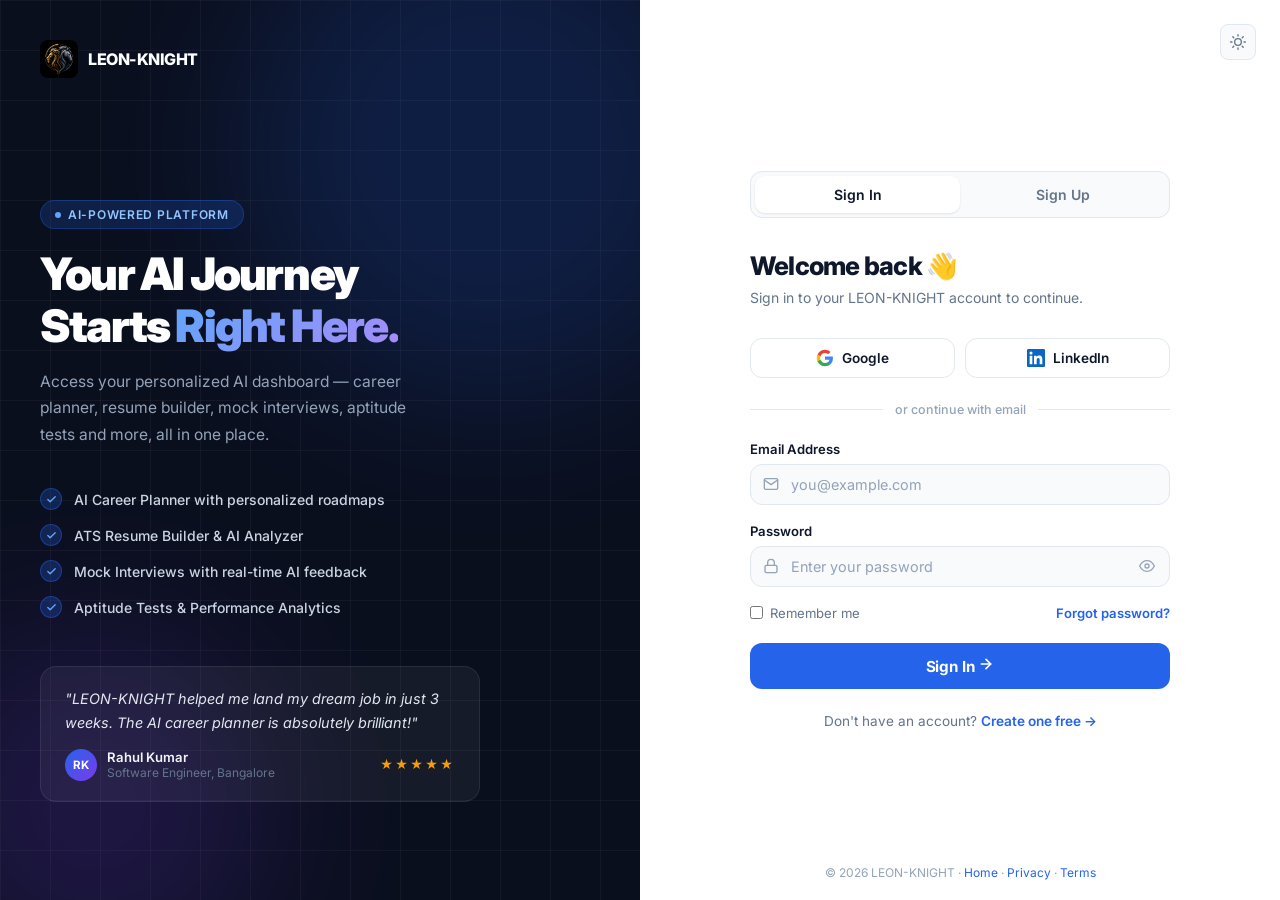
<file: login.html>
<!DOCTYPE html>
<html lang="en" data-theme="light">
<head>
  <meta charset="UTF-8" />
  <meta name="viewport" content="width=device-width, initial-scale=1.0" />
  <meta name="description" content="Sign in to LEON-KNIGHT — your AI-powered platform for career, learning and growth." />
  <meta name="robots" content="noindex, nofollow" />
  <title>Login — LEON-KNIGHT</title>
  <link rel="preconnect" href="https://fonts.googleapis.com" />
  <link rel="preconnect" href="https://fonts.gstatic.com" crossorigin />
  <link href="https://fonts.googleapis.com/css2?family=Inter:wght@300;400;500;600;700;800;900&display=swap" rel="stylesheet" />
  <style>
    /* ── TOKENS ── */
    :root {
      --bg: #ffffff;
      --bg-secondary: #F8FAFC;
      --bg-tertiary: #F1F5F9;
      --border: #E2E8F0;
      --text-primary: #0F172A;
      --text-secondary: #64748B;
      --text-tertiary: #94A3B8;
      --accent: #2563EB;
      --accent-hover: #1D4ED8;
      --accent-light: #EFF6FF;
      --accent-muted: #DBEAFE;
      --error: #EF4444;
      --success: #10b981;
      --shadow-sm: 0 1px 3px rgba(0,0,0,0.06), 0 1px 2px rgba(0,0,0,0.04);
      --shadow-md: 0 4px 6px -1px rgba(0,0,0,0.06), 0 2px 4px -1px rgba(0,0,0,0.04);
      --shadow-lg: 0 10px 15px -3px rgba(0,0,0,0.07), 0 4px 6px -2px rgba(0,0,0,0.04);
      --shadow-xl: 0 20px 40px rgba(0,0,0,0.08);
      --radius: 12px;
      --radius-sm: 8px;
      --radius-lg: 16px;
      --radius-full: 9999px;
      --font: 'Inter', -apple-system, sans-serif;
      --transition: 0.2s ease;
    }
    [data-theme="dark"] {
      --bg: #0A0F1E;
      --bg-secondary: #111827;
      --bg-tertiary: #1E2A3B;
      --border: #1E2A3B;
      --text-primary: #F1F5F9;
      --text-secondary: #94A3B8;
      --text-tertiary: #64748B;
      --accent-light: #1E3A5F;
      --accent-muted: #1E3A5F;
      --shadow-xl: 0 20px 40px rgba(0,0,0,0.4);
    }

    /* ── RESET ── */
    *, *::before, *::after { box-sizing: border-box; margin: 0; padding: 0; }
    html { font-size: 16px; -webkit-text-size-adjust: 100%; }
    body {
      font-family: var(--font);
      background: var(--bg);
      color: var(--text-primary);
      min-height: 100svh;
      overflow-x: hidden;
      transition: background 0.4s ease, color 0.4s ease;
    }
    a { text-decoration: none; color: inherit; }
    input { font-family: var(--font); }
    button { border: none; cursor: pointer; font-family: var(--font); }
    ::-webkit-scrollbar { width: 5px; }
    ::-webkit-scrollbar-thumb { background: var(--border); border-radius: 99px; }

    /* ── LAYOUT ── */
    .auth-page {
      min-height: 100svh;
      display: grid;
      grid-template-columns: 1fr 1fr;
    }

    /* ── LEFT PANEL ── */
    .auth-left {
      background: #0A0F1E;
      position: relative;
      display: flex;
      flex-direction: column;
      padding: 40px;
      overflow: hidden;
    }
    .auth-left-bg {
      position: absolute;
      inset: 0;
      pointer-events: none;
    }
    .auth-left-blob {
      position: absolute;
      border-radius: 50%;
      filter: blur(80px);
      opacity: 0.18;
    }
    .blob-a { width: 500px; height: 500px; background: #2563EB; top: -100px; right: -100px; animation: bfloat 8s ease-in-out infinite; }
    .blob-b { width: 350px; height: 350px; background: #7C3AED; bottom: -80px; left: -80px; animation: bfloat 10s ease-in-out infinite reverse; }
    @keyframes bfloat {
      0%, 100% { transform: translate(0,0) scale(1); }
      50% { transform: translate(15px,-15px) scale(1.05); }
    }

    /* Grid pattern */
    .auth-left::before {
      content: '';
      position: absolute;
      inset: 0;
      background-image: linear-gradient(rgba(255,255,255,0.04) 1px, transparent 1px),
                        linear-gradient(90deg, rgba(255,255,255,0.04) 1px, transparent 1px);
      background-size: 50px 50px;
      pointer-events: none;
    }

    .left-header { position: relative; z-index: 1; }
    .left-logo {
      display: flex;
      align-items: center;
      gap: 10px;
      text-decoration: none;
      margin-bottom: 64px;
    }
    .left-logo img { width: 38px; height: 38px; object-fit: contain; border-radius: 8px; }
    .left-logo span {
      font-size: 1rem;
      font-weight: 800;
      color: #ffffff;
      letter-spacing: -0.03em;
    }

    .left-body {
      position: relative;
      z-index: 1;
      flex: 1;
      display: flex;
      flex-direction: column;
      justify-content: center;
    }

    .left-badge {
      display: inline-flex;
      align-items: center;
      gap: 7px;
      background: rgba(37,99,235,0.2);
      border: 1px solid rgba(37,99,235,0.3);
      color: #93C5FD;
      font-size: 0.75rem;
      font-weight: 600;
      letter-spacing: 0.06em;
      text-transform: uppercase;
      padding: 6px 14px;
      border-radius: var(--radius-full);
      margin-bottom: 20px;
      width: fit-content;
    }
    .badge-dot-w {
      width: 6px; height: 6px;
      background: #60A5FA;
      border-radius: 50%;
      animation: pulse 2s ease infinite;
    }
    @keyframes pulse { 0%,100%{opacity:1;transform:scale(1)} 50%{opacity:0.5;transform:scale(1.3)} }

    .left-headline {
      font-size: clamp(2rem, 3.5vw, 2.8rem);
      font-weight: 900;
      color: #ffffff;
      line-height: 1.15;
      letter-spacing: -0.04em;
      margin-bottom: 16px;
    }
    .left-headline span {
      background: linear-gradient(135deg, #60A5FA 0%, #A78BFA 100%);
      -webkit-background-clip: text;
      -webkit-text-fill-color: transparent;
      background-clip: text;
    }
    .left-sub {
      font-size: 0.975rem;
      color: #94A3B8;
      line-height: 1.7;
      max-width: 400px;
      margin-bottom: 40px;
    }

    /* Feature list */
    .left-features { display: flex; flex-direction: column; gap: 14px; margin-bottom: 48px; }
    .feature-item {
      display: flex;
      align-items: center;
      gap: 12px;
    }
    .feature-check {
      width: 22px; height: 22px;
      border-radius: 50%;
      background: rgba(37,99,235,0.25);
      border: 1px solid rgba(37,99,235,0.4);
      display: flex;
      align-items: center;
      justify-content: center;
      flex-shrink: 0;
      color: #60A5FA;
    }
    .feature-text { font-size: 0.875rem; color: #CBD5E1; font-weight: 500; }

    /* Testimonial */
    .left-testi {
      background: rgba(255,255,255,0.05);
      border: 1px solid rgba(255,255,255,0.08);
      border-radius: var(--radius-lg);
      padding: 20px 24px;
      max-width: 440px;
    }
    .testi-q { font-size: 0.9rem; color: #E2E8F0; line-height: 1.65; font-style: italic; margin-bottom: 14px; }
    .testi-info { display: flex; align-items: center; gap: 10px; }
    .testi-av {
      width: 32px; height: 32px;
      border-radius: 50%;
      background: linear-gradient(135deg, #2563EB, #7C3AED);
      color: #fff;
      font-size: 0.72rem;
      font-weight: 700;
      display: flex;
      align-items: center;
      justify-content: center;
    }
    .testi-nm { font-size: 0.82rem; font-weight: 600; color: #F1F5F9; }
    .testi-tl { font-size: 0.75rem; color: #64748B; }
    .testi-stars { margin-left: auto; color: #F59E0B; font-size: 0.78rem; letter-spacing: 2px; }

    /* ── RIGHT PANEL ── */
    .auth-right {
      display: flex;
      flex-direction: column;
      align-items: center;
      justify-content: center;
      padding: 48px 40px;
      background: var(--bg);
      position: relative;
    }

    /* Theme toggle */
    .theme-btn {
      position: absolute;
      top: 24px;
      right: 24px;
      width: 36px; height: 36px;
      border-radius: var(--radius-sm);
      background: var(--bg-secondary);
      border: 1px solid var(--border);
      color: var(--text-secondary);
      display: flex; align-items: center; justify-content: center;
      cursor: pointer;
      transition: background var(--transition), color var(--transition);
    }
    .theme-btn:hover { background: var(--bg-tertiary); color: var(--text-primary); }
    [data-theme="light"] .moon-i { display: none; }
    [data-theme="dark"] .sun-i { display: none; }

    .auth-card {
      width: 100%;
      max-width: 420px;
    }

    /* ── TABS ── */
    .auth-tabs {
      display: flex;
      background: var(--bg-secondary);
      border: 1px solid var(--border);
      border-radius: var(--radius);
      padding: 4px;
      margin-bottom: 32px;
    }
    .auth-tab {
      flex: 1;
      padding: 10px;
      font-size: 0.875rem;
      font-weight: 600;
      color: var(--text-secondary);
      background: transparent;
      border-radius: calc(var(--radius) - 2px);
      transition: all var(--transition);
      text-align: center;
    }
    .auth-tab.active {
      background: var(--bg);
      color: var(--text-primary);
      box-shadow: var(--shadow-sm);
    }

    /* ── PANEL VISIBILITY ── */
    .auth-panel { display: none; }
    .auth-panel.active { display: block; }

    /* ── FORM HEADER ── */
    .form-heading { font-size: 1.6rem; font-weight: 800; color: var(--text-primary); letter-spacing: -0.03em; margin-bottom: 6px; }
    .form-subheading { font-size: 0.875rem; color: var(--text-secondary); margin-bottom: 28px; line-height: 1.6; }

    /* ── SOCIAL LOGIN ── */
    .social-row { display: flex; gap: 10px; margin-bottom: 24px; }
    .social-login-btn {
      flex: 1;
      display: flex;
      align-items: center;
      justify-content: center;
      gap: 8px;
      padding: 10px;
      border: 1.5px solid var(--border);
      border-radius: var(--radius);
      background: var(--bg);
      color: var(--text-primary);
      font-size: 0.85rem;
      font-weight: 600;
      cursor: pointer;
      transition: background var(--transition), border-color var(--transition), transform var(--transition);
    }
    .social-login-btn:hover { background: var(--bg-secondary); border-color: var(--accent); transform: translateY(-1px); }

    /* ── DIVIDER ── */
    .divider {
      display: flex;
      align-items: center;
      gap: 12px;
      margin-bottom: 24px;
    }
    .divider-line { flex: 1; height: 1px; background: var(--border); }
    .divider-text { font-size: 0.78rem; color: var(--text-tertiary); font-weight: 500; white-space: nowrap; }

    /* ── FORM FIELDS ── */
    .field-group { margin-bottom: 18px; }
    .field-label {
      display: block;
      font-size: 0.82rem;
      font-weight: 600;
      color: var(--text-primary);
      margin-bottom: 7px;
    }
    .field-wrap {
      position: relative;
      display: flex;
      align-items: center;
    }
    .field-icon {
      position: absolute;
      left: 13px;
      color: var(--text-tertiary);
      pointer-events: none;
      display: flex;
    }
    .field-input {
      width: 100%;
      padding: 11px 14px 11px 40px;
      border: 1.5px solid var(--border);
      border-radius: var(--radius);
      background: var(--bg-secondary);
      color: var(--text-primary);
      font-size: 0.9rem;
      transition: border-color var(--transition), box-shadow var(--transition), background var(--transition);
      outline: none;
    }
    .field-input::placeholder { color: var(--text-tertiary); }
    .field-input:focus {
      border-color: var(--accent);
      background: var(--bg);
      box-shadow: 0 0 0 3px rgba(37,99,235,0.1);
    }
    .field-input.error { border-color: var(--error); }
    .field-error { font-size: 0.75rem; color: var(--error); margin-top: 5px; }

    /* Password toggle */
    .pwd-toggle {
      position: absolute;
      right: 13px;
      background: transparent;
      color: var(--text-tertiary);
      display: flex;
      align-items: center;
      padding: 2px;
      transition: color var(--transition);
    }
    .pwd-toggle:hover { color: var(--text-primary); }

    /* ── ROW ── */
    .form-row-2 { display: grid; grid-template-columns: 1fr 1fr; gap: 14px; }

    /* ── FORGOT ── */
    .forgot-row {
      display: flex;
      align-items: center;
      justify-content: space-between;
      margin-bottom: 22px;
    }
    .remember-label { display: flex; align-items: center; gap: 7px; font-size: 0.82rem; color: var(--text-secondary); cursor: pointer; }
    .remember-label input { accent-color: var(--accent); }
    .forgot-link { font-size: 0.82rem; font-weight: 600; color: var(--accent); cursor: pointer; transition: opacity var(--transition); }
    .forgot-link:hover { opacity: 0.75; }

    /* ── SUBMIT BTN ── */
    .submit-btn {
      width: 100%;
      padding: 13px;
      background: var(--accent);
      color: #fff;
      font-size: 0.95rem;
      font-weight: 700;
      border-radius: var(--radius);
      transition: background var(--transition), transform var(--transition), box-shadow var(--transition);
      display: flex;
      align-items: center;
      justify-content: center;
      gap: 8px;
      letter-spacing: -0.01em;
    }
    .submit-btn:hover { background: var(--accent-hover); transform: translateY(-1px); box-shadow: 0 4px 16px rgba(37,99,235,0.35); }
    .submit-btn:active { transform: none; }
    .submit-btn:disabled { opacity: 0.65; cursor: not-allowed; transform: none; box-shadow: none; }

    /* ── FORM MSG ── */
    .form-msg {
      margin-top: 14px;
      font-size: 0.85rem;
      padding: 10px 14px;
      border-radius: var(--radius-sm);
      display: none;
    }
    .form-msg.error { background: #FEF2F2; border: 1px solid #FECACA; color: var(--error); display: block; }
    .form-msg.success { background: #F0FDF4; border: 1px solid #BBF7D0; color: #059669; display: block; }
    [data-theme="dark"] .form-msg.error { background: rgba(239,68,68,0.1); border-color: rgba(239,68,68,0.3); }
    [data-theme="dark"] .form-msg.success { background: rgba(16,185,129,0.1); border-color: rgba(16,185,129,0.3); }

    /* ── TERMS ── */
    .terms-row {
      display: flex;
      align-items: flex-start;
      gap: 8px;
      margin-bottom: 20px;
      font-size: 0.79rem;
      color: var(--text-secondary);
      line-height: 1.5;
    }
    .terms-row input { margin-top: 2px; flex-shrink: 0; accent-color: var(--accent); }
    .terms-row a { color: var(--accent); font-weight: 600; }

    /* ── SWITCH PROMPT ── */
    .switch-prompt { text-align: center; margin-top: 24px; font-size: 0.85rem; color: var(--text-secondary); }
    .switch-prompt a { color: var(--accent); font-weight: 600; cursor: pointer; }
    .switch-prompt a:hover { text-decoration: underline; }

    /* ── STRENGTH BAR ── */
    .pwd-strength { margin-top: 8px; }
    .strength-bar { display: flex; gap: 4px; margin-bottom: 4px; }
    .strength-seg {
      flex: 1; height: 3px;
      background: var(--border);
      border-radius: 99px;
      transition: background 0.3s;
    }
    .strength-seg.weak { background: #EF4444; }
    .strength-seg.fair { background: #F59E0B; }
    .strength-seg.good { background: #3B82F6; }
    .strength-seg.strong { background: #10B981; }
    .strength-label { font-size: 0.72rem; color: var(--text-tertiary); }

    /* ── FORGOT PANEL ── */
    .back-btn {
      display: inline-flex;
      align-items: center;
      gap: 6px;
      font-size: 0.82rem;
      font-weight: 600;
      color: var(--text-secondary);
      background: transparent;
      padding: 4px 0;
      margin-bottom: 20px;
      transition: color var(--transition);
    }
    .back-btn:hover { color: var(--accent); }

    /* ── LOADING SPINNER ── */
    .spinner {
      width: 18px; height: 18px;
      border: 2px solid rgba(255,255,255,0.3);
      border-top-color: #fff;
      border-radius: 50%;
      animation: spin 0.6s linear infinite;
      display: none;
    }
    .submit-btn.loading .spinner { display: block; }
    .submit-btn.loading .btn-text { display: none; }
    @keyframes spin { to { transform: rotate(360deg); } }

    /* ── FOOTER NOTE ── */
    .auth-footer-note {
      position: absolute;
      bottom: 20px;
      left: 50%;
      transform: translateX(-50%);
      font-size: 0.75rem;
      color: var(--text-tertiary);
      white-space: nowrap;
      text-align: center;
    }
    .auth-footer-note a { color: var(--accent); }

    /* ── RESPONSIVE ── */
    @media (max-width: 900px) {
      .auth-page { grid-template-columns: 1fr; }
      .auth-left { display: none; }
      .auth-right { padding: 32px 24px; }
    }
    @media (max-width: 480px) {
      .social-row { flex-direction: column; }
      .form-row-2 { grid-template-columns: 1fr; }
    }
  </style>
</head>
<body>

<div class="auth-page">

  <!-- ═══════════════════════════════════
       LEFT PANEL — Brand showcase
  ═══════════════════════════════════ -->
  <div class="auth-left">
    <div class="auth-left-bg">
      <div class="auth-left-blob blob-a"></div>
      <div class="auth-left-blob blob-b"></div>
    </div>

    <div class="left-header">
      <a href="index.html" class="left-logo">
        <img src="logo.jpg" alt="LEON-KNIGHT Logo" />
        <span>LEON-KNIGHT</span>
      </a>
    </div>

    <div class="left-body">
      <div class="left-badge">
        <span class="badge-dot-w"></span>
        AI-Powered Platform
      </div>
      <h1 class="left-headline">
        Your AI Journey<br />Starts <span>Right Here.</span>
      </h1>
      <p class="left-sub">
        Access your personalized AI dashboard — career planner, resume builder, mock interviews, aptitude tests and more, all in one place.
      </p>

      <div class="left-features">
        <div class="feature-item">
          <div class="feature-check">
            <svg width="11" height="11" viewBox="0 0 24 24" fill="none" stroke="currentColor" stroke-width="3" stroke-linecap="round" stroke-linejoin="round"><polyline points="20 6 9 17 4 12"/></svg>
          </div>
          <span class="feature-text">AI Career Planner with personalized roadmaps</span>
        </div>
        <div class="feature-item">
          <div class="feature-check">
            <svg width="11" height="11" viewBox="0 0 24 24" fill="none" stroke="currentColor" stroke-width="3" stroke-linecap="round" stroke-linejoin="round"><polyline points="20 6 9 17 4 12"/></svg>
          </div>
          <span class="feature-text">ATS Resume Builder & AI Analyzer</span>
        </div>
        <div class="feature-item">
          <div class="feature-check">
            <svg width="11" height="11" viewBox="0 0 24 24" fill="none" stroke="currentColor" stroke-width="3" stroke-linecap="round" stroke-linejoin="round"><polyline points="20 6 9 17 4 12"/></svg>
          </div>
          <span class="feature-text">Mock Interviews with real-time AI feedback</span>
        </div>
        <div class="feature-item">
          <div class="feature-check">
            <svg width="11" height="11" viewBox="0 0 24 24" fill="none" stroke="currentColor" stroke-width="3" stroke-linecap="round" stroke-linejoin="round"><polyline points="20 6 9 17 4 12"/></svg>
          </div>
          <span class="feature-text">Aptitude Tests & Performance Analytics</span>
        </div>
      </div>

      <div class="left-testi">
        <p class="testi-q">"LEON-KNIGHT helped me land my dream job in just 3 weeks. The AI career planner is absolutely brilliant!"</p>
        <div class="testi-info">
          <div class="testi-av">RK</div>
          <div>
            <div class="testi-nm">Rahul Kumar</div>
            <div class="testi-tl">Software Engineer, Bangalore</div>
          </div>
          <div class="testi-stars">★★★★★</div>
        </div>
      </div>
    </div>
  </div>

  <!-- ═══════════════════════════════════
       RIGHT PANEL — Auth forms
  ═══════════════════════════════════ -->
  <div class="auth-right">

    <!-- Theme toggle -->
    <button class="theme-btn" id="theme-toggle" aria-label="Toggle theme" title="Toggle dark mode">
      <svg class="sun-i" width="16" height="16" viewBox="0 0 24 24" fill="none" stroke="currentColor" stroke-width="2" stroke-linecap="round" stroke-linejoin="round"><circle cx="12" cy="12" r="5"/><line x1="12" y1="1" x2="12" y2="3"/><line x1="12" y1="21" x2="12" y2="23"/><line x1="4.22" y1="4.22" x2="5.64" y2="5.64"/><line x1="18.36" y1="18.36" x2="19.78" y2="19.78"/><line x1="1" y1="12" x2="3" y2="12"/><line x1="21" y1="12" x2="23" y2="12"/><line x1="4.22" y1="19.78" x2="5.64" y2="18.36"/><line x1="18.36" y1="5.64" x2="19.78" y2="4.22"/></svg>
      <svg class="moon-i" width="16" height="16" viewBox="0 0 24 24" fill="none" stroke="currentColor" stroke-width="2" stroke-linecap="round" stroke-linejoin="round"><path d="M21 12.79A9 9 0 1 1 11.21 3 7 7 0 0 0 21 12.79z"/></svg>
    </button>

    <div class="auth-card">

      <!-- ── TABS ── -->
      <div class="auth-tabs" role="tablist">
        <button class="auth-tab active" id="tab-login" role="tab" aria-selected="true" onclick="showPanel('login')">Sign In</button>
        <button class="auth-tab" id="tab-signup" role="tab" aria-selected="false" onclick="showPanel('signup')">Sign Up</button>
      </div>

      <!-- ═══════════════════════
           SIGN IN PANEL
      ═══════════════════════ -->
      <div class="auth-panel active" id="panel-login">
        <h2 class="form-heading">Welcome back 👋</h2>
        <p class="form-subheading">Sign in to your LEON-KNIGHT account to continue.</p>

        <!-- Social -->
        <div class="social-row">
          <button class="social-login-btn" onclick="socialLogin('Google')" aria-label="Continue with Google">
            <svg width="18" height="18" viewBox="0 0 24 24"><path fill="#4285F4" d="M22.56 12.25c0-.78-.07-1.53-.2-2.25H12v4.26h5.92c-.26 1.37-1.04 2.53-2.21 3.31v2.77h3.57c2.08-1.92 3.28-4.74 3.28-8.09z"/><path fill="#34A853" d="M12 23c2.97 0 5.46-.98 7.28-2.66l-3.57-2.77c-.98.66-2.23 1.06-3.71 1.06-2.86 0-5.29-1.93-6.16-4.53H2.18v2.84C3.99 20.53 7.7 23 12 23z"/><path fill="#FBBC05" d="M5.84 14.09c-.22-.66-.35-1.36-.35-2.09s.13-1.43.35-2.09V7.07H2.18C1.43 8.55 1 10.22 1 12s.43 3.45 1.18 4.93l2.85-2.22.81-.62z"/><path fill="#EA4335" d="M12 5.38c1.62 0 3.06.56 4.21 1.64l3.15-3.15C17.45 2.09 14.97 1 12 1 7.7 1 3.99 3.47 2.18 7.07l3.66 2.84c.87-2.6 3.3-4.53 6.16-4.53z"/></svg>
            Google
          </button>
          <button class="social-login-btn" onclick="socialLogin('LinkedIn')" aria-label="Continue with LinkedIn">
            <svg width="18" height="18" viewBox="0 0 24 24" fill="#0A66C2"><path d="M20.447 20.452h-3.554v-5.569c0-1.328-.027-3.037-1.852-3.037-1.853 0-2.136 1.445-2.136 2.939v5.667H9.351V9h3.414v1.561h.046c.477-.9 1.637-1.85 3.37-1.85 3.601 0 4.267 2.37 4.267 5.455v6.286zM5.337 7.433a2.062 2.062 0 0 1-2.063-2.065 2.064 2.064 0 1 1 2.063 2.065zm1.782 13.019H3.555V9h3.564v11.452zM22.225 0H1.771C.792 0 0 .774 0 1.729v20.542C0 23.227.792 24 1.771 24h20.451C23.2 24 24 23.227 24 22.271V1.729C24 .774 23.2 0 22.222 0h.003z"/></svg>
            LinkedIn
          </button>
        </div>

        <div class="divider">
          <div class="divider-line"></div>
          <span class="divider-text">or continue with email</span>
          <div class="divider-line"></div>
        </div>

        <form id="login-form" novalidate>
          <!-- Email -->
          <div class="field-group">
            <label class="field-label" for="login-email">Email Address</label>
            <div class="field-wrap">
              <span class="field-icon">
                <svg width="16" height="16" viewBox="0 0 24 24" fill="none" stroke="currentColor" stroke-width="2" stroke-linecap="round" stroke-linejoin="round"><path d="M4 4h16c1.1 0 2 .9 2 2v12c0 1.1-.9 2-2 2H4c-1.1 0-2-.9-2-2V6c0-1.1.9-2 2-2z"/><polyline points="22,6 12,13 2,6"/></svg>
              </span>
              <input type="email" id="login-email" class="field-input" placeholder="you@example.com" autocomplete="email" />
            </div>
            <div class="field-error" id="login-email-err"></div>
          </div>

          <!-- Password -->
          <div class="field-group">
            <label class="field-label" for="login-pwd">Password</label>
            <div class="field-wrap">
              <span class="field-icon">
                <svg width="16" height="16" viewBox="0 0 24 24" fill="none" stroke="currentColor" stroke-width="2" stroke-linecap="round" stroke-linejoin="round"><rect x="3" y="11" width="18" height="11" rx="2" ry="2"/><path d="M7 11V7a5 5 0 0 1 10 0v4"/></svg>
              </span>
              <input type="password" id="login-pwd" class="field-input" placeholder="Enter your password" autocomplete="current-password" />
              <button type="button" class="pwd-toggle" onclick="togglePwd('login-pwd', this)" aria-label="Show password">
                <svg width="16" height="16" viewBox="0 0 24 24" fill="none" stroke="currentColor" stroke-width="2" stroke-linecap="round" stroke-linejoin="round"><path d="M1 12s4-8 11-8 11 8 11 8-4 8-11 8-11-8-11-8z"/><circle cx="12" cy="12" r="3"/></svg>
              </button>
            </div>
            <div class="field-error" id="login-pwd-err"></div>
          </div>

          <!-- Remember / Forgot -->
          <div class="forgot-row">
            <label class="remember-label">
              <input type="checkbox" id="remember-me" />
              Remember me
            </label>
            <span class="forgot-link" onclick="showPanel('forgot')">Forgot password?</span>
          </div>

          <button type="submit" class="submit-btn" id="login-submit">
            <span class="spinner"></span>
            <span class="btn-text">
              Sign In
              <svg width="16" height="16" viewBox="0 0 24 24" fill="none" stroke="currentColor" stroke-width="2.5" stroke-linecap="round" stroke-linejoin="round"><line x1="5" y1="12" x2="19" y2="12"/><polyline points="12 5 19 12 12 19"/></svg>
            </span>
          </button>

          <div class="form-msg" id="login-msg"></div>
        </form>

        <div class="switch-prompt">
          Don't have an account? <a onclick="showPanel('signup')">Create one free →</a>
        </div>
      </div>

      <!-- ═══════════════════════
           SIGN UP PANEL
      ═══════════════════════ -->
      <div class="auth-panel" id="panel-signup">
        <h2 class="form-heading">Create account 🚀</h2>
        <p class="form-subheading">Join 50,000+ users on LEON-KNIGHT. Free to start.</p>

        <div class="social-row">
          <button class="social-login-btn" onclick="socialLogin('Google')" aria-label="Sign up with Google">
            <svg width="18" height="18" viewBox="0 0 24 24"><path fill="#4285F4" d="M22.56 12.25c0-.78-.07-1.53-.2-2.25H12v4.26h5.92c-.26 1.37-1.04 2.53-2.21 3.31v2.77h3.57c2.08-1.92 3.28-4.74 3.28-8.09z"/><path fill="#34A853" d="M12 23c2.97 0 5.46-.98 7.28-2.66l-3.57-2.77c-.98.66-2.23 1.06-3.71 1.06-2.86 0-5.29-1.93-6.16-4.53H2.18v2.84C3.99 20.53 7.7 23 12 23z"/><path fill="#FBBC05" d="M5.84 14.09c-.22-.66-.35-1.36-.35-2.09s.13-1.43.35-2.09V7.07H2.18C1.43 8.55 1 10.22 1 12s.43 3.45 1.18 4.93l2.85-2.22.81-.62z"/><path fill="#EA4335" d="M12 5.38c1.62 0 3.06.56 4.21 1.64l3.15-3.15C17.45 2.09 14.97 1 12 1 7.7 1 3.99 3.47 2.18 7.07l3.66 2.84c.87-2.6 3.3-4.53 6.16-4.53z"/></svg>
            Google
          </button>
          <button class="social-login-btn" onclick="socialLogin('LinkedIn')" aria-label="Sign up with LinkedIn">
            <svg width="18" height="18" viewBox="0 0 24 24" fill="#0A66C2"><path d="M20.447 20.452h-3.554v-5.569c0-1.328-.027-3.037-1.852-3.037-1.853 0-2.136 1.445-2.136 2.939v5.667H9.351V9h3.414v1.561h.046c.477-.9 1.637-1.85 3.37-1.85 3.601 0 4.267 2.37 4.267 5.455v6.286zM5.337 7.433a2.062 2.062 0 0 1-2.063-2.065 2.064 2.064 0 1 1 2.063 2.065zm1.782 13.019H3.555V9h3.564v11.452zM22.225 0H1.771C.792 0 0 .774 0 1.729v20.542C0 23.227.792 24 1.771 24h20.451C23.2 24 24 23.227 24 22.271V1.729C24 .774 23.2 0 22.222 0h.003z"/></svg>
            LinkedIn
          </button>
        </div>

        <div class="divider">
          <div class="divider-line"></div>
          <span class="divider-text">or sign up with email</span>
          <div class="divider-line"></div>
        </div>

        <form id="signup-form" novalidate>
          <div class="form-row-2">
            <div class="field-group">
              <label class="field-label" for="su-fname">First Name</label>
              <div class="field-wrap">
                <span class="field-icon">
                  <svg width="16" height="16" viewBox="0 0 24 24" fill="none" stroke="currentColor" stroke-width="2" stroke-linecap="round" stroke-linejoin="round"><path d="M20 21v-2a4 4 0 0 0-4-4H8a4 4 0 0 0-4 4v2"/><circle cx="12" cy="7" r="4"/></svg>
                </span>
                <input type="text" id="su-fname" class="field-input" placeholder="Madhan" autocomplete="given-name" />
              </div>
              <div class="field-error" id="su-fname-err"></div>
            </div>
            <div class="field-group">
              <label class="field-label" for="su-lname">Last Name</label>
              <div class="field-wrap">
                <span class="field-icon">
                  <svg width="16" height="16" viewBox="0 0 24 24" fill="none" stroke="currentColor" stroke-width="2" stroke-linecap="round" stroke-linejoin="round"><path d="M20 21v-2a4 4 0 0 0-4-4H8a4 4 0 0 0-4 4v2"/><circle cx="12" cy="7" r="4"/></svg>
                </span>
                <input type="text" id="su-lname" class="field-input" placeholder="Kumar" autocomplete="family-name" />
              </div>
              <div class="field-error" id="su-lname-err"></div>
            </div>
          </div>

          <div class="field-group">
            <label class="field-label" for="su-email">Email Address</label>
            <div class="field-wrap">
              <span class="field-icon">
                <svg width="16" height="16" viewBox="0 0 24 24" fill="none" stroke="currentColor" stroke-width="2" stroke-linecap="round" stroke-linejoin="round"><path d="M4 4h16c1.1 0 2 .9 2 2v12c0 1.1-.9 2-2 2H4c-1.1 0-2-.9-2-2V6c0-1.1.9-2 2-2z"/><polyline points="22,6 12,13 2,6"/></svg>
              </span>
              <input type="email" id="su-email" class="field-input" placeholder="you@example.com" autocomplete="email" />
            </div>
            <div class="field-error" id="su-email-err"></div>
          </div>

          <div class="field-group">
            <label class="field-label" for="su-pwd">Create Password</label>
            <div class="field-wrap">
              <span class="field-icon">
                <svg width="16" height="16" viewBox="0 0 24 24" fill="none" stroke="currentColor" stroke-width="2" stroke-linecap="round" stroke-linejoin="round"><rect x="3" y="11" width="18" height="11" rx="2" ry="2"/><path d="M7 11V7a5 5 0 0 1 10 0v4"/></svg>
              </span>
              <input type="password" id="su-pwd" class="field-input" placeholder="Min 8 characters" autocomplete="new-password" oninput="checkStrength(this.value)" />
              <button type="button" class="pwd-toggle" onclick="togglePwd('su-pwd', this)" aria-label="Show password">
                <svg width="16" height="16" viewBox="0 0 24 24" fill="none" stroke="currentColor" stroke-width="2" stroke-linecap="round" stroke-linejoin="round"><path d="M1 12s4-8 11-8 11 8 11 8-4 8-11 8-11-8-11-8z"/><circle cx="12" cy="12" r="3"/></svg>
              </button>
            </div>
            <div class="pwd-strength" id="pwd-strength">
              <div class="strength-bar">
                <div class="strength-seg" id="seg1"></div>
                <div class="strength-seg" id="seg2"></div>
                <div class="strength-seg" id="seg3"></div>
                <div class="strength-seg" id="seg4"></div>
              </div>
              <span class="strength-label" id="strength-label">Enter a password</span>
            </div>
            <div class="field-error" id="su-pwd-err"></div>
          </div>

          <div class="terms-row">
            <input type="checkbox" id="su-terms" />
            <label for="su-terms">I agree to the <a href="#">Terms of Service</a> and <a href="#">Privacy Policy</a> of LEON-KNIGHT.</label>
          </div>

          <button type="submit" class="submit-btn" id="signup-submit">
            <span class="spinner"></span>
            <span class="btn-text">
              Create Account
              <svg width="16" height="16" viewBox="0 0 24 24" fill="none" stroke="currentColor" stroke-width="2.5" stroke-linecap="round" stroke-linejoin="round"><line x1="5" y1="12" x2="19" y2="12"/><polyline points="12 5 19 12 12 19"/></svg>
            </span>
          </button>

          <div class="form-msg" id="signup-msg"></div>
        </form>

        <div class="switch-prompt">
          Already have an account? <a onclick="showPanel('login')">Sign in →</a>
        </div>
      </div>

      <!-- ═══════════════════════
           FORGOT PASSWORD PANEL
      ═══════════════════════ -->
      <div class="auth-panel" id="panel-forgot">
        <button class="back-btn" onclick="showPanel('login')">
          <svg width="16" height="16" viewBox="0 0 24 24" fill="none" stroke="currentColor" stroke-width="2.5" stroke-linecap="round" stroke-linejoin="round"><polyline points="15 18 9 12 15 6"/></svg>
          Back to Sign In
        </button>

        <h2 class="form-heading">Reset Password 🔐</h2>
        <p class="form-subheading">Enter your email and we'll send you a link to reset your password.</p>

        <form id="forgot-form" novalidate>
          <div class="field-group" style="margin-bottom:24px;">
            <label class="field-label" for="forgot-email">Email Address</label>
            <div class="field-wrap">
              <span class="field-icon">
                <svg width="16" height="16" viewBox="0 0 24 24" fill="none" stroke="currentColor" stroke-width="2" stroke-linecap="round" stroke-linejoin="round"><path d="M4 4h16c1.1 0 2 .9 2 2v12c0 1.1-.9 2-2 2H4c-1.1 0-2-.9-2-2V6c0-1.1.9-2 2-2z"/><polyline points="22,6 12,13 2,6"/></svg>
              </span>
              <input type="email" id="forgot-email" class="field-input" placeholder="you@example.com" autocomplete="email" />
            </div>
            <div class="field-error" id="forgot-email-err"></div>
          </div>

          <button type="submit" class="submit-btn" id="forgot-submit">
            <span class="spinner"></span>
            <span class="btn-text">
              Send Reset Link
              <svg width="16" height="16" viewBox="0 0 24 24" fill="none" stroke="currentColor" stroke-width="2.5" stroke-linecap="round" stroke-linejoin="round"><line x1="22" y1="2" x2="11" y2="13"/><polygon points="22 2 15 22 11 13 2 9 22 2"/></svg>
            </span>
          </button>
          <div class="form-msg" id="forgot-msg"></div>
        </form>
      </div>

    </div><!-- /.auth-card -->

    <div class="auth-footer-note">
      © 2026 LEON-KNIGHT · <a href="index.html">Home</a> · <a href="#">Privacy</a> · <a href="#">Terms</a>
    </div>

  </div><!-- /.auth-right -->
</div><!-- /.auth-page -->

<script>
'use strict';

// ── THEME ──
(function() {
  const html = document.documentElement;
  const btn = document.getElementById('theme-toggle');
  const saved = localStorage.getItem('lk-theme') || 'light';
  html.setAttribute('data-theme', saved);
  btn.addEventListener('click', () => {
    const next = html.getAttribute('data-theme') === 'dark' ? 'light' : 'dark';
    html.setAttribute('data-theme', next);
    localStorage.setItem('lk-theme', next);
  });
})();

// ── PANEL SWITCH ──
function showPanel(name) {
  document.querySelectorAll('.auth-panel').forEach(p => p.classList.remove('active'));
  document.querySelectorAll('.auth-tab').forEach(t => { t.classList.remove('active'); t.setAttribute('aria-selected','false'); });

  const panel = document.getElementById('panel-' + name);
  if (panel) panel.classList.add('active');

  if (name === 'login')  { document.getElementById('tab-login').classList.add('active'); document.getElementById('tab-login').setAttribute('aria-selected','true'); }
  if (name === 'signup') { document.getElementById('tab-signup').classList.add('active'); document.getElementById('tab-signup').setAttribute('aria-selected','true'); }
}

// ── PASSWORD VISIBILITY ──
function togglePwd(id, btn) {
  const input = document.getElementById(id);
  const isText = input.type === 'text';
  input.type = isText ? 'password' : 'text';
  btn.innerHTML = isText
    ? '<svg width="16" height="16" viewBox="0 0 24 24" fill="none" stroke="currentColor" stroke-width="2" stroke-linecap="round" stroke-linejoin="round"><path d="M1 12s4-8 11-8 11 8 11 8-4 8-11 8-11-8-11-8z"/><circle cx="12" cy="12" r="3"/></svg>'
    : '<svg width="16" height="16" viewBox="0 0 24 24" fill="none" stroke="currentColor" stroke-width="2" stroke-linecap="round" stroke-linejoin="round"><path d="M17.94 17.94A10.07 10.07 0 0 1 12 20c-7 0-11-8-11-8a18.45 18.45 0 0 1 5.06-5.94"/><path d="M9.9 4.24A9.12 9.12 0 0 1 12 4c7 0 11 8 11 8a18.5 18.5 0 0 1-2.16 3.19"/><line x1="1" y1="1" x2="23" y2="23"/></svg>';
}

// ── PASSWORD STRENGTH ──
function checkStrength(val) {
  const segs = [1,2,3,4].map(i => document.getElementById('seg' + i));
  const label = document.getElementById('strength-label');
  const reset = () => segs.forEach(s => { s.className = 'strength-seg'; });
  reset();

  if (!val) { label.textContent = 'Enter a password'; return; }
  let score = 0;
  if (val.length >= 8) score++;
  if (/[A-Z]/.test(val)) score++;
  if (/[0-9]/.test(val)) score++;
  if (/[^A-Za-z0-9]/.test(val)) score++;

  const cls = ['weak','fair','good','strong'][score - 1] || 'weak';
  const lbl = ['Too weak','Fair','Good','Strong!'][score - 1] || 'Too weak';
  for (let i = 0; i < score; i++) segs[i].classList.add(cls);
  label.textContent = lbl;
  label.style.color = {weak:'#EF4444',fair:'#F59E0B',good:'#3B82F6',strong:'#10B981'}[cls];
}

// ── SOCIAL LOGIN ──
function socialLogin(provider) {
  showMsg('login-msg', 'info', provider + ' login coming soon! Use email for now.');
}

function showMsg(id, type, text) {
  const el = document.getElementById(id);
  if (!el) return;
  el.className = 'form-msg ' + (type === 'error' ? 'error' : 'success');
  el.textContent = text;
  el.style.display = 'block';
}

function setLoading(btnId, loading) {
  const btn = document.getElementById(btnId);
  btn.classList.toggle('loading', loading);
  btn.disabled = loading;
}

function clearErrors(ids) {
  ids.forEach(id => {
    const el = document.getElementById(id);
    if (el) { el.textContent = ''; }
    const input = document.getElementById(id.replace('-err',''));
    if (input) input.classList.remove('error');
  });
}

function setError(inputId, errId, msg) {
  const input = document.getElementById(inputId);
  const err = document.getElementById(errId);
  if (input) input.classList.add('error');
  if (err) err.textContent = msg;
}

// ── SIGN IN ──
document.getElementById('login-form').addEventListener('submit', function(e) {
  e.preventDefault();
  clearErrors(['login-email-err','login-pwd-err']);
  const email = document.getElementById('login-email').value.trim();
  const pwd = document.getElementById('login-pwd').value;
  let valid = true;

  if (!email || !/^[^\s@]+@[^\s@]+\.[^\s@]+$/.test(email)) {
    setError('login-email','login-email-err','Please enter a valid email address.'); valid = false;
  }
  if (!pwd || pwd.length < 6) {
    setError('login-pwd','login-pwd-err','Password must be at least 6 characters.'); valid = false;
  }
  if (!valid) return;

  setLoading('login-submit', true);
  setTimeout(() => {
    setLoading('login-submit', false);
    showMsg('login-msg', 'success', '✓ Signed in successfully! Redirecting to your dashboard…');
    setTimeout(() => { window.location.href = 'index.html#dashboard'; }, 1800);
  }, 1800);
});

// ── SIGN UP ──
document.getElementById('signup-form').addEventListener('submit', function(e) {
  e.preventDefault();
  clearErrors(['su-fname-err','su-lname-err','su-email-err','su-pwd-err']);
  const fname = document.getElementById('su-fname').value.trim();
  const lname = document.getElementById('su-lname').value.trim();
  const email = document.getElementById('su-email').value.trim();
  const pwd = document.getElementById('su-pwd').value;
  const terms = document.getElementById('su-terms').checked;
  let valid = true;

  if (!fname || fname.length < 2) { setError('su-fname','su-fname-err','Enter your first name.'); valid = false; }
  if (!lname || lname.length < 2) { setError('su-lname','su-lname-err','Enter your last name.'); valid = false; }
  if (!email || !/^[^\s@]+@[^\s@]+\.[^\s@]+$/.test(email)) { setError('su-email','su-email-err','Enter a valid email address.'); valid = false; }
  if (!pwd || pwd.length < 8) { setError('su-pwd','su-pwd-err','Password must be at least 8 characters.'); valid = false; }
  if (!terms) { showMsg('signup-msg','error','Please agree to the Terms & Privacy Policy.'); return; }
  if (!valid) return;

  setLoading('signup-submit', true);
  setTimeout(() => {
    setLoading('signup-submit', false);
    showMsg('signup-msg', 'success', '🎉 Account created! Welcome to LEON-KNIGHT, ' + fname + '!');
    setTimeout(() => { window.location.href = 'index.html#dashboard'; }, 2000);
  }, 2000);
});

// ── FORGOT PASSWORD ──
document.getElementById('forgot-form').addEventListener('submit', function(e) {
  e.preventDefault();
  clearErrors(['forgot-email-err']);
  const email = document.getElementById('forgot-email').value.trim();
  if (!email || !/^[^\s@]+@[^\s@]+\.[^\s@]+$/.test(email)) {
    setError('forgot-email','forgot-email-err','Please enter your registered email address.'); return;
  }
  setLoading('forgot-submit', true);
  setTimeout(() => {
    setLoading('forgot-submit', false);
    showMsg('forgot-msg','success','✓ Reset link sent to ' + email + '. Check your inbox!');
  }, 1500);
});
</script>
</body>
</html>
</file>
<file: style.css>
/* =========================================
   LEON-KNIGHT — Premium Corporate Website
   Design: Minimal, Modern, Professional
   ========================================= */

/* --- CSS Custom Properties (Tokens) --- */
:root {
  /* Colors - Light Mode */
  --bg: #ffffff;
  --bg-secondary: #F8FAFC;
  --bg-tertiary: #F1F5F9;
  --border: #E2E8F0;
  --border-subtle: #F1F5F9;

  /* Typography */
  --text-primary: #0F172A;
  --text-secondary: #64748B;
  --text-tertiary: #94A3B8;
  --text-inverse: #ffffff;

  /* Accent */
  --accent: #2563EB;
  --accent-hover: #1D4ED8;
  --accent-light: #EFF6FF;
  --accent-muted: #DBEAFE;

  /* Shadows */
  --shadow-xs: 0 1px 2px rgba(0,0,0,0.04);
  --shadow-sm: 0 1px 3px rgba(0,0,0,0.06), 0 1px 2px rgba(0,0,0,0.04);
  --shadow-md: 0 4px 6px -1px rgba(0,0,0,0.06), 0 2px 4px -1px rgba(0,0,0,0.04);
  --shadow-lg: 0 10px 15px -3px rgba(0,0,0,0.07), 0 4px 6px -2px rgba(0,0,0,0.04);
  --shadow-xl: 0 20px 25px -5px rgba(0,0,0,0.08), 0 10px 10px -5px rgba(0,0,0,0.03);
  --shadow-2xl: 0 25px 50px -12px rgba(0,0,0,0.12);

  /* Layout */
  --radius: 12px;
  --radius-sm: 8px;
  --radius-lg: 16px;
  --radius-xl: 24px;
  --radius-full: 9999px;

  /* Transitions */
  --transition: 0.2s ease;
  --transition-slow: 0.4s ease;

  /* Nav height */
  --nav-height: 70px;

  /* Font */
  --font: 'Inter', -apple-system, BlinkMacSystemFont, 'Segoe UI', sans-serif;
}

/* Dark Mode */
[data-theme="dark"] {
  --bg: #0A0F1E;
  --bg-secondary: #111827;
  --bg-tertiary: #1E2A3B;
  --border: #1E2A3B;
  --border-subtle: #1A2438;

  --text-primary: #F1F5F9;
  --text-secondary: #94A3B8;
  --text-tertiary: #64748B;
  --text-inverse: #0A0F1E;

  --accent-light: #1E3A5F;
  --accent-muted: #1E3A5F;

  --shadow-xs: 0 1px 2px rgba(0,0,0,0.3);
  --shadow-sm: 0 1px 3px rgba(0,0,0,0.4), 0 1px 2px rgba(0,0,0,0.3);
  --shadow-md: 0 4px 6px -1px rgba(0,0,0,0.4), 0 2px 4px -1px rgba(0,0,0,0.3);
  --shadow-lg: 0 10px 15px -3px rgba(0,0,0,0.5), 0 4px 6px -2px rgba(0,0,0,0.3);
  --shadow-xl: 0 20px 25px -5px rgba(0,0,0,0.5), 0 10px 10px -5px rgba(0,0,0,0.3);
  --shadow-2xl: 0 25px 50px -12px rgba(0,0,0,0.6);
}

/* --- Reset & Base --- */
*, *::before, *::after { box-sizing: border-box; margin: 0; padding: 0; }

html {
  scroll-behavior: smooth;
  scroll-padding-top: var(--nav-height);
  font-size: 16px;
  -webkit-text-size-adjust: 100%;
}

body {
  font-family: var(--font);
  background: var(--bg);
  color: var(--text-primary);
  line-height: 1.6;
  overflow-x: hidden;
  transition: background var(--transition-slow), color var(--transition-slow);
}

img { max-width: 100%; display: block; }
a { text-decoration: none; color: inherit; transition: color var(--transition); }
ul { list-style: none; }
button { border: none; cursor: pointer; font-family: var(--font); }
input, textarea { font-family: var(--font); }
input:focus, textarea:focus, button:focus { outline: 2px solid var(--accent); outline-offset: 2px; }

/* Scrollbar */
::-webkit-scrollbar { width: 6px; }
::-webkit-scrollbar-track { background: var(--bg); }
::-webkit-scrollbar-thumb { background: var(--border); border-radius: 999px; }
::-webkit-scrollbar-thumb:hover { background: var(--text-tertiary); }

/* --- Container --- */
.container {
  width: 100%;
  max-width: 1200px;
  margin: 0 auto;
  padding: 0 24px;
}

/* --- Section Base --- */
.section {
  padding: 100px 0;
  position: relative;
}

.section-header {
  text-align: center;
  max-width: 680px;
  margin: 0 auto 64px;
}

.section-badge {
  display: inline-flex;
  align-items: center;
  gap: 6px;
  background: var(--accent-light);
  color: var(--accent);
  font-size: 0.75rem;
  font-weight: 600;
  letter-spacing: 0.08em;
  text-transform: uppercase;
  padding: 6px 14px;
  border-radius: var(--radius-full);
  margin-bottom: 16px;
}

.section-title {
  font-size: clamp(1.75rem, 4vw, 2.5rem);
  font-weight: 800;
  color: var(--text-primary);
  line-height: 1.2;
  letter-spacing: -0.03em;
  margin-bottom: 16px;
}

.section-sub {
  font-size: 1.05rem;
  color: var(--text-secondary);
  line-height: 1.7;
}

/* --- Buttons --- */
.btn-primary {
  display: inline-flex;
  align-items: center;
  gap: 8px;
  background: var(--accent);
  color: #fff;
  font-size: 0.9rem;
  font-weight: 600;
  padding: 10px 20px;
  border-radius: var(--radius);
  transition: background var(--transition), transform var(--transition), box-shadow var(--transition);
  white-space: nowrap;
}
.btn-primary:hover { background: var(--accent-hover); transform: translateY(-1px); box-shadow: 0 4px 12px rgba(37,99,235,0.35); }
.btn-primary:active { transform: translateY(0); }

.btn-outline {
  display: inline-flex;
  align-items: center;
  gap: 8px;
  background: transparent;
  color: var(--text-primary);
  font-size: 0.9rem;
  font-weight: 600;
  padding: 10px 20px;
  border-radius: var(--radius);
  border: 1.5px solid var(--border);
  transition: border-color var(--transition), background var(--transition), transform var(--transition);
}
.btn-outline:hover { border-color: var(--accent); color: var(--accent); background: var(--accent-light); transform: translateY(-1px); }

.btn-ghost {
  display: inline-flex;
  align-items: center;
  gap: 6px;
  background: transparent;
  color: var(--text-secondary);
  font-size: 0.9rem;
  font-weight: 500;
  padding: 8px 16px;
  border-radius: var(--radius);
  transition: color var(--transition), background var(--transition);
}
.btn-ghost:hover { color: var(--text-primary); background: var(--bg-secondary); }

.btn-lg { padding: 14px 28px; font-size: 1rem; border-radius: var(--radius-lg); }

.text-gradient {
  background: linear-gradient(135deg, var(--accent) 0%, #7C3AED 100%);
  -webkit-background-clip: text;
  -webkit-text-fill-color: transparent;
  background-clip: text;
}

/* ==========================================
   LOADING SCREEN
   ========================================== */
#loading-screen {
  position: fixed;
  inset: 0;
  background: #ffffff;
  display: flex;
  align-items: center;
  justify-content: center;
  z-index: 9999;
  transition: opacity 0.5s ease, visibility 0.5s ease;
}
[data-theme="dark"] #loading-screen { background: #0A0F1E; }
#loading-screen.hidden { opacity: 0; visibility: hidden; pointer-events: none; }

.loader-wrap { display: flex; flex-direction: column; align-items: center; gap: 24px; }

.loader-logo {
  display: flex;
  align-items: center;
  justify-content: center;
}
.loader-img {
  width: 80px;
  height: 80px;
  object-fit: contain;
  border-radius: 50%;
  animation: logoSpinIn 0.6s ease-out;
}
@keyframes logoSpinIn {
  from { opacity: 0; transform: scale(0.7) rotate(-10deg); }
  to   { opacity: 1; transform: scale(1) rotate(0deg); }
}

.loader-bar {
  width: 200px;
  height: 3px;
  background: var(--border);
  border-radius: 999px;
  overflow: hidden;
}
.loader-progress {
  height: 100%;
  background: var(--accent);
  border-radius: 999px;
  animation: loadProgress 1.8s ease-in-out forwards;
}
@keyframes loadProgress {
  0% { width: 0%; }
  40% { width: 60%; }
  70% { width: 80%; }
  100% { width: 100%; }
}
.loader-text {
  font-size: 0.8rem;
  color: var(--text-tertiary);
  letter-spacing: 0.05em;
  animation: fadeInOut 1.8s ease infinite;
}
@keyframes fadeInOut { 0%, 100% { opacity: 0.3; } 50% { opacity: 1; } }

/* ==========================================
   NAVIGATION
   ========================================== */
#navbar {
  position: fixed;
  top: 0;
  left: 0;
  right: 0;
  z-index: 1000;
  height: var(--nav-height);
  background: rgba(255,255,255,0.92);
  backdrop-filter: blur(20px);
  -webkit-backdrop-filter: blur(20px);
  border-bottom: 1px solid transparent;
  transition: border-color var(--transition), box-shadow var(--transition), background var(--transition-slow);
}
[data-theme="dark"] #navbar {
  background: rgba(10,15,30,0.92);
}
#navbar.scrolled {
  border-color: var(--border);
  box-shadow: var(--shadow-sm);
}

.nav-container {
  max-width: 1200px;
  margin: 0 auto;
  padding: 0 24px;
  height: 100%;
  display: flex;
  align-items: center;
  gap: 32px;
}

.nav-logo {
  display: flex;
  align-items: center;
  gap: 10px;
  flex-shrink: 0;
  text-decoration: none;
}
.logo-text {
  font-size: 1rem;
  font-weight: 800;
  color: var(--text-primary);
  letter-spacing: -0.03em;
}
.logo-icon { display: flex; align-items: center; }

/* Real logo image styles */
.nav-logo-img {
  width: 36px;
  height: 36px;
  object-fit: contain;
  border-radius: 8px;
  transition: transform var(--transition);
  /* Dark background logo — show on dark backgrounds cleanly */
  filter: drop-shadow(0 1px 3px rgba(0,0,0,0.15));
}
.nav-logo:hover .nav-logo-img {
  transform: scale(1.05);
}

.nav-links {
  display: flex;
  align-items: center;
  gap: 2px;
  flex: 1;
}

.nav-link {
  font-size: 0.875rem;
  font-weight: 500;
  color: var(--text-secondary);
  padding: 8px 12px;
  border-radius: var(--radius-sm);
  transition: color var(--transition), background var(--transition);
  white-space: nowrap;
}
.nav-link:hover, .nav-link.active {
  color: var(--text-primary);
  background: var(--bg-secondary);
}

.nav-actions {
  display: flex;
  align-items: center;
  gap: 8px;
  flex-shrink: 0;
}

.nav-search-btn, .theme-toggle {
  display: flex;
  align-items: center;
  justify-content: center;
  width: 36px;
  height: 36px;
  border-radius: var(--radius-sm);
  background: transparent;
  color: var(--text-secondary);
  transition: background var(--transition), color var(--transition);
}
.nav-search-btn:hover, .theme-toggle:hover {
  background: var(--bg-secondary);
  color: var(--text-primary);
}
[data-theme="light"] .moon-icon { display: none; }
[data-theme="dark"] .sun-icon { display: none; }

.hamburger {
  display: none;
  flex-direction: column;
  gap: 5px;
  background: transparent;
  width: 36px;
  height: 36px;
  align-items: center;
  justify-content: center;
  border-radius: var(--radius-sm);
}
.hamburger span {
  display: block;
  width: 20px;
  height: 2px;
  background: var(--text-primary);
  border-radius: 999px;
  transition: transform var(--transition), opacity var(--transition);
}
.hamburger.open span:nth-child(1) { transform: translateY(7px) rotate(45deg); }
.hamburger.open span:nth-child(2) { opacity: 0; }
.hamburger.open span:nth-child(3) { transform: translateY(-7px) rotate(-45deg); }

/* Mobile Menu */
.mobile-menu {
  position: fixed;
  top: var(--nav-height);
  left: 0;
  right: 0;
  background: var(--bg);
  border-bottom: 1px solid var(--border);
  z-index: 999;
  padding: 16px 24px 24px;
  transform: translateY(-100%);
  opacity: 0;
  pointer-events: none;
  transition: transform var(--transition-slow), opacity var(--transition-slow);
  box-shadow: var(--shadow-lg);
}
.mobile-menu.open {
  transform: translateY(0);
  opacity: 1;
  pointer-events: all;
}
.mobile-menu ul { display: flex; flex-direction: column; gap: 4px; }
.mobile-nav-link {
  display: block;
  padding: 10px 12px;
  border-radius: var(--radius-sm);
  font-weight: 500;
  color: var(--text-secondary);
  transition: background var(--transition), color var(--transition);
}
.mobile-nav-link:hover { background: var(--bg-secondary); color: var(--text-primary); }
.mobile-login, .mobile-start { margin-top: 8px; }

/* ==========================================
   SEARCH OVERLAY
   ========================================== */
.search-overlay {
  position: fixed;
  inset: 0;
  background: rgba(0,0,0,0.5);
  backdrop-filter: blur(4px);
  z-index: 2000;
  display: flex;
  align-items: flex-start;
  justify-content: center;
  padding-top: 100px;
  opacity: 0;
  pointer-events: none;
  transition: opacity var(--transition);
}
.search-overlay.open { opacity: 1; pointer-events: all; }

.search-container {
  background: var(--bg);
  border: 1px solid var(--border);
  border-radius: var(--radius-xl);
  width: 100%;
  max-width: 600px;
  margin: 0 24px;
  box-shadow: var(--shadow-2xl);
  overflow: hidden;
  transform: translateY(-20px);
  transition: transform var(--transition);
}
.search-overlay.open .search-container { transform: translateY(0); }

.search-header {
  display: flex;
  align-items: center;
  gap: 12px;
  padding: 20px 24px;
  border-bottom: 1px solid var(--border);
  color: var(--text-secondary);
}
.search-header input {
  flex: 1;
  border: none;
  background: transparent;
  font-size: 1rem;
  color: var(--text-primary);
}
.search-header input::placeholder { color: var(--text-tertiary); }
.search-header input:focus { outline: none; }
#close-search { background: transparent; color: var(--text-tertiary); transition: color var(--transition); }
#close-search:hover { color: var(--text-primary); }

.search-results { padding: 8px; max-height: 300px; overflow-y: auto; }
.search-result-item {
  display: flex;
  align-items: center;
  gap: 12px;
  padding: 10px 16px;
  border-radius: var(--radius-sm);
  cursor: pointer;
  transition: background var(--transition);
}
.search-result-item:hover { background: var(--bg-secondary); }
.search-result-icon { color: var(--accent); flex-shrink: 0; }
.search-result-title { font-weight: 500; font-size: 0.9rem; }
.search-result-sub { font-size: 0.8rem; color: var(--text-secondary); }

.search-hints { padding: 12px 24px; font-size: 0.8rem; color: var(--text-tertiary); border-top: 1px solid var(--border); }

/* ==========================================
   HERO SECTION
   ========================================== */
.hero-section {
  min-height: 100svh;
  display: flex;
  align-items: center;
  padding-top: var(--nav-height);
  position: relative;
  overflow: hidden;
}

.hero-bg {
  position: absolute;
  inset: 0;
  pointer-events: none;
}

.hero-blob {
  position: absolute;
  border-radius: 50%;
  filter: blur(80px);
  opacity: 0.06;
}
.blob-1 {
  width: 600px; height: 600px;
  background: var(--accent);
  top: -200px; right: -100px;
  animation: blobFloat 8s ease-in-out infinite;
}
.blob-2 {
  width: 400px; height: 400px;
  background: #7C3AED;
  bottom: -100px; left: -100px;
  animation: blobFloat 10s ease-in-out infinite reverse;
}
@keyframes blobFloat {
  0%, 100% { transform: translate(0, 0) scale(1); }
  33% { transform: translate(20px, -20px) scale(1.05); }
  66% { transform: translate(-10px, 15px) scale(0.95); }
}

.hero-grid {
  position: absolute;
  inset: 0;
  background-image:
    linear-gradient(var(--border-subtle) 1px, transparent 1px),
    linear-gradient(90deg, var(--border-subtle) 1px, transparent 1px);
  background-size: 60px 60px;
  opacity: 0.5;
  mask-image: radial-gradient(ellipse 80% 80% at 50% 50%, black 30%, transparent 100%);
  -webkit-mask-image: radial-gradient(ellipse 80% 80% at 50% 50%, black 30%, transparent 100%);
}

.hero-container {
  display: grid;
  grid-template-columns: 1fr 1fr;
  gap: 80px;
  align-items: center;
  padding-top: 60px;
  padding-bottom: 60px;
}

.hero-content { position: relative; z-index: 1; }

.hero-badge {
  display: inline-flex;
  align-items: center;
  gap: 8px;
  background: var(--bg-secondary);
  border: 1px solid var(--border);
  color: var(--text-secondary);
  font-size: 0.8rem;
  font-weight: 500;
  padding: 6px 14px;
  border-radius: var(--radius-full);
  margin-bottom: 24px;
}
.badge-dot {
  width: 6px; height: 6px;
  background: #10b981;
  border-radius: 50%;
  animation: pulse 2s ease infinite;
}
@keyframes pulse {
  0%, 100% { opacity: 1; transform: scale(1); }
  50% { opacity: 0.6; transform: scale(1.3); }
}

.hero-title {
  font-size: clamp(2.5rem, 6vw, 4rem);
  font-weight: 900;
  line-height: 1.1;
  letter-spacing: -0.04em;
  color: var(--text-primary);
  margin-bottom: 20px;
}

.hero-sub {
  font-size: 1.1rem;
  color: var(--text-secondary);
  line-height: 1.7;
  max-width: 520px;
  margin-bottom: 36px;
}

.hero-actions { display: flex; gap: 12px; flex-wrap: wrap; margin-bottom: 48px; }

.hero-stats {
  display: flex;
  align-items: center;
  gap: 24px;
}
.stat-item { text-align: center; }
.stat-num {
  font-size: 1.75rem;
  font-weight: 800;
  color: var(--text-primary);
  letter-spacing: -0.03em;
  line-height: 1;
}
.stat-plus { font-size: 1.25rem; font-weight: 700; color: var(--accent); }
.stat-label { font-size: 0.8rem; color: var(--text-secondary); font-weight: 500; margin-top: 4px; }
.stat-divider { width: 1px; height: 36px; background: var(--border); }

/* Hero Dashboard Illustration */
.hero-visual { position: relative; z-index: 1; }

.hero-dashboard {
  background: var(--bg);
  border: 1px solid var(--border);
  border-radius: var(--radius-xl);
  box-shadow: var(--shadow-2xl);
  overflow: hidden;
  animation: floatUp 6s ease-in-out infinite;
}
@keyframes floatUp {
  0%, 100% { transform: translateY(0px); }
  50% { transform: translateY(-8px); }
}

.dash-header {
  display: flex;
  align-items: center;
  gap: 12px;
  padding: 12px 16px;
  background: var(--bg-secondary);
  border-bottom: 1px solid var(--border);
}
.dash-dots { display: flex; gap: 5px; }
.dash-dots span {
  width: 10px; height: 10px;
  border-radius: 50%;
  background: var(--border);
}
.dash-dots span:nth-child(1) { background: #FC5C5C; }
.dash-dots span:nth-child(2) { background: #FDBC40; }
.dash-dots span:nth-child(3) { background: #33C748; }
.dash-title { flex: 1; font-size: 0.75rem; font-weight: 600; color: var(--text-secondary); text-align: center; }
.dash-status { display: flex; align-items: center; gap: 5px; font-size: 0.7rem; color: #10b981; font-weight: 600; }
.status-dot { width: 5px; height: 5px; background: #10b981; border-radius: 50%; animation: pulse 2s ease infinite; }

.dash-body { display: flex; }

.dash-sidebar {
  width: 130px;
  padding: 16px 10px;
  border-right: 1px solid var(--border);
  display: flex;
  flex-direction: column;
  gap: 4px;
}
.dash-nav-item {
  display: flex;
  align-items: center;
  gap: 7px;
  padding: 7px 8px;
  border-radius: var(--radius-sm);
  font-size: 0.7rem;
  font-weight: 500;
  color: var(--text-secondary);
  cursor: pointer;
  transition: background var(--transition), color var(--transition);
}
.dash-nav-item:hover { background: var(--bg-tertiary); }
.dash-nav-item.active { background: var(--accent-light); color: var(--accent); }

.dash-main { flex: 1; padding: 16px; display: flex; flex-direction: column; gap: 12px; }

.dash-metrics { display: grid; grid-template-columns: repeat(3, 1fr); gap: 8px; }
.metric-card {
  background: var(--bg-secondary);
  border: 1px solid var(--border);
  border-radius: var(--radius-sm);
  padding: 10px;
  display: flex;
  align-items: center;
  gap: 8px;
}
.metric-icon {
  width: 26px; height: 26px;
  border-radius: 6px;
  display: flex;
  align-items: center;
  justify-content: center;
  flex-shrink: 0;
}
.metric-icon.blue { background: #EFF6FF; color: #2563EB; }
.metric-icon.green { background: #F0FDF4; color: #059669; }
.metric-icon.purple { background: #F5F3FF; color: #7C3AED; }
.metric-val { font-size: 0.85rem; font-weight: 700; color: var(--text-primary); }
.metric-lbl { font-size: 0.6rem; color: var(--text-tertiary); }

.dash-chart { background: var(--bg-secondary); border: 1px solid var(--border); border-radius: var(--radius-sm); padding: 10px; }
.chart-label { font-size: 0.65rem; font-weight: 600; color: var(--text-secondary); margin-bottom: 8px; }
.chart-bars { display: flex; align-items: flex-end; gap: 4px; height: 55px; }
.chart-bar {
  flex: 1;
  background: var(--border);
  border-radius: 3px 3px 0 0;
  position: relative;
  transition: background var(--transition);
}
.chart-bar.active { background: var(--accent); }
.chart-bar span {
  position: absolute;
  bottom: -14px;
  left: 50%;
  transform: translateX(-50%);
  font-size: 0.55rem;
  color: var(--text-tertiary);
}

.dash-ai-row { display: flex; gap: 6px; align-items: center; }
.ai-chip {
  display: flex;
  align-items: center;
  gap: 5px;
  background: var(--accent-light);
  color: var(--accent);
  font-size: 0.65rem;
  font-weight: 600;
  padding: 4px 8px;
  border-radius: var(--radius-full);
}
.notif-chip {
  background: var(--bg-secondary);
  border: 1px solid var(--border);
  color: var(--text-secondary);
  font-size: 0.65rem;
  padding: 4px 8px;
  border-radius: var(--radius-full);
}

/* Float cards */
.hero-float-card {
  position: absolute;
  background: var(--bg);
  border: 1px solid var(--border);
  border-radius: var(--radius);
  padding: 12px 16px;
  display: flex;
  align-items: center;
  gap: 10px;
  box-shadow: var(--shadow-lg);
  animation: floatUpSm 4s ease-in-out infinite;
}
.hero-float-card.card-1 { bottom: -20px; left: -30px; animation-delay: 0.5s; }
.hero-float-card.card-2 { top: 60px; right: -20px; animation-delay: 1.5s; }
@keyframes floatUpSm {
  0%, 100% { transform: translateY(0); }
  50% { transform: translateY(-5px); }
}
.fc-val { font-size: 0.9rem; font-weight: 700; color: var(--text-primary); }
.fc-lbl { font-size: 0.7rem; color: var(--text-secondary); }

/* ==========================================
   PRODUCTS
   ========================================== */
.products-section { background: var(--bg-secondary); }

.products-grid {
  display: grid;
  grid-template-columns: repeat(3, 1fr);
  gap: 24px;
}

.product-card {
  background: var(--bg);
  border: 1px solid var(--border);
  border-radius: var(--radius-lg);
  padding: 32px;
  transition: transform var(--transition), box-shadow var(--transition), border-color var(--transition);
  position: relative;
  overflow: hidden;
}
.product-card::before {
  content: '';
  position: absolute;
  top: 0; left: 0; right: 0;
  height: 3px;
  background: linear-gradient(90deg, var(--accent), #7C3AED);
  transform: scaleX(0);
  transform-origin: left;
  transition: transform var(--transition-slow);
}
.product-card:hover { transform: translateY(-4px); box-shadow: var(--shadow-xl); border-color: var(--border); }
.product-card:hover::before { transform: scaleX(1); }
.product-card--featured { border-color: var(--accent-muted); }

.product-icon-wrap {
  width: 52px; height: 52px;
  background: var(--icon-bg, #EFF6FF);
  border-radius: var(--radius);
  display: flex;
  align-items: center;
  justify-content: center;
  margin-bottom: 20px;
}

.product-tag {
  font-size: 0.7rem;
  font-weight: 600;
  letter-spacing: 0.06em;
  text-transform: uppercase;
  color: var(--accent);
  margin-bottom: 10px;
}

.product-title {
  font-size: 1.1rem;
  font-weight: 700;
  color: var(--text-primary);
  margin-bottom: 10px;
  line-height: 1.3;
}

.product-desc {
  font-size: 0.9rem;
  color: var(--text-secondary);
  line-height: 1.65;
  margin-bottom: 24px;
  flex: 1;
}

.product-link {
  display: inline-flex;
  align-items: center;
  gap: 6px;
  font-size: 0.875rem;
  font-weight: 600;
  color: var(--accent);
  transition: gap var(--transition);
}
.product-link:hover { gap: 10px; }

/* ==========================================
   DASHBOARD MOCKUP
   ========================================== */
.dashboard-section { background: var(--bg); }

.dashboard-mockup {
  background: var(--bg);
  border: 1px solid var(--border);
  border-radius: var(--radius-xl);
  box-shadow: var(--shadow-2xl);
  overflow: hidden;
  margin-bottom: 48px;
}

.mockup-bar {
  display: flex;
  align-items: center;
  gap: 12px;
  padding: 12px 20px;
  background: var(--bg-secondary);
  border-bottom: 1px solid var(--border);
}
.mockup-dots { display: flex; gap: 6px; }
.mockup-dots span { width: 11px; height: 11px; border-radius: 50%; }
.mockup-dots span:nth-child(1) { background: #FC5C5C; }
.mockup-dots span:nth-child(2) { background: #FDBC40; }
.mockup-dots span:nth-child(3) { background: #33C748; }
.mockup-url {
  flex: 1;
  text-align: center;
  font-size: 0.78rem;
  color: var(--text-secondary);
  background: var(--bg-tertiary);
  border: 1px solid var(--border);
  border-radius: var(--radius-full);
  padding: 4px 16px;
  font-weight: 500;
}
.mockup-icons { color: var(--text-tertiary); }

.mockup-content { display: flex; min-height: 500px; }

.mockup-sidebar {
  width: 200px;
  padding: 20px 12px;
  border-right: 1px solid var(--border);
  background: var(--bg-secondary);
  display: flex;
  flex-direction: column;
  gap: 6px;
  flex-shrink: 0;
}
.msb-logo {
  width: 36px; height: 36px;
  background: var(--accent);
  color: #fff;
  font-size: 0.8rem;
  font-weight: 800;
  border-radius: var(--radius-sm);
  display: flex;
  align-items: center;
  justify-content: center;
  margin-bottom: 16px;
}
.msb-items { display: flex; flex-direction: column; gap: 2px; }
.msb-item {
  display: flex;
  align-items: center;
  gap: 10px;
  padding: 9px 12px;
  border-radius: var(--radius-sm);
  font-size: 0.82rem;
  font-weight: 500;
  color: var(--text-secondary);
  cursor: pointer;
  transition: background var(--transition), color var(--transition);
}
.msb-item:hover { background: var(--bg-tertiary); }
.msb-item.active { background: var(--accent-light); color: var(--accent); font-weight: 600; }

.mockup-main { flex: 1; display: flex; flex-direction: column; padding: 20px; gap: 16px; overflow: hidden; }

.mockup-topbar {
  display: flex;
  align-items: center;
  justify-content: space-between;
  padding-bottom: 16px;
  border-bottom: 1px solid var(--border);
}
.topbar-greeting { font-size: 1rem; font-weight: 700; color: var(--text-primary); }
.topbar-sub { font-size: 0.78rem; color: var(--text-secondary); }
.topbar-actions { display: flex; align-items: center; gap: 12px; }
.notif-bell { position: relative; color: var(--text-secondary); }
.notif-count {
  position: absolute;
  top: -4px; right: -4px;
  width: 14px; height: 14px;
  background: #EF4444;
  color: #fff;
  font-size: 0.55rem;
  font-weight: 700;
  border-radius: 50%;
  display: flex;
  align-items: center;
  justify-content: center;
}
.user-avatar {
  width: 32px; height: 32px;
  background: var(--accent);
  color: #fff;
  font-size: 0.7rem;
  font-weight: 700;
  border-radius: 50%;
  display: flex;
  align-items: center;
  justify-content: center;
}

.mockup-kpis { display: grid; grid-template-columns: repeat(4, 1fr); gap: 12px; }
.kpi-card {
  background: var(--bg-secondary);
  border: 1px solid var(--border);
  border-radius: var(--radius);
  padding: 14px;
}
.kpi-icon {
  width: 30px; height: 30px;
  border-radius: var(--radius-sm);
  display: flex;
  align-items: center;
  justify-content: center;
  margin-bottom: 10px;
}
.kpi-icon.blue { background: #EFF6FF; color: #2563EB; }
.kpi-icon.purple { background: #F5F3FF; color: #7C3AED; }
.kpi-icon.green { background: #F0FDF4; color: #059669; }
.kpi-icon.orange { background: #FFFBEB; color: #D97706; }
.kpi-val { font-size: 1.1rem; font-weight: 800; color: var(--text-primary); letter-spacing: -0.02em; }
.kpi-lbl { font-size: 0.72rem; color: var(--text-secondary); margin-top: 2px; }
.kpi-change { font-size: 0.7rem; font-weight: 600; margin-top: 6px; }
.kpi-change.positive { color: #059669; }
.kpi-change.neutral { color: var(--text-tertiary); }

.mockup-lower { display: grid; grid-template-columns: 1fr 280px; gap: 16px; flex: 1; min-height: 0; }

.mockup-chart-wrap {
  background: var(--bg-secondary);
  border: 1px solid var(--border);
  border-radius: var(--radius);
  padding: 16px;
}
.chart-header-row { display: flex; align-items: center; justify-content: space-between; margin-bottom: 12px; }
.chart-title-text { font-size: 0.82rem; font-weight: 600; color: var(--text-primary); }
.chart-tabs { display: flex; gap: 4px; }
.chart-tab {
  font-size: 0.7rem;
  font-weight: 500;
  padding: 3px 8px;
  border-radius: var(--radius-sm);
  background: transparent;
  color: var(--text-secondary);
  transition: background var(--transition), color var(--transition);
}
.chart-tab.active { background: var(--accent); color: #fff; }

.big-chart-bars { display: flex; align-items: flex-end; gap: 6px; height: 80px; }
.bcb {
  flex: 1;
  background: var(--border);
  border-radius: 4px 4px 0 0;
  position: relative;
  transition: background 0.3s;
}
.bcb.active { background: var(--accent); }
.bcb span {
  position: absolute;
  bottom: -16px;
  left: 50%;
  transform: translateX(-50%);
  font-size: 0.6rem;
  color: var(--text-tertiary);
}

.mockup-activities {
  background: var(--bg-secondary);
  border: 1px solid var(--border);
  border-radius: var(--radius);
  padding: 16px;
  overflow-y: auto;
}
.act-title { font-size: 0.82rem; font-weight: 600; color: var(--text-primary); margin-bottom: 12px; }
.act-item { display: flex; align-items: center; gap: 10px; padding: 8px 0; border-bottom: 1px solid var(--border-subtle); }
.act-item:last-child { border-bottom: none; }
.act-dot { width: 8px; height: 8px; border-radius: 50%; flex-shrink: 0; }
.act-dot.blue { background: #2563EB; }
.act-dot.purple { background: #7C3AED; }
.act-dot.green { background: #059669; }
.act-dot.orange { background: #D97706; }
.act-name { font-size: 0.78rem; font-weight: 500; color: var(--text-primary); }
.act-time { font-size: 0.68rem; color: var(--text-tertiary); }

.mockup-ai-bar {
  display: flex;
  align-items: center;
  gap: 10px;
  background: var(--accent-light);
  border: 1px solid var(--accent-muted);
  border-radius: var(--radius);
  padding: 10px 16px;
  font-size: 0.8rem;
  color: var(--text-secondary);
}
.mockup-ai-bar span { flex: 1; }
.ai-send-btn {
  background: var(--accent);
  color: #fff;
  font-size: 0.75rem;
  font-weight: 600;
  padding: 5px 12px;
  border-radius: var(--radius-sm);
  transition: background var(--transition);
}
.ai-send-btn:hover { background: var(--accent-hover); }

.dashboard-cta { text-align: center; }

/* ==========================================
   WHY LEON-KNIGHT
   ========================================== */
.why-section { background: var(--bg-secondary); }
.why-grid { display: grid; grid-template-columns: repeat(4, 1fr); gap: 24px; }
.why-card {
  background: var(--bg);
  border: 1px solid var(--border);
  border-radius: var(--radius-lg);
  padding: 32px 24px;
  transition: transform var(--transition), box-shadow var(--transition);
}
.why-card:hover { transform: translateY(-4px); box-shadow: var(--shadow-lg); }
.why-icon {
  width: 52px; height: 52px;
  background: var(--bg, #EFF6FF);
  border-radius: var(--radius);
  display: flex;
  align-items: center;
  justify-content: center;
  margin-bottom: 20px;
  background: var(--bg);
}
.why-card .why-icon { background: var(--bg); border: 1px solid var(--border); }
.why-card h3 { font-size: 1rem; font-weight: 700; color: var(--text-primary); margin-bottom: 10px; }
.why-card p { font-size: 0.875rem; color: var(--text-secondary); line-height: 1.65; }

/* ==========================================
   ABOUT
   ========================================== */
.about-section { background: var(--bg); }
.about-grid { display: grid; grid-template-columns: 1fr 1fr; gap: 80px; align-items: center; }

.about-desc {
  font-size: 1rem;
  color: var(--text-secondary);
  line-height: 1.75;
  margin-bottom: 32px;
}

.mission-vision { display: flex; flex-direction: column; gap: 16px; }
.mv-card {
  display: flex;
  gap: 16px;
  padding: 20px;
  background: var(--bg-secondary);
  border: 1px solid var(--border);
  border-radius: var(--radius);
}
.mv-icon {
  width: 40px; height: 40px;
  border-radius: var(--radius-sm);
  background: var(--bg);
  display: flex;
  align-items: center;
  justify-content: center;
  flex-shrink: 0;
}
.mv-label { font-size: 0.75rem; font-weight: 600; letter-spacing: 0.06em; text-transform: uppercase; color: var(--accent); margin-bottom: 4px; }
.mv-text { font-size: 0.9rem; color: var(--text-secondary); line-height: 1.6; }

.about-stats-wrap {
  display: grid;
  grid-template-columns: repeat(2, 1fr);
  gap: 16px;
  margin-bottom: 24px;
}
.about-stat {
  background: var(--bg-secondary);
  border: 1px solid var(--border);
  border-radius: var(--radius);
  padding: 24px;
  text-align: center;
}
.as-num { font-size: 2rem; font-weight: 900; color: var(--accent); letter-spacing: -0.04em; line-height: 1; margin-bottom: 6px; }
.as-lbl { font-size: 0.8rem; color: var(--text-secondary); font-weight: 500; }

.about-values { display: flex; flex-wrap: wrap; gap: 8px; }
.value-pill {
  background: var(--bg-secondary);
  border: 1px solid var(--border);
  padding: 6px 14px;
  border-radius: var(--radius-full);
  font-size: 0.82rem;
  font-weight: 500;
  color: var(--text-secondary);
  transition: background var(--transition), color var(--transition);
}
.value-pill:hover { background: var(--accent-light); color: var(--accent); border-color: var(--accent-muted); }

/* ==========================================
   LEADERSHIP
   ========================================== */
.leadership-section { background: var(--bg-secondary); }
.leadership-grid {
  display: flex;
  flex-wrap: wrap;
  gap: 28px;
  justify-content: center;
}

.leader-card {
  flex: 1 1 340px;
  max-width: 360px;
  background: var(--bg);
  border: 1px solid var(--border);
  border-radius: var(--radius-xl);
  overflow: hidden;
  transition: transform var(--transition), box-shadow var(--transition);
}
.leader-card:hover { transform: translateY(-4px); box-shadow: var(--shadow-xl); }

.leader-photo-placeholder {
  width: 100%;
  height: 100%;
  background: linear-gradient(135deg, var(--accent-light) 0%, var(--bg-secondary) 100%);
  display: flex;
  flex-direction: column;
  align-items: center;
  justify-content: center;
  color: var(--text-secondary);
  font-weight: 700;
  gap: 8px;
}
.leader-photo-placeholder svg {
  color: var(--accent);
}
.leader-photo-placeholder .lp-initials {
  font-size: 2.5rem;
  font-weight: 800;
  color: var(--text-primary);
  letter-spacing: -0.04em;
}

.leader-avatar-wrap {
  position: relative;
  height: 360px;
  overflow: hidden;
  background: var(--bg-secondary);
}

/* Real photo fills the entire header area */
.leader-photo {
  width: 100%;
  height: 100%;
  object-fit: cover;
  object-position: center top;
  display: block;
  transition: transform 0.5s ease;
}
.leader-card:hover .leader-photo {
  transform: scale(1.04);
}

/* Gradient overlay so the badge is always readable */
.leader-avatar-wrap::after {
  content: '';
  position: absolute;
  inset: 0;
  background: linear-gradient(to top, rgba(0,0,0,0.55) 0%, transparent 55%);
  pointer-events: none;
}

.leader-badge-role {
  position: absolute;
  bottom: 14px;
  left: 50%;
  transform: translateX(-50%);
  background: var(--accent);
  color: #fff;
  font-size: 0.7rem;
  font-weight: 700;
  padding: 4px 14px;
  border-radius: var(--radius-full);
  white-space: nowrap;
  z-index: 2;
  letter-spacing: 0.04em;
  box-shadow: 0 2px 8px rgba(37,99,235,0.4);
}

.leader-info { padding: 24px; }
.leader-name { font-size: 1.15rem; font-weight: 800; color: var(--text-primary); margin-bottom: 4px; }
.leader-role { font-size: 0.82rem; color: var(--accent); font-weight: 600; margin-bottom: 14px; }
.leader-bio { font-size: 0.875rem; color: var(--text-secondary); line-height: 1.65; margin-bottom: 20px; }

.leader-actions { display: flex; gap: 10px; }
.leader-btn {
  display: inline-flex;
  align-items: center;
  gap: 6px;
  font-size: 0.8rem;
  font-weight: 600;
  padding: 7px 14px;
  border-radius: var(--radius-sm);
  border: 1.5px solid var(--border);
  color: var(--text-secondary);
  transition: border-color var(--transition), color var(--transition), background var(--transition);
}
.leader-btn:hover { border-color: var(--accent); color: var(--accent); background: var(--accent-light); }

/* ==========================================
   JOURNEY / TIMELINE
   ========================================== */
.journey-section { background: var(--bg); }

.timeline { display: grid; grid-template-columns: repeat(3, 1fr); gap: 40px; }

.timeline-year { position: relative; }
.tl-year-badge {
  display: inline-flex;
  align-items: center;
  justify-content: center;
  background: var(--accent);
  color: #fff;
  font-size: 1rem;
  font-weight: 800;
  width: 80px;
  height: 36px;
  border-radius: var(--radius-full);
  margin-bottom: 24px;
}
.tl-year-badge.upcoming { background: var(--bg-secondary); color: var(--text-secondary); border: 1px solid var(--border); }

.tl-events { display: flex; flex-direction: column; gap: 20px; padding-left: 12px; border-left: 2px solid var(--border); }
.tl-event { position: relative; padding-left: 20px; }
.tl-dot {
  position: absolute;
  left: -21px;
  top: 6px;
  width: 10px; height: 10px;
  border-radius: 50%;
  background: var(--accent);
  border: 2px solid var(--bg);
  box-shadow: 0 0 0 2px var(--accent);
}
.tl-event.upcoming .tl-dot { background: var(--border); box-shadow: 0 0 0 2px var(--border); }
.tl-title { font-size: 0.95rem; font-weight: 700; color: var(--text-primary); margin-bottom: 4px; }
.tl-desc { font-size: 0.82rem; color: var(--text-secondary); line-height: 1.6; }
.tl-event.upcoming .tl-title { color: var(--text-secondary); }

/* ==========================================
   TESTIMONIALS
   ========================================== */
.testimonials-section { background: var(--bg-secondary); }
.testimonials-grid { display: grid; grid-template-columns: repeat(3, 1fr); gap: 24px; }

.testimonial-card {
  background: var(--bg);
  border: 1px solid var(--border);
  border-radius: var(--radius-xl);
  padding: 32px;
  transition: transform var(--transition), box-shadow var(--transition);
  position: relative;
}
.testimonial-card:hover { transform: translateY(-4px); box-shadow: var(--shadow-xl); }

.testi-quote { position: absolute; top: 24px; right: 24px; }
.testi-text { font-size: 0.95rem; color: var(--text-secondary); line-height: 1.75; margin: 24px 0; font-style: italic; }
.testi-author { display: flex; align-items: center; gap: 12px; border-top: 1px solid var(--border); padding-top: 20px; }
.testi-avatar {
  width: 40px; height: 40px;
  border-radius: 50%;
  background: var(--accent);
  color: #fff;
  font-size: 0.8rem;
  font-weight: 700;
  display: flex;
  align-items: center;
  justify-content: center;
  flex-shrink: 0;
}
.testi-name { font-size: 0.9rem; font-weight: 700; color: var(--text-primary); }
.testi-title { font-size: 0.78rem; color: var(--text-secondary); }
.testi-stars { margin-left: auto; color: #F59E0B; font-size: 0.85rem; letter-spacing: 2px; }

/* ==========================================
   CAREERS
   ========================================== */
.careers-section { background: var(--bg); }
.careers-inner { display: grid; grid-template-columns: 1fr 1fr; gap: 80px; align-items: start; }

.careers-perks { display: flex; flex-direction: column; gap: 12px; }
.perk-item { display: flex; align-items: center; gap: 10px; font-size: 0.9rem; color: var(--text-secondary); font-weight: 500; }
.perk-icon { font-size: 1.1rem; }

.job-cards { display: flex; flex-direction: column; gap: 12px; }
.job-card {
  background: var(--bg-secondary);
  border: 1px solid var(--border);
  border-radius: var(--radius);
  padding: 20px 24px;
  transition: transform var(--transition), box-shadow var(--transition), border-color var(--transition);
}
.job-card:hover { transform: translateX(4px); border-color: var(--accent); box-shadow: var(--shadow-sm); }
.job-role { font-size: 1rem; font-weight: 700; color: var(--text-primary); margin-bottom: 6px; }
.job-meta { display: flex; gap: 10px; }
.job-type {
  font-size: 0.75rem;
  font-weight: 600;
  background: var(--accent-light);
  color: var(--accent);
  padding: 2px 8px;
  border-radius: var(--radius-full);
}
.job-loc { font-size: 0.78rem; color: var(--text-secondary); }

/* ==========================================
   BLOG
   ========================================== */
.blog-section { background: var(--bg-secondary); }
.blog-grid { display: grid; grid-template-columns: repeat(3, 1fr); gap: 24px; }

.blog-card {
  background: var(--bg);
  border: 1px solid var(--border);
  border-radius: var(--radius-xl);
  overflow: hidden;
  transition: transform var(--transition), box-shadow var(--transition);
}
.blog-card:hover { transform: translateY(-4px); box-shadow: var(--shadow-xl); }

.blog-img {
  height: 200px;
  position: relative;
  display: flex;
  align-items: flex-end;
  padding: 20px;
}
.blog-img-1 { background: linear-gradient(135deg, #EFF6FF 0%, #DBEAFE 100%); }
.blog-img-2 { background: linear-gradient(135deg, #F5F3FF 0%, #EDE9FE 100%); }
.blog-img-3 { background: linear-gradient(135deg, #F0FDF4 0%, #DCFCE7 100%); }

[data-theme="dark"] .blog-img-1 { background: linear-gradient(135deg, #1E3A5F 0%, #1E2A3B 100%); }
[data-theme="dark"] .blog-img-2 { background: linear-gradient(135deg, #2D1B4E 0%, #1E2A3B 100%); }
[data-theme="dark"] .blog-img-3 { background: linear-gradient(135deg, #0D2E1A 0%, #1E2A3B 100%); }

.blog-category {
  background: var(--bg);
  color: var(--accent);
  font-size: 0.72rem;
  font-weight: 700;
  letter-spacing: 0.06em;
  text-transform: uppercase;
  padding: 4px 10px;
  border-radius: var(--radius-full);
  border: 1px solid var(--border);
}

.blog-body { padding: 24px; }
.blog-meta { display: flex; gap: 10px; align-items: center; margin-bottom: 12px; font-size: 0.75rem; color: var(--text-tertiary); }
.blog-meta span + span::before { content: '·'; margin-right: 10px; }
.blog-author { font-weight: 600; color: var(--text-secondary); }
.blog-title { font-size: 1rem; font-weight: 700; color: var(--text-primary); line-height: 1.4; margin-bottom: 10px; }
.blog-excerpt { font-size: 0.875rem; color: var(--text-secondary); line-height: 1.65; margin-bottom: 20px; }
.blog-link { display: inline-flex; align-items: center; gap: 6px; font-size: 0.85rem; font-weight: 600; color: var(--accent); transition: gap var(--transition); }
.blog-link:hover { gap: 10px; }

/* ==========================================
   FAQ
   ========================================== */
.faq-section { background: var(--bg); }
.faq-list {
  max-width: 760px;
  margin: 0 auto;
  display: flex;
  flex-direction: column;
  gap: 8px;
}

.faq-item {
  background: var(--bg-secondary);
  border: 1px solid var(--border);
  border-radius: var(--radius);
  overflow: hidden;
  transition: border-color var(--transition);
}
.faq-item.open { border-color: var(--accent-muted); }

.faq-question {
  width: 100%;
  display: flex;
  align-items: center;
  justify-content: space-between;
  gap: 16px;
  padding: 20px 24px;
  background: transparent;
  color: var(--text-primary);
  font-size: 0.95rem;
  font-weight: 600;
  text-align: left;
  transition: color var(--transition);
}
.faq-question:hover { color: var(--accent); }
.faq-item.open .faq-question { color: var(--accent); }

.faq-icon { transition: transform var(--transition); flex-shrink: 0; color: var(--text-tertiary); }
.faq-item.open .faq-icon { transform: rotate(180deg); color: var(--accent); }

.faq-answer {
  padding: 0 24px;
  font-size: 0.9rem;
  color: var(--text-secondary);
  line-height: 1.75;
  max-height: 0;
  overflow: hidden;
  transition: max-height 0.35s ease, padding var(--transition);
}
.faq-item.open .faq-answer { max-height: 400px; padding-bottom: 20px; }

/* ==========================================
   NEWSLETTER
   ========================================== */
.newsletter-section { background: var(--bg-secondary); }
.newsletter-inner {
  display: grid;
  grid-template-columns: 1fr 1fr;
  gap: 60px;
  align-items: center;
  background: var(--bg);
  border: 1px solid var(--border);
  border-radius: var(--radius-xl);
  padding: 52px;
}

.newsletter-title { font-size: 1.75rem; font-weight: 800; color: var(--text-primary); letter-spacing: -0.03em; margin-bottom: 10px; }
.newsletter-sub { font-size: 0.95rem; color: var(--text-secondary); line-height: 1.65; }

.newsletter-input-wrap {
  display: flex;
  gap: 10px;
  margin-bottom: 12px;
}
.newsletter-input-wrap input {
  flex: 1;
  padding: 12px 16px;
  border: 1.5px solid var(--border);
  border-radius: var(--radius);
  background: var(--bg-secondary);
  color: var(--text-primary);
  font-size: 0.9rem;
  transition: border-color var(--transition);
}
.newsletter-input-wrap input:focus { border-color: var(--accent); outline: none; }
.newsletter-input-wrap input::placeholder { color: var(--text-tertiary); }

.newsletter-consent {
  display: flex;
  align-items: flex-start;
  gap: 8px;
  font-size: 0.78rem;
  color: var(--text-secondary);
}
.newsletter-consent input[type="checkbox"] { margin-top: 2px; flex-shrink: 0; accent-color: var(--accent); }
.newsletter-success { color: #059669; font-size: 0.85rem; margin-top: 10px; font-weight: 600; }

/* ==========================================
   CONTACT
   ========================================== */
.contact-section { background: var(--bg); }
.contact-grid { display: grid; grid-template-columns: 1fr 420px; gap: 48px; }

.contact-form {
  background: var(--bg-secondary);
  border: 1px solid var(--border);
  border-radius: var(--radius-xl);
  padding: 40px;
}

.form-row { display: grid; grid-template-columns: 1fr 1fr; gap: 20px; }
.form-group { display: flex; flex-direction: column; gap: 6px; margin-bottom: 20px; }
.form-group label { font-size: 0.82rem; font-weight: 600; color: var(--text-primary); }
.form-group input, .form-group textarea {
  padding: 11px 14px;
  border: 1.5px solid var(--border);
  border-radius: var(--radius);
  background: var(--bg);
  color: var(--text-primary);
  font-size: 0.9rem;
  transition: border-color var(--transition), box-shadow var(--transition);
  resize: vertical;
}
.form-group input:focus, .form-group textarea:focus {
  border-color: var(--accent);
  outline: none;
  box-shadow: 0 0 0 3px rgba(37,99,235,0.1);
}
.form-group input::placeholder, .form-group textarea::placeholder { color: var(--text-tertiary); }
.form-group input.invalid, .form-group textarea.invalid { border-color: #EF4444; }
.form-error { font-size: 0.75rem; color: #EF4444; margin-top: 2px; }
.contact-success { color: #059669; font-size: 0.875rem; margin-top: 12px; font-weight: 600; }

.contact-submit-btn { width: 100%; justify-content: center; }

.contact-info-card {
  background: var(--bg-secondary);
  border: 1px solid var(--border);
  border-radius: var(--radius-xl);
  padding: 32px;
  height: fit-content;
}
.ci-item { display: flex; gap: 16px; padding: 16px 0; border-bottom: 1px solid var(--border); }
.ci-item:first-child { padding-top: 0; }
.ci-icon {
  width: 40px; height: 40px;
  background: var(--accent-light);
  border-radius: var(--radius-sm);
  display: flex;
  align-items: center;
  justify-content: center;
  flex-shrink: 0;
}
.ci-label { font-size: 0.72rem; font-weight: 600; letter-spacing: 0.06em; text-transform: uppercase; color: var(--text-tertiary); margin-bottom: 4px; }
.ci-value { font-size: 0.9rem; color: var(--text-primary); font-weight: 500; line-height: 1.5; }
.ci-value a { color: var(--accent); }
.ci-value a:hover { text-decoration: underline; }

.maps-placeholder {
  margin-top: 20px;
  background: var(--bg);
  border: 1px solid var(--border);
  border-radius: var(--radius);
  padding: 32px 16px;
  text-align: center;
  color: var(--text-secondary);
}
.maps-placeholder p { font-size: 0.9rem; font-weight: 600; color: var(--text-primary); margin: 10px 0 4px; }
.maps-placeholder span { font-size: 0.8rem; color: var(--accent); cursor: pointer; font-weight: 500; }
.maps-placeholder span:hover { text-decoration: underline; }

/* ==========================================
   FOOTER
   ========================================== */
.footer {
  background: var(--bg-secondary);
  border-top: 1px solid var(--border);
  padding-top: 64px;
}

.footer-top { display: grid; grid-template-columns: 340px 1fr; gap: 64px; padding-bottom: 48px; }

.footer-tagline { font-size: 0.875rem; color: var(--text-secondary); line-height: 1.7; margin: 16px 0 24px; max-width: 300px; }

.footer-socials { display: flex; gap: 10px; }
.social-btn {
  width: 38px; height: 38px;
  border-radius: var(--radius-sm);
  background: var(--bg);
  border: 1px solid var(--border);
  color: var(--text-secondary);
  display: flex;
  align-items: center;
  justify-content: center;
  transition: background var(--transition), color var(--transition), border-color var(--transition);
}
.social-btn:hover { background: var(--accent); color: #fff; border-color: var(--accent); }

.footer-links-grid { display: grid; grid-template-columns: repeat(4, 1fr); gap: 32px; }
.footer-col h4 { font-size: 0.82rem; font-weight: 700; letter-spacing: 0.06em; text-transform: uppercase; color: var(--text-primary); margin-bottom: 16px; }
.footer-col ul { display: flex; flex-direction: column; gap: 10px; }
.footer-col a { font-size: 0.875rem; color: var(--text-secondary); transition: color var(--transition); }
.footer-col a:hover { color: var(--accent); }

.footer-bottom {
  display: flex;
  align-items: center;
  justify-content: space-between;
  padding: 24px 0;
  border-top: 1px solid var(--border);
  flex-wrap: wrap;
  gap: 12px;
}
.footer-legal { display: flex; align-items: center; gap: 24px; flex-wrap: wrap; }
.footer-legal span { font-size: 0.82rem; color: var(--text-secondary); }
.legal-links { display: flex; gap: 16px; }
.legal-links a { font-size: 0.82rem; color: var(--text-secondary); transition: color var(--transition); }
.legal-links a:hover { color: var(--accent); }
.footer-made { font-size: 0.82rem; color: var(--text-secondary); }

/* ==========================================
   BACK TO TOP
   ========================================== */
#back-to-top {
  position: fixed;
  bottom: 28px;
  right: 28px;
  width: 44px; height: 44px;
  background: var(--accent);
  color: #fff;
  border-radius: var(--radius);
  display: flex;
  align-items: center;
  justify-content: center;
  box-shadow: var(--shadow-lg);
  z-index: 900;
  opacity: 0;
  transform: translateY(20px);
  pointer-events: none;
  transition: opacity var(--transition), transform var(--transition), background var(--transition);
}
#back-to-top:hover { background: var(--accent-hover); transform: translateY(-2px); }
#back-to-top.visible { opacity: 1; transform: translateY(0); pointer-events: all; }

/* ==========================================
   ANIMATIONS
   ========================================== */
[data-animate] {
  opacity: 0;
  transform: translateY(30px);
  transition: opacity 0.6s ease, transform 0.6s ease;
}
[data-animate="fade-left"] { transform: translateX(40px); }
[data-animate="fade-right"] { transform: translateX(-40px); }
[data-animate].animated { opacity: 1; transform: translate(0); }

/* ==========================================
   404 PAGE
   ========================================== */
.page-404 {
  min-height: 100svh;
  display: flex;
  align-items: center;
  justify-content: center;
  text-align: center;
  padding: 24px;
}
.page-404 h1 { font-size: 8rem; font-weight: 900; color: var(--accent); opacity: 0.15; line-height: 1; }
.page-404 h2 { font-size: 2rem; font-weight: 700; margin-bottom: 16px; }
.page-404 p { color: var(--text-secondary); margin-bottom: 32px; }

/* ==========================================
   ACCESSIBILITY
   ========================================== */
.sr-only {
  position: absolute;
  width: 1px; height: 1px;
  padding: 0; margin: -1px;
  overflow: hidden;
  clip: rect(0,0,0,0);
  white-space: nowrap;
  border: 0;
}

@media (prefers-reduced-motion: reduce) {
  *, *::before, *::after { animation-duration: 0.01ms !important; transition-duration: 0.01ms !important; }
}

/* ==========================================
   RESPONSIVE
   ========================================== */

@media (max-width: 1100px) {
  .why-grid { grid-template-columns: repeat(2, 1fr); }
  .nav-links { gap: 0; }
  .nav-link { padding: 8px 8px; font-size: 0.82rem; }
}

@media (max-width: 960px) {
  .nav-links { display: none; }
  .hamburger { display: flex; }
  .btn-ghost.nav-ghost { display: none; }
  .hero-container { grid-template-columns: 1fr; text-align: center; gap: 48px; }
  .hero-content { max-width: 600px; margin: 0 auto; }
  .hero-sub { margin: 0 auto 36px; }
  .hero-actions { justify-content: center; }
  .hero-stats { justify-content: center; }
  .hero-visual { display: none; }
  .products-grid { grid-template-columns: repeat(2, 1fr); }
  .about-grid { grid-template-columns: 1fr; gap: 48px; }
  .timeline { grid-template-columns: 1fr; }
  .testimonials-grid { grid-template-columns: 1fr; }
  .careers-inner { grid-template-columns: 1fr; gap: 40px; }
  .blog-grid { grid-template-columns: 1fr; }
  .contact-grid { grid-template-columns: 1fr; }
  .mockup-sidebar { display: none; }
  .mockup-kpis { grid-template-columns: repeat(2, 1fr); }
  .mockup-lower { grid-template-columns: 1fr; }
  .footer-top { grid-template-columns: 1fr; }
  .footer-links-grid { grid-template-columns: repeat(2, 1fr); }
  .newsletter-inner { grid-template-columns: 1fr; gap: 32px; }
}

@media (max-width: 640px) {
  .section { padding: 64px 0; }
  .section-header { margin-bottom: 40px; }
  .products-grid { grid-template-columns: 1fr; }
  .why-grid { grid-template-columns: 1fr; }
  .form-row { grid-template-columns: 1fr; }
  .contact-form { padding: 24px; }
  .newsletter-inner { padding: 32px 24px; }
  .newsletter-input-wrap { flex-direction: column; }
  .footer-links-grid { grid-template-columns: 1fr 1fr; }
  .footer-bottom { flex-direction: column; align-items: flex-start; }
  .footer-legal { flex-direction: column; align-items: flex-start; gap: 8px; }
  .hero-title { font-size: 2.25rem; }
  .about-stats-wrap { grid-template-columns: 1fr 1fr; }
  .mockup-kpis { grid-template-columns: repeat(2, 1fr); }
  .login-btn, #login-btn { display: none; }
}

@media (max-width: 420px) {
  .nav-container { padding: 0 16px; }
  .container { padding: 0 16px; }
  .hero-title { font-size: 1.9rem; }
  .about-stats-wrap { grid-template-columns: 1fr; }
  .footer-links-grid { grid-template-columns: 1fr; }
}
</file>
